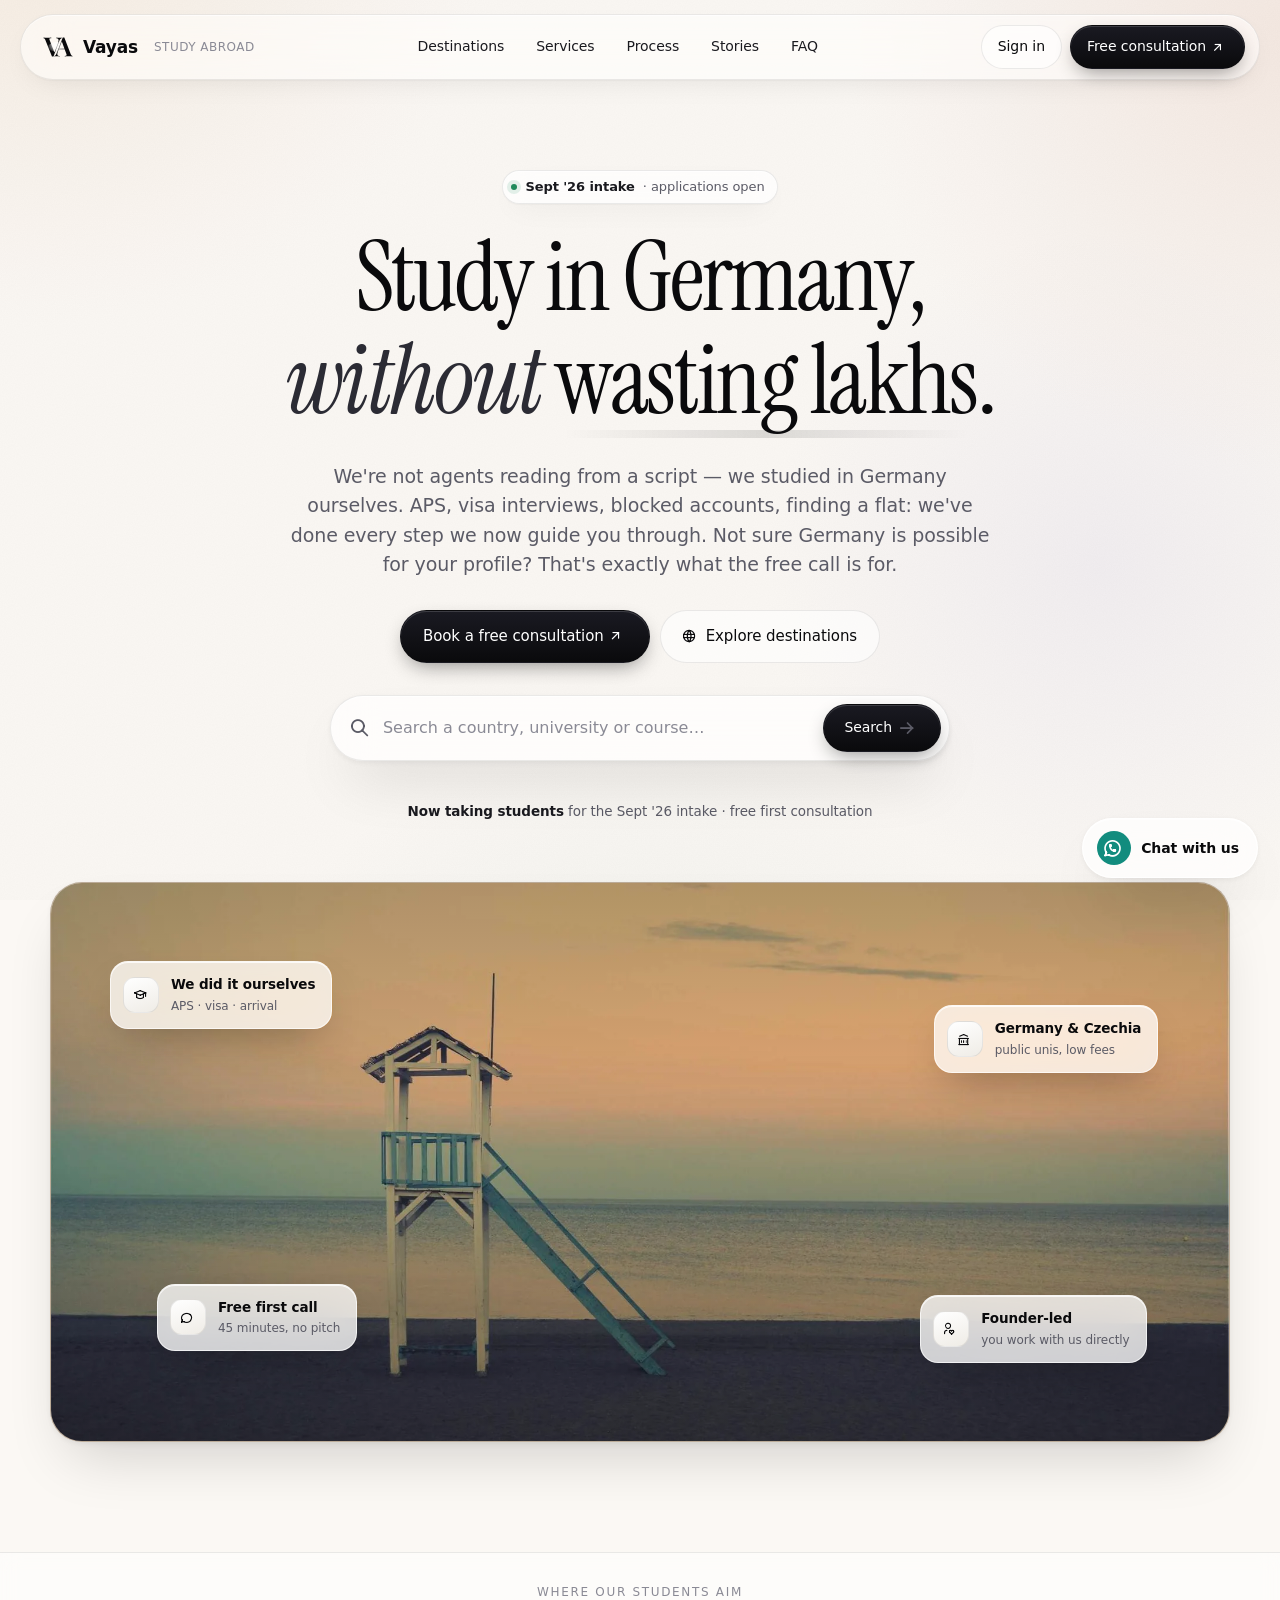
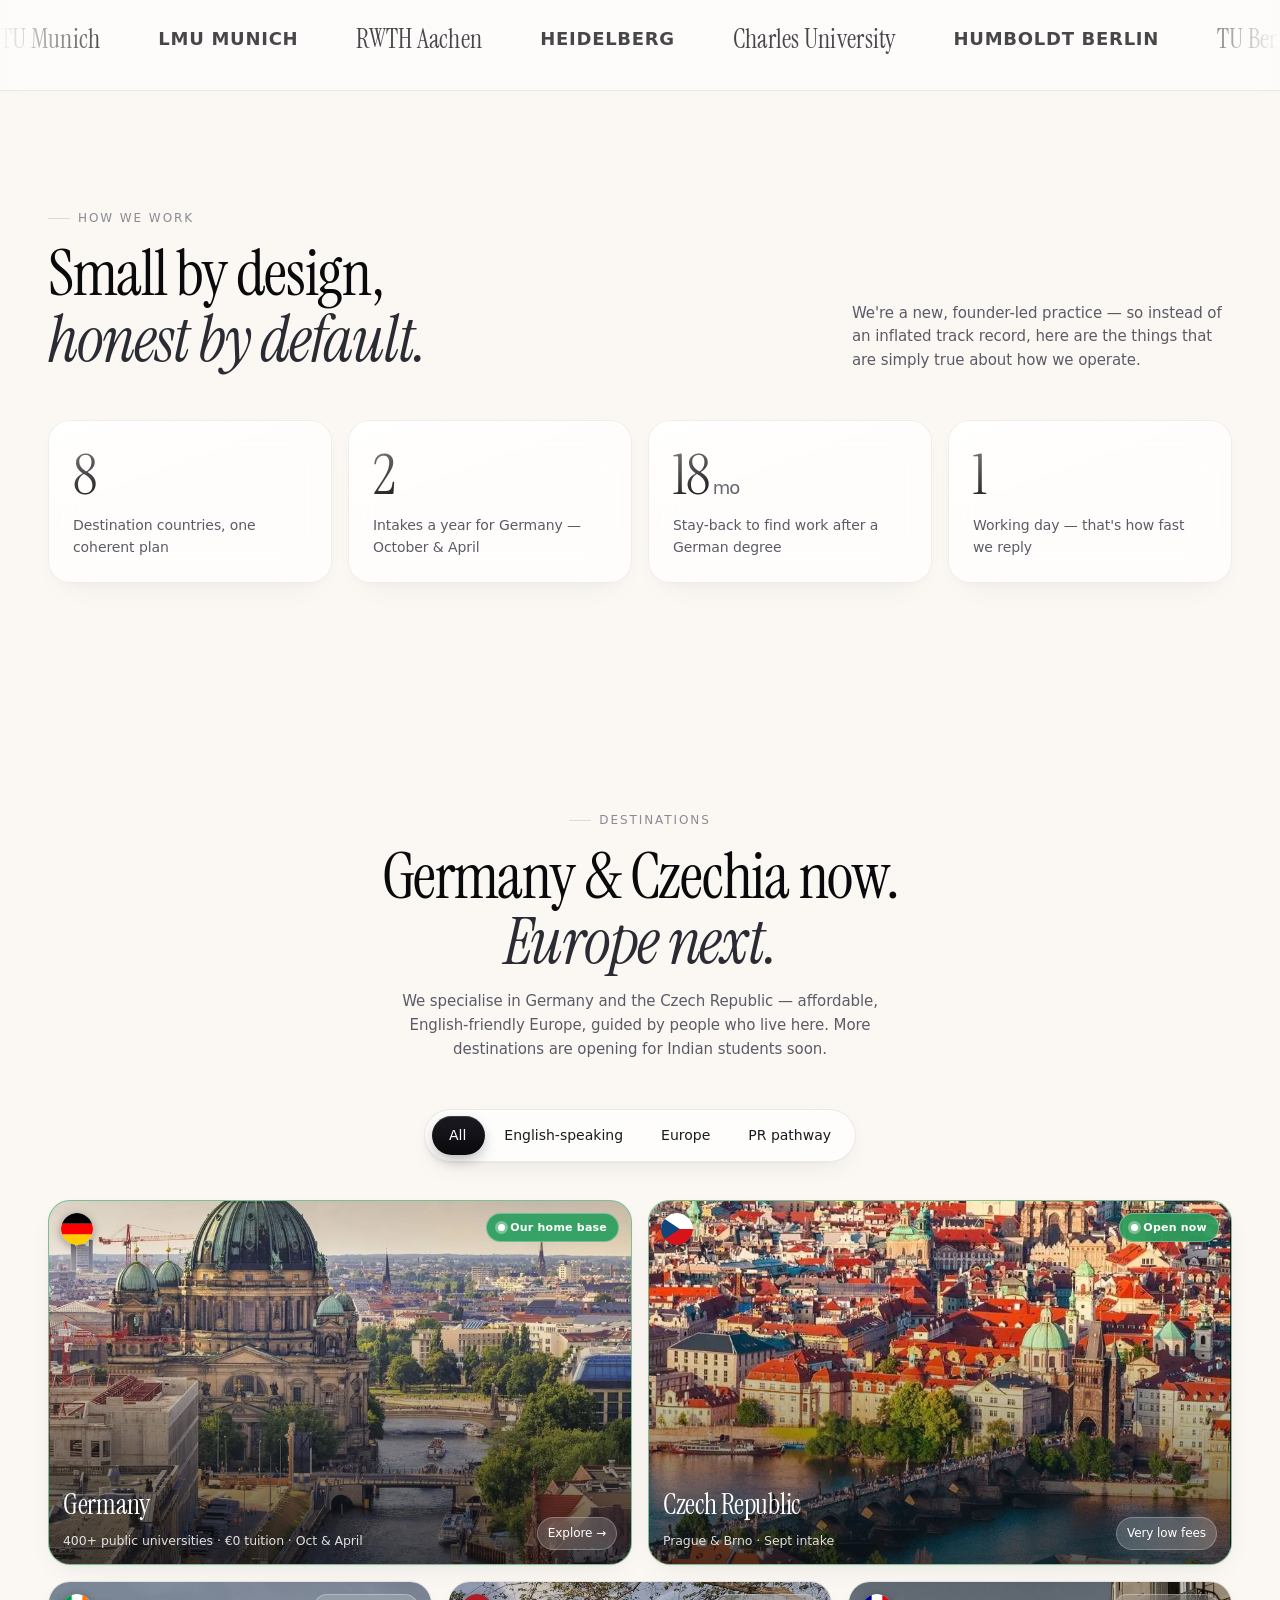
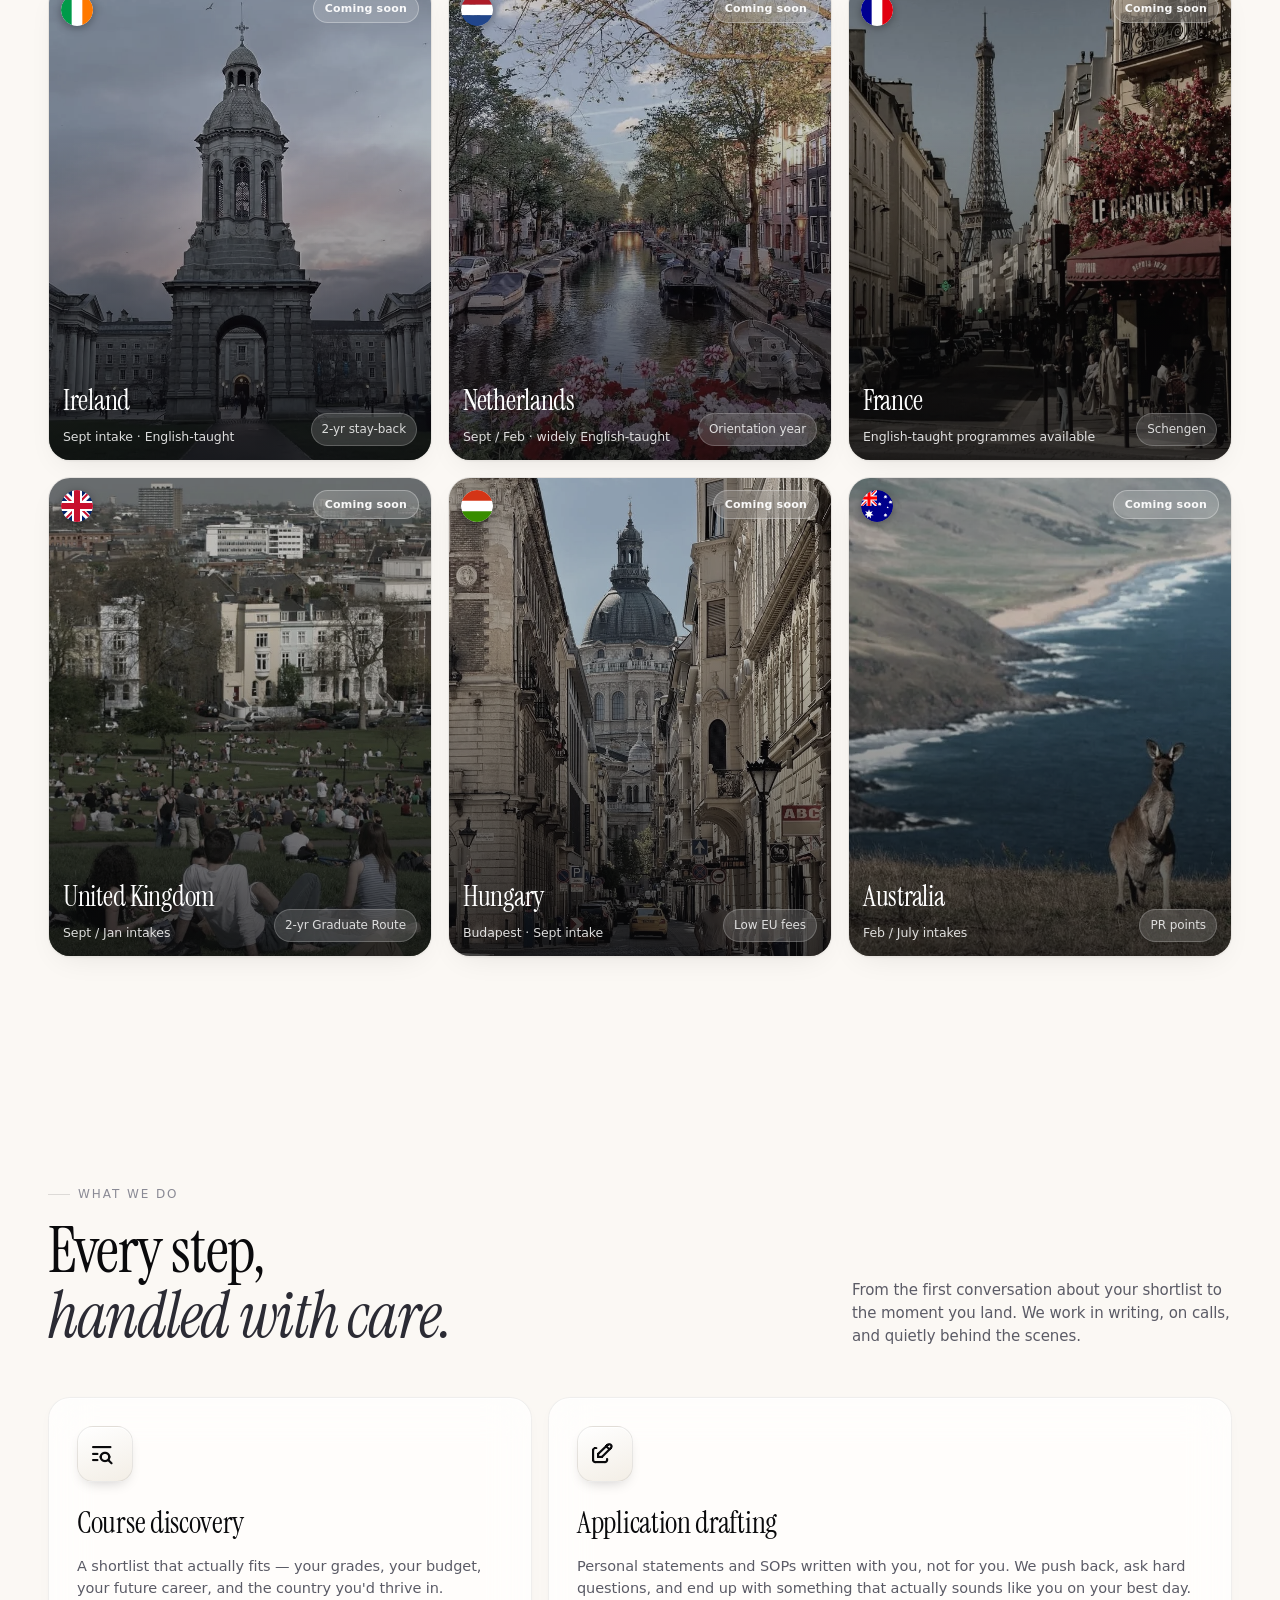
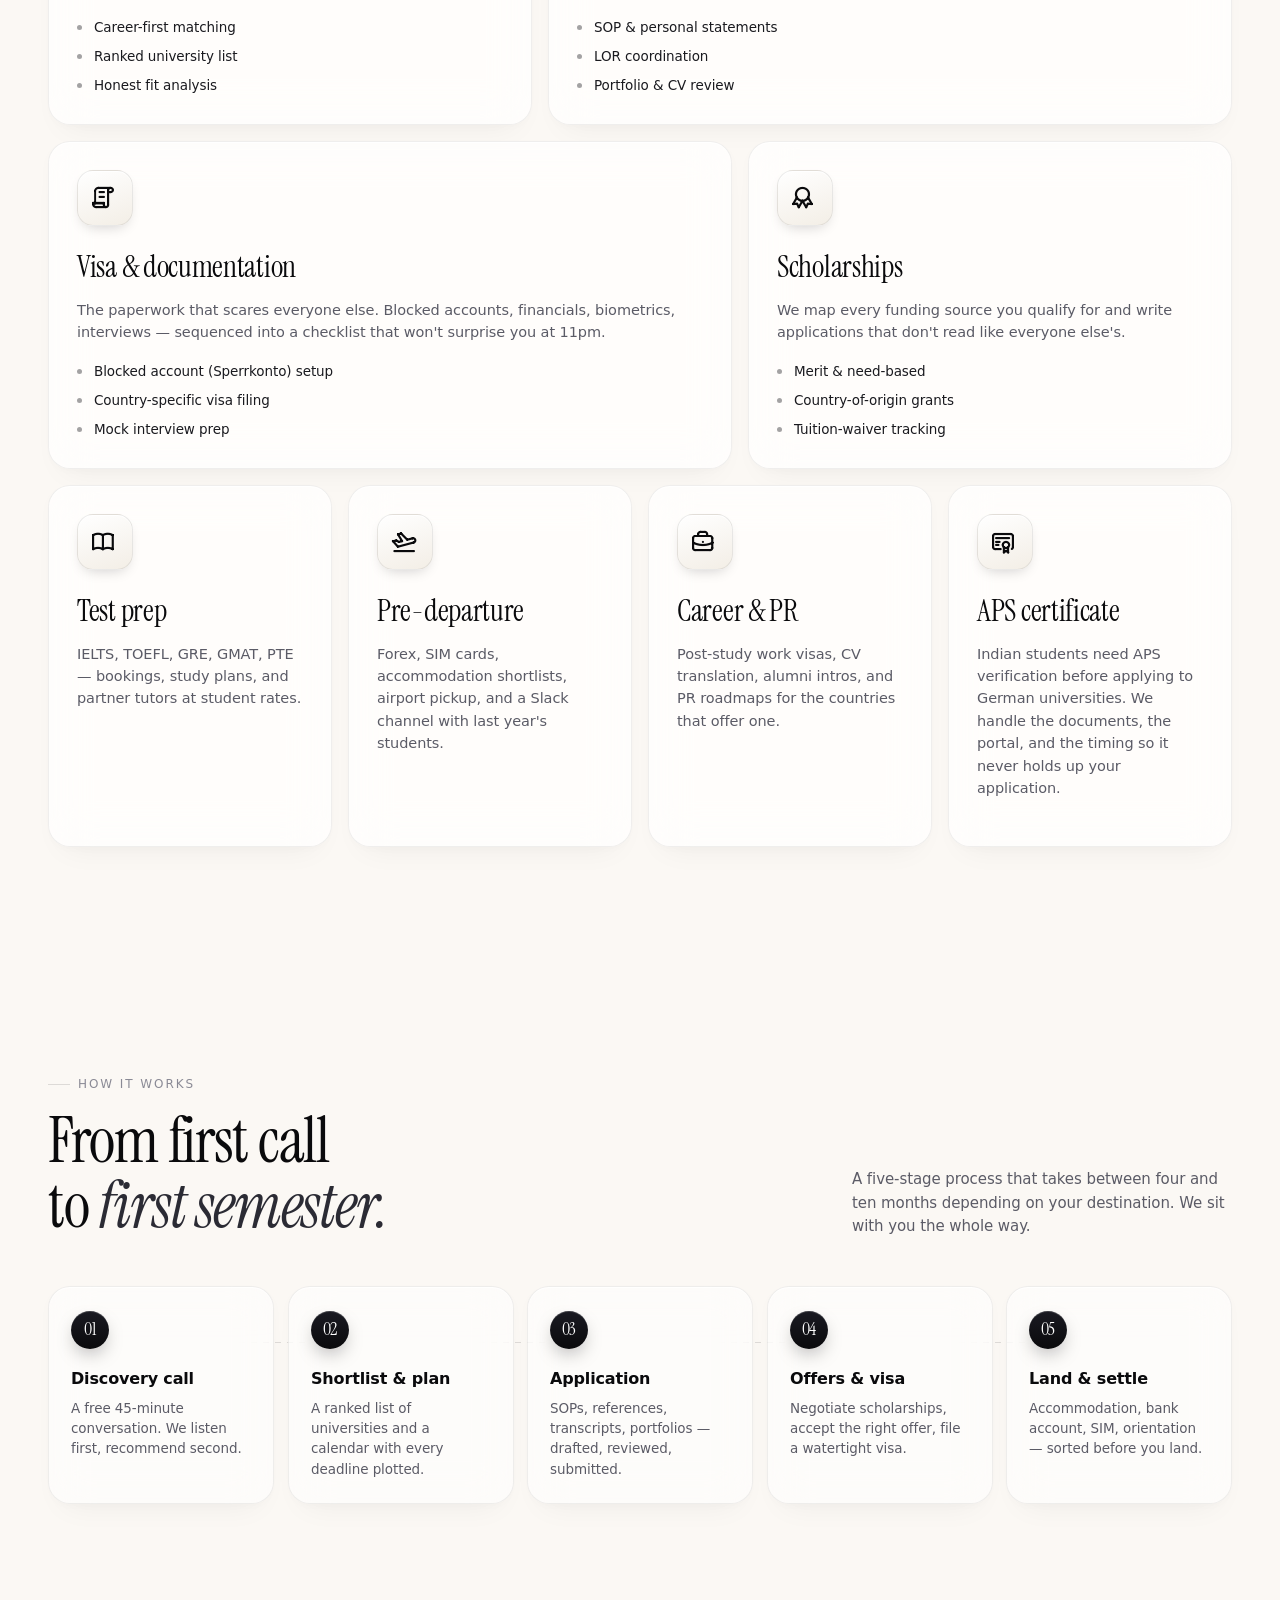
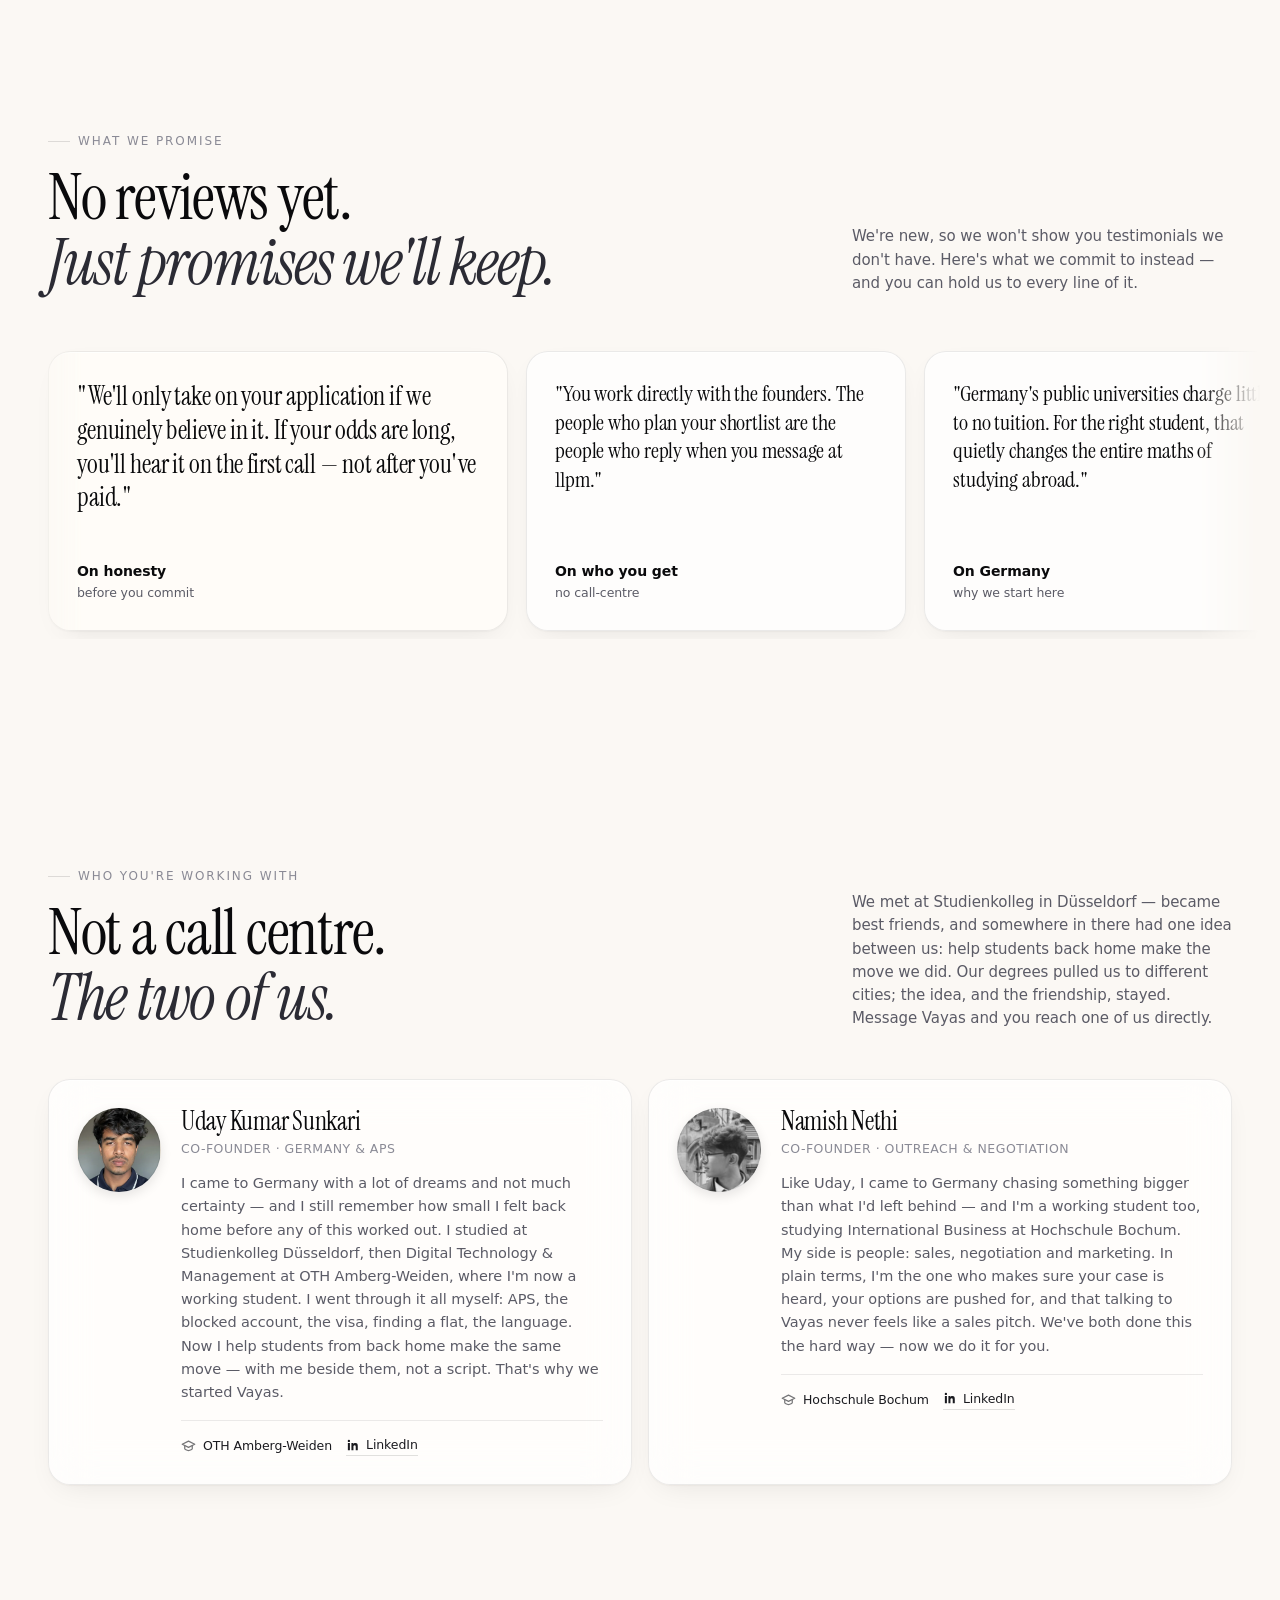
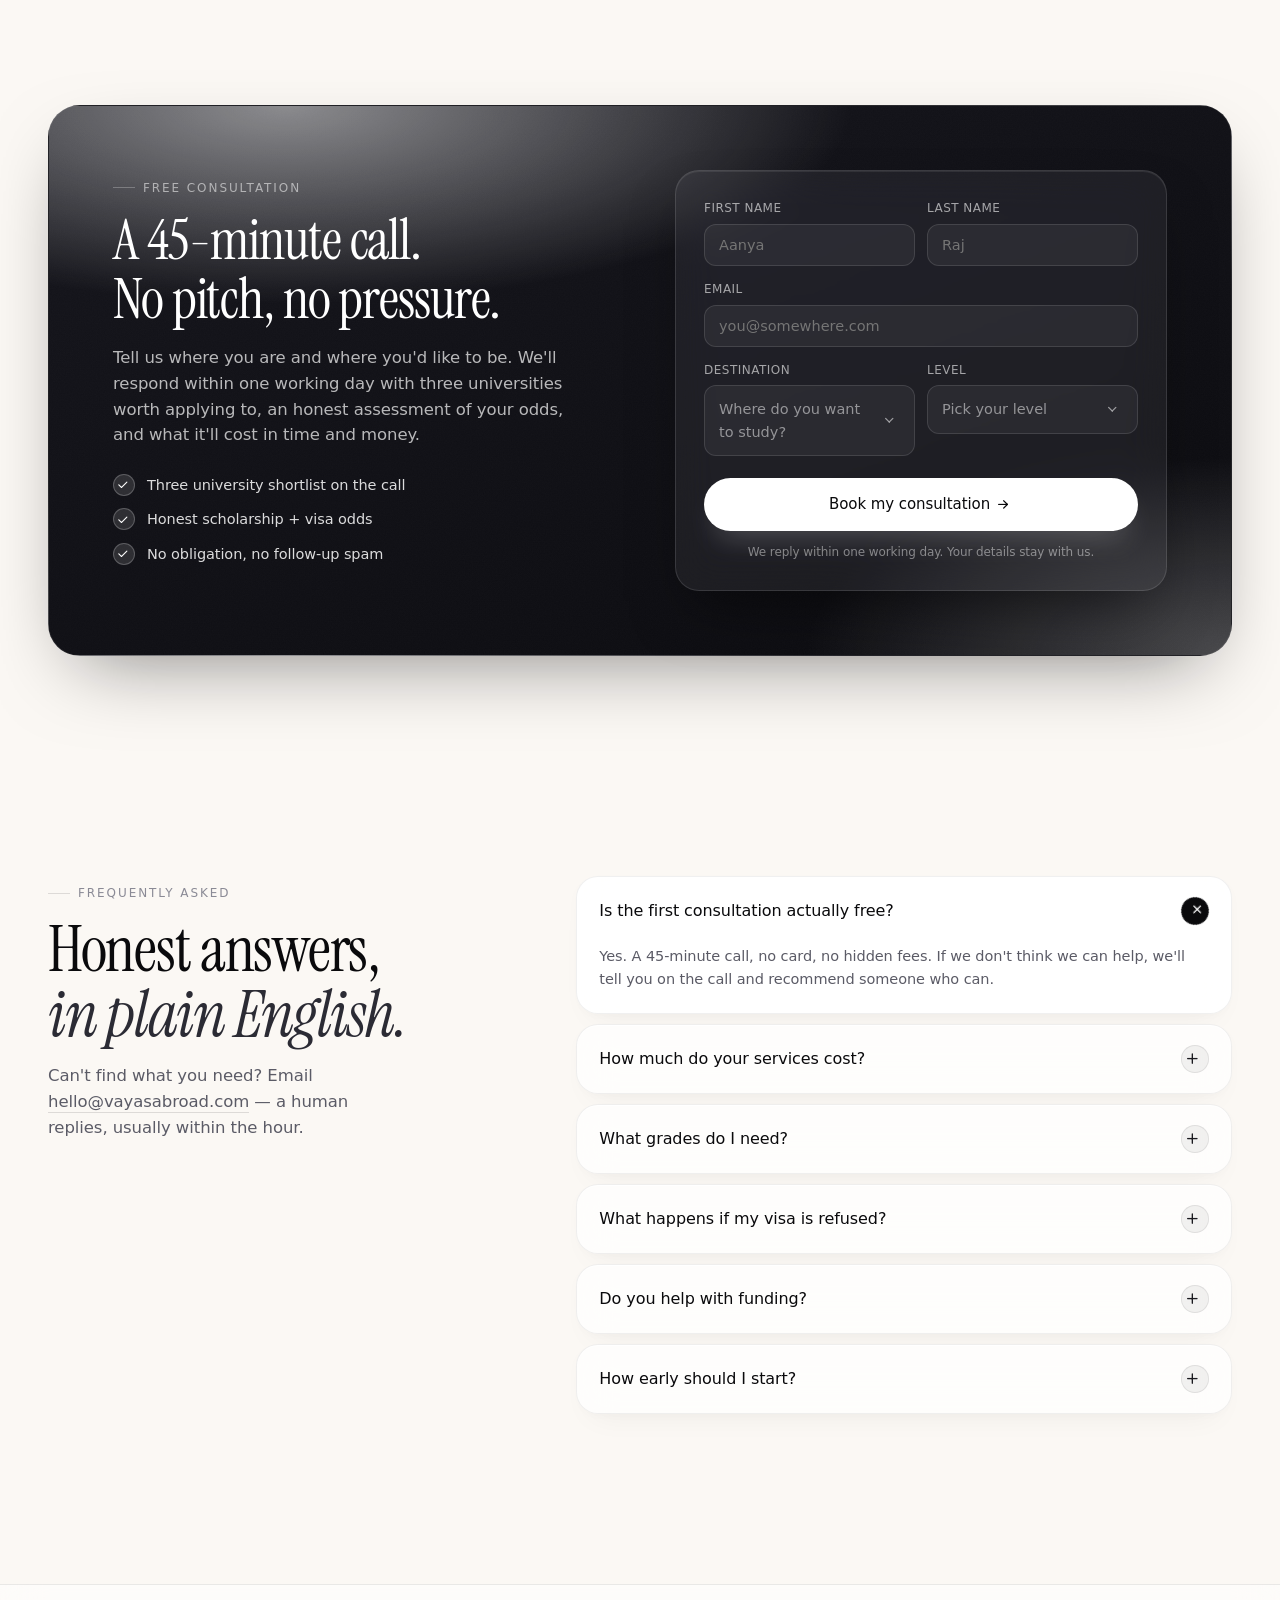
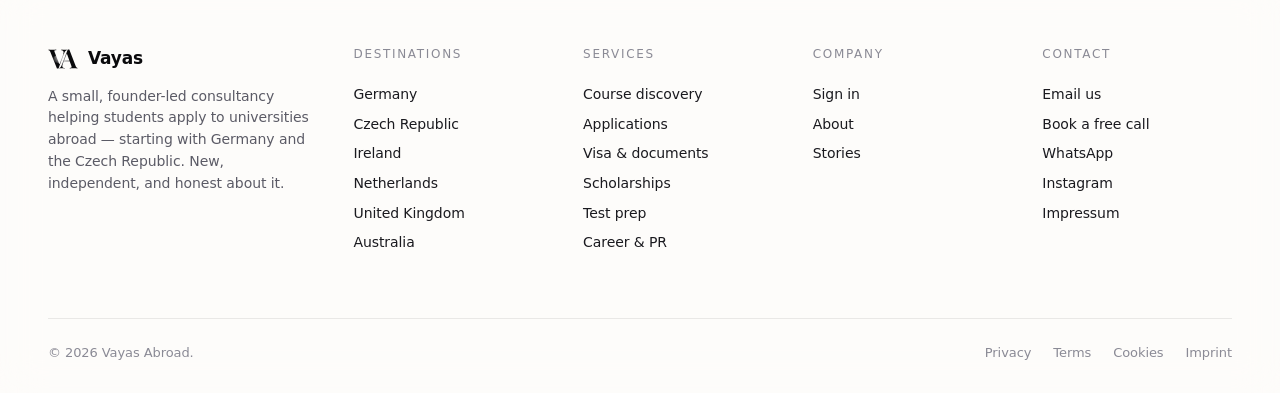
<file: public/index.html>
<!doctype html>
<html lang="en">
<head>
<meta charset="utf-8" />
<meta name="viewport" content="width=device-width, initial-scale=1" />
<title>Vayas — Study in Germany, guided by students who did it</title>
<meta name="description" content="A founder-led consultancy helping Indian students study in Germany — university shortlisting, applications, APS, blocked account and visa guidance. Free first consultation." />
<meta name="robots" content="index, follow" />
<link rel="canonical" href="https://vayasabroad.com/" />
<!-- Social share preview -->
<meta property="og:type" content="website" />
<meta property="og:title" content="Vayas — Study in Germany, guided by students who did it" />
<meta property="og:description" content="Founder-led help for Indian students applying to German universities. Free first consultation, honest advice." />
<meta property="og:url" content="https://vayasabroad.com/" />
<meta name="twitter:card" content="summary_large_image" />
<meta name="twitter:title" content="Vayas — Study in Germany" />
<meta name="twitter:description" content="Founder-led help for Indian students applying to German universities." />
<!-- Favicon (inline SVG, no extra file needed) -->
<link rel="icon" href="data:image/svg+xml,%3Csvg%20xmlns%3D%22http%3A//www.w3.org/2000/svg%22%20viewBox%3D%220%200%20100%20100%22%3E%3Crect%20width%3D%22100%22%20height%3D%22100%22%20rx%3D%2222%22%20fill%3D%22%230a0a0c%22/%3E%3Csvg%20x%3D%2218%22%20y%3D%2230%22%20width%3D%2264%22%20height%3D%2240%22%20viewBox%3D%220%200%201128%20753%22%20fill%3D%22%23f4efe3%22%20preserveAspectRatio%3D%22xMidYMid%20meet%22%3E%3Cg%20transform%3D%22translate%2830.8%2C730.6%29%20scale%281%2C-1%29%22%3E%3Cpath%20d%3D%22M669.638671875%20708V688Q648.71875%20680.64013671875%20624.578857421875%20655.160400390625Q600.43896484375%20629.6806640625%20580.55908203125%20575.56103515625L364.75830078125%20-2.60009765625Q357.95849609375%20-2.1201171875%20350.438720703125%20-1.880126953125Q342.9189453125%20-1.64013671875%20335.1591796875%20-1.64013671875Q327.87939453125%20-1.64013671875%20320.359619140625%20-1.880126953125Q312.83984375%20-2.1201171875%20306.0400390625%20-2.60009765625L53.400390625%20624Q38.88037109375%20660.56005859375%2021.560302734375%20673.780029296875Q4.240234375%20687%20-10.7998046875%20688V708Q16.8798828125%20707%2055.49951171875%20706.0Q94.119140625%20705%20132.19873046875%20705Q176.95849609375%20705%20216.23828125%20706.0Q255.51806640625%20707%20279.39794921875%20708V688Q246.837890625%20687%20229.097900390625%20680.47998046875Q211.35791015625%20673.9599609375%20209.3779296875%20656.4599609375Q207.39794921875%20638.9599609375%20220.8779296875%20604L403.998046875%20134.9990234375L384.158203125%20111.279296875L529.359375%20499.921875Q555.1591796875%20570.2412109375%20555.59912109375%20610.82080078125Q556.0390625%20651.400390625%20534.0390625%20669.2001953125Q512.0390625%20687%20470.9990234375%20688V708Q504.31884765625%20707%20534.078857421875%20706.0Q563.8388671875%20705%20593.6787109375%20705Q616.798828125%20705%20635.71875%20706.0Q654.638671875%20707%20669.638671875%20708Z%22/%3E%3Cg%20transform%3D%22translate%28411.4%2C0%29%22%3E%3Cpath%20d%3D%22M358.99853515625%20710.60009765625%20602.03857421875%2084Q616.55859375%2047.919921875%20634.11865234375%2034.4599609375Q651.6787109375%2021%20666.23876953125%2020V0Q638.55908203125%202%20600.439453125%202.5Q562.31982421875%203%20523.240234375%203Q478.48046875%203%20439.20068359375%202.5Q399.9208984375%202%20376.041015625%200V20Q427.041015625%2022%20440.801025390625%2037.5Q454.56103515625%2053%20434.56103515625%20104L261.04052734375%20575.0810546875L278.96044921875%20598.640625L122.23974609375%20191.27880859375Q101.919921875%20139.279296875%2097.719970703125%20106.01953125Q93.52001953125%2072.759765625%20102.739990234375%2054.35986328125Q111.9599609375%2035.9599609375%20133.179931640625%2028.47998046875Q154.39990234375%2021%20184.919921875%2020V0Q152.60009765625%202%20122.580078125%202.5Q92.56005859375%203%2062.240234375%203Q40.1201171875%203%2020.7001953125%202.5Q1.2802734375%202%20-13.7197265625%200V20Q7.72021484375%2024.52001953125%2029.440185546875%2046.3798828125Q51.16015625%2068.23974609375%2071.52001953125%20121.3994140625L300.2802734375%20710.60009765625Q313.8798828125%20709.64013671875%20329.639404296875%20709.64013671875Q345.39892578125%20709.64013671875%20358.99853515625%20710.60009765625ZM439.240234375%20288V268H141.240234375L151.240234375%20288Z%22/%3E%3C/g%3E%3C/g%3E%3C/svg%3E%3C/svg%3E" />
<link rel="preconnect" href="https://fonts.googleapis.com" />
<link rel="preconnect" href="https://fonts.gstatic.com" crossorigin />
<link href="https://fonts.googleapis.com/css2?family=Instrument+Serif:ital@0;1&display=swap" rel="stylesheet" />
<link rel="stylesheet" href="assets/vayas-icons.css" />
<style>
  :root{
    --ink: #0a0a0c;
    --ink-2: #1a1a1f;
    --muted: #5b5b66;
    --muted-2: #8a8a95;
    --line: rgba(10,10,12,0.08);
    --line-2: rgba(10,10,12,0.12);
    --paper: #ffffff;
    --paper-2: #fafafa;
    --paper-3: #f4f4f6;
    --glass: rgba(255,255,255,0.55);
    --glass-strong: rgba(255,255,255,0.72);
    --glass-edge: rgba(255,255,255,0.9);
    --serif: "Instrument Serif", "New York", "Times New Roman", serif;
    --sans: -apple-system, BlinkMacSystemFont, "SF Pro Display", "SF Pro Text", system-ui, "Segoe UI", Helvetica, Arial, sans-serif;
    --radius-sm: 14px;
    --radius: 22px;
    --radius-lg: 32px;
    --shadow-soft: 0 1px 0 rgba(255,255,255,0.6) inset, 0 1px 2px rgba(10,10,12,0.04), 0 10px 30px -12px rgba(10,10,12,0.10);
    --shadow-lift: 0 1px 0 rgba(255,255,255,0.7) inset, 0 2px 6px rgba(10,10,12,0.06), 0 30px 60px -20px rgba(10,10,12,0.18);
  }
  *{ box-sizing: border-box; }
  html, body{ margin:0; padding:0; }
  html{ scroll-behavior: smooth; }
  body{
    font-family: var(--sans);
    color: var(--ink);
    background: #fbf8f4;
    -webkit-font-smoothing: antialiased;
    -moz-osx-font-smoothing: grayscale;
    line-height: 1.55;
    font-size: 16.5px;
    letter-spacing: -0.005em;
    overflow-x: hidden;
  }
  /* Warm ambient mesh — cream, soft peach, distant sage; no committed brand hue */
  body::before{
    content: "";
    position: fixed; inset: -10vmax;
    z-index: -2;
    background:
      radial-gradient(60vmax 50vmax at 10% 6%,   rgba(245,228,210,0.55), transparent 60%),
      radial-gradient(55vmax 55vmax at 92% 14%,  rgba(238,212,198,0.42), transparent 62%),
      radial-gradient(60vmax 60vmax at 50% 115%, rgba(210,222,210,0.32), transparent 60%),
      radial-gradient(40vmax 40vmax at 80% 60%,  rgba(220,215,232,0.30), transparent 65%),
      #fbf8f4;
    filter: saturate(0.9);
  }
  /* fine grain to kill banding */
  body::after{
    content:"";
    position: fixed; inset:0;
    z-index: -1; pointer-events:none;
    background-image: url("data:image/svg+xml;utf8,<svg xmlns='http://www.w3.org/2000/svg' width='160' height='160'><filter id='n'><feTurbulence type='fractalNoise' baseFrequency='0.9' numOctaves='2' stitchTiles='stitch'/><feColorMatrix values='0 0 0 0 0  0 0 0 0 0  0 0 0 0 0  0 0 0 0.035 0'/></filter><rect width='100%' height='100%' filter='url(%23n)'/></svg>");
    mix-blend-mode: multiply;
    opacity: .55;
  }

  a{ color: inherit; text-decoration: none; }
  button{ font: inherit; color: inherit; background: none; border: 0; cursor: pointer; }

  .wrap{ max-width: 1240px; margin: 0 auto; padding: 0 28px; }

  /* ---------- NAV ---------- */
  .nav{
    position: sticky; top: 14px; z-index: 50;
    margin: 14px auto 0; width: min(1240px, calc(100% - 28px));
    display: flex; align-items: center; justify-content: space-between;
    padding: 10px 14px 10px 22px;
    background: var(--glass);
    backdrop-filter: blur(22px) saturate(160%);
    -webkit-backdrop-filter: blur(22px) saturate(160%);
    border: 1px solid var(--line);
    border-radius: 999px;
    box-shadow: var(--shadow-soft);
  }
  .brand{
    display:flex; align-items:center; gap:10px;
    font-weight: 600; letter-spacing: -0.01em; font-size: 17px;
  }
  .brand-mark{
    width: 26px; height: 26px; border-radius: 50%;
    background: conic-gradient(from 210deg, #0a0a0c, #2a2a35, #0a0a0c);
    position: relative;
    box-shadow: inset 0 0 0 1px rgba(255,255,255,0.18), 0 4px 10px rgba(10,10,12,0.18);
  }
  .brand-mark::after{
    content:""; position:absolute; inset: 5px;
    border-radius: 50%;
    background: radial-gradient(circle at 35% 30%, #fff 0%, rgba(255,255,255,0.0) 55%);
    opacity: .85;
  }
  .brand small{ font-weight: 400; color: var(--muted-2); margin-left:6px; font-size: 12px; letter-spacing: .04em; text-transform: uppercase; }
  .nav-links{ display:flex; gap: 4px; }
  .nav-links a{
    padding: 8px 14px; border-radius: 999px; font-size: 14px; color: var(--ink-2);
    transition: background .2s ease, color .2s ease;
  }
  .nav-links a:hover{ background: rgba(10,10,12,0.05); }
  .nav-cta{ display:flex; gap: 8px; align-items:center; }
  .btn{
    display: inline-flex; align-items:center; gap:8px;
    padding: 10px 16px; border-radius: 999px;
    font-size: 14px; font-weight: 500; letter-spacing: -0.005em;
    transition: transform .15s ease, background .2s ease, box-shadow .2s ease, color .2s ease;
    border: 1px solid transparent; white-space: nowrap;
  }
  .btn-ghost{ color: var(--ink); border-color: var(--line); background: rgba(255,255,255,0.6); }
  .btn-ghost:hover{ background: rgba(255,255,255,0.9); }
  .btn-dark{
    background: linear-gradient(180deg, #1a1a22 0%, #0a0a0c 100%);
    color: #fff;
    box-shadow: 0 1px 0 rgba(255,255,255,0.15) inset, 0 8px 20px -6px rgba(10,10,12,0.45);
  }
  .btn-dark:hover{ transform: translateY(-1px); box-shadow: 0 1px 0 rgba(255,255,255,0.18) inset, 0 14px 28px -10px rgba(10,10,12,0.55); }
  .btn-lg{ padding: 14px 22px; font-size: 15px; }

  /* ---------- HERO ---------- */
  .hero{
    position: relative;
    padding: 90px 0 30px;
    text-align: center;
  }

  .hero-stage{
    position: relative;
    margin: 60px auto 0;
    max-width: 1180px;
    height: clamp(360px, 52vw, 560px);
    border-radius: var(--radius-lg);
    overflow: hidden;
    border: 1px solid var(--line);
    box-shadow: var(--shadow-lift);
    background: #cbb9a5;
  }
  .hero-stage .photo{
    position:absolute; inset:0;
    background-image: url("assets/Hero.webp");
    background-size: cover; background-position: center 38%;
    animation: kenburns 26s ease-in-out infinite alternate;
  }
  @keyframes kenburns{
    from{ transform: scale(1.04) translate(0,0); }
    to  { transform: scale(1.12) translate(-1.5%, -1%); }
  }
  .hero-stage .photo::after{
    content:""; position:absolute; inset:0;
    background:
      linear-gradient(180deg, rgba(255,250,242,0.0) 50%, rgba(20,16,12,0.35) 100%),
      linear-gradient(0deg, rgba(20,16,12,0.0) 60%, rgba(20,16,12,0.18) 100%);
  }
  .hero-stage .stage-chip{
    position:absolute;
    padding: 12px 16px 12px 12px;
    border-radius: 18px;
    background: rgba(255,255,255,0.78);
    backdrop-filter: blur(22px) saturate(160%);
    -webkit-backdrop-filter: blur(22px) saturate(160%);
    border: 1px solid rgba(255,255,255,0.7);
    box-shadow: 0 1px 0 rgba(255,255,255,0.8) inset, 0 18px 40px -16px rgba(10,10,12,0.35);
    display:flex; align-items:center; gap:12px;
    font-size: 13.5px; color: var(--ink);
    text-align: left;
  }
  .hero-stage .stage-chip .ico{
    width: 36px; height: 36px; border-radius: 12px;
    background: linear-gradient(160deg, #fff, #efece6);
    border: 1px solid var(--line);
    display:grid; place-items:center;
  }
  .hero-stage .stage-chip b{ font-weight: 600; display:block; }
  .hero-stage .stage-chip small{ color: var(--muted); font-size: 12px; }
  .hero-stage .chip-1{ left: 5%;  top: 14%;  animation: float 7s ease-in-out infinite; }
  .hero-stage .chip-2{ right: 6%; top: 22%;  animation: float 9s ease-in-out infinite 1s; }
  .hero-stage .chip-3{ left: 9%;  bottom: 16%; animation: float 8s ease-in-out infinite .5s; }
  .hero-stage .chip-4{ right: 7%; bottom: 14%; animation: float 10s ease-in-out infinite 1.5s; }

  .hero-passport{
    position: absolute; right: 7%; bottom: -28px;
    width: 220px; padding: 14px;
    background: rgba(255,255,255,0.78);
    backdrop-filter: blur(22px) saturate(160%);
    -webkit-backdrop-filter: blur(22px) saturate(160%);
    border: 1px solid rgba(255,255,255,0.7);
    border-radius: 18px;
    box-shadow: var(--shadow-lift);
    transform: rotate(-3deg);
    display:none;
  }
  @media(min-width: 900px){ .hero-passport{ display:block; } }
  .eyebrow{
    display: inline-flex; align-items:center; gap:8px;
    padding: 6px 12px 6px 8px;
    border-radius: 999px;
    background: var(--glass-strong);
    border: 1px solid var(--line);
    backdrop-filter: blur(14px);
    -webkit-backdrop-filter: blur(14px);
    font-size: 13px; color: var(--ink-2);
    box-shadow: var(--shadow-soft);
  }
  .eyebrow .dot{ width: 6px; height: 6px; border-radius: 50%; background: #1f8a5b; box-shadow: 0 0 0 4px rgba(31,138,91,0.12); }
  .eyebrow b{ font-weight: 600; }
  .eyebrow span{ color: var(--muted); }

  .hero h1{
    font-family: var(--serif);
    font-weight: 400;
    font-size: clamp(46px, 7.6vw, 104px);
    line-height: 1.06;
    letter-spacing: -0.025em;
    margin: 22px auto 30px;
    max-width: 16ch;
  }
  .hero h1 em{ font-style: italic; color: #2b2b34; }
  .hero h1 .underline{
    position: relative; white-space: nowrap;
  }
  .hero h1 .underline::after{
    content:""; position:absolute; left: 2%; right: 2%; bottom: 4%;
    height: 8px; border-radius: 8px;
    background: linear-gradient(90deg, rgba(10,10,12,0.0), rgba(10,10,12,0.12), rgba(10,10,12,0.0));
  }
  .hero p.lede{
    max-width: 58ch; margin: 0 auto;
    font-size: clamp(16px, 1.5vw, 19px);
    color: var(--muted);
    text-wrap: pretty;
  }
  .hero-cta{
    display: inline-flex; gap: 10px; margin-top: 30px; align-items: center;
  }

  /* ---------- HERO SEARCH ---------- */
  .hero-search{
    position: relative;
    margin: 32px auto 0;
    max-width: 620px;
    z-index: 30;
  }
  .hero-search .search-box{
    display:flex; align-items:center; gap: 12px;
    padding: 8px 8px 8px 20px;
    background: var(--glass-strong);
    border: 1px solid var(--line);
    backdrop-filter: blur(22px) saturate(160%);
    -webkit-backdrop-filter: blur(22px) saturate(160%);
    border-radius: 999px;
    box-shadow: var(--shadow-lift);
    transition: box-shadow .25s ease, transform .25s ease, border-color .25s ease;
  }
  .hero-search:focus-within .search-box{
    border-color: rgba(10,10,12,0.18);
    box-shadow: 0 0 0 6px rgba(10,10,12,0.04), var(--shadow-lift);
  }
  .hero-search .search-box i.ti{
    color: var(--muted); font-size: 20px;
  }
  .hero-search input{
    flex: 1; border: 0; outline: 0; background: transparent;
    font: 500 16px var(--sans); color: var(--ink);
    padding: 12px 0;
  }
  .hero-search input::placeholder{ color: var(--muted-2); font-weight: 400; }
  .hero-search .btn-dark{ padding: 12px 20px; font-size: 14px; }
  .hero-search .search-results{
    position: absolute; top: calc(100% + 10px); left: 0; right: 0;
    background: rgba(255,255,255,0.92);
    border: 1px solid var(--line);
    backdrop-filter: blur(26px) saturate(160%);
    -webkit-backdrop-filter: blur(26px) saturate(160%);
    border-radius: 22px;
    box-shadow: var(--shadow-lift);
    padding: 8px;
    max-height: 0; overflow: hidden;
    opacity: 0; transform: translateY(-6px) scale(0.98);
    transform-origin: top center;
    transition: opacity .25s ease, transform .3s cubic-bezier(.2,.7,.2,1), max-height .35s ease;
    pointer-events: none;
    text-align: left;
  }
  .hero-search.open .search-results{
    opacity: 1; transform: translateY(0) scale(1);
    max-height: 420px; pointer-events: auto;
  }
  .search-cat{
    font-size: 11px; letter-spacing: .14em; text-transform: uppercase;
    color: var(--muted-2); padding: 12px 14px 6px;
  }
  .search-row{
    display:flex; align-items:center; gap: 12px;
    padding: 10px 14px;
    border-radius: 14px; cursor: pointer;
    transition: background .15s ease;
  }
  .search-row:hover, .search-row.active{ background: rgba(10,10,12,0.05); }
  .search-row .row-ico{
    width: 34px; height: 34px; border-radius: 10px;
    background: linear-gradient(160deg, #fff, #efeae0);
    border: 1px solid var(--line);
    display:grid; place-items:center;
    font-size: 16px; color: var(--ink);
  }
  .search-row .row-main{ flex: 1; min-width:0; }
  .search-row .row-name{ font-size: 14.5px; font-weight: 500; color: var(--ink); }
  .search-row .row-meta{ font-size: 12.5px; color: var(--muted); }
  .search-row .row-tag{
    font-size: 11.5px; color: var(--muted);
    padding: 4px 10px; border-radius: 999px;
    background: rgba(10,10,12,0.04);
    border: 1px solid var(--line);
    white-space: nowrap;
  }
  .search-empty{
    padding: 28px 14px; text-align: center;
    color: var(--muted); font-size: 14px;
  }
  .hero-meta{
    margin-top: 40px;
    display: flex; align-items: center; justify-content: center; gap: 26px;
    color: var(--muted);
    font-size: 13.5px;
  }
  .avatars{ display:flex; }
  .avatars span{
    width: 32px; height: 32px; border-radius: 50%;
    margin-left: -8px; border: 2px solid #fff;
    background-size: cover; background-position: center;
    display: inline-block;
    box-shadow: 0 4px 10px rgba(10,10,12,0.1);
  }
  .avatars span:nth-child(1){ background-image: url('assets/avatar.svg'); margin-left:0; }
  .avatars span:nth-child(2){ background-image: url('assets/avatar.svg'); }
  .avatars span:nth-child(3){ background-image: url('assets/avatar.svg'); }
  .avatars span:nth-child(4){ background-image: url('assets/avatar.svg'); }
  .avatars span:nth-child(5){ background-image: url('assets/avatar.svg'); }

  @keyframes float{
    0%, 100% { transform: translateY(0); }
    50%      { transform: translateY(-8px); }
  }

  /* ---------- LOGO STRIP (marquee) ---------- */
  .partners{
    margin-top: 80px;
    padding: 26px 0;
    border-top: 1px solid var(--line);
    border-bottom: 1px solid var(--line);
    background: rgba(255,255,255,0.5);
    backdrop-filter: blur(10px);
    -webkit-backdrop-filter: blur(10px);
    overflow: hidden;
    position: relative;
  }
  .partners-label{
    text-align:center;
    font-size: 12px; letter-spacing: .14em; text-transform: uppercase;
    color: var(--muted-2);
    margin: 0 0 18px;
  }
  .marquee{ overflow: hidden; mask-image: linear-gradient(90deg, transparent 0, #000 8%, #000 92%, transparent 100%); -webkit-mask-image: linear-gradient(90deg, transparent 0, #000 8%, #000 92%, transparent 100%); }
  .marquee-track{
    display: flex; gap: 58px; align-items: center;
    width: max-content;
    animation: marquee 38s linear infinite;
  }
  .marquee:hover .marquee-track{ animation-play-state: paused; }
  @keyframes marquee{
    from{ transform: translateX(0); }
    to  { transform: translateX(-50%); }
  }
  .marquee-track span{
    font-family: var(--serif); font-size: 26px; letter-spacing: .01em; color: var(--ink-2);
    white-space: nowrap; opacity: .8;
  }
  .marquee-track span.sans{ font-family: var(--sans); font-weight: 600; font-size: 18px; letter-spacing: .04em; text-transform: uppercase; }

  /* ---------- SECTIONS ---------- */
  section{ padding: 110px 0; position: relative; }
  .section-head{
    display:flex; align-items: flex-end; justify-content: space-between; gap: 40px;
    margin-bottom: 48px;
  }
  .section-head .left{ max-width: 640px; }
  .kicker{
    font-size: 12px; letter-spacing: .16em; text-transform: uppercase;
    color: var(--muted-2); font-weight: 500;
    display:inline-flex; align-items:center; gap:8px;
  }
  .kicker::before{ content:""; width: 22px; height: 1px; background: var(--line-2); display:inline-block; }
  h2.display{
    font-family: var(--serif); font-weight: 400;
    font-size: clamp(36px, 5vw, 64px);
    line-height: 1.02; letter-spacing: -0.02em;
    margin: 14px 0 0;
  }
  h2.display em{ font-style: italic; color: #2b2b34; }
  .section-head .right{ max-width: 380px; color: var(--muted); font-size: 15px; }

  /* ---------- STATS ---------- */
  .stats{
    display:grid; grid-template-columns: repeat(4, 1fr); gap: 16px;
  }
  .stat{
    padding: 26px 24px 24px;
    border-radius: var(--radius);
    background: var(--glass-strong);
    border: 1px solid var(--line);
    backdrop-filter: blur(20px) saturate(160%);
    -webkit-backdrop-filter: blur(20px) saturate(160%);
    box-shadow: var(--shadow-soft);
    position: relative; overflow: hidden;
  }
  .stat::before{
    content:""; position:absolute; inset: 0;
    background: linear-gradient(160deg, rgba(255,255,255,0.7), rgba(255,255,255,0) 40%);
    pointer-events: none;
  }
  .stat .num{
    font-family: var(--serif); font-size: 56px; line-height: 1; letter-spacing: -0.02em;
    display:flex; align-items: baseline; gap: 4px;
  }
  .stat .num sup{ font-family: var(--sans); font-size: 18px; color: var(--muted); top: -0.7em; font-weight: 500; }
  .stat .label{ margin-top: 12px; color: var(--muted); font-size: 14px; }

  /* ---------- DESTINATIONS ---------- */
  .dest-tabs{
    position: relative;
    display:inline-flex; gap: 2px; padding: 6px;
    background: var(--glass-strong);
    border:1px solid var(--line);
    border-radius: 999px;
    backdrop-filter: blur(20px);
    -webkit-backdrop-filter: blur(20px);
    box-shadow: var(--shadow-soft);
    width: max-content;
    margin: 0 auto 38px;
  }
  .dest-tabs-wrap{ display:flex; justify-content:center; }
  .dest-tab{
    position: relative; z-index: 2;
    padding: 9px 18px; border-radius: 999px; font-size: 14px; color: var(--ink-2);
    transition: color .35s ease;
  }
  .dest-tab[aria-selected="true"]{ color: #fff; }
  .dest-tab:not([aria-selected="true"]):hover{ color: var(--ink); }
  .tab-indicator{
    position: absolute; top: 6px; left: 6px;
    height: calc(100% - 12px);
    background: linear-gradient(180deg, #1a1a22 0%, #0a0a0c 100%);
    border-radius: 999px;
    box-shadow: 0 1px 0 rgba(255,255,255,0.15) inset, 0 6px 16px -4px rgba(10,10,12,0.4);
    transition: transform .45s cubic-bezier(.6,.05,.05,1), width .45s cubic-bezier(.6,.05,.05,1);
    z-index: 1;
    pointer-events: none;
  }

  .destinations{
    display:grid; grid-template-columns: repeat(6, 1fr); gap: 16px;
  }
  /* smooth tab switching */
  .destinations{ transition: opacity .22s ease, height .34s cubic-bezier(.2,.7,.2,1); }
  .destinations.switching{ opacity: 0; }
  .dest-card.pre{ opacity: 0; transform: translateY(12px) scale(.985); }
  @media (prefers-reduced-motion: reduce){
    .destinations{ transition: none !important; height: auto !important; }
    .dest-card.pre{ opacity: 1 !important; transform: none !important; }
  }
  .dest-card{
    position: relative;
    aspect-ratio: 4/5;
    grid-column: span 2;
    border-radius: var(--radius);
    overflow: hidden;
    border: 1px solid var(--line);
    box-shadow: var(--shadow-soft);
    cursor: pointer;
    display: block;
    color: inherit;
    text-decoration: none;
    transition: transform .3s ease, box-shadow .3s ease;
  }
  .dest-card:hover{ transform: translateY(-4px); box-shadow: var(--shadow-lift); }
  .dest-card.front{ grid-column: span 3; aspect-ratio: 16/10; }
  .dest-card.front h3{ font-size: 32px; }
  .dest-card.front .sub{ max-width: 48ch; }
  .feat-row{ display:flex; flex-wrap:wrap; gap:6px; margin-top:10px; }
  .feat-row .glass-pill{ font-size: 11.5px; }
  .dest-bg{
    position:absolute; inset:0;
    background-size: cover; background-position: center;
    transition: transform .6s cubic-bezier(.2,.7,.2,1);
  }
  .dest-card:hover .dest-bg{ transform: scale(1.06); }
  .dest-card .scrim{
    position:absolute; inset:0;
    background: linear-gradient(180deg, rgba(10,10,12,0.0) 30%, rgba(10,10,12,0.5) 80%, rgba(10,10,12,0.7) 100%);
  }
  .dest-card .meta{
    position:absolute; left: 14px; right: 14px; bottom: 14px;
    color: #fff;
    display:flex; justify-content: space-between; align-items: flex-end;
  }
  .dest-card .meta h3{ margin: 0; font-family: var(--serif); font-weight: 400; font-size: 28px; letter-spacing: -0.01em; }
  .dest-card .meta .sub{ display:flex; gap: 10px; align-items:center; font-size: 12.5px; opacity: .85; margin-top: 4px; }
  .dest-card .glass-pill{
    background: rgba(255,255,255,0.18);
    backdrop-filter: blur(14px); -webkit-backdrop-filter: blur(14px);
    border: 1px solid rgba(255,255,255,0.25);
    color: #fff; padding: 6px 10px; border-radius: 999px;
    font-size: 12px; white-space: nowrap;
  }
  .flag-img{ width: 21px; height: 16px; border-radius: 3px; object-fit: cover; display: block; box-shadow: 0 0 0 1px rgba(10,10,12,0.08); }
  .dest-card .flag .flag-fill{
    width: 100%; height: 100%; border-radius: 50%; object-fit: cover; display: block;
  }
  .dest-card .flag{
    position:absolute; top: 12px; left: 12px;
    width: 32px; height: 32px; border-radius: 50%;
    overflow: hidden;
    box-shadow: 0 2px 8px rgba(10,10,12,0.35);
  }
  /* live vs coming-soon treatment */
  .dest-card .corner-badge{
    position:absolute; top: 12px; right: 12px; z-index: 2;
    font-size: 11px; font-weight: 600; letter-spacing: .02em;
    padding: 5px 11px; border-radius: 999px;
    backdrop-filter: blur(14px); -webkit-backdrop-filter: blur(14px);
    border: 1px solid rgba(255,255,255,0.3);
    display: inline-flex; align-items: center; gap: 5px;
  }
  .dest-card.live{ outline: 2px solid rgba(38,158,92,0.55); outline-offset: -2px; }
  .dest-card.live .corner-badge{ background: rgba(38,158,92,0.9); color: #fff; }
  .dest-card.live .corner-badge::before{
    content:""; width:7px; height:7px; border-radius:50%; background:#fff;
    box-shadow: 0 0 0 3px rgba(255,255,255,0.35);
  }
  .dest-card.soon .corner-badge{ background: rgba(255,255,255,0.16); color: rgba(255,255,255,0.95); }
  .dest-card.soon .dest-bg{ filter: grayscale(0.5) brightness(0.82); }
  .dest-card.soon .glass-pill{ opacity: .85; }

  /* destination card photos via background-image inline */
  .dest-bg{ background-color: #cbb9a5; }
  .dest-bg.has-pattern::before{
    content:""; position:absolute; inset:0;
    background:
      radial-gradient(circle at 20% 30%, rgba(255,255,255,0.12), transparent 35%),
      radial-gradient(circle at 75% 70%, rgba(255,255,255,0.08), transparent 40%);
    mix-blend-mode: screen;
  }

  /* ---------- SERVICES ---------- */
  .services-grid{
    display:grid; grid-template-columns: repeat(12, 1fr); gap: 16px;
  }
  .svc{
    padding: 28px;
    border-radius: var(--radius);
    background: var(--glass-strong);
    border: 1px solid var(--line);
    backdrop-filter: blur(22px) saturate(160%);
    -webkit-backdrop-filter: blur(22px) saturate(160%);
    box-shadow: var(--shadow-soft);
    position: relative;
    transition: transform .25s ease, box-shadow .25s ease;
  }
  .svc:hover{ transform: translateY(-3px); box-shadow: var(--shadow-lift); }
  .svc .ico-lg{
    width: 56px; height: 56px; border-radius: 16px;
    background: linear-gradient(160deg, #fff, #f3eee6);
    border: 1px solid var(--line);
    display:grid; place-items: center;
    color: var(--ink);
    font-size: 26px;
    box-shadow: 0 1px 0 rgba(255,255,255,0.9) inset, 0 6px 14px -6px rgba(10,10,12,0.2);
    margin-bottom: 18px;
    transition: transform .4s cubic-bezier(.2,.7,.2,1);
  }
  .svc:hover .ico-lg{ transform: scale(1.08) rotate(-3deg); }
  .svc h3{ font-family: var(--serif); font-weight: 400; font-size: 30px; letter-spacing: -0.01em; margin: 0 0 8px; }
  .svc p{ color: var(--muted); font-size: 14.5px; margin: 0 0 18px; }
  .svc ul{ list-style: none; padding:0; margin:0; display:flex; flex-direction: column; gap: 8px; }
  .svc li{ font-size: 13.5px; color: var(--ink-2); display:flex; align-items:center; gap:8px; }
  .svc li::before{
    content:""; width:14px; height:14px; border-radius: 50%;
    background: radial-gradient(circle at 35% 35%, #fff, #d8d8df);
    border: 1px solid var(--line-2);
    flex: 0 0 14px;
  }

  .svc.s1{ grid-column: span 5; }
  .svc.s2{ grid-column: span 7; }
  .svc.s3{ grid-column: span 7; }
  .svc.s4{ grid-column: span 5; }
  .svc.s5{ grid-column: span 3; }
  .svc.s6{ grid-column: span 3; }
  .svc.s7{ grid-column: span 3; }
  .svc.s8{ grid-column: span 3; }

  /* ---------- PROCESS ---------- */
  .process{
    display:grid; grid-template-columns: repeat(5, 1fr); gap: 14px;
    counter-reset: step;
    position: relative;
  }
  .process::before{
    content:""; position: absolute; left: 4%; right: 4%; top: 56px;
    height: 1px;
    background-image: linear-gradient(90deg, var(--line-2) 50%, transparent 50%);
    background-size: 12px 1px;
    z-index: 0;
  }
  .step{ position: relative; z-index: 1; }
  .step:hover .num-pill{ transform: scale(1.08); }
  .step{
    padding: 24px 22px;
    background: var(--glass);
    border: 1px solid var(--line);
    border-radius: var(--radius);
    backdrop-filter: blur(20px); -webkit-backdrop-filter: blur(20px);
    box-shadow: var(--shadow-soft);
    position: relative;
  }
  .step .num-pill{
    display:inline-flex; align-items: center; justify-content:center;
    width: 38px; height: 38px; border-radius: 50%;
    background: linear-gradient(180deg, #1a1a22, #0a0a0c);
    color: #fff;
    font-family: var(--serif); font-size: 18px;
    margin-bottom: 18px;
    box-shadow: 0 1px 0 rgba(255,255,255,0.15) inset, 0 8px 20px -6px rgba(10,10,12,0.4);
    transition: transform .35s cubic-bezier(.2,.7,.2,1);
  }
  .step h4{ margin: 0 0 6px; font-size: 16px; font-weight: 600; letter-spacing: -0.01em; }
  .step p{ margin: 0; color: var(--muted); font-size: 13.5px; line-height: 1.5; }

  /* ---------- TESTIMONIALS ---------- */
  .testimonials{
    display:grid; grid-template-columns: 1.2fr 1fr 1fr; gap: 16px;
  }
  .testimonials.hidden{ display:none; }
  /* ---------- TESTIMONIALS (auto-scroll carousel) ---------- */
  .t-marquee{
    position: relative;
    overflow: hidden;
    margin: 0 -28px;
    padding: 8px 0;
    mask-image: linear-gradient(90deg, transparent 0, #000 5%, #000 95%, transparent 100%);
    -webkit-mask-image: linear-gradient(90deg, transparent 0, #000 5%, #000 95%, transparent 100%);
  }
  .t-track{
    display:flex; gap: 18px; width: max-content;
    padding: 0 28px;
    animation: t-scroll 60s linear infinite;
  }
  .t-marquee:hover .t-track{ animation-play-state: paused; }
  @keyframes t-scroll{
    from{ transform: translateX(0); }
    to  { transform: translateX(-50%); }
  }
  .tcard{
    flex: 0 0 380px;
    padding: 28px;
    border-radius: var(--radius);
    background: var(--glass-strong);
    border: 1px solid var(--line);
    backdrop-filter: blur(22px) saturate(160%);
    -webkit-backdrop-filter: blur(22px) saturate(160%);
    box-shadow: var(--shadow-soft);
    display: flex; flex-direction: column; justify-content: space-between;
    min-height: 280px;
    transition: transform .3s ease, box-shadow .3s ease;
  }
  .tcard:hover{ transform: translateY(-4px); box-shadow: var(--shadow-lift); }
  .tcard.feature{ flex-basis: 460px; background: rgba(255,253,248,0.85); }
  .quote{ font-family: var(--serif); font-size: 22px; line-height: 1.3; letter-spacing: -0.005em; color: var(--ink); }
  .tcard.feature .quote{ font-size: 26px; }
  .who{ display:flex; align-items:center; gap: 12px; margin-top: 24px; }
  .who .av{
    width: 44px; height: 44px; border-radius: 50%;
    background-size: cover; background-position: center;
    border: 2px solid #fff;
    box-shadow: 0 4px 10px rgba(10,10,12,0.12);
    flex: 0 0 44px;
  }
  .who .who-name{ font-weight: 600; font-size: 14px; }
  .who .who-meta{ font-size: 12.5px; color: var(--muted); }
  .tcard .stars{ display:flex; gap: 2px; color: #d8a23a; font-size: 14px; margin-bottom: 14px; }

  /* ---------- CONSULT FORM ---------- */
  .consult{
    position: relative;
    border-radius: var(--radius-lg);
    background:
      radial-gradient(80% 60% at 20% 0%, rgba(255,255,255,0.5), transparent 60%),
      radial-gradient(60% 60% at 100% 100%, rgba(255,255,255,0.25), transparent 60%),
      linear-gradient(160deg, #14141b 0%, #0a0a0e 100%);
    color: #fff;
    padding: 64px;
    display:grid; grid-template-columns: 1.05fr 1fr; gap: 60px;
    border: 1px solid rgba(255,255,255,0.08);
    box-shadow: 0 30px 80px -30px rgba(10,10,12,0.5);
  }
  .consult::before{
    content:""; position:absolute; inset: 0; pointer-events:none;
    border-radius: var(--radius-lg);
    overflow: hidden;
    background-image: url("data:image/svg+xml;utf8,<svg xmlns='http://www.w3.org/2000/svg' width='160' height='160'><filter id='n'><feTurbulence type='fractalNoise' baseFrequency='0.85' numOctaves='2' stitchTiles='stitch'/><feColorMatrix values='0 0 0 0 1  0 0 0 0 1  0 0 0 0 1  0 0 0 0.06 0'/></filter><rect width='100%' height='100%' filter='url(%23n)'/></svg>");
    mix-blend-mode: screen;
    opacity: .35;
  }
  .consult .kicker{ color: rgba(255,255,255,0.55); }
  .consult .kicker::before{ background: rgba(255,255,255,0.25); }
  .consult h2{
    font-family: var(--serif); font-weight: 400; font-size: clamp(36px, 4.5vw, 56px);
    line-height: 1.05; letter-spacing: -0.02em; margin: 14px 0 16px;
  }
  .consult p{ color: rgba(255,255,255,0.7); max-width: 44ch; }
  .consult .bullets{ margin-top: 26px; display:flex; flex-direction: column; gap: 12px; color: rgba(255,255,255,0.85); font-size: 14.5px; }
  .consult .bullets div{ display:flex; align-items:center; gap: 12px; }
  .consult .bullets div i.ti{
    width: 22px; height: 22px; border-radius: 50%;
    background: rgba(255,255,255,0.12);
    border: 1px solid rgba(255,255,255,0.22);
    display: grid; place-items: center;
    color: #fff; font-size: 13px;
    flex: 0 0 22px;
  }
  .form-card{
    position: relative;
    background: rgba(255,255,255,0.06);
    border: 1px solid rgba(255,255,255,0.12);
    backdrop-filter: blur(20px) saturate(140%);
    -webkit-backdrop-filter: blur(20px) saturate(140%);
    border-radius: 24px;
    padding: 28px;
    box-shadow: 0 1px 0 rgba(255,255,255,0.08) inset, 0 30px 60px -20px rgba(0,0,0,0.5);
  }
  /* ---------- CUSTOM SELECT ---------- */
  .cselect{ position: relative; }
  .cselect-trigger{
    width: 100%;
    display:flex; align-items:center; justify-content: space-between; gap: 10px;
    background: rgba(255,255,255,0.05);
    border: 1px solid rgba(255,255,255,0.12);
    color: #fff; border-radius: 12px;
    padding: 12px 14px; font-size: 14.5px;
    font-family: var(--sans); text-align: left;
    cursor: pointer;
    transition: border-color .2s ease, background .2s ease;
  }
  .cselect-trigger:hover{ background: rgba(255,255,255,0.08); }
  .cselect.open .cselect-trigger{
    border-color: rgba(255,255,255,0.45);
    background: rgba(255,255,255,0.1);
  }
  .cselect-trigger .chev{ transition: transform .3s cubic-bezier(.2,.7,.2,1); color: rgba(255,255,255,0.55); }
  .cselect.open .cselect-trigger .chev{ transform: rotate(180deg); }
  .cselect-trigger .label-text{ display:flex; align-items:center; gap: 8px; min-width:0; }
  .cselect-trigger .label-text .emoji{ font-size: 18px; line-height: 1; }
  .cselect-trigger .placeholder{ color: rgba(255,255,255,0.5); }
  .cselect-panel{
    position: absolute; top: calc(100% + 6px); left: 0; right: 0;
    background: rgba(28,28,36,0.92);
    border: 1px solid rgba(255,255,255,0.14);
    backdrop-filter: blur(26px) saturate(160%);
    -webkit-backdrop-filter: blur(26px) saturate(160%);
    border-radius: 16px;
    box-shadow: 0 30px 60px -20px rgba(0,0,0,0.6);
    padding: 8px;
    z-index: 20;
    max-height: 0; overflow: hidden;
    opacity: 0; transform: translateY(-6px) scale(0.98);
    transform-origin: top center;
    transition: opacity .22s ease, transform .28s cubic-bezier(.2,.7,.2,1), max-height .3s ease;
    pointer-events: none;
  }
  .cselect.open .cselect-panel{
    opacity: 1; transform: translateY(0) scale(1);
    max-height: 320px; pointer-events: auto;
    overflow-y: auto;
  }
  .cselect-search{
    display:flex; align-items:center; gap: 8px;
    padding: 8px 12px;
    background: rgba(255,255,255,0.05);
    border: 1px solid rgba(255,255,255,0.1);
    border-radius: 10px;
    margin-bottom: 6px;
  }
  .cselect-search i.ti{ color: rgba(255,255,255,0.5); font-size: 16px; }
  .cselect-search input{
    flex: 1; background: transparent; border: 0; outline: 0;
    color: #fff; font: 14px var(--sans);
  }
  .cselect-search input::placeholder{ color: rgba(255,255,255,0.4); }
  .cselect-list{ max-height: 230px; overflow-y: auto; padding-right: 2px; }
  .cselect-list::-webkit-scrollbar{ width: 6px; }
  .cselect-list::-webkit-scrollbar-thumb{ background: rgba(255,255,255,0.15); border-radius: 999px; }
  .copt{
    display:flex; align-items:center; gap: 10px;
    padding: 10px 12px;
    border-radius: 10px; cursor: pointer;
    color: rgba(255,255,255,0.85); font-size: 14px;
    transition: background .15s ease, color .15s ease;
  }
  .copt:hover, .copt.active{ background: rgba(255,255,255,0.08); color: #fff; }
  .copt[aria-selected="true"]{ background: rgba(255,255,255,0.1); color: #fff; font-weight: 500; }
  .copt .emoji{ font-size: 18px; line-height: 1; }
  .copt .check{
    margin-left: auto; opacity: 0; color: #fff;
    transition: opacity .15s ease;
  }
  .copt[aria-selected="true"] .check{ opacity: 1; }
  .copt.no-results{
    color: rgba(255,255,255,0.4); justify-content: center;
    padding: 18px; cursor: default;
  }
  .copt.no-results:hover{ background: transparent; }

  .form-row{ display:flex; flex-direction:column; gap: 6px; margin-bottom: 14px; }
  .form-row label{ font-size: 12px; letter-spacing: .04em; color: rgba(255,255,255,0.6); text-transform: uppercase; }
  .form-row input, .form-row select{
    background: rgba(255,255,255,0.05);
    border: 1px solid rgba(255,255,255,0.12);
    color: #fff; border-radius: 12px;
    padding: 12px 14px; font-size: 14.5px;
    font-family: var(--sans);
    outline: none;
    transition: border-color .2s ease, background .2s ease;
  }
  .form-row input:focus, .form-row select:focus{
    border-color: rgba(255,255,255,0.4);
    background: rgba(255,255,255,0.08);
  }
  .form-row select{ appearance: none; -webkit-appearance: none; background-image: url("data:image/svg+xml;utf8,<svg xmlns='http://www.w3.org/2000/svg' width='12' height='8' viewBox='0 0 12 8'><path d='M1 1l5 5 5-5' stroke='rgba(255,255,255,0.6)' stroke-width='1.5' fill='none' stroke-linecap='round' stroke-linejoin='round'/></svg>"); background-repeat: no-repeat; background-position: right 14px center; padding-right: 38px; }
  .form-grid{ display:grid; grid-template-columns: 1fr 1fr; gap: 12px; }
  .btn-light{
    width: 100%; justify-content: center;
    background: #fff; color: #0a0a0c;
    box-shadow: 0 1px 0 rgba(255,255,255,0.6) inset, 0 16px 30px -12px rgba(255,255,255,0.25);
    margin-top: 8px;
  }
  .btn-light:hover{ transform: translateY(-1px); }
  .small-print{
    margin-top: 12px;
    font-size: 12px; color: rgba(255,255,255,0.45);
    text-align: center;
  }

  /* ---------- FAQ ---------- */
  .faq{
    display:grid; grid-template-columns: 1fr 1.4fr; gap: 60px;
  }
  .faq-list{ display:flex; flex-direction:column; gap: 10px; }
  .q{
    background: var(--glass-strong);
    border: 1px solid var(--line);
    border-radius: var(--radius);
    backdrop-filter: blur(18px); -webkit-backdrop-filter: blur(18px);
    box-shadow: var(--shadow-soft);
    overflow: hidden;
    transition: background .35s ease, border-color .35s ease, box-shadow .35s ease;
  }
  .q[data-open="true"]{
    background: rgba(255,255,255,0.92);
    border-color: rgba(10,10,12,0.14);
    box-shadow: var(--shadow-lift);
  }
  .q-head{
    width: 100%; text-align: left;
    padding: 20px 22px;
    display:flex; align-items:center; justify-content: space-between; gap: 16px;
    font-size: 16px; font-weight: 500; letter-spacing: -0.005em;
    color: var(--ink);
    cursor: pointer; background: transparent; border: 0;
  }
  .q-icon{
    flex: 0 0 28px;
    width: 28px; height: 28px; border-radius: 50%;
    background: rgba(10,10,12,0.05);
    border: 1px solid var(--line);
    display:grid; place-items:center;
    color: var(--ink-2);
    transition: transform .45s cubic-bezier(.6,.05,.05,1), background .3s ease, color .3s ease;
  }
  .q[data-open="true"] .q-icon{
    transform: rotate(135deg);
    background: #0a0a0c; color: #fff;
    border-color: #0a0a0c;
  }
  .q-body{
    display: grid;
    grid-template-rows: 0fr;
    transition: grid-template-rows .45s cubic-bezier(.4,.0,.2,1);
  }
  .q[data-open="true"] .q-body{ grid-template-rows: 1fr; }
  .q-body > .q-body-inner{ overflow: hidden; min-height: 0; }
  .q .ans{
    padding: 0 22px 22px;
    color: var(--muted); font-size: 14.5px; line-height: 1.6;
    opacity: 0; transform: translateY(-4px);
    transition: opacity .35s ease .05s, transform .45s cubic-bezier(.2,.7,.2,1) .05s;
  }
  .q[data-open="true"] .ans{ opacity: 1; transform: translateY(0); }

  /* ---------- FOOTER ---------- */
  footer{
    margin-top: 60px;
    padding: 60px 0 30px;
    border-top: 1px solid var(--line);
    background: rgba(255,255,255,0.5);
    backdrop-filter: blur(20px); -webkit-backdrop-filter: blur(20px);
  }
  .foot-top{
    display:grid; grid-template-columns: 1.4fr 1fr 1fr 1fr 1fr; gap: 40px;
  }
  .foot-top h5{ font-size: 12px; text-transform: uppercase; letter-spacing: .14em; color: var(--muted-2); margin: 0 0 16px; font-weight: 500; }
  .foot-top a{ display:block; padding: 4px 0; color: var(--ink-2); font-size: 14px; }
  .foot-top a:hover{ color: var(--ink); }
  .foot-brand{ max-width: 320px; color: var(--muted); font-size: 14px; line-height: 1.55; }
  .foot-bottom{
    margin-top: 60px;
    padding-top: 24px;
    border-top: 1px solid var(--line);
    display:flex; align-items:center; justify-content: space-between;
    color: var(--muted-2); font-size: 13px;
  }
  .foot-bottom .links{ display:flex; gap: 22px; }

  /* ---------- ICONS (inline svg sizing) ---------- */
  svg.i{ display:block; }

  /* ---------- RESPONSIVE ---------- */
  @media (max-width: 1100px){
    .stats{ grid-template-columns: repeat(2, 1fr); }
    .destinations{ grid-template-columns: repeat(2, 1fr); }
    .dest-card{ grid-column: span 1; }
    .dest-card.front{ grid-column: span 1; aspect-ratio: 4/5; }
    .dest-card.front h3{ font-size: 28px; }
    .services-grid > *{ grid-column: span 12 !important; }
    .process{ grid-template-columns: repeat(2, 1fr); }
    .testimonials{ grid-template-columns: 1fr; }
    .consult{ grid-template-columns: 1fr; padding: 40px; gap: 32px; }
    .faq{ grid-template-columns: 1fr; gap: 24px; }
    .foot-top{ grid-template-columns: 1fr 1fr; }
    .nav-links{ display: none; }
    .chip{ display: none; }
  }
  @media (max-width: 640px){
    .stats{ grid-template-columns: 1fr; }
    .destinations{ grid-template-columns: 1fr; }
    .dest-card{ grid-column: span 1; }
    .dest-card.front{ grid-column: span 1; aspect-ratio: 4/5; }
    .process{ grid-template-columns: 1fr; }
    .foot-top{ grid-template-columns: 1fr; }
    .foot-bottom{ flex-direction: column; gap: 12px; }
    section{ padding: 70px 0; }
    .hero{ padding: 60px 0 50px; }
    .consult{ padding: 28px; }
  }

  /* universal clickable feedback */
  a, button, .dest-card, .tcard, .stat, .step, .svc, .q-head{ -webkit-tap-highlight-color: transparent; }
  a, button{ transition: transform .15s ease, background .2s ease, color .2s ease, box-shadow .2s ease; }
  a:active, button:active{ transform: translateY(1px) scale(0.985); }
  .stat, .step{ cursor: default; transition: transform .3s ease, box-shadow .3s ease; }
  .stat:hover, .step:hover{ transform: translateY(-3px); box-shadow: var(--shadow-lift); }

  /* subtle entrance */
  .fade-up{
    opacity: 0; transform: translateY(14px);
    transition: opacity .8s ease, transform .8s cubic-bezier(.2,.7,.2,1);
  }
  .fade-up.in{ opacity: 1; transform: translateY(0); }

  /* ===== Design polish (Gemini suggestions, additive) ===== */
  .fade-up{ opacity:0; transform:translateY(20px) scale(0.98); transition:opacity .9s cubic-bezier(0.16,1,0.3,1), transform .9s cubic-bezier(0.16,1,0.3,1); }
  .fade-up.in{ opacity:1; transform:translateY(0) scale(1); }

  .stat, .svc, .step, .q{
    border:1px solid rgba(10,10,12,0.06) !important;
    box-shadow:0 1px 0 rgba(255,255,255,0.8) inset, 0 4px 12px rgba(10,10,12,0.02), 0 16px 32px -16px rgba(10,10,12,0.06) !important;
  }
  .svc:hover, .stat:hover, .step:hover{
    border-color:rgba(10,10,12,0.12) !important;
    box-shadow:0 1px 0 rgba(255,255,255,0.9) inset, 0 12px 24px -10px rgba(10,10,12,0.04), 0 32px 64px -20px rgba(10,10,12,0.14) !important;
  }

  .svc li::before{ content:""; width:5px; height:5px; border-radius:50%; background:var(--ink-2); opacity:.4; border:none; flex:0 0 5px; margin-right:4px; }

  .form-row input, .form-row select, .cselect-trigger{ transition:background .25s ease, border-color .25s ease, box-shadow .25s ease !important; }
  .form-row input:focus, .form-row select:focus{ border-color:rgba(255,255,255,0.5) !important; background:rgba(255,255,255,0.1) !important; box-shadow:0 0 0 4px rgba(255,255,255,0.05); }

  .q-body{ display:grid; grid-template-rows:0fr; transition:grid-template-rows .4s cubic-bezier(0.25,1,0.5,1) !important; }
  .q .ans{ padding:0 22px 22px; color:var(--muted); font-size:14.5px; line-height:1.6; opacity:0; transform:translateY(-8px); transition:opacity .25s ease, transform .35s cubic-bezier(0.25,1,0.5,1) !important; }
  .q[data-open="true"] .ans{ opacity:1; transform:translateY(0); transition-delay:.05s; }

  /* professional WhatsApp button — refined, on-brand */
  .btn-wa{
    background:#128C7E; color:#fff; border-color:transparent;
    box-shadow: 0 1px 0 rgba(255,255,255,0.18) inset, 0 10px 24px -12px rgba(18,140,126,0.7);
  }
  .btn-wa:hover{ transform: translateY(-1px); background:#0f7d70; box-shadow: 0 1px 0 rgba(255,255,255,0.2) inset, 0 16px 30px -12px rgba(18,140,126,0.75); }
  .btn-wa i{ font-size:18px; }
  /* refined floating WhatsApp — glass pill, not a loud blob */
  .wa-fab{
    position:fixed; right:22px; bottom:22px; z-index:80; display:flex; align-items:center; gap:10px;
    padding:12px 18px 12px 14px; border-radius:999px; text-decoration:none;
    background: var(--glass-strong); -webkit-backdrop-filter: blur(20px) saturate(160%); backdrop-filter: blur(20px) saturate(160%);
    border:1px solid var(--glass-edge); box-shadow: var(--shadow-lift); color: var(--ink);
    font: 600 14px var(--sans); transition: transform .18s, box-shadow .2s;
  }
  .wa-fab:hover{ transform: translateY(-2px); }
  .wa-fab .dot{ width:34px; height:34px; border-radius:50%; background:#128C7E; display:grid; place-items:center; flex:none; }
  .wa-fab .dot i{ color:#fff; font-size:20px; }
  @media(max-width:560px){ .wa-fab span{ display:none; } .wa-fab{ padding:12px; } }


  /* ============ UNIFIED HOVER FEEL ============
     Same soft curve as the destination cards, everywhere. */
  .dest-card, .stat, .step, .svc, .tcard{
    transition: transform .45s cubic-bezier(.2,.7,.2,1), box-shadow .45s cubic-bezier(.2,.7,.2,1);
    will-change: transform;
  }
  .stat:hover, .step:hover, .svc:hover, .tcard:hover, .dest-card:hover{
    transform: translateY(-4px);
    box-shadow: var(--shadow-lift);
  }

  /* ============ MOBILE FIXES (phones) ============ */
  @media (max-width: 640px){
    img, svg, video{ max-width: 100%; height: auto; }
    .wrap{ padding: 0 18px; }

    /* nav: fit in one row */
    .nav{ padding: 8px 8px 8px 14px; }
    .brand{ font-size: 16px; gap: 8px; }
    .brand small{ display: none; }
    .nav-cta{ gap: 6px; }
    .nav-cta .btn{ padding: 8px 12px; font-size: 13px; }

    /* hero CTAs: stack full-width instead of overflowing */
    .hero-cta{ display: flex; flex-direction: column; align-items: stretch; width: 100%; gap: 10px; }
    .hero-cta .btn{ justify-content: center; }

    /* hero search: let the input shrink instead of pushing the button out */
    .hero-search .search-box{ padding: 6px 6px 6px 14px; gap: 8px; }
    .hero-search input{ min-width: 0; flex: 1; }

    /* section headings: stack title + intro text */
    .section-head{ flex-direction: column; align-items: flex-start; gap: 14px; }

    /* consult form: single column, inputs allowed to shrink (was the main page-width blowout) */
    .form-grid{ grid-template-columns: 1fr; }
    .form-row input, .form-row select{ width: 100%; min-width: 0; }
    .form-card{ padding: 22px 18px; }

    /* marquees never widen the page */
    .marquee, .t-marquee{ max-width: 100%; }

    /* destination filter pills: scroll sideways instead of overflowing */
    .dest-tabs{ max-width: 100%; overflow-x: auto; -webkit-overflow-scrolling: touch; scrollbar-width: none; }
    .dest-tabs::-webkit-scrollbar{ display: none; }
  }
  @media (max-width: 420px){
    /* keep Sign in visible but compact so the nav still fits */
    .nav{ padding-left: 10px; }
    .brand{ font-size: 15px; gap: 6px; }
    .nav-cta .btn{ padding: 8px 10px; font-size: 12.5px; }
    .nav-cta .btn-dark i{ display: none; } /* drop the arrow icon to save space */
  }

  /* ---------- FOUNDERS ---------- */
  .founder-grid{ display:grid; grid-template-columns:1fr 1fr; gap:16px; }
  .founder-card{ display:flex; gap:20px; padding:28px; background:var(--glass-strong); border:1px solid var(--line); border-radius:var(--radius); backdrop-filter:blur(22px) saturate(160%); -webkit-backdrop-filter:blur(22px) saturate(160%); box-shadow:var(--shadow-soft); transition:transform .45s cubic-bezier(.2,.7,.2,1), box-shadow .45s cubic-bezier(.2,.7,.2,1); }
  .founder-card:hover{ transform:translateY(-4px); box-shadow:var(--shadow-lift); }
  .founder-av{ width:84px; height:84px; flex:0 0 84px; border-radius:50%; background-color:#efe7da; background-repeat:no-repeat; background-position:center; border:1px solid var(--line); box-shadow:0 4px 12px rgba(10,10,12,0.10); overflow:hidden; }
  .founder-av img{ width:100%; height:100%; object-fit:cover; }
  .founder-body{ flex:1; min-width:0; }
  .founder-name{ font-family:var(--serif); font-size:26px; line-height:1.05; letter-spacing:-0.01em; }
  .founder-role{ font-size:12.5px; letter-spacing:.04em; text-transform:uppercase; color:var(--muted-2); margin-top:4px; }
  .founder-story{ color:var(--muted); font-size:14.5px; line-height:1.6; margin:14px 0 0; }
  .founder-foot{ display:flex; align-items:center; gap:14px; flex-wrap:wrap; margin-top:16px; padding-top:14px; border-top:1px solid var(--line); }
  .founder-tag{ display:inline-flex; align-items:center; gap:7px; font-size:12.5px; color:var(--ink-2); }
  .founder-tag svg{ width:15px; height:15px; opacity:.6; }
  .founder-link{ display:inline-flex; align-items:center; gap:6px; font-size:12.5px; color:var(--ink-2); border-bottom:1px solid var(--line-2); padding-bottom:1px; }
  .founder-link:hover{ color:var(--ink); }
  .founder-link svg{ width:14px; height:14px; }
  @media (max-width:900px){ .founder-grid{ grid-template-columns:1fr; } }
  @media (max-width:480px){ .founder-card{ flex-direction:column; } }
</style>
</head>
<body>

<!-- ============== NAV ============== -->
<nav class="nav" aria-label="Primary">
  <div class="brand">
    <span class="brand-mark" aria-hidden="true" style="width:30px;height:auto;background:none;border-radius:0;box-shadow:none;display:inline-block;"><svg viewBox="0 0 1128 753" fill="currentColor" style="width:100%;height:auto;display:block"><g transform="translate(30.8,730.6) scale(1,-1)"><path d="M669.638671875 708V688Q648.71875 680.64013671875 624.578857421875 655.160400390625Q600.43896484375 629.6806640625 580.55908203125 575.56103515625L364.75830078125 -2.60009765625Q357.95849609375 -2.1201171875 350.438720703125 -1.880126953125Q342.9189453125 -1.64013671875 335.1591796875 -1.64013671875Q327.87939453125 -1.64013671875 320.359619140625 -1.880126953125Q312.83984375 -2.1201171875 306.0400390625 -2.60009765625L53.400390625 624Q38.88037109375 660.56005859375 21.560302734375 673.780029296875Q4.240234375 687 -10.7998046875 688V708Q16.8798828125 707 55.49951171875 706.0Q94.119140625 705 132.19873046875 705Q176.95849609375 705 216.23828125 706.0Q255.51806640625 707 279.39794921875 708V688Q246.837890625 687 229.097900390625 680.47998046875Q211.35791015625 673.9599609375 209.3779296875 656.4599609375Q207.39794921875 638.9599609375 220.8779296875 604L403.998046875 134.9990234375L384.158203125 111.279296875L529.359375 499.921875Q555.1591796875 570.2412109375 555.59912109375 610.82080078125Q556.0390625 651.400390625 534.0390625 669.2001953125Q512.0390625 687 470.9990234375 688V708Q504.31884765625 707 534.078857421875 706.0Q563.8388671875 705 593.6787109375 705Q616.798828125 705 635.71875 706.0Q654.638671875 707 669.638671875 708Z"/><g transform="translate(411.4,0)"><path d="M358.99853515625 710.60009765625 602.03857421875 84Q616.55859375 47.919921875 634.11865234375 34.4599609375Q651.6787109375 21 666.23876953125 20V0Q638.55908203125 2 600.439453125 2.5Q562.31982421875 3 523.240234375 3Q478.48046875 3 439.20068359375 2.5Q399.9208984375 2 376.041015625 0V20Q427.041015625 22 440.801025390625 37.5Q454.56103515625 53 434.56103515625 104L261.04052734375 575.0810546875L278.96044921875 598.640625L122.23974609375 191.27880859375Q101.919921875 139.279296875 97.719970703125 106.01953125Q93.52001953125 72.759765625 102.739990234375 54.35986328125Q111.9599609375 35.9599609375 133.179931640625 28.47998046875Q154.39990234375 21 184.919921875 20V0Q152.60009765625 2 122.580078125 2.5Q92.56005859375 3 62.240234375 3Q40.1201171875 3 20.7001953125 2.5Q1.2802734375 2 -13.7197265625 0V20Q7.72021484375 24.52001953125 29.440185546875 46.3798828125Q51.16015625 68.23974609375 71.52001953125 121.3994140625L300.2802734375 710.60009765625Q313.8798828125 709.64013671875 329.639404296875 709.64013671875Q345.39892578125 709.64013671875 358.99853515625 710.60009765625ZM439.240234375 288V268H141.240234375L151.240234375 288Z"/></g></g></svg></span>
    Vayas <small>study abroad</small>
  </div>
  <div class="nav-links">
    <a href="#destinations">Destinations</a>
    <a href="#services">Services</a>
    <a href="#process">Process</a>
    <a href="#stories">Stories</a>
    <a href="#faq">FAQ</a>
  </div>
  <div class="nav-cta">
    <a class="btn btn-ghost" href="Login.html">Sign in</a>
    <a class="btn btn-dark" href="#consult">Free consultation
      <i class="ti ti-arrow-up-right"></i>
    </a>
  </div>
</nav>

<!-- ============== HERO ============== -->
<header class="hero">
  <div class="wrap">
    <div class="eyebrow"><span class="dot"></span> <b>Sept '26 intake</b> <span>· applications open</span></div>
    <h1>
      Study in Germany,<br />
      <em>without</em> <span class="underline">wasting lakhs</span>.
    </h1>
    <p class="lede">We're not agents reading from a script — we studied in Germany ourselves. APS, visa interviews, blocked accounts, finding a flat: we've done every step we now guide you through. Not sure Germany is possible for your profile? That's exactly what the free call is for.</p>
    <div class="hero-cta">
      <a class="btn btn-dark btn-lg" href="#consult">Book a free consultation
        <i class="ti ti-arrow-up-right"></i>
      </a>
      <a class="btn btn-ghost btn-lg" href="#destinations">
        <i class="ti ti-world"></i>
        Explore destinations
      </a>
    </div>

    <div class="hero-search" id="heroSearch">
      <div class="search-box">
        <i class="ti ti-search"></i>
        <input id="heroSearchInput" type="text" placeholder="Search a country, university or course…" autocomplete="off" />
        <button type="button" class="btn btn-dark" id="heroSearchBtn">Search<i class="ti ti-arrow-right"></i></button>
      </div>
      <div class="search-results" id="heroSearchResults" role="listbox"></div>
    </div>
    <div class="hero-meta">
      <div><b style="color:var(--ink-2)">Now taking students</b> for the Sept '26 intake · free first consultation</div>
    </div>
  </div>

  <div class="wrap">
    <div class="hero-stage">
      <div class="photo"></div>

      <div class="stage-chip chip-1">
        <div class="ico"><i class="ti ti-school"></i></div>
        <div><b>We did it ourselves</b><small>APS · visa · arrival</small></div>
      </div>
      <div class="stage-chip chip-2">
        <div class="ico"><i class="ti ti-building-bank"></i></div>
        <div><b>Germany &amp; Czechia</b><small>public unis, low fees</small></div>
      </div>
      <div class="stage-chip chip-3">
        <div class="ico"><i class="ti ti-message-circle"></i></div>
        <div><b>Free first call</b><small>45 minutes, no pitch</small></div>
      </div>
      <div class="stage-chip chip-4">
        <div class="ico"><i class="ti ti-user-heart"></i></div>
        <div><b>Founder-led</b><small>you work with us directly</small></div>
      </div>
    </div>
  </div>
</header>

<!-- ============== PARTNERS ============== -->
<section class="partners" style="padding: 30px 0;">
  <p class="partners-label">Where our students aim</p>
  <div class="marquee">
    <div class="marquee-track">
      <span>TU Munich</span>
      <span class="sans">LMU Munich</span>
      <span>RWTH Aachen</span>
      <span class="sans">Heidelberg</span>
      <span>Charles University</span>
      <span class="sans">Humboldt Berlin</span>
      <span>TU Berlin</span>
      <span class="sans">Masaryk</span>
      <span>Freiburg</span>
      <span class="sans">Czech Technical</span>
      <span>Cologne</span>
      <span class="sans">Stuttgart</span>
      <span>Brno Tech</span>
      <span class="sans">TU Darmstadt</span>
      <span>VSE Prague</span>
      <span class="sans">Studienkolleg Düsseldorf</span>
      <span>OTH Amberg-Weiden</span>
      <span class="sans">FAU Erlangen-Nürnberg</span>
      <span>Czech Univ. of Life Sciences</span>
      <!-- duplicate for seamless loop -->
      <span>TU Munich</span>
      <span class="sans">LMU Munich</span>
      <span>RWTH Aachen</span>
      <span class="sans">Heidelberg</span>
      <span>Charles University</span>
      <span class="sans">Humboldt Berlin</span>
      <span>TU Berlin</span>
      <span class="sans">Masaryk</span>
      <span>Freiburg</span>
      <span class="sans">Czech Technical</span>
      <span>Cologne</span>
      <span class="sans">Stuttgart</span>
      <span>Brno Tech</span>
      <span class="sans">TU Darmstadt</span>
      <span>VSE Prague</span>
      <span class="sans">Studienkolleg Düsseldorf</span>
      <span>OTH Amberg-Weiden</span>
      <span class="sans">FAU Erlangen-Nürnberg</span>
      <span>Czech Univ. of Life Sciences</span>
    </div>
  </div>
</section>

<!-- ============== STATS ============== -->
<section id="stats">
  <div class="wrap">
    <div class="section-head">
      <div class="left">
        <span class="kicker">How we work</span>
        <h2 class="display">Small by design,<br /><em>honest by default.</em></h2>
      </div>
      <div class="right">We're a new, founder-led practice — so instead of an inflated track record, here are the things that are simply true about how we operate.</div>
    </div>

    <div class="stats">
      <div class="stat fade-up">
        <div class="num"><span class="count" data-target="8" data-suffix=""></span></div>
        <div class="label">Destination countries, one coherent plan</div>
      </div>
      <div class="stat fade-up">
        <div class="num"><span class="count" data-target="2" data-suffix=""></span></div>
        <div class="label">Intakes a year for Germany — October &amp; April</div>
      </div>
      <div class="stat fade-up">
        <div class="num"><span class="count" data-target="18" data-suffix=""></span><sup>mo</sup></div>
        <div class="label">Stay-back to find work after a German degree</div>
      </div>
      <div class="stat fade-up">
        <div class="num"><span class="count" data-target="1" data-suffix=""></span></div>
        <div class="label">Working day — that's how fast we reply</div>
      </div>
    </div>
  </div>
</section>

<!-- ============== DESTINATIONS ============== -->
<section id="destinations">
  <div class="wrap">
    <div class="section-head" style="justify-content:center; text-align:center; flex-direction:column; align-items:center;">
      <div class="left" style="text-align:center;">
        <span class="kicker">Destinations</span>
        <h2 class="display">Germany &amp; Czechia now.<br /><em>Europe next.</em></h2>
        <p style="max-width:54ch; margin:14px auto 0; color:var(--muted); font-size:15px; line-height:1.6;">We specialise in Germany and the Czech Republic — affordable, English-friendly Europe, guided by people who live here. More destinations are opening for Indian students soon.</p>
      </div>
    </div>

    <div class="dest-tabs-wrap">
      <div class="dest-tabs" role="tablist" aria-label="Filter destinations">
        <span class="tab-indicator" aria-hidden="true"></span>
        <button class="dest-tab" role="tab" aria-selected="true" data-filter="all">All</button>
        <button class="dest-tab" role="tab" aria-selected="false" data-filter="english">English-speaking</button>
        <button class="dest-tab" role="tab" aria-selected="false" data-filter="europe">Europe</button>
        <button class="dest-tab" role="tab" aria-selected="false" data-filter="pr">PR pathway</button>
      </div>
    </div>

    <div class="destinations">
      <a href="germany.html" class="dest-card live front" data-region="europe english pr">
        <div class="dest-bg" style="background-image:url('assets/berlin-aerial.webp')"></div>
        <div class="scrim"></div>
        <div class="flag" aria-hidden="true"><img class="flag-fill" src="assets/flags/1x1/de.svg" alt="" /></div>
        <div class="corner-badge">Our home base</div>
        <div class="meta">
          <div>
            <h3>Germany</h3>
            <div class="sub">400+ public universities · €0 tuition · Oct &amp; April</div>
          </div>
          <div class="glass-pill" style="white-space:nowrap;">Explore →</div>
        </div>
      </a>

      <a href="czech.html" class="dest-card live front" data-region="europe">
        <div class="dest-bg" style="background-image:url('assets/prague-aerial.webp')"></div>
        <div class="scrim"></div>
        <div class="flag" aria-hidden="true"><img class="flag-fill" src="assets/flags/1x1/cz.svg" alt="" /></div>
        <div class="corner-badge">Open now</div>
        <div class="meta">
          <div>
            <h3>Czech Republic</h3>
            <div class="sub">Prague &amp; Brno · Sept intake</div>
          </div>
          <div class="glass-pill">Very low fees</div>
        </div>
      </a>

      <a href="https://wa.me/4915292621905?text=Hi%21%20I%27m%20an%20Indian%20student%20interested%20in%20studying%20in%20Ireland.%20Please%20add%20me%20to%20the%20waitlist." class="dest-card soon" data-region="europe english pr" target="_blank" rel="noopener">
        <div class="dest-bg" style="background-image:url('assets/dublin-trinity.webp')"></div>
        <div class="scrim"></div>
        <div class="flag" aria-hidden="true"><img class="flag-fill" src="assets/flags/1x1/ie.svg" alt="" /></div>
        <div class="corner-badge">Coming soon</div>
        <div class="meta">
          <div>
            <h3>Ireland</h3>
            <div class="sub">Sept intake · English-taught</div>
          </div>
          <div class="glass-pill">2-yr stay-back</div>
        </div>
      </a>

      <a href="https://wa.me/4915292621905?text=Hi%21%20I%27m%20an%20Indian%20student%20interested%20in%20studying%20in%20Netherlands.%20Please%20add%20me%20to%20the%20waitlist." class="dest-card soon" data-region="europe english" target="_blank" rel="noopener">
        <div class="dest-bg" style="background-image:url('assets/amsterdam-canal.webp')"></div>
        <div class="scrim"></div>
        <div class="flag" aria-hidden="true"><img class="flag-fill" src="assets/flags/1x1/nl.svg" alt="" /></div>
        <div class="corner-badge">Coming soon</div>
        <div class="meta">
          <div>
            <h3>Netherlands</h3>
            <div class="sub">Sept / Feb · widely English-taught</div>
          </div>
          <div class="glass-pill">Orientation year</div>
        </div>
      </a>

      <a href="https://wa.me/4915292621905?text=Hi%21%20I%27m%20an%20Indian%20student%20interested%20in%20studying%20in%20France.%20Please%20add%20me%20to%20the%20waitlist." class="dest-card soon" data-region="europe" target="_blank" rel="noopener">
        <div class="dest-bg" style="background-image:url('assets/paris-street.webp')"></div>
        <div class="scrim"></div>
        <div class="flag" aria-hidden="true"><img class="flag-fill" src="assets/flags/1x1/fr.svg" alt="" /></div>
        <div class="corner-badge">Coming soon</div>
        <div class="meta">
          <div>
            <h3>France</h3>
            <div class="sub">English-taught programmes available</div>
          </div>
          <div class="glass-pill">Schengen</div>
        </div>
      </a>

      <a href="https://wa.me/4915292621905?text=Hi%21%20I%27m%20an%20Indian%20student%20interested%20in%20studying%20in%20United%20Kingdom.%20Please%20add%20me%20to%20the%20waitlist." class="dest-card soon" data-region="english pr" target="_blank" rel="noopener">
        <div class="dest-bg" style="background-image:url('assets/london-park.webp')"></div>
        <div class="scrim"></div>
        <div class="flag" aria-hidden="true"><img class="flag-fill" src="assets/flags/1x1/gb.svg" alt="" /></div>
        <div class="corner-badge">Coming soon</div>
        <div class="meta">
          <div>
            <h3>United Kingdom</h3>
            <div class="sub">Sept / Jan intakes</div>
          </div>
          <div class="glass-pill">2-yr Graduate Route</div>
        </div>
      </a>

      <a href="https://wa.me/4915292621905?text=Hi%21%20I%27m%20an%20Indian%20student%20interested%20in%20studying%20in%20Hungary.%20Please%20add%20me%20to%20the%20waitlist." class="dest-card soon" data-region="europe english" target="_blank" rel="noopener">
        <div class="dest-bg" style="background-image:url('assets/budapest.webp')"></div>
        <div class="scrim"></div>
        <div class="flag" aria-hidden="true"><img class="flag-fill" src="assets/flags/1x1/hu.svg" alt="" /></div>
        <div class="corner-badge">Coming soon</div>
        <div class="meta">
          <div>
            <h3>Hungary</h3>
            <div class="sub">Budapest · Sept intake</div>
          </div>
          <div class="glass-pill">Low EU fees</div>
        </div>
      </a>

      <a href="https://wa.me/4915292621905?text=Hi%21%20I%27m%20an%20Indian%20student%20interested%20in%20studying%20in%20Australia.%20Please%20add%20me%20to%20the%20waitlist." class="dest-card soon" data-region="english pr" target="_blank" rel="noopener">
        <div class="dest-bg" style="background-image:url('assets/australia-coast.webp')"></div>
        <div class="scrim"></div>
        <div class="flag" aria-hidden="true"><img class="flag-fill" src="assets/flags/1x1/au.svg" alt="" /></div>
        <div class="corner-badge">Coming soon</div>
        <div class="meta">
          <div>
            <h3>Australia</h3>
            <div class="sub">Feb / July intakes</div>
          </div>
          <div class="glass-pill">PR points</div>
        </div>
      </a>
    </div>
  </div>
</section>

<!-- ============== SERVICES ============== -->
<section id="services">
  <div class="wrap">
    <div class="section-head">
      <div class="left">
        <span class="kicker">What we do</span>
        <h2 class="display">Every step,<br /><em>handled with care.</em></h2>
      </div>
      <div class="right">From the first conversation about your shortlist to the moment you land. We work in writing, on calls, and quietly behind the scenes.</div>
    </div>

    <div class="services-grid">
      <div class="svc s1">
        <div class="ico-lg"><i class="ti ti-list-search"></i></div>
        <h3>Course discovery</h3>
        <p>A shortlist that actually fits — your grades, your budget, your future career, and the country you'd thrive in.</p>
        <ul>
          <li>Career-first matching</li>
          <li>Ranked university list</li>
          <li>Honest fit analysis</li>
        </ul>
      </div>

      <div class="svc s2">
        <div class="ico-lg"><i class="ti ti-edit"></i></div>
        <h3>Application drafting</h3>
        <p>Personal statements and SOPs written with you, not for you. We push back, ask hard questions, and end up with something that actually sounds like you on your best day.</p>
        <ul>
          <li>SOP &amp; personal statements</li>
          <li>LOR coordination</li>
          <li>Portfolio &amp; CV review</li>
        </ul>
      </div>

      <div class="svc s3">
        <div class="ico-lg"><i class="ti ti-license"></i></div>
        <h3>Visa &amp; documentation</h3>
        <p>The paperwork that scares everyone else. Blocked accounts, financials, biometrics, interviews — sequenced into a checklist that won't surprise you at 11pm.</p>
        <ul>
          <li>Blocked account (Sperrkonto) setup</li>
          <li>Country-specific visa filing</li>
          <li>Mock interview prep</li>
        </ul>
      </div>

      <div class="svc s4">
        <div class="ico-lg"><i class="ti ti-award"></i></div>
        <h3>Scholarships</h3>
        <p>We map every funding source you qualify for and write applications that don't read like everyone else's.</p>
        <ul>
          <li>Merit &amp; need-based</li>
          <li>Country-of-origin grants</li>
          <li>Tuition-waiver tracking</li>
        </ul>
      </div>

      <div class="svc s5">
        <div class="ico-lg"><i class="ti ti-book"></i></div>
        <h3>Test prep</h3>
        <p>IELTS, TOEFL, GRE, GMAT, PTE — bookings, study plans, and partner tutors at student rates.</p>
      </div>

      <div class="svc s6">
        <div class="ico-lg"><i class="ti ti-plane-departure"></i></div>
        <h3>Pre-departure</h3>
        <p>Forex, SIM cards, accommodation shortlists, airport pickup, and a Slack channel with last year's students.</p>
      </div>

      <div class="svc s7">
        <div class="ico-lg"><i class="ti ti-briefcase"></i></div>
        <h3>Career &amp; PR</h3>
        <p>Post-study work visas, CV translation, alumni intros, and PR roadmaps for the countries that offer one.</p>
      </div>

      <div class="svc s8">
        <div class="ico-lg"><i class="ti ti-certificate"></i></div>
        <h3>APS certificate</h3>
        <p>Indian students need APS verification before applying to German universities. We handle the documents, the portal, and the timing so it never holds up your application.</p>
      </div>
    </div>
  </div>
</section>

<!-- ============== PROCESS ============== -->
<section id="process">
  <div class="wrap">
    <div class="section-head">
      <div class="left">
        <span class="kicker">How it works</span>
        <h2 class="display">From first call<br />to <em>first semester.</em></h2>
      </div>
      <div class="right">A five-stage process that takes between four and ten months depending on your destination. We sit with you the whole way.</div>
    </div>

    <div class="process">
      <div class="step fade-up">
        <div class="num-pill">01</div>
        <h4>Discovery call</h4>
        <p>A free 45-minute conversation. We listen first, recommend second.</p>
      </div>
      <div class="step fade-up">
        <div class="num-pill">02</div>
        <h4>Shortlist &amp; plan</h4>
        <p>A ranked list of universities and a calendar with every deadline plotted.</p>
      </div>
      <div class="step fade-up">
        <div class="num-pill">03</div>
        <h4>Application</h4>
        <p>SOPs, references, transcripts, portfolios — drafted, reviewed, submitted.</p>
      </div>
      <div class="step fade-up">
        <div class="num-pill">04</div>
        <h4>Offers &amp; visa</h4>
        <p>Negotiate scholarships, accept the right offer, file a watertight visa.</p>
      </div>
      <div class="step fade-up">
        <div class="num-pill">05</div>
        <h4>Land &amp; settle</h4>
        <p>Accommodation, bank account, SIM, orientation — sorted before you land.</p>
      </div>
    </div>
  </div>
</section>

<!-- ============== STORIES ============== -->
<section id="stories">
  <div class="wrap">
    <div class="section-head">
      <div class="left">
        <span class="kicker">What we promise</span>
        <h2 class="display">No reviews yet.<br /><em>Just promises we'll keep.</em></h2>
      </div>
      <div class="right">We're new, so we won't show you testimonials we don't have. Here's what we commit to instead — and you can hold us to every line of it.</div>
    </div>

    <div class="t-marquee">
      <div class="t-track">
        <!-- set 1 -->
        <div class="tcard feature">
          <div>
            <div class="quote">"We'll only take on your application if we genuinely believe in it. If your odds are long, you'll hear it on the first call — not after you've paid."</div>
          </div>
          <div class="who">
            <div><div class="who-name">On honesty</div><div class="who-meta">before you commit</div></div>
          </div>
        </div>

        <div class="tcard">
          <div>
            <div class="quote">"You work directly with the founders. The people who plan your shortlist are the people who reply when you message at 11pm."</div>
          </div>
          <div class="who">
            <div><div class="who-name">On who you get</div><div class="who-meta">no call-centre</div></div>
          </div>
        </div>

        <div class="tcard">
          <div>
            <div class="quote">"Germany's public universities charge little to no tuition. For the right student, that quietly changes the entire maths of studying abroad."</div>
          </div>
          <div class="who">
            <div><div class="who-name">On Germany</div><div class="who-meta">why we start here</div></div>
          </div>
        </div>

        <div class="tcard feature">
          <div>
            <div class="quote">"We write your statement of purpose with you, not for you — pushing back and asking hard questions until it reads like you on your best day."</div>
          </div>
          <div class="who">
            <div><div class="who-name">On your application</div><div class="who-meta">honest drafts</div></div>
          </div>
        </div>

        <div class="tcard">
          <div>
            <div class="quote">"One free 45-minute call, a reply within one working day, and no follow-up spam if it turns out we're not the right fit."</div>
          </div>
          <div class="who">
            <div><div class="who-name">On your first call</div><div class="who-meta">no pressure</div></div>
          </div>
        </div>

        <div class="tcard">
          <div>
            <div class="quote">"We map every scholarship and grant you actually qualify for — and tell you straight which ones are worth the effort."</div>
          </div>
          <div class="who">
            <div><div class="who-name">On funding</div><div class="who-meta">realistic, not wishful</div></div>
          </div>
        </div>

        <!-- set 2 (duplicate for seamless loop) -->
        <div class="tcard feature" aria-hidden="true">
          <div>
            <div class="quote">"We'll only take on your application if we genuinely believe in it. If your odds are long, you'll hear it on the first call — not after you've paid."</div>
          </div>
          <div class="who">
            <div><div class="who-name">On honesty</div><div class="who-meta">before you commit</div></div>
          </div>
        </div>
        <div class="tcard" aria-hidden="true">
          <div>
            <div class="quote">"You work directly with the founders. The people who plan your shortlist are the people who reply when you message at 11pm."</div>
          </div>
          <div class="who">
            <div><div class="who-name">On who you get</div><div class="who-meta">no call-centre</div></div>
          </div>
        </div>
        <div class="tcard" aria-hidden="true">
          <div>
            <div class="quote">"Germany's public universities charge little to no tuition. For the right student, that quietly changes the entire maths of studying abroad."</div>
          </div>
          <div class="who">
            <div><div class="who-name">On Germany</div><div class="who-meta">why we start here</div></div>
          </div>
        </div>
        <div class="tcard feature" aria-hidden="true">
          <div>
            <div class="quote">"We write your statement of purpose with you, not for you — pushing back and asking hard questions until it reads like you on your best day."</div>
          </div>
          <div class="who">
            <div><div class="who-name">On your application</div><div class="who-meta">honest drafts</div></div>
          </div>
        </div>
        <div class="tcard" aria-hidden="true">
          <div>
            <div class="quote">"One free 45-minute call, a reply within one working day, and no follow-up spam if it turns out we're not the right fit."</div>
          </div>
          <div class="who">
            <div><div class="who-name">On your first call</div><div class="who-meta">no pressure</div></div>
          </div>
        </div>
        <div class="tcard" aria-hidden="true">
          <div>
            <div class="quote">"We map every scholarship and grant you actually qualify for — and tell you straight which ones are worth the effort."</div>
          </div>
          <div class="who">
            <div><div class="who-name">On funding</div><div class="who-meta">realistic, not wishful</div></div>
          </div>
        </div>

      </div>
    </div>
  </div>
</section>

<!-- ============== FOUNDERS ============== -->
<section id="founders">
  <div class="wrap">
    <div class="section-head">
      <div class="left">
        <span class="kicker">Who you're working with</span>
        <h2 class="display">Not a call centre.<br /><em>The two of us.</em></h2>
      </div>
      <div class="right">We met at Studienkolleg in Düsseldorf — became best friends, and somewhere in there had one idea between us: help students back home make the move we did. Our degrees pulled us to different cities; the idea, and the friendship, stayed. Message Vayas and you reach one of us directly.</div>
    </div>

    <div class="founder-grid">

      <article class="founder-card">
        <div class="founder-av" role="img" aria-label="Uday Kumar Sunkari" style="background-image:url('assets/uday.webp'); background-size:cover; background-position:center 40%;"></div>
        <div class="founder-body">
          <div class="founder-name">Uday Kumar Sunkari</div>
          <div class="founder-role">Co-founder · Germany &amp; APS</div>
          <p class="founder-story">I came to Germany with a lot of dreams and not much certainty — and I still remember how small I felt back home before any of this worked out. I studied at Studienkolleg Düsseldorf, then Digital Technology &amp; Management at OTH Amberg-Weiden, where I'm now a working student. I went through it all myself: APS, the blocked account, the visa, finding a flat, the language. Now I help students from back home make the same move — with me beside them, not a script. That's why we started Vayas.</p>
          <div class="founder-foot">
            <span class="founder-tag"><svg viewBox="0 0 24 24" fill="none" stroke="currentColor" stroke-width="2" stroke-linecap="round" stroke-linejoin="round"><path d="m22 10-10-5L2 10l10 5 10-5Z"/><path d="M6 12v5c0 1 3 3 6 3s6-2 6-3v-5"/></svg> OTH Amberg-Weiden</span>
            <a class="founder-link" href="https://www.linkedin.com/in/uday-kumar-sunkari" target="_blank" rel="noopener"><svg viewBox="0 0 24 24" fill="currentColor"><path d="M6.94 5a2 2 0 1 1-4 0 2 2 0 0 1 4 0ZM3.2 8.5h3.5V21H3.2V8.5Zm6.1 0h3.36v1.7h.05c.47-.84 1.6-1.72 3.3-1.72 3.53 0 4.18 2.2 4.18 5.05V21h-3.5v-5.5c0-1.3-.02-2.98-1.82-2.98-1.82 0-2.1 1.42-2.1 2.88V21H9.3V8.5Z"/></svg> LinkedIn</a>
          </div>
        </div>
      </article>

      <article class="founder-card">
        <div class="founder-av" role="img" aria-label="Namish Nethi" style="background-image:url('assets/namish.webp'); background-size:408%; background-position:60% 29%;"></div>
        <div class="founder-body">
          <div class="founder-name">Namish Nethi</div>
          <div class="founder-role">Co-founder · Outreach &amp; negotiation</div>
          <p class="founder-story">Like Uday, I came to Germany chasing something bigger than what I'd left behind — and I'm a working student too, studying International Business at Hochschule Bochum. My side is people: sales, negotiation and marketing. In plain terms, I'm the one who makes sure your case is heard, your options are pushed for, and that talking to Vayas never feels like a sales pitch. We've both done this the hard way — now we do it for you.</p>
          <div class="founder-foot">
            <span class="founder-tag"><svg viewBox="0 0 24 24" fill="none" stroke="currentColor" stroke-width="2" stroke-linecap="round" stroke-linejoin="round"><path d="m22 10-10-5L2 10l10 5 10-5Z"/><path d="M6 12v5c0 1 3 3 6 3s6-2 6-3v-5"/></svg> Hochschule Bochum</span>
            <a class="founder-link" href="https://www.linkedin.com/in/namish-nethi/" target="_blank" rel="noopener"><svg viewBox="0 0 24 24" fill="currentColor"><path d="M6.94 5a2 2 0 1 1-4 0 2 2 0 0 1 4 0ZM3.2 8.5h3.5V21H3.2V8.5Zm6.1 0h3.36v1.7h.05c.47-.84 1.6-1.72 3.3-1.72 3.53 0 4.18 2.2 4.18 5.05V21h-3.5v-5.5c0-1.3-.02-2.98-1.82-2.98-1.82 0-2.1 1.42-2.1 2.88V21H9.3V8.5Z"/></svg> LinkedIn</a>
          </div>
        </div>
      </article>

    </div>
  </div>
</section>

<!-- ============== CONSULT ============== -->
<section id="consult">
  <div class="wrap">
    <div class="consult">
      <div>
        <span class="kicker">Free consultation</span>
        <h2>A 45-minute call.<br />No pitch, no pressure.</h2>
        <p>Tell us where you are and where you'd like to be. We'll respond within one working day with three universities worth applying to, an honest assessment of your odds, and what it'll cost in time and money.</p>
        <div class="bullets">
          <div><i class="ti ti-check"></i>Three university shortlist on the call</div>
          <div><i class="ti ti-check"></i>Honest scholarship + visa odds</div>
          <div><i class="ti ti-check"></i>No obligation, no follow-up spam</div>
        </div>
      </div>

      <form class="form-card" onsubmit="return submitLead(event)">
        <div class="form-grid">
          <div class="form-row">
            <label for="fn">First name</label>
            <input id="fn" type="text" placeholder="Aanya" required />
          </div>
          <div class="form-row">
            <label for="ln">Last name</label>
            <input id="ln" type="text" placeholder="Raj" required />
          </div>
        </div>
        <div class="form-row">
          <label for="em">Email</label>
          <input id="em" type="email" placeholder="you@somewhere.com" required />
        </div>
        <div class="form-grid">
          <div class="form-row">
            <label>Destination</label>
            <div class="cselect" id="csDest" data-name="destination" data-placeholder="Where do you want to study?">
              <button type="button" class="cselect-trigger">
                <span class="label-text"><span class="placeholder">Where do you want to study?</span></span>
                <i class="ti ti-chevron-down chev"></i>
              </button>
              <div class="cselect-panel">
                <div class="cselect-list">
                  <div class="copt" data-value="any" data-emoji="🌍">🌍<span>Not sure yet — surprise me</span><i class="ti ti-check check"></i></div>
                  <div class="copt" data-value="de" data-flag="assets/flags/de.svg"><img class="flag-img" src="assets/flags/de.svg" alt="" /><span>Germany</span><i class="ti ti-check check"></i></div>
                  <div class="copt" data-value="cz" data-flag="assets/flags/cz.svg"><img class="flag-img" src="assets/flags/cz.svg" alt="" /><span>Czech Republic</span><i class="ti ti-check check"></i></div>
                  <div class="copt" data-value="ie" data-flag="assets/flags/ie.svg"><img class="flag-img" src="assets/flags/ie.svg" alt="" /><span>Ireland</span><i class="ti ti-check check"></i></div>
                  <div class="copt" data-value="nl" data-flag="assets/flags/nl.svg"><img class="flag-img" src="assets/flags/nl.svg" alt="" /><span>Netherlands</span><i class="ti ti-check check"></i></div>
                  <div class="copt" data-value="fr" data-flag="assets/flags/fr.svg"><img class="flag-img" src="assets/flags/fr.svg" alt="" /><span>France</span><i class="ti ti-check check"></i></div>
                  <div class="copt" data-value="uk" data-flag="assets/flags/gb.svg"><img class="flag-img" src="assets/flags/gb.svg" alt="" /><span>United Kingdom</span><i class="ti ti-check check"></i></div>
                  <div class="copt" data-value="hu" data-flag="assets/flags/hu.svg"><img class="flag-img" src="assets/flags/hu.svg" alt="" /><span>Hungary</span><i class="ti ti-check check"></i></div>
                  <div class="copt" data-value="au" data-flag="assets/flags/au.svg"><img class="flag-img" src="assets/flags/au.svg" alt="" /><span>Australia</span><i class="ti ti-check check"></i></div>
                </div>
              </div>
            </div>
          </div>
          <div class="form-row">
            <label>Level</label>
            <div class="cselect" id="csLevel" data-name="level" data-placeholder="Pick your level">
              <button type="button" class="cselect-trigger">
                <span class="label-text"><span class="placeholder">Pick your level</span></span>
                <i class="ti ti-chevron-down chev"></i>
              </button>
              <div class="cselect-panel">
                <div class="cselect-list">
                  <div class="copt" data-value="ug"   data-emoji="🎓">🎓<span>Undergraduate</span><i class="ti ti-check check"></i></div>
                  <div class="copt" data-value="pg"   data-emoji="📚">📚<span>Postgraduate</span><i class="ti ti-check check"></i></div>
                  <div class="copt" data-value="phd"  data-emoji="🔬">🔬<span>PhD / research</span><i class="ti ti-check check"></i></div>
                  <div class="copt" data-value="path" data-emoji="🌱">🌱<span>Foundation / pathway</span><i class="ti ti-check check"></i></div>
                  <div class="copt" data-value="mba"  data-emoji="💼">💼<span>MBA</span><i class="ti ti-check check"></i></div>
                </div>
              </div>
            </div>
          </div>
        </div>
        <button class="btn btn-light btn-lg" type="submit">
          Book my consultation
          <i class="ti ti-arrow-right"></i>
        </button>
        <div class="small-print">We reply within one working day. Your details stay with us.</div>
      </form>
    </div>
  </div>
</section>

<!-- ============== FAQ ============== -->
<section id="faq">
  <div class="wrap">
    <div class="faq">
      <div>
        <span class="kicker">Frequently asked</span>
        <h2 class="display">Honest answers,<br /><em>in plain English.</em></h2>
        <p style="color:var(--muted); max-width:34ch; margin-top: 16px;">Can't find what you need? Email <a href="mailto:hello@vayasabroad.com" style="border-bottom:1px solid var(--line-2); padding-bottom:1px;">hello@vayasabroad.com</a> — a human replies, usually within the hour.</p>
      </div>

      <div class="faq-list">
        <div class="q" data-open="true">
          <button type="button" class="q-head">
            <span>Is the first consultation actually free?</span>
            <span class="q-icon"><i class="ti ti-plus"></i></span>
          </button>
          <div class="q-body"><div class="q-body-inner"><div class="ans">Yes. A 45-minute call, no card, no hidden fees. If we don't think we can help, we'll tell you on the call and recommend someone who can.</div></div></div>
        </div>
        <div class="q" data-open="false">
          <button type="button" class="q-head">
            <span>How much do your services cost?</span>
            <span class="q-icon"><i class="ti ti-plus"></i></span>
          </button>
          <div class="q-body"><div class="q-body-inner"><div class="ans">A flat package fee that depends on the destination and level — quoted upfront on the free first call, before you commit to anything. No hidden add-ons, no commissions steering our advice. If we don't think we can genuinely help, we'll say so on that call instead of taking your money.</div></div></div>
        </div>
        <div class="q" data-open="false">
          <button type="button" class="q-head">
            <span>What grades do I need?</span>
            <span class="q-icon"><i class="ti ti-plus"></i></span>
          </button>
          <div class="q-body"><div class="q-body-inner"><div class="ans">Often less than you fear. A lot rides on portfolio, work experience, and choosing the right country — Germany and others weigh more than a single GPA number. Tell us where you are on the call and we'll be straight about your options.</div></div></div>
        </div>
        <div class="q" data-open="false">
          <button type="button" class="q-head">
            <span>What happens if my visa is refused?</span>
            <span class="q-icon"><i class="ti ti-plus"></i></span>
          </button>
          <div class="q-body"><div class="q-body-inner"><div class="ans">We rebuild and refile, or shift you to a country where you'd succeed. Our approach is to only file applications we're genuinely confident about — so a refusal is something we plan against from the first call, not something we hope to avoid.</div></div></div>
        </div>
        <div class="q" data-open="false">
          <button type="button" class="q-head">
            <span>Do you help with funding?</span>
            <span class="q-icon"><i class="ti ti-plus"></i></span>
          </button>
          <div class="q-body"><div class="q-body-inner"><div class="ans">Scholarships, education loans, and country-specific grants — yes, all of it. Mapping the funding you actually qualify for is a core part of every application we take on, and we'll tell you honestly which ones are worth the effort.</div></div></div>
        </div>
        <div class="q" data-open="false">
          <button type="button" class="q-head">
            <span>How early should I start?</span>
            <span class="q-icon"><i class="ti ti-plus"></i></span>
          </button>
          <div class="q-body"><div class="q-body-inner"><div class="ans">12–18 months out is ideal. 6 months is doable. Less than 3 months — call us anyway, we'll be honest about what's possible.</div></div></div>
        </div>
      </div>
    </div>
  </div>
</section>

<!-- ============== FOOTER ============== -->
<footer>
  <div class="wrap">
    <div class="foot-top">
      <div>
        <div class="brand" style="margin-bottom: 14px;">
          <span class="brand-mark" aria-hidden="true" style="width:30px;height:auto;background:none;border-radius:0;box-shadow:none;display:inline-block;"><svg viewBox="0 0 1128 753" fill="currentColor" style="width:100%;height:auto;display:block"><g transform="translate(30.8,730.6) scale(1,-1)"><path d="M669.638671875 708V688Q648.71875 680.64013671875 624.578857421875 655.160400390625Q600.43896484375 629.6806640625 580.55908203125 575.56103515625L364.75830078125 -2.60009765625Q357.95849609375 -2.1201171875 350.438720703125 -1.880126953125Q342.9189453125 -1.64013671875 335.1591796875 -1.64013671875Q327.87939453125 -1.64013671875 320.359619140625 -1.880126953125Q312.83984375 -2.1201171875 306.0400390625 -2.60009765625L53.400390625 624Q38.88037109375 660.56005859375 21.560302734375 673.780029296875Q4.240234375 687 -10.7998046875 688V708Q16.8798828125 707 55.49951171875 706.0Q94.119140625 705 132.19873046875 705Q176.95849609375 705 216.23828125 706.0Q255.51806640625 707 279.39794921875 708V688Q246.837890625 687 229.097900390625 680.47998046875Q211.35791015625 673.9599609375 209.3779296875 656.4599609375Q207.39794921875 638.9599609375 220.8779296875 604L403.998046875 134.9990234375L384.158203125 111.279296875L529.359375 499.921875Q555.1591796875 570.2412109375 555.59912109375 610.82080078125Q556.0390625 651.400390625 534.0390625 669.2001953125Q512.0390625 687 470.9990234375 688V708Q504.31884765625 707 534.078857421875 706.0Q563.8388671875 705 593.6787109375 705Q616.798828125 705 635.71875 706.0Q654.638671875 707 669.638671875 708Z"/><g transform="translate(411.4,0)"><path d="M358.99853515625 710.60009765625 602.03857421875 84Q616.55859375 47.919921875 634.11865234375 34.4599609375Q651.6787109375 21 666.23876953125 20V0Q638.55908203125 2 600.439453125 2.5Q562.31982421875 3 523.240234375 3Q478.48046875 3 439.20068359375 2.5Q399.9208984375 2 376.041015625 0V20Q427.041015625 22 440.801025390625 37.5Q454.56103515625 53 434.56103515625 104L261.04052734375 575.0810546875L278.96044921875 598.640625L122.23974609375 191.27880859375Q101.919921875 139.279296875 97.719970703125 106.01953125Q93.52001953125 72.759765625 102.739990234375 54.35986328125Q111.9599609375 35.9599609375 133.179931640625 28.47998046875Q154.39990234375 21 184.919921875 20V0Q152.60009765625 2 122.580078125 2.5Q92.56005859375 3 62.240234375 3Q40.1201171875 3 20.7001953125 2.5Q1.2802734375 2 -13.7197265625 0V20Q7.72021484375 24.52001953125 29.440185546875 46.3798828125Q51.16015625 68.23974609375 71.52001953125 121.3994140625L300.2802734375 710.60009765625Q313.8798828125 709.64013671875 329.639404296875 709.64013671875Q345.39892578125 709.64013671875 358.99853515625 710.60009765625ZM439.240234375 288V268H141.240234375L151.240234375 288Z"/></g></g></svg></span>
          Vayas
        </div>
        <p class="foot-brand">A small, founder-led consultancy helping students apply to universities abroad — starting with Germany and the Czech Republic. New, independent, and honest about it.</p>
      </div>
      <div>
        <h5>Destinations</h5>
        <a href="germany.html">Germany</a>
        <a href="czech.html">Czech Republic</a>
        <a href="#destinations">Ireland</a>
        <a href="#destinations">Netherlands</a>
        <a href="#destinations">United Kingdom</a>
        <a href="#destinations">Australia</a>
      </div>
      <div>
        <h5>Services</h5>
        <a href="#services">Course discovery</a>
        <a href="#services">Applications</a>
        <a href="#services">Visa &amp; documents</a>
        <a href="#services">Scholarships</a>
        <a href="#services">Test prep</a>
        <a href="#services">Career &amp; PR</a>
      </div>
      <div>
        <h5>Company</h5>
        <a href="Login.html">Sign in</a>
        <a href="#stats">About</a>
        <a href="#stories">Stories</a>
      </div>
      <div>
        <h5>Contact</h5>
        <a href="mailto:hello@vayasabroad.com">Email us</a>
        <a href="#consult">Book a free call</a>
        <a href="https://wa.me/4915292621905" target="_blank" rel="noopener">WhatsApp</a>
        <a href="https://instagram.com/vayas.abroad" target="_blank" rel="noopener">Instagram</a>
        <a href="impressum.html">Impressum</a>
      </div>
    </div>
    <div class="foot-bottom">
      <div>© 2026 Vayas Abroad.</div>
      <div class="links">
        <a href="privacy.html">Privacy</a>
        <a href="terms.html">Terms</a>
        <a href="cookies.html">Cookies</a>
        <a href="impressum.html">Imprint</a>
      </div>
    </div>
  </div>
</footer>

<script>
  /* ============ Sliding tab indicator + filter ============ */
  (function(){
    const wrap = document.querySelector('.dest-tabs');
    if(!wrap) return;
    const indicator = wrap.querySelector('.tab-indicator');
    const tabs = wrap.querySelectorAll('.dest-tab');
    const cards = document.querySelectorAll('.destinations .dest-card');

    function moveIndicatorTo(tab){
      const wr = wrap.getBoundingClientRect();
      const tr = tab.getBoundingClientRect();
      indicator.style.width = tr.width + 'px';
      indicator.style.transform = `translateX(${tr.left - wr.left - 6}px)`;
    }

    // Pick how many cards are "featured" (wide) so the grid always tiles cleanly:
    // rows are either 2 featured (span 3) or 3 regular (span 2) — never a stranded card.
    function balanceFeatured(visible){
      const n = visible.length;
      let F = 0;
      if(n % 3 === 2) F = 2;            // e.g. 8 -> 2 featured + rows of 3
      else if(n % 3 === 1) F = (n >= 4 ? 4 : 0);  // e.g. 4 -> all featured (2+2)
      else F = 0;                       // e.g. 6 -> clean rows of 3
      visible.forEach((c, i) => c.classList.toggle('front', i < F));
    }

    const grid = document.querySelector('.destinations');
    const reduceMotion = () => window.matchMedia('(prefers-reduced-motion: reduce)').matches;
    let seq = 0;

    function visibleFor(f){
      const v = [];
      cards.forEach(c => {
        if(f === 'all' || (c.dataset.region || '').split(/\s+/).includes(f)) v.push(c);
      });
      return v;
    }

    function applyFilter(f){
      // Reduced motion (or no grid): swap instantly, no animation.
      if(!grid || reduceMotion()){
        cards.forEach(c => {
          const ok = f === 'all' || (c.dataset.region || '').split(/\s+/).includes(f);
          c.style.display = ok ? '' : 'none';
          c.classList.remove('pre');
        });
        balanceFeatured(visibleFor(f));
        return;
      }

      const my = ++seq;                 // lets a newer click supersede this one
      const oldH = grid.offsetHeight;
      grid.style.height = oldH + 'px';  // lock height so the section below can glide
      grid.classList.add('switching');  // fade the grid out

      setTimeout(() => {
        if(my !== seq) return;
        // --- while invisible: show/hide, rebalance, set the cards' pre-reveal state ---
        const visible = [];
        cards.forEach(c => {
          const ok = f === 'all' || (c.dataset.region || '').split(/\s+/).includes(f);
          if(ok){ c.style.display = ''; c.style.transition = 'none'; c.classList.add('pre'); visible.push(c); }
          else  { c.style.display = 'none'; }
        });
        balanceFeatured(visible);

        // measure the new height, then start from the old one
        grid.style.height = 'auto';
        const newH = grid.offsetHeight;
        grid.style.height = oldH + 'px';
        void grid.offsetHeight;          // force reflow so 'pre' + 'none' apply

        // --- ease everything back in ---
        grid.classList.remove('switching');
        grid.style.height = newH + 'px';
        visible.forEach((c, i) => {
          c.style.transition = 'opacity .45s ease, transform .5s cubic-bezier(.2,.7,.2,1)';
          c.style.transitionDelay = (i * 28) + 'ms';
          c.classList.remove('pre');
        });

        setTimeout(() => { if(my === seq) grid.style.height = ''; }, 600);
      }, 210);
    }

    tabs.forEach(t => {
      t.addEventListener('click', () => {
        tabs.forEach(x => x.setAttribute('aria-selected', x === t ? 'true' : 'false'));
        moveIndicatorTo(t);
        applyFilter(t.dataset.filter);
      });
    });

    // init
    const initial = wrap.querySelector('.dest-tab[aria-selected="true"]') || tabs[0];
    balanceFeatured([...cards].filter(c => { const f = initial.dataset.filter; return f === 'all' || (c.dataset.region || '').split(/\s+/).includes(f); }));
    requestAnimationFrame(() => moveIndicatorTo(initial));
    window.addEventListener('resize', () => {
      const cur = wrap.querySelector('.dest-tab[aria-selected="true"]');
      if(cur) moveIndicatorTo(cur);
    });
  })();

  /* ============ Hero search with live results ============ */
  (function(){
    const root = document.getElementById('heroSearch');
    if(!root) return;
    const input = document.getElementById('heroSearchInput');
    const out = document.getElementById('heroSearchResults');
    const btn = document.getElementById('heroSearchBtn');

    const corpus = [
      { type: 'country', name: 'Germany',        flag: 'assets/flags/de.svg', emoji: '\U0001F1E9\U0001F1EA', meta: '400+ public universities \u00b7 Oct & April', tag: 'Low fees',         ico: 'world' },
      { type: 'page',    name: 'Studienkolleg (after Class 12)', flag: 'assets/flags/de.svg', meta: '1-year foundation \u00b7 FSP \u00b7 partner colleges', tag: 'Bachelor route', ico: 'school', url: 'germany.html#studienkolleg' },
      { type: 'country', name: 'Czech Republic', flag: 'assets/flags/cz.svg', emoji: '\U0001F1E8\U0001F1FF', meta: 'Prague & Brno \u00b7 Sept intake',         tag: 'Very low fees',    ico: 'world' },
      { type: 'country', name: 'Ireland',        flag: 'assets/flags/ie.svg', emoji: '\U0001F1EE\U0001F1EA', meta: 'Sept intake \u00b7 English-taught',        tag: '2-yr stay-back',   ico: 'world' },
      { type: 'country', name: 'Netherlands',    flag: 'assets/flags/nl.svg', emoji: '\U0001F1F3\U0001F1F1', meta: 'Sept / Feb \u00b7 widely English-taught',  tag: 'Orientation year', ico: 'world' },
      { type: 'country', name: 'France',         flag: 'assets/flags/fr.svg', emoji: '\U0001F1EB\U0001F1F7', meta: 'English-taught programmes available',  tag: 'Schengen',         ico: 'world' },
      { type: 'country', name: 'United Kingdom', flag: 'assets/flags/gb.svg', emoji: '\U0001F1EC\U0001F1E7', meta: 'Sept / Jan intakes',                  tag: 'Graduate Route',   ico: 'world' },
      { type: 'country', name: 'Hungary',        flag: 'assets/flags/hu.svg', emoji: '\U0001F1ED\U0001F1FA', meta: 'Budapest \u00b7 Sept intake',              tag: 'Low EU fees',      ico: 'world' },
      { type: 'country', name: 'Australia',      flag: 'assets/flags/au.svg', emoji: '\U0001F1E6\U0001F1FA', meta: 'Feb / July intakes',                  tag: 'PR points',        ico: 'world' },
      { type: 'uni', name: 'TU Munich',               emoji: '\U0001F393', meta: 'Germany \u00b7 English programs',     tag: 'Top 30',    ico: 'school' },
      { type: 'uni', name: 'Charles University',      emoji: '\U0001F393', meta: 'Czech Republic \u00b7 Prague',        tag: 'Est. 1348', ico: 'school' },
      { type: 'uni', name: 'Trinity College Dublin',  emoji: '\U0001F393', meta: 'Ireland \u00b7 Sept intake',          tag: 'Top 90',    ico: 'school' },
      { type: 'uni', name: 'University of Oxford',     emoji: '\U0001F393', meta: 'United Kingdom \u00b7 Russell Group', tag: 'Top 5',     ico: 'school' },
      { type: 'uni', name: 'Imperial College London', emoji: '\U0001F393', meta: 'United Kingdom \u00b7 STEM-focused',  tag: 'Top 10',    ico: 'school' },
      { type: 'uni', name: 'University of Edinburgh',  emoji: '\U0001F393', meta: 'United Kingdom \u00b7 Scotland',      tag: 'Top 25',    ico: 'school' },
      { type: 'uni', name: 'Monash University',        emoji: '\U0001F393', meta: 'Australia \u00b7 Group of Eight',     tag: 'Top 50',    ico: 'school' },
      { type: 'course', name: 'MSc Data Science',         emoji: '\U0001F4CA', meta: '12 months \u00b7 DE, IE, NL', tag: 'Course', ico: 'chart-dots' },
      { type: 'course', name: 'MBA',                      emoji: '\U0001F4BC', meta: '1\u20132 years \u00b7 Europe',     tag: 'Course', ico: 'briefcase' },
      { type: 'course', name: 'MS Computer Science',      emoji: '\U0001F4BB', meta: '18\u201324 months \u00b7 Europe',  tag: 'Course', ico: 'code' },
      { type: 'course', name: 'BSc Engineering',          emoji: '\u2699\uFE0F', meta: '3\u20134 years \u00b7 DE, CZ',     tag: 'Course', ico: 'tools' },
      { type: 'course', name: 'LLM in International Law', emoji: '\u2696\uFE0F', meta: '12 months \u00b7 IE, NL',     tag: 'Course', ico: 'scale' },
      { type: 'course', name: 'MA Architecture',          emoji: '\U0001F3DB\uFE0F', meta: '2 years \u00b7 NL, FR',       tag: 'Course', ico: 'building' },
      { type: 'course', name: 'MSc Public Health',        emoji: '\U0001FA7A', meta: '12 months \u00b7 DE, IE',     tag: 'Course', ico: 'heartbeat' },
    ];

    const trending = ['MSc Data Science', 'Germany', 'United Kingdom', 'MBA'];

    function iconFor(item){
      if(item.type === 'country') return item.flag ? `<img class="flag-img" src="${item.flag}" alt="" />` : `<span class="emoji">${item.emoji}</span>`;
      if(item.type === 'uni')     return `<i class="ti ti-school"></i>`;
      return `<i class="ti ti-${item.ico || 'sparkles'}"></i>`;
    }

    function render(q){
      const query = q.trim().toLowerCase();
      let groups;
      if(!query){
        groups = [
          { label: 'Trending searches', items: corpus.filter(c => trending.includes(c.name)) },
          { label: 'Popular destinations', items: corpus.filter(c => c.type === 'country').slice(0, 5) }
        ];
      } else {
        const match = corpus.filter(c =>
          c.name.toLowerCase().includes(query) ||
          (c.meta || '').toLowerCase().includes(query)
        );
        if(!match.length){
          out.innerHTML = `<div class="search-empty">No results for "<b>${escapeHtml(q)}</b>" — try a country, university or course.</div>`;
          return;
        }
        groups = [
          { label: 'Countries',    items: match.filter(c => c.type === 'country') },
          { label: 'Pathways',     items: match.filter(c => c.type === 'page') },
          { label: 'Universities', items: match.filter(c => c.type === 'uni') },
          { label: 'Courses',      items: match.filter(c => c.type === 'course') },
        ].filter(g => g.items.length);
      }

      out.innerHTML = groups.map(g => `
        <div class="search-cat">${g.label}</div>
        ${g.items.map(it => `
          <div class="search-row" role="option" data-name="${escapeHtml(it.name)}"${it.url ? ` data-url="${it.url}"` : ''}>
            <div class="row-ico">${iconFor(it)}</div>
            <div class="row-main">
              <div class="row-name">${highlight(it.name, query)}</div>
              <div class="row-meta">${escapeHtml(it.meta)}</div>
            </div>
            <div class="row-tag">${escapeHtml(it.tag)}</div>
          </div>
        `).join('')}
      `).join('');
    }

    function escapeHtml(s){ return String(s).replace(/[&<>"']/g, c => ({'&':'&amp;','<':'&lt;','>':'&gt;','"':'&quot;',"'":'&#39;'}[c])); }
    function highlight(name, q){
      if(!q) return escapeHtml(name);
      const i = name.toLowerCase().indexOf(q);
      if(i < 0) return escapeHtml(name);
      return escapeHtml(name.slice(0, i)) + '<b>' + escapeHtml(name.slice(i, i+q.length)) + '</b>' + escapeHtml(name.slice(i+q.length));
    }

    function open(){ root.classList.add('open'); render(input.value); }
    function close(){ root.classList.remove('open'); }

    input.addEventListener('focus', open);
    input.addEventListener('input', () => render(input.value));
    document.addEventListener('click', e => { if(!root.contains(e.target)) close(); });
    out.addEventListener('click', e => {
      const row = e.target.closest('.search-row');
      if(!row) return;
      input.value = row.dataset.name;
      close();
      // direct deep links (e.g. Studienkolleg)
      if(row.dataset.url){ window.location.href = row.dataset.url; return; }
      // Germany has a dedicated detail page
      if(row.dataset.name && row.dataset.name.toLowerCase().indexOf('germany') !== -1){ window.location.href = 'germany.html'; return; }
      if(row.dataset.name && (row.dataset.name.toLowerCase().indexOf('czech') !== -1 || row.dataset.name.toLowerCase().indexOf('charles') !== -1)){ window.location.href = 'czech.html'; return; }
      // smooth scroll to destinations
      document.getElementById('destinations').scrollIntoView({ behavior: 'smooth', block: 'start' });
    });
    btn.addEventListener('click', () => {
      if(!root.classList.contains('open')){ input.focus(); return; }
      const first = out.querySelector('.search-row');
      if(first) first.click();
      else document.getElementById('destinations').scrollIntoView({ behavior: 'smooth', block: 'start' });
    });
    input.addEventListener('keydown', e => {
      const rows = [...out.querySelectorAll('.search-row')];
      const active = out.querySelector('.search-row.active');
      let idx = rows.indexOf(active);
      if(e.key === 'ArrowDown'){ e.preventDefault(); idx = Math.min(rows.length-1, idx+1); }
      else if(e.key === 'ArrowUp'){ e.preventDefault(); idx = Math.max(0, idx-1); }
      else if(e.key === 'Enter' && active){ e.preventDefault(); active.click(); return; }
      else if(e.key === 'Escape'){ close(); input.blur(); return; }
      else return;
      rows.forEach(r => r.classList.remove('active'));
      if(rows[idx]){ rows[idx].classList.add('active'); rows[idx].scrollIntoView({ block: 'nearest' }); }
    });
  })();

  /* ============ Custom select (with search) ============ */
  (function(){
    const all = document.querySelectorAll('.cselect');
    all.forEach(setupSelect);

    function setupSelect(el){
      const trigger = el.querySelector('.cselect-trigger');
      const labelText = trigger.querySelector('.label-text');
      const panel = el.querySelector('.cselect-panel');
      const opts = [...el.querySelectorAll('.copt')];
      const search = el.querySelector('.cselect-search input');
      const list = el.querySelector('.cselect-list');
      const placeholder = el.dataset.placeholder || 'Select…';

      trigger.addEventListener('click', e => {
        e.stopPropagation();
        all.forEach(o => { if(o !== el) o.classList.remove('open'); });
        el.classList.toggle('open');
        if(el.classList.contains('open') && search){ setTimeout(() => search.focus(), 80); }
      });

      opts.forEach(o => {
        o.addEventListener('click', e => {
          e.stopPropagation();
          opts.forEach(x => x.setAttribute('aria-selected', x === o ? 'true' : 'false'));
          const flag = o.dataset.flag || '';
          const emoji = o.dataset.emoji || '';
          const text = o.querySelector('span').textContent;
          const icon = flag ? `<img class="flag-img" src="${flag}" alt="" />` : `<span class="emoji">${emoji}</span>`;
          labelText.innerHTML = `${icon}<span>${escape(text)}</span>`;
          el.classList.remove('open');
          el.dataset.value = o.dataset.value;
        });
      });

      if(search){
        search.addEventListener('input', () => {
          const q = search.value.trim().toLowerCase();
          let hits = 0;
          opts.forEach(o => {
            const text = o.textContent.toLowerCase();
            const match = !q || text.includes(q);
            o.style.display = match ? '' : 'none';
            if(match) hits++;
          });
          const empty = list.querySelector('.copt.no-results');
          if(!hits){
            if(!empty){
              const e = document.createElement('div');
              e.className = 'copt no-results';
              e.textContent = 'No matches';
              list.appendChild(e);
            }
          } else if(empty){ empty.remove(); }
        });
      }

      document.addEventListener('click', e => {
        if(!el.contains(e.target)) el.classList.remove('open');
      });
    }
    function escape(s){ return String(s).replace(/[&<>"']/g, c => ({'&':'&amp;','<':'&lt;','>':'&gt;','"':'&quot;',"'":'&#39;'}[c])); }
  })();

  /* ============ FAQ accordion ============ */
  (function(){
    const items = document.querySelectorAll('.q');
    items.forEach(q => {
      const head = q.querySelector('.q-head');
      head.addEventListener('click', () => {
        const isOpen = q.dataset.open === 'true';
        // close all (single-open behavior)
        items.forEach(o => { if(o !== q) o.dataset.open = 'false'; });
        q.dataset.open = isOpen ? 'false' : 'true';
      });
    });
  })();

  /* ============ Animated counters + reveal ============ */
  const easeOut = t => 1 - Math.pow(1 - t, 3);
  function animateCount(el){
    const target = parseFloat(el.dataset.target);
    const decimals = parseInt(el.dataset.decimals || '0', 10);
    const prefix = el.dataset.prefix || '';
    const suffix = el.dataset.suffix || '';
    const dur = 1600;
    const start = performance.now();
    function tick(now){
      const t = Math.min(1, (now - start) / dur);
      const v = target * easeOut(t);
      let formatted;
      if(decimals > 0){ formatted = v.toFixed(decimals); }
      else if(target >= 1000){ formatted = Math.round(v).toLocaleString(); }
      else { formatted = Math.round(v).toString(); }
      el.textContent = prefix + formatted + suffix;
      if(t < 1) requestAnimationFrame(tick);
    }
    requestAnimationFrame(tick);
  }
  const io = new IntersectionObserver((entries) => {
    entries.forEach(e => {
      if(e.isIntersecting){
        e.target.classList.add('in');
        e.target.querySelectorAll('.count').forEach(c => { if(!c.dataset.done){ c.dataset.done='1'; animateCount(c); } });
        io.unobserve(e.target);
      }
    });
  }, { threshold: 0.18 });
  document.querySelectorAll('.fade-up').forEach(el => io.observe(el));

  /* stagger reveal for process steps */
  document.querySelectorAll('.process .step').forEach((s, i) => {
    s.style.transitionDelay = (i * 80) + 'ms';
  });

  /* smooth-scroll for in-page anchors */
  document.querySelectorAll('a[href^="#"]').forEach(a => {
    a.addEventListener('click', e => {
      const id = a.getAttribute('href').slice(1);
      if(!id) return;
      const t = document.getElementById(id);
      if(t){ e.preventDefault(); t.scrollIntoView({ behavior: 'smooth', block: 'start' }); }
    });
  });
</script>

<script>
  // ── Lead capture ──────────────────────────────────────────────────────────
  //  Saves every submission to Supabase the moment someone clicks, so the lead
  //  is kept even if they never finish the WhatsApp step. The publishable key is
  //  safe to ship (it's public by design) and the table's RLS only allows
  //  inserts from the public — reading the leads list requires an admin login.
  const SB_URL  = 'https://imuazoxpywjpccltyadt.supabase.co';
  const SB_KEY  = 'sb_publishable_4uNLxDkCUmHcx8yrzo_vnw_5LcqCqZL';
  function saveLead(payload){
    try {
      fetch(SB_URL + '/rest/v1/leads', {
        method: 'POST',
        headers: {
          'apikey': SB_KEY,
          'Authorization': 'Bearer ' + SB_KEY,
          'Content-Type': 'application/json',
          'Prefer': 'return=minimal'
        },
        body: JSON.stringify(payload),
        keepalive: true          // completes even if the tab navigates away
      }).catch(() => {});         // never let a failed save block the user
    } catch (_) {}
  }

  // Homepage consultation form → save the lead, then open WhatsApp prefilled.
  function submitLead(e){
    e.preventDefault();
    const NUMBER = '4915292621905';
    const val = id => ((document.getElementById(id) || {}).value || '').trim();
    const sel = id => {
      const el = document.querySelector('#' + id + ' .label-text');
      if (!el || el.querySelector('.placeholder')) return '';
      return el.textContent.trim();
    };
    const fn = val('fn'), ln = val('ln'), em = val('em');
    const dest = sel('csDest'), level = sel('csLevel');
    const name = [fn, ln].filter(Boolean).join(' ');

    // 1) Save first — this is the part that stops leads from leaking.
    saveLead({
      type: 'consultation',
      first_name: fn || null,
      last_name:  ln || null,
      email:      em || null,
      destination: dest || null,
      level:      level || null
    });

    // 2) Then open WhatsApp (kept in the click gesture so it isn't blocked).
    let msg = "Hi Vayas! I'd like to book a free consultation.";
    if (name)  msg += '\nName: ' + name;
    if (em)    msg += '\nEmail: ' + em;
    if (dest)  msg += '\nDestination: ' + dest;
    if (level) msg += '\nLevel: ' + level;
    window.open('https://wa.me/' + NUMBER + '?text=' + encodeURIComponent(msg), '_blank');

    const btn = e.target.querySelector('button[type="submit"]');
    if (btn) { btn.innerHTML = 'Opening WhatsApp\u2026'; btn.disabled = true;
      setTimeout(() => { btn.innerHTML = 'Sent \u2014 check WhatsApp \u2713'; }, 1200); }
    return false;
  }

  // "Coming soon" country cards → record which country was wanted before WhatsApp.
  document.addEventListener('DOMContentLoaded', function(){
    document.querySelectorAll('a.dest-card.soon').forEach(function(card){
      card.addEventListener('click', function(){
        const h = card.querySelector('h3');
        saveLead({ type: 'waitlist', destination: h ? h.textContent.trim() : null });
      });
    });
  });
</script>
<!-- Cloudflare Web Analytics — free, cookieless, privacy-friendly traffic stats.
     SETUP (~5 min): 1) Sign in at https://dash.cloudflare.com  2) Analytics & Logs → Web Analytics → "Add a site"
     3) Enter your domain, copy the token it shows  4) Replace YOUR_CLOUDFLARE_TOKEN below on every page.
     Until you do, this line is harmless and changes nothing on the site. -->
<script defer src="https://static.cloudflareinsights.com/beacon.min.js" data-cf-beacon='{"token": "ba549a6d57e447aa9968f4c737efa015"}'></script>
<a class="wa-fab" href="https://wa.me/4915292621905?text=Hi!%20I%27d%20like%20help%20applying%20to%20study%20abroad." target="_blank" rel="noopener" aria-label="Chat on WhatsApp">
  <span class="dot"><i class="ti ti-brand-whatsapp"></i></span>
  <span>Chat with us</span>
</a>
</body>
</html>
</file>
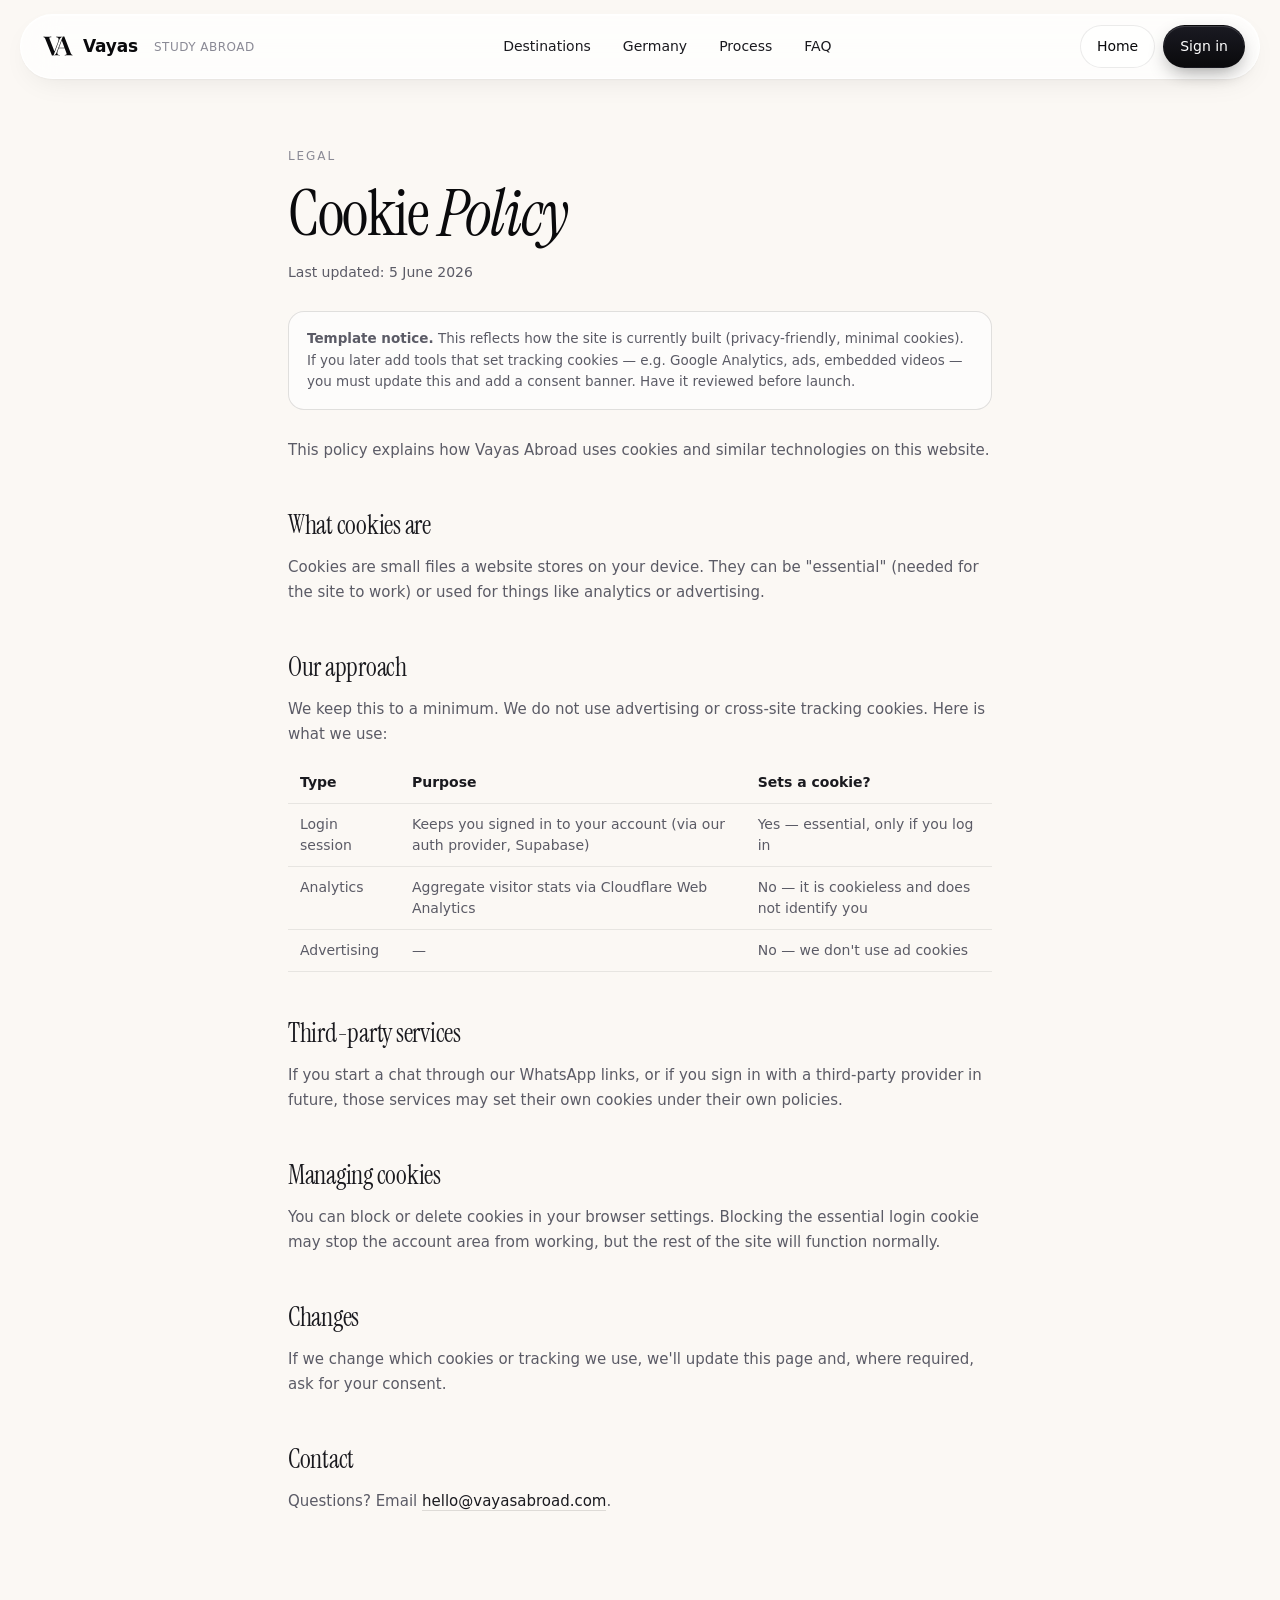
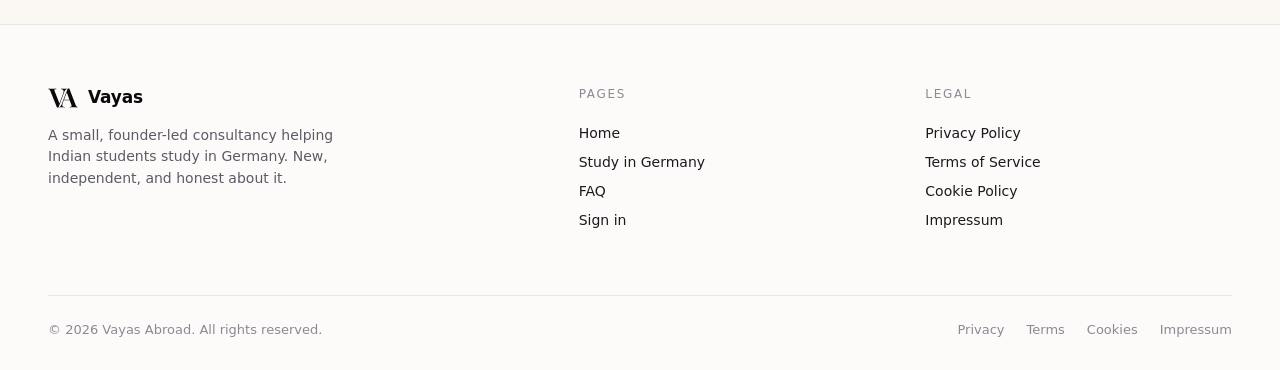
<file: public/cookies.html>
<!doctype html>
<html lang="en">
<head>
<meta charset="utf-8" />
<meta name="viewport" content="width=device-width, initial-scale=1" />
<title>Cookie Policy — Vayas</title>
<meta name="description" content="How Vayas uses cookies and similar technologies." />
<link rel="preconnect" href="https://fonts.googleapis.com" />
<link rel="preconnect" href="https://fonts.gstatic.com" crossorigin />
<link href="https://fonts.googleapis.com/css2?family=Instrument+Serif:ital@0;1&display=swap" rel="stylesheet" />
<link rel="stylesheet" href="assets/vayas-icons.css" />
<link rel="stylesheet" href="legal.css" />
<link rel="icon" href="data:image/svg+xml,%3Csvg%20xmlns%3D%22http%3A//www.w3.org/2000/svg%22%20viewBox%3D%220%200%20100%20100%22%3E%3Crect%20width%3D%22100%22%20height%3D%22100%22%20rx%3D%2222%22%20fill%3D%22%230a0a0c%22/%3E%3Csvg%20x%3D%2218%22%20y%3D%2230%22%20width%3D%2264%22%20height%3D%2240%22%20viewBox%3D%220%200%201128%20753%22%20fill%3D%22%23f4efe3%22%20preserveAspectRatio%3D%22xMidYMid%20meet%22%3E%3Cg%20transform%3D%22translate%2830.8%2C730.6%29%20scale%281%2C-1%29%22%3E%3Cpath%20d%3D%22M669.638671875%20708V688Q648.71875%20680.64013671875%20624.578857421875%20655.160400390625Q600.43896484375%20629.6806640625%20580.55908203125%20575.56103515625L364.75830078125%20-2.60009765625Q357.95849609375%20-2.1201171875%20350.438720703125%20-1.880126953125Q342.9189453125%20-1.64013671875%20335.1591796875%20-1.64013671875Q327.87939453125%20-1.64013671875%20320.359619140625%20-1.880126953125Q312.83984375%20-2.1201171875%20306.0400390625%20-2.60009765625L53.400390625%20624Q38.88037109375%20660.56005859375%2021.560302734375%20673.780029296875Q4.240234375%20687%20-10.7998046875%20688V708Q16.8798828125%20707%2055.49951171875%20706.0Q94.119140625%20705%20132.19873046875%20705Q176.95849609375%20705%20216.23828125%20706.0Q255.51806640625%20707%20279.39794921875%20708V688Q246.837890625%20687%20229.097900390625%20680.47998046875Q211.35791015625%20673.9599609375%20209.3779296875%20656.4599609375Q207.39794921875%20638.9599609375%20220.8779296875%20604L403.998046875%20134.9990234375L384.158203125%20111.279296875L529.359375%20499.921875Q555.1591796875%20570.2412109375%20555.59912109375%20610.82080078125Q556.0390625%20651.400390625%20534.0390625%20669.2001953125Q512.0390625%20687%20470.9990234375%20688V708Q504.31884765625%20707%20534.078857421875%20706.0Q563.8388671875%20705%20593.6787109375%20705Q616.798828125%20705%20635.71875%20706.0Q654.638671875%20707%20669.638671875%20708Z%22/%3E%3Cg%20transform%3D%22translate%28411.4%2C0%29%22%3E%3Cpath%20d%3D%22M358.99853515625%20710.60009765625%20602.03857421875%2084Q616.55859375%2047.919921875%20634.11865234375%2034.4599609375Q651.6787109375%2021%20666.23876953125%2020V0Q638.55908203125%202%20600.439453125%202.5Q562.31982421875%203%20523.240234375%203Q478.48046875%203%20439.20068359375%202.5Q399.9208984375%202%20376.041015625%200V20Q427.041015625%2022%20440.801025390625%2037.5Q454.56103515625%2053%20434.56103515625%20104L261.04052734375%20575.0810546875L278.96044921875%20598.640625L122.23974609375%20191.27880859375Q101.919921875%20139.279296875%2097.719970703125%20106.01953125Q93.52001953125%2072.759765625%20102.739990234375%2054.35986328125Q111.9599609375%2035.9599609375%20133.179931640625%2028.47998046875Q154.39990234375%2021%20184.919921875%2020V0Q152.60009765625%202%20122.580078125%202.5Q92.56005859375%203%2062.240234375%203Q40.1201171875%203%2020.7001953125%202.5Q1.2802734375%202%20-13.7197265625%200V20Q7.72021484375%2024.52001953125%2029.440185546875%2046.3798828125Q51.16015625%2068.23974609375%2071.52001953125%20121.3994140625L300.2802734375%20710.60009765625Q313.8798828125%20709.64013671875%20329.639404296875%20709.64013671875Q345.39892578125%20709.64013671875%20358.99853515625%20710.60009765625ZM439.240234375%20288V268H141.240234375L151.240234375%20288Z%22/%3E%3C/g%3E%3C/g%3E%3C/svg%3E%3C/svg%3E" />
</head>
<body>

<nav class="nav" aria-label="Primary">
  <a class="brand" href="index.html"><span class="brand-mark" aria-hidden="true" style="width:30px;height:auto;background:none;border-radius:0;box-shadow:none;display:inline-block;"><svg viewBox="0 0 1128 753" fill="currentColor" style="width:100%;height:auto;display:block"><g transform="translate(30.8,730.6) scale(1,-1)"><path d="M669.638671875 708V688Q648.71875 680.64013671875 624.578857421875 655.160400390625Q600.43896484375 629.6806640625 580.55908203125 575.56103515625L364.75830078125 -2.60009765625Q357.95849609375 -2.1201171875 350.438720703125 -1.880126953125Q342.9189453125 -1.64013671875 335.1591796875 -1.64013671875Q327.87939453125 -1.64013671875 320.359619140625 -1.880126953125Q312.83984375 -2.1201171875 306.0400390625 -2.60009765625L53.400390625 624Q38.88037109375 660.56005859375 21.560302734375 673.780029296875Q4.240234375 687 -10.7998046875 688V708Q16.8798828125 707 55.49951171875 706.0Q94.119140625 705 132.19873046875 705Q176.95849609375 705 216.23828125 706.0Q255.51806640625 707 279.39794921875 708V688Q246.837890625 687 229.097900390625 680.47998046875Q211.35791015625 673.9599609375 209.3779296875 656.4599609375Q207.39794921875 638.9599609375 220.8779296875 604L403.998046875 134.9990234375L384.158203125 111.279296875L529.359375 499.921875Q555.1591796875 570.2412109375 555.59912109375 610.82080078125Q556.0390625 651.400390625 534.0390625 669.2001953125Q512.0390625 687 470.9990234375 688V708Q504.31884765625 707 534.078857421875 706.0Q563.8388671875 705 593.6787109375 705Q616.798828125 705 635.71875 706.0Q654.638671875 707 669.638671875 708Z"/><g transform="translate(411.4,0)"><path d="M358.99853515625 710.60009765625 602.03857421875 84Q616.55859375 47.919921875 634.11865234375 34.4599609375Q651.6787109375 21 666.23876953125 20V0Q638.55908203125 2 600.439453125 2.5Q562.31982421875 3 523.240234375 3Q478.48046875 3 439.20068359375 2.5Q399.9208984375 2 376.041015625 0V20Q427.041015625 22 440.801025390625 37.5Q454.56103515625 53 434.56103515625 104L261.04052734375 575.0810546875L278.96044921875 598.640625L122.23974609375 191.27880859375Q101.919921875 139.279296875 97.719970703125 106.01953125Q93.52001953125 72.759765625 102.739990234375 54.35986328125Q111.9599609375 35.9599609375 133.179931640625 28.47998046875Q154.39990234375 21 184.919921875 20V0Q152.60009765625 2 122.580078125 2.5Q92.56005859375 3 62.240234375 3Q40.1201171875 3 20.7001953125 2.5Q1.2802734375 2 -13.7197265625 0V20Q7.72021484375 24.52001953125 29.440185546875 46.3798828125Q51.16015625 68.23974609375 71.52001953125 121.3994140625L300.2802734375 710.60009765625Q313.8798828125 709.64013671875 329.639404296875 709.64013671875Q345.39892578125 709.64013671875 358.99853515625 710.60009765625ZM439.240234375 288V268H141.240234375L151.240234375 288Z"/></g></g></svg></span> Vayas <small>study abroad</small></a>
  <div class="nav-links">
    <a href="index.html#destinations">Destinations</a>
    <a href="germany.html">Germany</a>
    <a href="index.html#process">Process</a>
    <a href="index.html#faq">FAQ</a>
  </div>
  <div class="nav-cta">
    <a class="btn btn-ghost" href="index.html">Home</a>
    <a class="btn btn-dark" href="Login.html">Sign in</a>
  </div>
</nav>

<header class="legal-head">
  <span class="kicker">Legal</span>
  <h1>Cookie <em>Policy</em></h1>
  <div class="updated">Last updated: 5 June 2026</div>
</header>

<main class="legal">
  <div class="notice"><b>Template notice.</b> This reflects how the site is currently built (privacy-friendly, minimal cookies). If you later add tools that set tracking cookies — e.g. Google Analytics, ads, embedded videos — you must update this and add a consent banner. Have it reviewed before launch.</div>

  <p>This policy explains how Vayas Abroad uses cookies and similar technologies on this website.</p>

  <h2>What cookies are</h2>
  <p>Cookies are small files a website stores on your device. They can be "essential" (needed for the site to work) or used for things like analytics or advertising.</p>

  <h2>Our approach</h2>
  <p>We keep this to a minimum. We do not use advertising or cross-site tracking cookies. Here is what we use:</p>

  <table>
    <tr><th>Type</th><th>Purpose</th><th>Sets a cookie?</th></tr>
    <tr><td>Login session</td><td>Keeps you signed in to your account (via our auth provider, Supabase)</td><td>Yes — essential, only if you log in</td></tr>
    <tr><td>Analytics</td><td>Aggregate visitor stats via Cloudflare Web Analytics</td><td>No — it is cookieless and does not identify you</td></tr>
    <tr><td>Advertising</td><td>—</td><td>No — we don't use ad cookies</td></tr>
  </table>

  <h2>Third-party services</h2>
  <p>If you start a chat through our WhatsApp links, or if you sign in with a third-party provider in future, those services may set their own cookies under their own policies.</p>

  <h2>Managing cookies</h2>
  <p>You can block or delete cookies in your browser settings. Blocking the essential login cookie may stop the account area from working, but the rest of the site will function normally.</p>

  <h2>Changes</h2>
  <p>If we change which cookies or tracking we use, we'll update this page and, where required, ask for your consent.</p>

  <h2>Contact</h2>
  <p>Questions? Email <a class="inline" href="mailto:hello@vayasabroad.com">hello@vayasabroad.com</a>.</p>
</main>

<footer>
  <div class="wrap">
    <div class="foot-top">
      <div>
        <div class="brand" style="margin-bottom:14px;"><span class="brand-mark" aria-hidden="true" style="width:30px;height:auto;background:none;border-radius:0;box-shadow:none;display:inline-block;"><svg viewBox="0 0 1128 753" fill="currentColor" style="width:100%;height:auto;display:block"><g transform="translate(30.8,730.6) scale(1,-1)"><path d="M669.638671875 708V688Q648.71875 680.64013671875 624.578857421875 655.160400390625Q600.43896484375 629.6806640625 580.55908203125 575.56103515625L364.75830078125 -2.60009765625Q357.95849609375 -2.1201171875 350.438720703125 -1.880126953125Q342.9189453125 -1.64013671875 335.1591796875 -1.64013671875Q327.87939453125 -1.64013671875 320.359619140625 -1.880126953125Q312.83984375 -2.1201171875 306.0400390625 -2.60009765625L53.400390625 624Q38.88037109375 660.56005859375 21.560302734375 673.780029296875Q4.240234375 687 -10.7998046875 688V708Q16.8798828125 707 55.49951171875 706.0Q94.119140625 705 132.19873046875 705Q176.95849609375 705 216.23828125 706.0Q255.51806640625 707 279.39794921875 708V688Q246.837890625 687 229.097900390625 680.47998046875Q211.35791015625 673.9599609375 209.3779296875 656.4599609375Q207.39794921875 638.9599609375 220.8779296875 604L403.998046875 134.9990234375L384.158203125 111.279296875L529.359375 499.921875Q555.1591796875 570.2412109375 555.59912109375 610.82080078125Q556.0390625 651.400390625 534.0390625 669.2001953125Q512.0390625 687 470.9990234375 688V708Q504.31884765625 707 534.078857421875 706.0Q563.8388671875 705 593.6787109375 705Q616.798828125 705 635.71875 706.0Q654.638671875 707 669.638671875 708Z"/><g transform="translate(411.4,0)"><path d="M358.99853515625 710.60009765625 602.03857421875 84Q616.55859375 47.919921875 634.11865234375 34.4599609375Q651.6787109375 21 666.23876953125 20V0Q638.55908203125 2 600.439453125 2.5Q562.31982421875 3 523.240234375 3Q478.48046875 3 439.20068359375 2.5Q399.9208984375 2 376.041015625 0V20Q427.041015625 22 440.801025390625 37.5Q454.56103515625 53 434.56103515625 104L261.04052734375 575.0810546875L278.96044921875 598.640625L122.23974609375 191.27880859375Q101.919921875 139.279296875 97.719970703125 106.01953125Q93.52001953125 72.759765625 102.739990234375 54.35986328125Q111.9599609375 35.9599609375 133.179931640625 28.47998046875Q154.39990234375 21 184.919921875 20V0Q152.60009765625 2 122.580078125 2.5Q92.56005859375 3 62.240234375 3Q40.1201171875 3 20.7001953125 2.5Q1.2802734375 2 -13.7197265625 0V20Q7.72021484375 24.52001953125 29.440185546875 46.3798828125Q51.16015625 68.23974609375 71.52001953125 121.3994140625L300.2802734375 710.60009765625Q313.8798828125 709.64013671875 329.639404296875 709.64013671875Q345.39892578125 709.64013671875 358.99853515625 710.60009765625ZM439.240234375 288V268H141.240234375L151.240234375 288Z"/></g></g></svg></span> Vayas</div>
        <p class="foot-brand">A small, founder-led consultancy helping Indian students study in Germany. New, independent, and honest about it.</p>
      </div>
      <div>
        <h5>Pages</h5>
        <a href="index.html">Home</a>
        <a href="germany.html">Study in Germany</a>
        <a href="index.html#faq">FAQ</a>
        <a href="Login.html">Sign in</a>
      </div>
      <div>
        <h5>Legal</h5>
        <a href="privacy.html">Privacy Policy</a>
        <a href="terms.html">Terms of Service</a>
        <a href="cookies.html">Cookie Policy</a>
        <a href="impressum.html">Impressum</a>
      </div>
    </div>
    <div class="foot-bottom">
      <div>© 2026 Vayas Abroad. All rights reserved.</div>
      <div class="links">
        <a href="privacy.html">Privacy</a>
        <a href="terms.html">Terms</a>
        <a href="cookies.html">Cookies</a>
        <a href="impressum.html">Impressum</a>
      </div>
    </div>
  </div>
</footer>

</body>
</html>
</file>
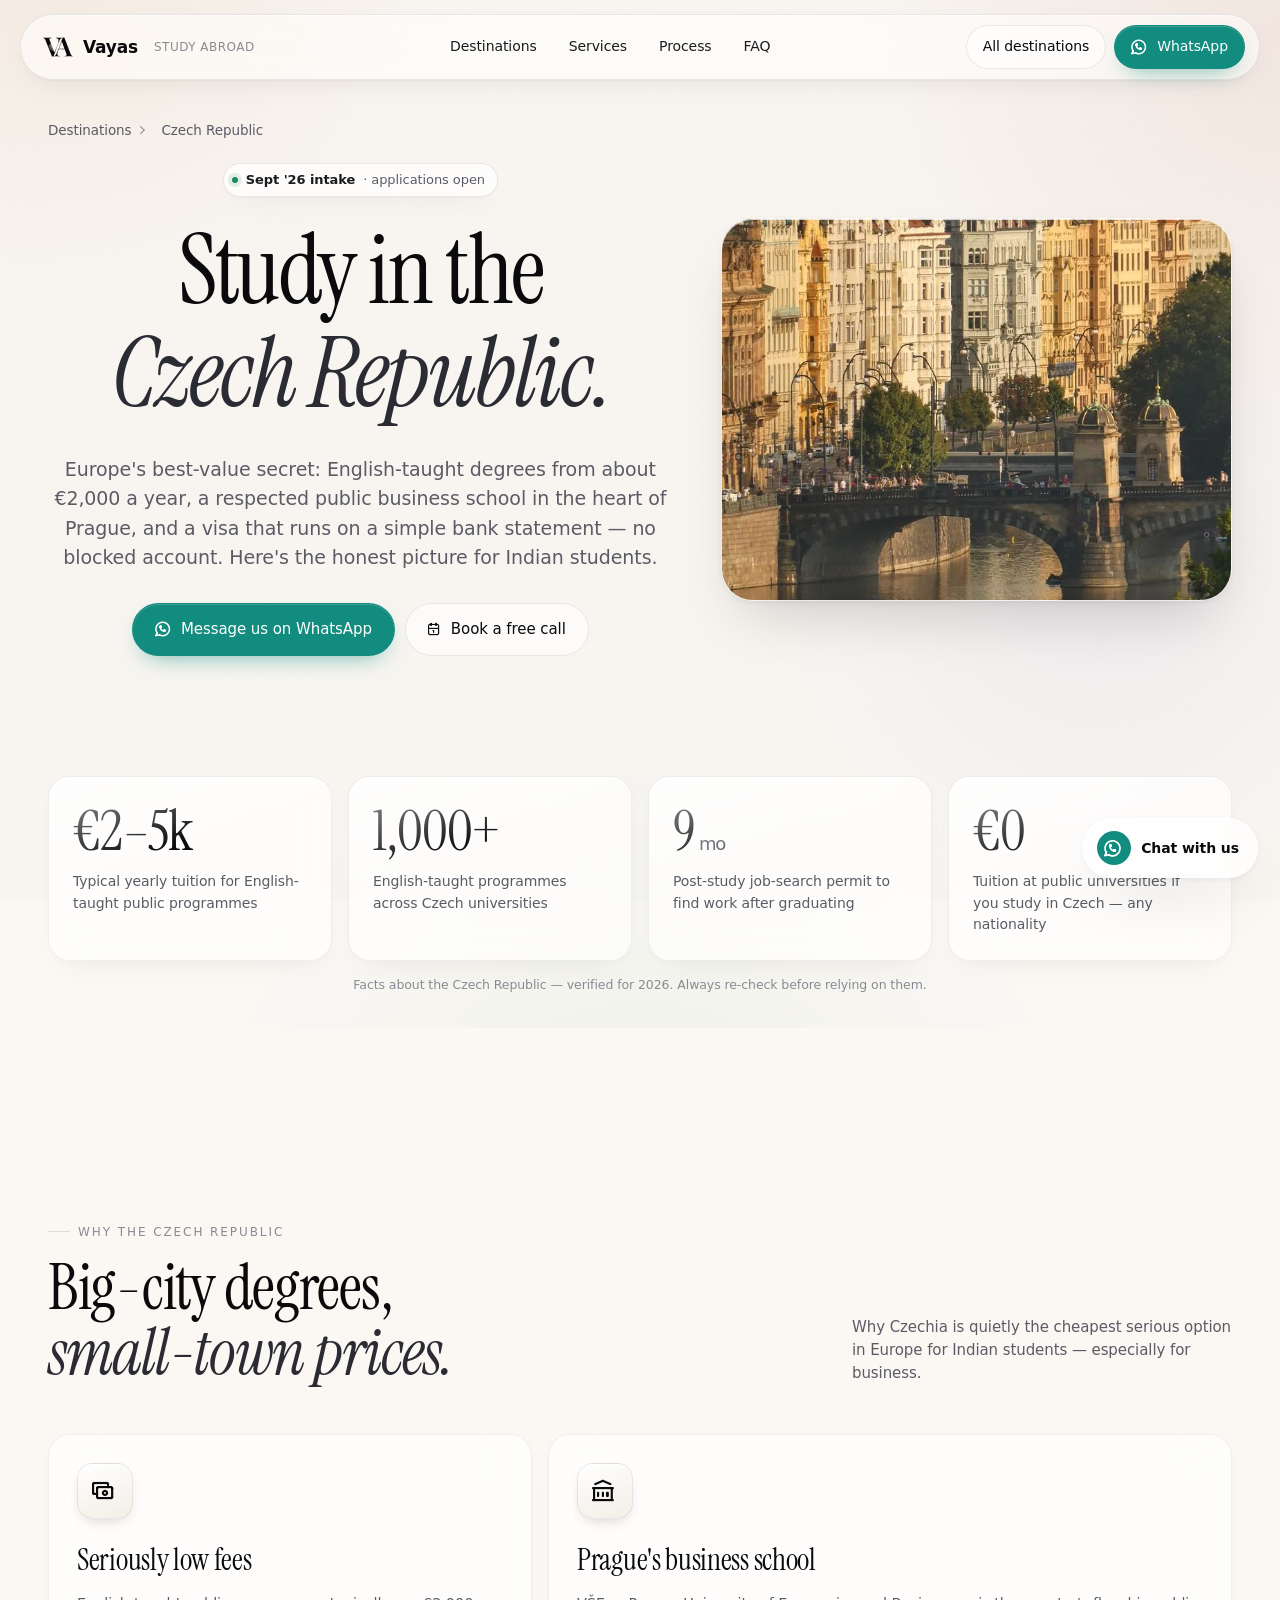
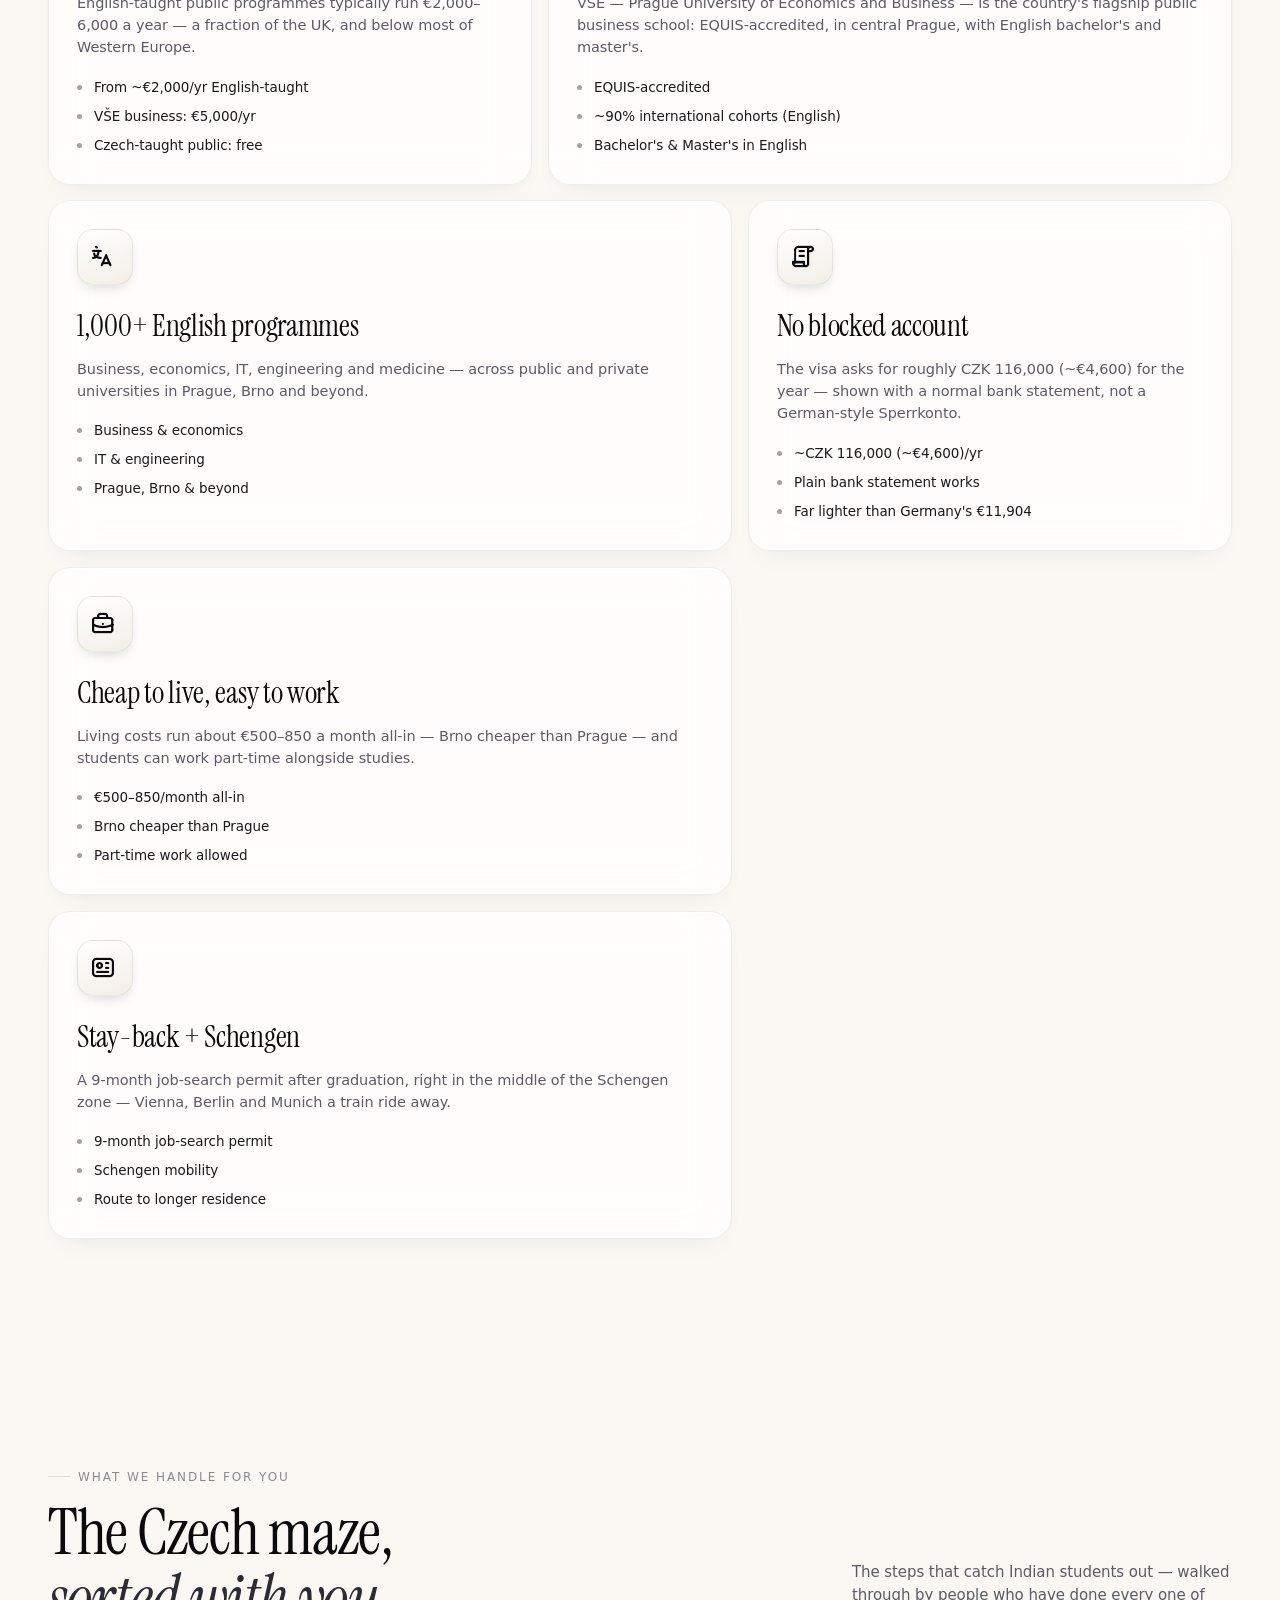
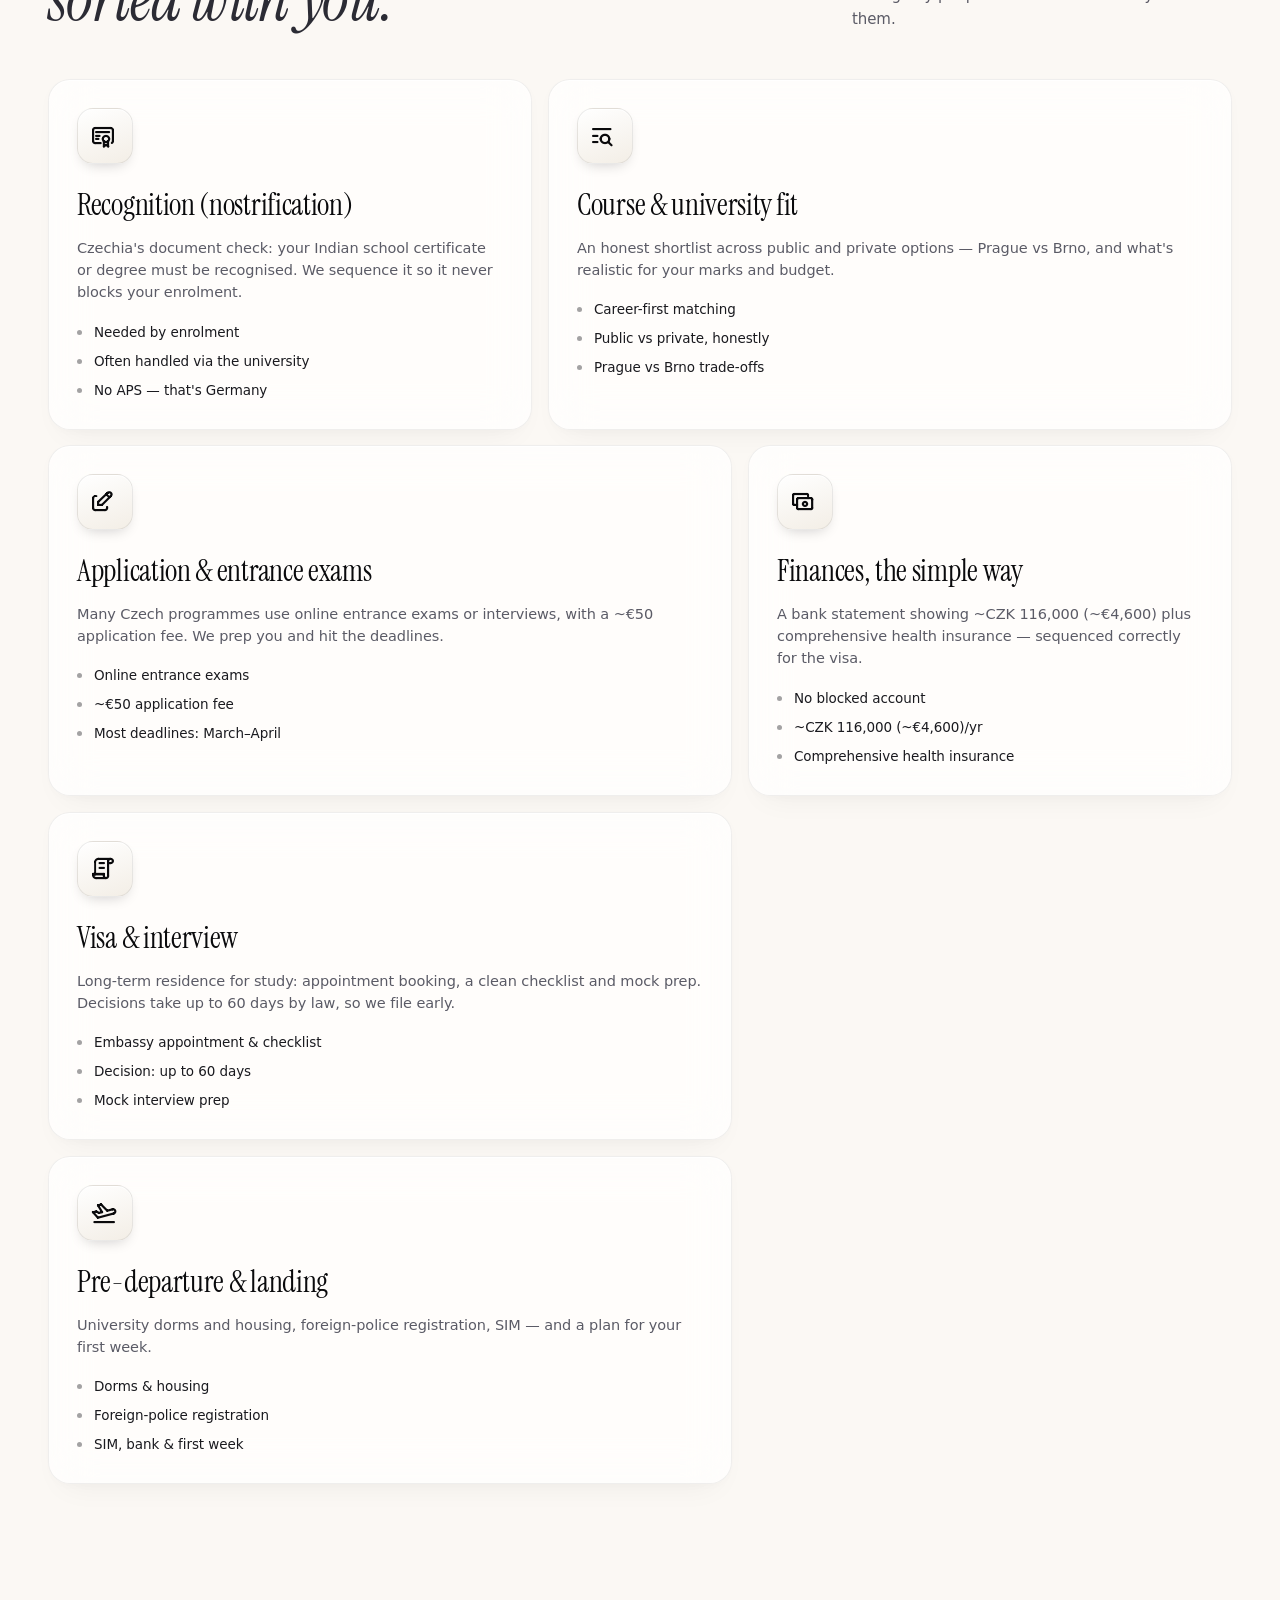
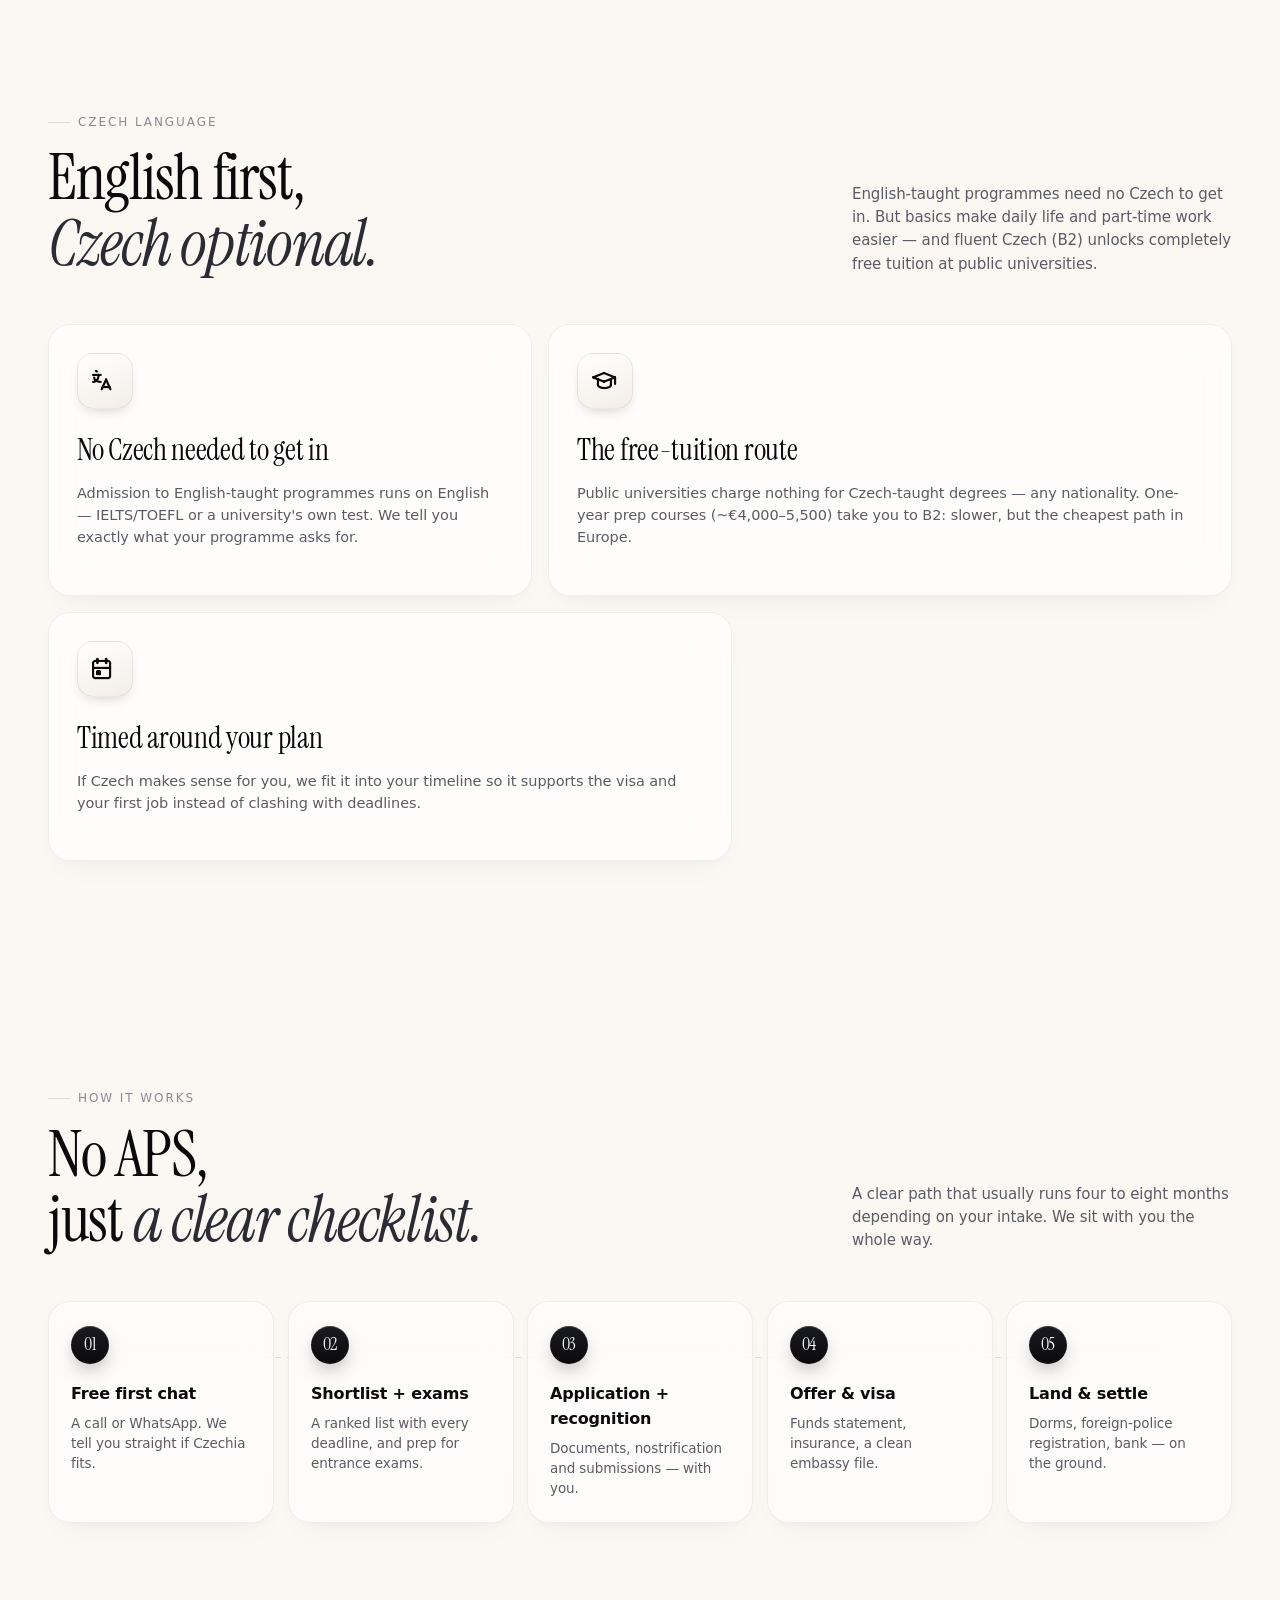
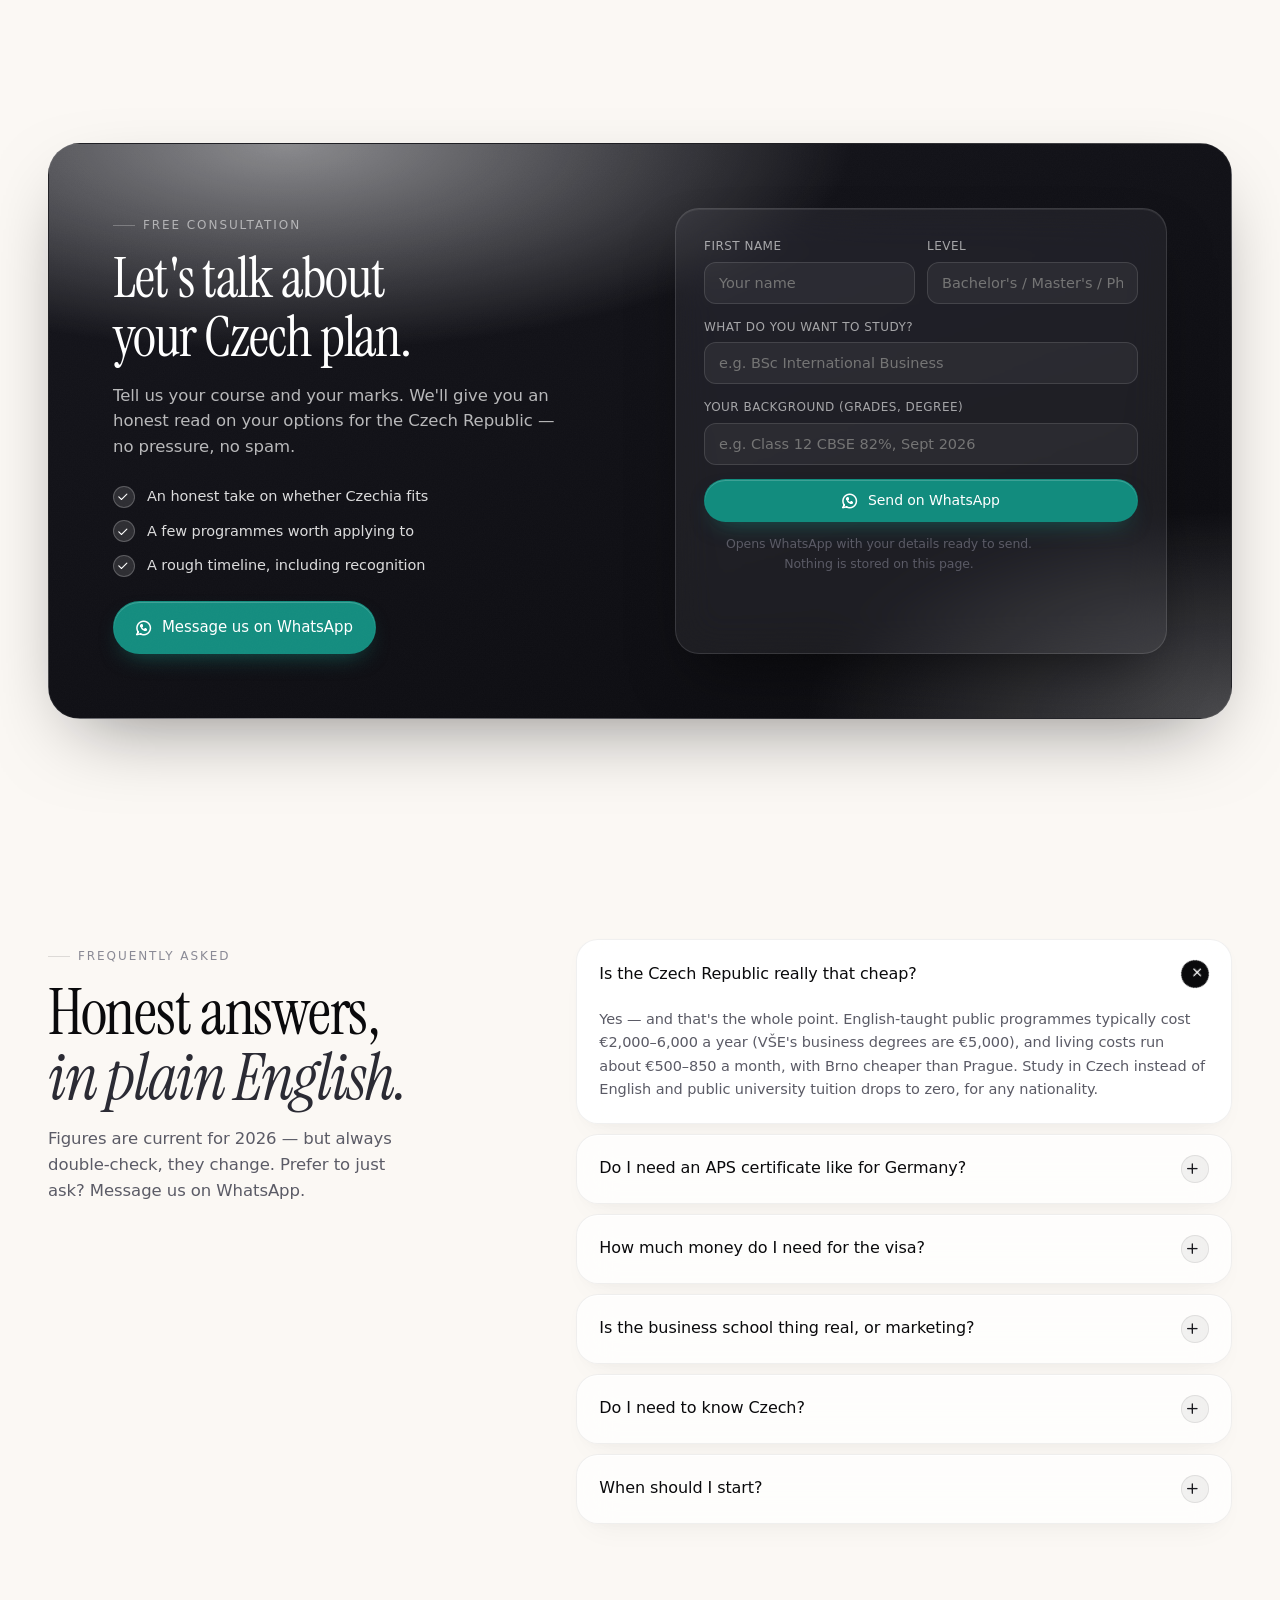
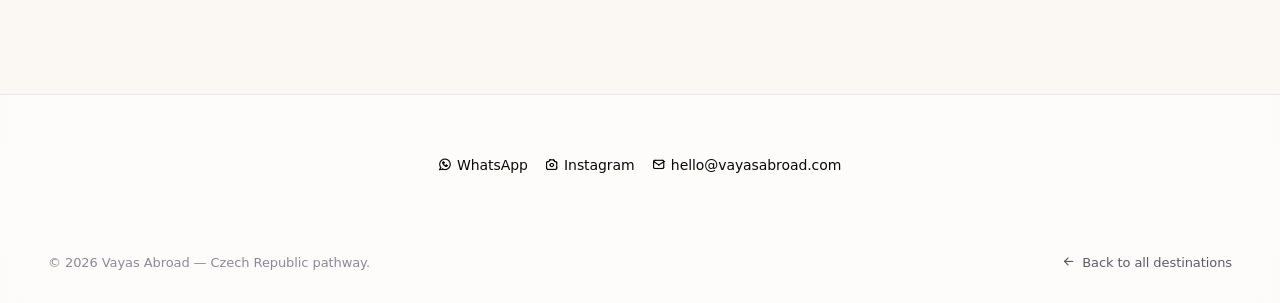
<file: public/czech.html>
<!DOCTYPE html>
<html lang="en">
<head>
<meta charset="UTF-8" />
<meta name="viewport" content="width=device-width, initial-scale=1" />
<meta name="theme-color" content="#0a0a0c" />
<title>Czech Republic — Study Abroad with Vayas</title>
<meta property="og:type" content="website" />
<meta property="og:title" content="Study in the Czech Republic — guided by students who did it | Vayas" />
<meta property="og:description" content="Founder-led help for Indian students applying to Czech universities. Low or no tuition options, honest advice, free first consultation." />
<meta property="og:url" content="https://vayasabroad.com/czech.html" />
<meta property="og:image" content="https://vayasabroad.com/assets/prague-aerial.webp" />
<meta name="twitter:card" content="summary_large_image" />
<meta name="twitter:title" content="Study in the Czech Republic — with Vayas" />
<meta name="twitter:description" content="Founder-led help for Indian students applying to Czech universities." />
<meta name="twitter:image" content="https://vayasabroad.com/assets/prague-aerial.webp" />
<link rel="icon" href="data:image/svg+xml,%3Csvg%20xmlns%3D%22http%3A//www.w3.org/2000/svg%22%20viewBox%3D%220%200%20100%20100%22%3E%3Crect%20width%3D%22100%22%20height%3D%22100%22%20rx%3D%2222%22%20fill%3D%22%230a0a0c%22/%3E%3Csvg%20x%3D%2218%22%20y%3D%2230%22%20width%3D%2264%22%20height%3D%2240%22%20viewBox%3D%220%200%201128%20753%22%20fill%3D%22%23f4efe3%22%20preserveAspectRatio%3D%22xMidYMid%20meet%22%3E%3Cg%20transform%3D%22translate%2830.8%2C730.6%29%20scale%281%2C-1%29%22%3E%3Cpath%20d%3D%22M669.638671875%20708V688Q648.71875%20680.64013671875%20624.578857421875%20655.160400390625Q600.43896484375%20629.6806640625%20580.55908203125%20575.56103515625L364.75830078125%20-2.60009765625Q357.95849609375%20-2.1201171875%20350.438720703125%20-1.880126953125Q342.9189453125%20-1.64013671875%20335.1591796875%20-1.64013671875Q327.87939453125%20-1.64013671875%20320.359619140625%20-1.880126953125Q312.83984375%20-2.1201171875%20306.0400390625%20-2.60009765625L53.400390625%20624Q38.88037109375%20660.56005859375%2021.560302734375%20673.780029296875Q4.240234375%20687%20-10.7998046875%20688V708Q16.8798828125%20707%2055.49951171875%20706.0Q94.119140625%20705%20132.19873046875%20705Q176.95849609375%20705%20216.23828125%20706.0Q255.51806640625%20707%20279.39794921875%20708V688Q246.837890625%20687%20229.097900390625%20680.47998046875Q211.35791015625%20673.9599609375%20209.3779296875%20656.4599609375Q207.39794921875%20638.9599609375%20220.8779296875%20604L403.998046875%20134.9990234375L384.158203125%20111.279296875L529.359375%20499.921875Q555.1591796875%20570.2412109375%20555.59912109375%20610.82080078125Q556.0390625%20651.400390625%20534.0390625%20669.2001953125Q512.0390625%20687%20470.9990234375%20688V708Q504.31884765625%20707%20534.078857421875%20706.0Q563.8388671875%20705%20593.6787109375%20705Q616.798828125%20705%20635.71875%20706.0Q654.638671875%20707%20669.638671875%20708Z%22/%3E%3Cg%20transform%3D%22translate%28411.4%2C0%29%22%3E%3Cpath%20d%3D%22M358.99853515625%20710.60009765625%20602.03857421875%2084Q616.55859375%2047.919921875%20634.11865234375%2034.4599609375Q651.6787109375%2021%20666.23876953125%2020V0Q638.55908203125%202%20600.439453125%202.5Q562.31982421875%203%20523.240234375%203Q478.48046875%203%20439.20068359375%202.5Q399.9208984375%202%20376.041015625%200V20Q427.041015625%2022%20440.801025390625%2037.5Q454.56103515625%2053%20434.56103515625%20104L261.04052734375%20575.0810546875L278.96044921875%20598.640625L122.23974609375%20191.27880859375Q101.919921875%20139.279296875%2097.719970703125%20106.01953125Q93.52001953125%2072.759765625%20102.739990234375%2054.35986328125Q111.9599609375%2035.9599609375%20133.179931640625%2028.47998046875Q154.39990234375%2021%20184.919921875%2020V0Q152.60009765625%202%20122.580078125%202.5Q92.56005859375%203%2062.240234375%203Q40.1201171875%203%2020.7001953125%202.5Q1.2802734375%202%20-13.7197265625%200V20Q7.72021484375%2024.52001953125%2029.440185546875%2046.3798828125Q51.16015625%2068.23974609375%2071.52001953125%20121.3994140625L300.2802734375%20710.60009765625Q313.8798828125%20709.64013671875%20329.639404296875%20709.64013671875Q345.39892578125%20709.64013671875%20358.99853515625%20710.60009765625ZM439.240234375%20288V268H141.240234375L151.240234375%20288Z%22/%3E%3C/g%3E%3C/g%3E%3C/svg%3E%3C/svg%3E" />
<meta name="description" content="Study in the Czech Republic as an Indian student: English-taught degrees from ~€2,000 a year, Prague's EQUIS-accredited business school, no blocked account, and a 9-month stay-back — explained honestly." />
<link rel="preconnect" href="https://fonts.googleapis.com" />
<link rel="preconnect" href="https://fonts.gstatic.com" crossorigin />
<link href="https://fonts.googleapis.com/css2?family=Instrument+Serif:ital@0;1&display=swap" rel="stylesheet" />
<link rel="stylesheet" href="assets/vayas-icons.css" />
<style>
  :root{
    --ink: #0a0a0c;
    --ink-2: #1a1a1f;
    --muted: #5b5b66;
    --muted-2: #8a8a95;
    --line: rgba(10,10,12,0.08);
    --line-2: rgba(10,10,12,0.12);
    --paper: #ffffff;
    --paper-2: #fafafa;
    --paper-3: #f4f4f6;
    --glass: rgba(255,255,255,0.55);
    --glass-strong: rgba(255,255,255,0.72);
    --glass-edge: rgba(255,255,255,0.9);
    --serif: "Instrument Serif", "New York", "Times New Roman", serif;
    --sans: -apple-system, BlinkMacSystemFont, "SF Pro Display", "SF Pro Text", system-ui, "Segoe UI", Helvetica, Arial, sans-serif;
    --radius-sm: 14px;
    --radius: 22px;
    --radius-lg: 32px;
    --shadow-soft: 0 1px 0 rgba(255,255,255,0.6) inset, 0 1px 2px rgba(10,10,12,0.04), 0 10px 30px -12px rgba(10,10,12,0.10);
    --shadow-lift: 0 1px 0 rgba(255,255,255,0.7) inset, 0 2px 6px rgba(10,10,12,0.06), 0 30px 60px -20px rgba(10,10,12,0.18);
  }
  *{ box-sizing: border-box; }
  html, body{ margin:0; padding:0; }
  html{ scroll-behavior: smooth; }
  body{
    font-family: var(--sans);
    color: var(--ink);
    background: #fbf8f4;
    -webkit-font-smoothing: antialiased;
    -moz-osx-font-smoothing: grayscale;
    line-height: 1.55;
    font-size: 16.5px;
    letter-spacing: -0.005em;
    overflow-x: hidden;
  }
  /* Warm ambient mesh — cream, soft peach, distant sage; no committed brand hue */
  body::before{
    content: "";
    position: fixed; inset: -10vmax;
    z-index: -2;
    background:
      radial-gradient(60vmax 50vmax at 10% 6%,   rgba(245,228,210,0.55), transparent 60%),
      radial-gradient(55vmax 55vmax at 92% 14%,  rgba(238,212,198,0.42), transparent 62%),
      radial-gradient(60vmax 60vmax at 50% 115%, rgba(210,222,210,0.32), transparent 60%),
      radial-gradient(40vmax 40vmax at 80% 60%,  rgba(220,215,232,0.30), transparent 65%),
      #fbf8f4;
    filter: saturate(0.9);
  }
  /* fine grain to kill banding */
  body::after{
    content:"";
    position: fixed; inset:0;
    z-index: -1; pointer-events:none;
    background-image: url("data:image/svg+xml;utf8,<svg xmlns='http://www.w3.org/2000/svg' width='160' height='160'><filter id='n'><feTurbulence type='fractalNoise' baseFrequency='0.9' numOctaves='2' stitchTiles='stitch'/><feColorMatrix values='0 0 0 0 0  0 0 0 0 0  0 0 0 0 0  0 0 0 0.035 0'/></filter><rect width='100%' height='100%' filter='url(%23n)'/></svg>");
    mix-blend-mode: multiply;
    opacity: .55;
  }

  a{ color: inherit; text-decoration: none; }
  button{ font: inherit; color: inherit; background: none; border: 0; cursor: pointer; }

  .wrap{ max-width: 1240px; margin: 0 auto; padding: 0 28px; }

  /* ---------- NAV ---------- */
  .nav{
    position: sticky; top: 14px; z-index: 50;
    margin: 14px auto 0; width: min(1240px, calc(100% - 28px));
    display: flex; align-items: center; justify-content: space-between;
    padding: 10px 14px 10px 22px;
    background: var(--glass);
    backdrop-filter: blur(22px) saturate(160%);
    -webkit-backdrop-filter: blur(22px) saturate(160%);
    border: 1px solid var(--line);
    border-radius: 999px;
    box-shadow: var(--shadow-soft);
  }
  .brand{
    display:flex; align-items:center; gap:10px;
    font-weight: 600; letter-spacing: -0.01em; font-size: 17px;
  }
  .brand-mark{
    width: 26px; height: 26px; border-radius: 50%;
    background: conic-gradient(from 210deg, #0a0a0c, #2a2a35, #0a0a0c);
    position: relative;
    box-shadow: inset 0 0 0 1px rgba(255,255,255,0.18), 0 4px 10px rgba(10,10,12,0.18);
  }
  .brand-mark::after{
    content:""; position:absolute; inset: 5px;
    border-radius: 50%;
    background: radial-gradient(circle at 35% 30%, #fff 0%, rgba(255,255,255,0.0) 55%);
    opacity: .85;
  }
  .brand small{ font-weight: 400; color: var(--muted-2); margin-left:6px; font-size: 12px; letter-spacing: .04em; text-transform: uppercase; }
  .nav-links{ display:flex; gap: 4px; }
  .nav-links a{
    padding: 8px 14px; border-radius: 999px; font-size: 14px; color: var(--ink-2);
    transition: background .2s ease, color .2s ease;
  }
  .nav-links a:hover{ background: rgba(10,10,12,0.05); }
  .nav-cta{ display:flex; gap: 8px; align-items:center; }
  .btn{
    display: inline-flex; align-items:center; gap:8px;
    padding: 10px 16px; border-radius: 999px;
    font-size: 14px; font-weight: 500; letter-spacing: -0.005em;
    transition: transform .15s ease, background .2s ease, box-shadow .2s ease, color .2s ease;
    border: 1px solid transparent; white-space: nowrap;
  }
  .btn-ghost{ color: var(--ink); border-color: var(--line); background: rgba(255,255,255,0.6); }
  .btn-ghost:hover{ background: rgba(255,255,255,0.9); }
  .btn-dark{
    background: linear-gradient(180deg, #1a1a22 0%, #0a0a0c 100%);
    color: #fff;
    box-shadow: 0 1px 0 rgba(255,255,255,0.15) inset, 0 8px 20px -6px rgba(10,10,12,0.45);
  }
  .btn-dark:hover{ transform: translateY(-1px); box-shadow: 0 1px 0 rgba(255,255,255,0.18) inset, 0 14px 28px -10px rgba(10,10,12,0.55); }
  .btn-lg{ padding: 14px 22px; font-size: 15px; }

  /* ---------- HERO ---------- */
  .hero{
    position: relative;
    padding: 90px 0 30px;
    text-align: center;
  }

  .hero-stage{
    position: relative;
    margin: 60px auto 0;
    max-width: 1180px;
    height: clamp(360px, 52vw, 560px);
    border-radius: var(--radius-lg);
    overflow: hidden;
    border: 1px solid var(--line);
    box-shadow: var(--shadow-lift);
    background: #cbb9a5;
  }
  .hero-stage .photo{
    position:absolute; inset:0;
    background: var(--paper-2);
  }
  @keyframes kenburns{
    from{ transform: scale(1.04) translate(0,0); }
    to  { transform: scale(1.12) translate(-1.5%, -1%); }
  }
  .hero-stage .photo::after{
    content:""; position:absolute; inset:0;
    background:
      linear-gradient(180deg, rgba(255,250,242,0.0) 50%, rgba(20,16,12,0.35) 100%),
      linear-gradient(0deg, rgba(20,16,12,0.0) 60%, rgba(20,16,12,0.18) 100%);
  }
  .hero-stage .stage-chip{
    position:absolute;
    padding: 12px 16px 12px 12px;
    border-radius: 18px;
    background: rgba(255,255,255,0.78);
    backdrop-filter: blur(22px) saturate(160%);
    -webkit-backdrop-filter: blur(22px) saturate(160%);
    border: 1px solid rgba(255,255,255,0.7);
    box-shadow: 0 1px 0 rgba(255,255,255,0.8) inset, 0 18px 40px -16px rgba(10,10,12,0.35);
    display:flex; align-items:center; gap:12px;
    font-size: 13.5px; color: var(--ink);
    text-align: left;
  }
  .hero-stage .stage-chip .ico{
    width: 36px; height: 36px; border-radius: 12px;
    background: linear-gradient(160deg, #fff, #efece6);
    border: 1px solid var(--line);
    display:grid; place-items:center;
  }
  .hero-stage .stage-chip b{ font-weight: 600; display:block; }
  .hero-stage .stage-chip small{ color: var(--muted); font-size: 12px; }
  .hero-stage .chip-1{ left: 5%;  top: 14%;  animation: float 7s ease-in-out infinite; }
  .hero-stage .chip-2{ right: 6%; top: 22%;  animation: float 9s ease-in-out infinite 1s; }
  .hero-stage .chip-3{ left: 9%;  bottom: 16%; animation: float 8s ease-in-out infinite .5s; }
  .hero-stage .chip-4{ right: 7%; bottom: 14%; animation: float 10s ease-in-out infinite 1.5s; }

  .hero-passport{
    position: absolute; right: 7%; bottom: -28px;
    width: 220px; padding: 14px;
    background: rgba(255,255,255,0.78);
    backdrop-filter: blur(22px) saturate(160%);
    -webkit-backdrop-filter: blur(22px) saturate(160%);
    border: 1px solid rgba(255,255,255,0.7);
    border-radius: 18px;
    box-shadow: var(--shadow-lift);
    transform: rotate(-3deg);
    display:none;
  }
  @media(min-width: 900px){ .hero-passport{ display:block; } }
  .eyebrow{
    display: inline-flex; align-items:center; gap:8px;
    padding: 6px 12px 6px 8px;
    border-radius: 999px;
    background: var(--glass-strong);
    border: 1px solid var(--line);
    backdrop-filter: blur(14px);
    -webkit-backdrop-filter: blur(14px);
    font-size: 13px; color: var(--ink-2);
    box-shadow: var(--shadow-soft);
  }
  .eyebrow .dot{ width: 6px; height: 6px; border-radius: 50%; background: #1f8a5b; box-shadow: 0 0 0 4px rgba(31,138,91,0.12); }
  .eyebrow b{ font-weight: 600; }
  .eyebrow span{ color: var(--muted); }

  .hero h1{
    font-family: var(--serif);
    font-weight: 400;
    font-size: clamp(46px, 7.6vw, 104px);
    line-height: 1.06;
    letter-spacing: -0.025em;
    margin: 22px auto 30px;
    max-width: 16ch;
  }
  .hero h1 em{ font-style: italic; color: #2b2b34; }
  .hero h1 .underline{
    position: relative; white-space: nowrap;
  }
  .hero h1 .underline::after{
    content:""; position:absolute; left: 2%; right: 2%; bottom: 4%;
    height: 8px; border-radius: 8px;
    background: linear-gradient(90deg, rgba(10,10,12,0.0), rgba(10,10,12,0.12), rgba(10,10,12,0.0));
  }
  .hero p.lede{
    max-width: 58ch; margin: 0 auto;
    font-size: clamp(16px, 1.5vw, 19px);
    color: var(--muted);
    text-wrap: pretty;
  }
  .hero-cta{
    display: inline-flex; gap: 10px; margin-top: 30px; align-items: center;
  }

  /* ---------- HERO SEARCH ---------- */
  .hero-search{
    position: relative;
    margin: 32px auto 0;
    max-width: 620px;
    z-index: 30;
  }
  .hero-search .search-box{
    display:flex; align-items:center; gap: 12px;
    padding: 8px 8px 8px 20px;
    background: var(--glass-strong);
    border: 1px solid var(--line);
    backdrop-filter: blur(22px) saturate(160%);
    -webkit-backdrop-filter: blur(22px) saturate(160%);
    border-radius: 999px;
    box-shadow: var(--shadow-lift);
    transition: box-shadow .25s ease, transform .25s ease, border-color .25s ease;
  }
  .hero-search:focus-within .search-box{
    border-color: rgba(10,10,12,0.18);
    box-shadow: 0 0 0 6px rgba(10,10,12,0.04), var(--shadow-lift);
  }
  .hero-search .search-box i.ti{
    color: var(--muted); font-size: 20px;
  }
  .hero-search input{
    flex: 1; border: 0; outline: 0; background: transparent;
    font: 500 16px var(--sans); color: var(--ink);
    padding: 12px 0;
  }
  .hero-search input::placeholder{ color: var(--muted-2); font-weight: 400; }
  .hero-search .btn-dark{ padding: 12px 20px; font-size: 14px; }
  .hero-search .search-results{
    position: absolute; top: calc(100% + 10px); left: 0; right: 0;
    background: rgba(255,255,255,0.92);
    border: 1px solid var(--line);
    backdrop-filter: blur(26px) saturate(160%);
    -webkit-backdrop-filter: blur(26px) saturate(160%);
    border-radius: 22px;
    box-shadow: var(--shadow-lift);
    padding: 8px;
    max-height: 0; overflow: hidden;
    opacity: 0; transform: translateY(-6px) scale(0.98);
    transform-origin: top center;
    transition: opacity .25s ease, transform .3s cubic-bezier(.2,.7,.2,1), max-height .35s ease;
    pointer-events: none;
    text-align: left;
  }
  .hero-search.open .search-results{
    opacity: 1; transform: translateY(0) scale(1);
    max-height: 420px; pointer-events: auto;
  }
  .search-cat{
    font-size: 11px; letter-spacing: .14em; text-transform: uppercase;
    color: var(--muted-2); padding: 12px 14px 6px;
  }
  .search-row{
    display:flex; align-items:center; gap: 12px;
    padding: 10px 14px;
    border-radius: 14px; cursor: pointer;
    transition: background .15s ease;
  }
  .search-row:hover, .search-row.active{ background: rgba(10,10,12,0.05); }
  .search-row .row-ico{
    width: 34px; height: 34px; border-radius: 10px;
    background: linear-gradient(160deg, #fff, #efeae0);
    border: 1px solid var(--line);
    display:grid; place-items:center;
    font-size: 16px; color: var(--ink);
  }
  .search-row .row-main{ flex: 1; min-width:0; }
  .search-row .row-name{ font-size: 14.5px; font-weight: 500; color: var(--ink); }
  .search-row .row-meta{ font-size: 12.5px; color: var(--muted); }
  .search-row .row-tag{
    font-size: 11.5px; color: var(--muted);
    padding: 4px 10px; border-radius: 999px;
    background: rgba(10,10,12,0.04);
    border: 1px solid var(--line);
    white-space: nowrap;
  }
  .search-empty{
    padding: 28px 14px; text-align: center;
    color: var(--muted); font-size: 14px;
  }
  .hero-meta{
    margin-top: 40px;
    display: flex; align-items: center; justify-content: center; gap: 26px;
    color: var(--muted);
    font-size: 13.5px;
  }
  .avatars{ display:flex; }
  .avatars span{
    width: 32px; height: 32px; border-radius: 50%;
    margin-left: -8px; border: 2px solid #fff;
    background-size: cover; background-position: center;
    display: inline-block;
    box-shadow: 0 4px 10px rgba(10,10,12,0.1);
  }
  .avatars span:nth-child(1){ background: var(--paper-2); margin-left:0; }
  .avatars span:nth-child(2){ background: var(--paper-2); }
  .avatars span:nth-child(3){ background: var(--paper-2); }
  .avatars span:nth-child(4){ background: var(--paper-2); }
  .avatars span:nth-child(5){ background: var(--paper-2); }

  @keyframes float{
    0%, 100% { transform: translateY(0); }
    50%      { transform: translateY(-8px); }
  }

  /* ---------- LOGO STRIP (marquee) ---------- */
  .partners{
    margin-top: 80px;
    padding: 26px 0;
    border-top: 1px solid var(--line);
    border-bottom: 1px solid var(--line);
    background: rgba(255,255,255,0.5);
    backdrop-filter: blur(10px);
    -webkit-backdrop-filter: blur(10px);
    overflow: hidden;
    position: relative;
  }
  .partners-label{
    text-align:center;
    font-size: 12px; letter-spacing: .14em; text-transform: uppercase;
    color: var(--muted-2);
    margin: 0 0 18px;
  }
  .marquee{ overflow: hidden; mask-image: linear-gradient(90deg, transparent 0, #000 8%, #000 92%, transparent 100%); -webkit-mask-image: linear-gradient(90deg, transparent 0, #000 8%, #000 92%, transparent 100%); }
  .marquee-track{
    display: flex; gap: 58px; align-items: center;
    width: max-content;
    animation: marquee 38s linear infinite;
  }
  .marquee:hover .marquee-track{ animation-play-state: paused; }
  @keyframes marquee{
    from{ transform: translateX(0); }
    to  { transform: translateX(-50%); }
  }
  .marquee-track span{
    font-family: var(--serif); font-size: 26px; letter-spacing: .01em; color: var(--ink-2);
    white-space: nowrap; opacity: .8;
  }
  .marquee-track span.sans{ font-family: var(--sans); font-weight: 600; font-size: 18px; letter-spacing: .04em; text-transform: uppercase; }

  /* ---------- SECTIONS ---------- */
  section{ padding: 110px 0; position: relative; }
  .section-head{
    display:flex; align-items: flex-end; justify-content: space-between; gap: 40px;
    margin-bottom: 48px;
  }
  .section-head .left{ max-width: 640px; }
  .kicker{
    font-size: 12px; letter-spacing: .16em; text-transform: uppercase;
    color: var(--muted-2); font-weight: 500;
    display:inline-flex; align-items:center; gap:8px;
  }
  .kicker::before{ content:""; width: 22px; height: 1px; background: var(--line-2); display:inline-block; }
  h2.display{
    font-family: var(--serif); font-weight: 400;
    font-size: clamp(36px, 5vw, 64px);
    line-height: 1.02; letter-spacing: -0.02em;
    margin: 14px 0 0;
  }
  h2.display em{ font-style: italic; color: #2b2b34; }
  .section-head .right{ max-width: 380px; color: var(--muted); font-size: 15px; }

  /* ---------- STATS ---------- */
  .stats{
    display:grid; grid-template-columns: repeat(4, 1fr); gap: 16px;
  }
  .stat{
    padding: 26px 24px 24px;
    border-radius: var(--radius);
    background: var(--glass-strong);
    border: 1px solid var(--line);
    backdrop-filter: blur(20px) saturate(160%);
    -webkit-backdrop-filter: blur(20px) saturate(160%);
    box-shadow: var(--shadow-soft);
    position: relative; overflow: hidden;
  }
  .stat::before{
    content:""; position:absolute; inset: 0;
    background: linear-gradient(160deg, rgba(255,255,255,0.7), rgba(255,255,255,0) 40%);
    pointer-events: none;
  }
  .stat .num{
    font-family: var(--serif); font-size: 56px; line-height: 1; letter-spacing: -0.02em;
    display:flex; align-items: baseline; gap: 4px;
  }
  .stat .num sup{ font-family: var(--sans); font-size: 18px; color: var(--muted); top: -0.7em; font-weight: 500; }
  .stat .label{ margin-top: 12px; color: var(--muted); font-size: 14px; }

  /* ---------- DESTINATIONS ---------- */
  .dest-tabs{
    position: relative;
    display:inline-flex; gap: 2px; padding: 6px;
    background: var(--glass-strong);
    border:1px solid var(--line);
    border-radius: 999px;
    backdrop-filter: blur(20px);
    -webkit-backdrop-filter: blur(20px);
    box-shadow: var(--shadow-soft);
    width: max-content;
    margin: 0 auto 38px;
  }
  .dest-tabs-wrap{ display:flex; justify-content:center; }
  .dest-tab{
    position: relative; z-index: 2;
    padding: 9px 18px; border-radius: 999px; font-size: 14px; color: var(--ink-2);
    transition: color .35s ease;
  }
  .dest-tab[aria-selected="true"]{ color: #fff; }
  .dest-tab:not([aria-selected="true"]):hover{ color: var(--ink); }
  .tab-indicator{
    position: absolute; top: 6px; left: 6px;
    height: calc(100% - 12px);
    background: linear-gradient(180deg, #1a1a22 0%, #0a0a0c 100%);
    border-radius: 999px;
    box-shadow: 0 1px 0 rgba(255,255,255,0.15) inset, 0 6px 16px -4px rgba(10,10,12,0.4);
    transition: transform .45s cubic-bezier(.6,.05,.05,1), width .45s cubic-bezier(.6,.05,.05,1);
    z-index: 1;
    pointer-events: none;
  }

  .destinations{
    display:grid; grid-template-columns: repeat(4, 1fr); gap: 16px;
  }
  .dest-card{
    position: relative;
    aspect-ratio: 4/5;
    border-radius: var(--radius);
    overflow: hidden;
    border: 1px solid var(--line);
    box-shadow: var(--shadow-soft);
    cursor: pointer;
    display: block;
    color: inherit;
    text-decoration: none;
    transition: transform .3s ease, box-shadow .3s ease;
  }
  .dest-card:hover{ transform: translateY(-4px); box-shadow: var(--shadow-lift); }
  .dest-bg{
    position:absolute; inset:0;
    background-size: cover; background-position: center;
    transition: transform .6s cubic-bezier(.2,.7,.2,1);
  }
  .dest-card:hover .dest-bg{ transform: scale(1.06); }
  .dest-card .scrim{
    position:absolute; inset:0;
    background: linear-gradient(180deg, rgba(10,10,12,0.0) 30%, rgba(10,10,12,0.5) 80%, rgba(10,10,12,0.7) 100%);
  }
  .dest-card .meta{
    position:absolute; left: 14px; right: 14px; bottom: 14px;
    color: #fff;
    display:flex; justify-content: space-between; align-items: flex-end;
  }
  .dest-card .meta h3{ margin: 0; font-family: var(--serif); font-weight: 400; font-size: 28px; letter-spacing: -0.01em; }
  .dest-card .meta .sub{ display:flex; gap: 10px; align-items:center; font-size: 12.5px; opacity: .85; margin-top: 4px; }
  .dest-card .glass-pill{
    background: rgba(255,255,255,0.18);
    backdrop-filter: blur(14px); -webkit-backdrop-filter: blur(14px);
    border: 1px solid rgba(255,255,255,0.25);
    color: #fff; padding: 6px 10px; border-radius: 999px;
    font-size: 12px; white-space: nowrap;
  }
  .dest-card .flag{
    position:absolute; top: 12px; left: 12px;
    width: 36px; height: 36px; border-radius: 50%;
    background: rgba(255,255,255,0.18);
    backdrop-filter: blur(14px); -webkit-backdrop-filter: blur(14px);
    border: 1px solid rgba(255,255,255,0.3);
    display:grid; place-items:center;
    font-size: 18px;
  }

  /* destination card photos via background-image inline */
  .dest-bg{ background-color: #cbb9a5; }
  .dest-bg.has-pattern::before{
    content:""; position:absolute; inset:0;
    background:
      radial-gradient(circle at 20% 30%, rgba(255,255,255,0.12), transparent 35%),
      radial-gradient(circle at 75% 70%, rgba(255,255,255,0.08), transparent 40%);
    mix-blend-mode: screen;
  }

  /* ---------- SERVICES ---------- */
  .services-grid{
    display:grid; grid-template-columns: repeat(12, 1fr); gap: 16px;
  }
  .svc{
    padding: 28px;
    border-radius: var(--radius);
    background: var(--glass-strong);
    border: 1px solid var(--line);
    backdrop-filter: blur(22px) saturate(160%);
    -webkit-backdrop-filter: blur(22px) saturate(160%);
    box-shadow: var(--shadow-soft);
    position: relative;
    transition: transform .25s ease, box-shadow .25s ease;
  }
  .svc:hover{ transform: translateY(-3px); box-shadow: var(--shadow-lift); }
  .svc .ico-lg{
    width: 56px; height: 56px; border-radius: 16px;
    background: linear-gradient(160deg, #fff, #f3eee6);
    border: 1px solid var(--line);
    display:grid; place-items: center;
    color: var(--ink);
    font-size: 26px;
    box-shadow: 0 1px 0 rgba(255,255,255,0.9) inset, 0 6px 14px -6px rgba(10,10,12,0.2);
    margin-bottom: 18px;
    transition: transform .4s cubic-bezier(.2,.7,.2,1);
  }
  .svc:hover .ico-lg{ transform: scale(1.08) rotate(-3deg); }
  .svc h3{ font-family: var(--serif); font-weight: 400; font-size: 30px; letter-spacing: -0.01em; margin: 0 0 8px; }
  .svc p{ color: var(--muted); font-size: 14.5px; margin: 0 0 18px; }
  .svc ul{ list-style: none; padding:0; margin:0; display:flex; flex-direction: column; gap: 8px; }
  .svc li{ font-size: 13.5px; color: var(--ink-2); display:flex; align-items:center; gap:8px; }
  .svc li::before{
    content:""; width:14px; height:14px; border-radius: 50%;
    background: radial-gradient(circle at 35% 35%, #fff, #d8d8df);
    border: 1px solid var(--line-2);
    flex: 0 0 14px;
  }

  .svc.s1{ grid-column: span 5; }
  .svc.s2{ grid-column: span 7; }
  .svc.s3{ grid-column: span 7; }
  .svc.s4{ grid-column: span 5; }
  .svc.s5{ grid-column: span 4; }
  .svc.s6{ grid-column: span 4; }
  .svc.s7{ grid-column: span 4; }

  /* ---------- PROCESS ---------- */
  .process{
    display:grid; grid-template-columns: repeat(5, 1fr); gap: 14px;
    counter-reset: step;
    position: relative;
  }
  .process::before{
    content:""; position: absolute; left: 4%; right: 4%; top: 56px;
    height: 1px;
    background-image: linear-gradient(90deg, var(--line-2) 50%, transparent 50%);
    background-size: 12px 1px;
    z-index: 0;
  }
  .step{ position: relative; z-index: 1; }
  .step:hover .num-pill{ transform: scale(1.08); }
  .step{
    padding: 24px 22px;
    background: var(--glass);
    border: 1px solid var(--line);
    border-radius: var(--radius);
    backdrop-filter: blur(20px); -webkit-backdrop-filter: blur(20px);
    box-shadow: var(--shadow-soft);
    position: relative;
  }
  .step .num-pill{
    display:inline-flex; align-items: center; justify-content:center;
    width: 38px; height: 38px; border-radius: 50%;
    background: linear-gradient(180deg, #1a1a22, #0a0a0c);
    color: #fff;
    font-family: var(--serif); font-size: 18px;
    margin-bottom: 18px;
    box-shadow: 0 1px 0 rgba(255,255,255,0.15) inset, 0 8px 20px -6px rgba(10,10,12,0.4);
    transition: transform .35s cubic-bezier(.2,.7,.2,1);
  }
  .step h4{ margin: 0 0 6px; font-size: 16px; font-weight: 600; letter-spacing: -0.01em; }
  .step p{ margin: 0; color: var(--muted); font-size: 13.5px; line-height: 1.5; }

  /* ---------- TESTIMONIALS ---------- */
  .testimonials{
    display:grid; grid-template-columns: 1.2fr 1fr 1fr; gap: 16px;
  }
  .testimonials.hidden{ display:none; }
  /* ---------- TESTIMONIALS (auto-scroll carousel) ---------- */
  .t-marquee{
    position: relative;
    overflow: hidden;
    margin: 0 -28px;
    padding: 8px 0;
    mask-image: linear-gradient(90deg, transparent 0, #000 5%, #000 95%, transparent 100%);
    -webkit-mask-image: linear-gradient(90deg, transparent 0, #000 5%, #000 95%, transparent 100%);
  }
  .t-track{
    display:flex; gap: 18px; width: max-content;
    padding: 0 28px;
    animation: t-scroll 60s linear infinite;
  }
  .t-marquee:hover .t-track{ animation-play-state: paused; }
  @keyframes t-scroll{
    from{ transform: translateX(0); }
    to  { transform: translateX(-50%); }
  }
  .tcard{
    flex: 0 0 380px;
    padding: 28px;
    border-radius: var(--radius);
    background: var(--glass-strong);
    border: 1px solid var(--line);
    backdrop-filter: blur(22px) saturate(160%);
    -webkit-backdrop-filter: blur(22px) saturate(160%);
    box-shadow: var(--shadow-soft);
    display: flex; flex-direction: column; justify-content: space-between;
    min-height: 280px;
    transition: transform .3s ease, box-shadow .3s ease;
  }
  .tcard:hover{ transform: translateY(-4px); box-shadow: var(--shadow-lift); }
  .tcard.feature{ flex-basis: 460px; background: rgba(255,253,248,0.85); }
  .quote{ font-family: var(--serif); font-size: 22px; line-height: 1.3; letter-spacing: -0.005em; color: var(--ink); }
  .tcard.feature .quote{ font-size: 26px; }
  .who{ display:flex; align-items:center; gap: 12px; margin-top: 24px; }
  .who .av{
    width: 44px; height: 44px; border-radius: 50%;
    background-size: cover; background-position: center;
    border: 2px solid #fff;
    box-shadow: 0 4px 10px rgba(10,10,12,0.12);
    flex: 0 0 44px;
  }
  .who .who-name{ font-weight: 600; font-size: 14px; }
  .who .who-meta{ font-size: 12.5px; color: var(--muted); }
  .tcard .stars{ display:flex; gap: 2px; color: #d8a23a; font-size: 14px; margin-bottom: 14px; }

  /* ---------- CONSULT FORM ---------- */
  .consult{
    position: relative;
    border-radius: var(--radius-lg);
    overflow: hidden;
    background:
      radial-gradient(80% 60% at 20% 0%, rgba(255,255,255,0.5), transparent 60%),
      radial-gradient(60% 60% at 100% 100%, rgba(255,255,255,0.25), transparent 60%),
      linear-gradient(160deg, #14141b 0%, #0a0a0e 100%);
    color: #fff;
    padding: 64px;
    display:grid; grid-template-columns: 1.05fr 1fr; gap: 60px;
    border: 1px solid rgba(255,255,255,0.08);
    box-shadow: 0 30px 80px -30px rgba(10,10,12,0.5);
  }
  .consult::before{
    content:""; position:absolute; inset: 0; pointer-events:none;
    background-image: url("data:image/svg+xml;utf8,<svg xmlns='http://www.w3.org/2000/svg' width='160' height='160'><filter id='n'><feTurbulence type='fractalNoise' baseFrequency='0.85' numOctaves='2' stitchTiles='stitch'/><feColorMatrix values='0 0 0 0 1  0 0 0 0 1  0 0 0 0 1  0 0 0 0.06 0'/></filter><rect width='100%' height='100%' filter='url(%23n)'/></svg>");
    mix-blend-mode: screen;
    opacity: .35;
  }
  .consult .kicker{ color: rgba(255,255,255,0.55); }
  .consult .kicker::before{ background: rgba(255,255,255,0.25); }
  .consult h2{
    font-family: var(--serif); font-weight: 400; font-size: clamp(36px, 4.5vw, 56px);
    line-height: 1.05; letter-spacing: -0.02em; margin: 14px 0 16px;
  }
  .consult p{ color: rgba(255,255,255,0.7); max-width: 44ch; }
  .consult .bullets{ margin-top: 26px; display:flex; flex-direction: column; gap: 12px; color: rgba(255,255,255,0.85); font-size: 14.5px; }
  .consult .bullets div{ display:flex; align-items:center; gap: 12px; }
  .consult .bullets div i.ti{
    width: 22px; height: 22px; border-radius: 50%;
    background: rgba(255,255,255,0.12);
    border: 1px solid rgba(255,255,255,0.22);
    display: grid; place-items: center;
    color: #fff; font-size: 13px;
    flex: 0 0 22px;
  }
  .form-card{
    position: relative;
    background: rgba(255,255,255,0.06);
    border: 1px solid rgba(255,255,255,0.12);
    backdrop-filter: blur(20px) saturate(140%);
    -webkit-backdrop-filter: blur(20px) saturate(140%);
    border-radius: 24px;
    padding: 28px;
    box-shadow: 0 1px 0 rgba(255,255,255,0.08) inset, 0 30px 60px -20px rgba(0,0,0,0.5);
  }
  /* ---------- CUSTOM SELECT ---------- */
  .cselect{ position: relative; }
  .cselect-trigger{
    width: 100%;
    display:flex; align-items:center; justify-content: space-between; gap: 10px;
    background: rgba(255,255,255,0.05);
    border: 1px solid rgba(255,255,255,0.12);
    color: #fff; border-radius: 12px;
    padding: 12px 14px; font-size: 14.5px;
    font-family: var(--sans); text-align: left;
    cursor: pointer;
    transition: border-color .2s ease, background .2s ease;
  }
  .cselect-trigger:hover{ background: rgba(255,255,255,0.08); }
  .cselect.open .cselect-trigger{
    border-color: rgba(255,255,255,0.45);
    background: rgba(255,255,255,0.1);
  }
  .cselect-trigger .chev{ transition: transform .3s cubic-bezier(.2,.7,.2,1); color: rgba(255,255,255,0.55); }
  .cselect.open .cselect-trigger .chev{ transform: rotate(180deg); }
  .cselect-trigger .label-text{ display:flex; align-items:center; gap: 8px; min-width:0; }
  .cselect-trigger .label-text .emoji{ font-size: 18px; line-height: 1; }
  .cselect-trigger .placeholder{ color: rgba(255,255,255,0.5); }
  .cselect-panel{
    position: absolute; top: calc(100% + 6px); left: 0; right: 0;
    background: rgba(28,28,36,0.92);
    border: 1px solid rgba(255,255,255,0.14);
    backdrop-filter: blur(26px) saturate(160%);
    -webkit-backdrop-filter: blur(26px) saturate(160%);
    border-radius: 16px;
    box-shadow: 0 30px 60px -20px rgba(0,0,0,0.6);
    padding: 8px;
    z-index: 20;
    max-height: 0; overflow: hidden;
    opacity: 0; transform: translateY(-6px) scale(0.98);
    transform-origin: top center;
    transition: opacity .22s ease, transform .28s cubic-bezier(.2,.7,.2,1), max-height .3s ease;
    pointer-events: none;
  }
  .cselect.open .cselect-panel{
    opacity: 1; transform: translateY(0) scale(1);
    max-height: 320px; pointer-events: auto;
  }
  .cselect-search{
    display:flex; align-items:center; gap: 8px;
    padding: 8px 12px;
    background: rgba(255,255,255,0.05);
    border: 1px solid rgba(255,255,255,0.1);
    border-radius: 10px;
    margin-bottom: 6px;
  }
  .cselect-search i.ti{ color: rgba(255,255,255,0.5); font-size: 16px; }
  .cselect-search input{
    flex: 1; background: transparent; border: 0; outline: 0;
    color: #fff; font: 14px var(--sans);
  }
  .cselect-search input::placeholder{ color: rgba(255,255,255,0.4); }
  .cselect-list{ max-height: 230px; overflow-y: auto; padding-right: 2px; }
  .cselect-list::-webkit-scrollbar{ width: 6px; }
  .cselect-list::-webkit-scrollbar-thumb{ background: rgba(255,255,255,0.15); border-radius: 999px; }
  .copt{
    display:flex; align-items:center; gap: 10px;
    padding: 10px 12px;
    border-radius: 10px; cursor: pointer;
    color: rgba(255,255,255,0.85); font-size: 14px;
    transition: background .15s ease, color .15s ease;
  }
  .copt:hover, .copt.active{ background: rgba(255,255,255,0.08); color: #fff; }
  .copt[aria-selected="true"]{ background: rgba(255,255,255,0.1); color: #fff; font-weight: 500; }
  .copt .emoji{ font-size: 18px; line-height: 1; }
  .copt .check{
    margin-left: auto; opacity: 0; color: #fff;
    transition: opacity .15s ease;
  }
  .copt[aria-selected="true"] .check{ opacity: 1; }
  .copt.no-results{
    color: rgba(255,255,255,0.4); justify-content: center;
    padding: 18px; cursor: default;
  }
  .copt.no-results:hover{ background: transparent; }

  .form-row{ display:flex; flex-direction:column; gap: 6px; margin-bottom: 14px; }
  .form-row label{ font-size: 12px; letter-spacing: .04em; color: rgba(255,255,255,0.6); text-transform: uppercase; }
  .form-row input, .form-row select{
    background: rgba(255,255,255,0.05);
    border: 1px solid rgba(255,255,255,0.12);
    color: #fff; border-radius: 12px;
    padding: 12px 14px; font-size: 14.5px;
    font-family: var(--sans);
    outline: none;
    transition: border-color .2s ease, background .2s ease;
  }
  .form-row input:focus, .form-row select:focus{
    border-color: rgba(255,255,255,0.4);
    background: rgba(255,255,255,0.08);
  }
  .form-row select{ appearance: none; -webkit-appearance: none; background-image: url("data:image/svg+xml;utf8,<svg xmlns='http://www.w3.org/2000/svg' width='12' height='8' viewBox='0 0 12 8'><path d='M1 1l5 5 5-5' stroke='rgba(255,255,255,0.6)' stroke-width='1.5' fill='none' stroke-linecap='round' stroke-linejoin='round'/></svg>"); background-repeat: no-repeat; background-position: right 14px center; padding-right: 38px; }
  .form-grid{ display:grid; grid-template-columns: 1fr 1fr; gap: 12px; }
  .btn-light{
    width: 100%; justify-content: center;
    background: #fff; color: #0a0a0c;
    box-shadow: 0 1px 0 rgba(255,255,255,0.6) inset, 0 16px 30px -12px rgba(255,255,255,0.25);
    margin-top: 8px;
  }
  .btn-light:hover{ transform: translateY(-1px); }
  .small-print{
    margin-top: 12px;
    font-size: 12px; color: rgba(255,255,255,0.45);
    text-align: center;
  }

  /* ---------- FAQ ---------- */
  .faq{
    display:grid; grid-template-columns: 1fr 1.4fr; gap: 60px;
  }
  .faq-list{ display:flex; flex-direction:column; gap: 10px; }
  .q{
    background: var(--glass-strong);
    border: 1px solid var(--line);
    border-radius: var(--radius);
    backdrop-filter: blur(18px); -webkit-backdrop-filter: blur(18px);
    box-shadow: var(--shadow-soft);
    overflow: hidden;
    transition: background .35s ease, border-color .35s ease, box-shadow .35s ease;
  }
  .q[data-open="true"]{
    background: rgba(255,255,255,0.92);
    border-color: rgba(10,10,12,0.14);
    box-shadow: var(--shadow-lift);
  }
  .q-head{
    width: 100%; text-align: left;
    padding: 20px 22px;
    display:flex; align-items:center; justify-content: space-between; gap: 16px;
    font-size: 16px; font-weight: 500; letter-spacing: -0.005em;
    color: var(--ink);
    cursor: pointer; background: transparent; border: 0;
  }
  .q-icon{
    flex: 0 0 28px;
    width: 28px; height: 28px; border-radius: 50%;
    background: rgba(10,10,12,0.05);
    border: 1px solid var(--line);
    display:grid; place-items:center;
    color: var(--ink-2);
    transition: transform .45s cubic-bezier(.6,.05,.05,1), background .3s ease, color .3s ease;
  }
  .q[data-open="true"] .q-icon{
    transform: rotate(135deg);
    background: #0a0a0c; color: #fff;
    border-color: #0a0a0c;
  }
  .q-body{
    display: grid;
    grid-template-rows: 0fr;
    transition: grid-template-rows .45s cubic-bezier(.4,.0,.2,1);
  }
  .q[data-open="true"] .q-body{ grid-template-rows: 1fr; }
  .q-body > .q-body-inner{ overflow: hidden; min-height: 0; }
  .q .ans{
    padding: 0 22px 22px;
    color: var(--muted); font-size: 14.5px; line-height: 1.6;
    opacity: 0; transform: translateY(-4px);
    transition: opacity .35s ease .05s, transform .45s cubic-bezier(.2,.7,.2,1) .05s;
  }
  .q[data-open="true"] .ans{ opacity: 1; transform: translateY(0); }

  /* ---------- FOOTER ---------- */
  footer{
    margin-top: 60px;
    padding: 60px 0 30px;
    border-top: 1px solid var(--line);
    background: rgba(255,255,255,0.5);
    backdrop-filter: blur(20px); -webkit-backdrop-filter: blur(20px);
  }
  .foot-top{
    display:grid; grid-template-columns: 1.4fr 1fr 1fr 1fr 1fr; gap: 40px;
  }
  .foot-top h5{ font-size: 12px; text-transform: uppercase; letter-spacing: .14em; color: var(--muted-2); margin: 0 0 16px; font-weight: 500; }
  .foot-top a{ display:block; padding: 4px 0; color: var(--ink-2); font-size: 14px; }
  .foot-top a:hover{ color: var(--ink); }
  .foot-brand{ max-width: 320px; color: var(--muted); font-size: 14px; line-height: 1.55; }
  .foot-bottom{
    margin-top: 60px;
    padding-top: 24px;
    border-top: 1px solid var(--line);
    display:flex; align-items:center; justify-content: space-between;
    color: var(--muted-2); font-size: 13px;
  }
  .foot-bottom .links{ display:flex; gap: 22px; }

  /* ---------- ICONS (inline svg sizing) ---------- */
  svg.i{ display:block; }

  /* ---------- RESPONSIVE ---------- */
  @media (max-width: 1100px){
    .stats{ grid-template-columns: repeat(2, 1fr); }
    .destinations{ grid-template-columns: repeat(2, 1fr); }
    .services-grid > *{ grid-column: span 12 !important; }
    .process{ grid-template-columns: repeat(2, 1fr); }
    .testimonials{ grid-template-columns: 1fr; }
    .consult{ grid-template-columns: 1fr; padding: 40px; gap: 32px; }
    .faq{ grid-template-columns: 1fr; gap: 24px; }
    .foot-top{ grid-template-columns: 1fr 1fr; }
    .nav-links{ display: none; }
    .chip{ display: none; }
  }
  @media (max-width: 640px){
    .stats{ grid-template-columns: 1fr; }
    .destinations{ grid-template-columns: 1fr; }
    .process{ grid-template-columns: 1fr; }
    .foot-top{ grid-template-columns: 1fr; }
    .foot-bottom{ flex-direction: column; gap: 12px; }
    section{ padding: 70px 0; }
    .hero{ padding: 60px 0 50px; }
    .consult{ padding: 28px; }
  }

  /* universal clickable feedback */
  a, button, .dest-card, .tcard, .stat, .step, .svc, .q-head{ -webkit-tap-highlight-color: transparent; }
  a, button{ transition: transform .15s ease, background .2s ease, color .2s ease, box-shadow .2s ease; }
  a:active, button:active{ transform: translateY(1px) scale(0.985); }
  .stat, .step{ cursor: default; transition: transform .3s ease, box-shadow .3s ease; }
  .stat:hover, .step:hover{ transform: translateY(-3px); box-shadow: var(--shadow-lift); }

  /* subtle entrance */
  .fade-up{
    opacity: 0; transform: translateY(14px);
    transition: opacity .8s ease, transform .8s cubic-bezier(.2,.7,.2,1);
  }
  .fade-up.in{ opacity: 1; transform: translateY(0); }


  /* ===== Country-page additions (uses the same tokens) ===== */
  .crumb{ display:flex; align-items:center; gap:8px; font-size:13.5px; color:var(--muted); margin-bottom:22px; }
  .crumb a{ color:var(--muted); } .crumb a:hover{ color:var(--ink); }
  .crumb i{ font-size:14px; opacity:.6; }

  .country-hero{ padding: 40px 0 10px; }
  .country-hero .grid{ display:grid; grid-template-columns: 1.1fr .9fr; gap:48px; align-items:center; }
  .country-hero .photo-card{
    border-radius: var(--radius-lg); overflow:hidden; border:1px solid var(--glass-edge);
    box-shadow: var(--shadow-lift); background: var(--paper-2); aspect-ratio: 4/3;
    background-image:url('assets/prague-river.webp'); background-size:cover; background-position:center;
  }
  @media(max-width: 880px){ .country-hero .grid{ grid-template-columns:1fr; gap:28px; } }

  /* professional WhatsApp button — refined, on-brand */
  .btn-wa{
    background:#128C7E; color:#fff; border-color:transparent;
    box-shadow: 0 1px 0 rgba(255,255,255,0.18) inset, 0 10px 24px -12px rgba(18,140,126,0.7);
  }
  .btn-wa:hover{ transform: translateY(-1px); background:#0f7d70; box-shadow: 0 1px 0 rgba(255,255,255,0.2) inset, 0 16px 30px -12px rgba(18,140,126,0.75); }
  .btn-wa i{ font-size:18px; }

  /* refined floating WhatsApp — glass pill, not a loud blob */
  .wa-fab{
    position:fixed; right:22px; bottom:22px; z-index:80; display:flex; align-items:center; gap:10px;
    padding:12px 18px 12px 14px; border-radius:999px; text-decoration:none;
    background: var(--glass-strong); -webkit-backdrop-filter: blur(20px) saturate(160%); backdrop-filter: blur(20px) saturate(160%);
    border:1px solid var(--glass-edge); box-shadow: var(--shadow-lift); color: var(--ink);
    font: 600 14px var(--sans); transition: transform .18s, box-shadow .2s;
  }
  .wa-fab:hover{ transform: translateY(-2px); }
  .wa-fab .dot{ width:34px; height:34px; border-radius:50%; background:#128C7E; display:grid; place-items:center; flex:none; }
  .wa-fab .dot i{ color:#fff; font-size:20px; }
  @media(max-width:560px){ .wa-fab span{ display:none; } .wa-fab{ padding:12px; } }

  /* facts row reusing the .stats look */
  .facts-note{ text-align:center; color:var(--muted-2); font-size:12.5px; margin-top:14px; }

  /* ===== Design polish (Gemini suggestions, additive) ===== */
  .fade-up{ opacity:0; transform:translateY(20px) scale(0.98); transition:opacity .9s cubic-bezier(0.16,1,0.3,1), transform .9s cubic-bezier(0.16,1,0.3,1); }
  .fade-up.in{ opacity:1; transform:translateY(0) scale(1); }

  .stat, .svc, .step, .q{
    border:1px solid rgba(10,10,12,0.06) !important;
    box-shadow:0 1px 0 rgba(255,255,255,0.8) inset, 0 4px 12px rgba(10,10,12,0.02), 0 16px 32px -16px rgba(10,10,12,0.06) !important;
  }
  .svc:hover, .stat:hover, .step:hover{
    border-color:rgba(10,10,12,0.12) !important;
    box-shadow:0 1px 0 rgba(255,255,255,0.9) inset, 0 12px 24px -10px rgba(10,10,12,0.04), 0 32px 64px -20px rgba(10,10,12,0.14) !important;
  }

  .svc li::before{ content:""; width:5px; height:5px; border-radius:50%; background:var(--ink-2); opacity:.4; border:none; flex:0 0 5px; margin-right:4px; }

  .form-row input, .form-row select, .cselect-trigger{ transition:background .25s ease, border-color .25s ease, box-shadow .25s ease !important; }
  .form-row input:focus, .form-row select:focus{ border-color:rgba(255,255,255,0.5) !important; background:rgba(255,255,255,0.1) !important; box-shadow:0 0 0 4px rgba(255,255,255,0.05); }

  .q-body{ display:grid; grid-template-rows:0fr; transition:grid-template-rows .4s cubic-bezier(0.25,1,0.5,1) !important; }
  .q .ans{ padding:0 22px 22px; color:var(--muted); font-size:14.5px; line-height:1.6; opacity:0; transform:translateY(-8px); transition:opacity .25s ease, transform .35s cubic-bezier(0.25,1,0.5,1) !important; }
  .q[data-open="true"] .ans{ opacity:1; transform:translateY(0); transition-delay:.05s; }



  /* ============ UNIFIED HOVER FEEL ============
     Same soft curve as the destination cards, everywhere. */
  .dest-card, .stat, .step, .svc, .tcard{
    transition: transform .45s cubic-bezier(.2,.7,.2,1), box-shadow .45s cubic-bezier(.2,.7,.2,1);
    will-change: transform;
  }
  .stat:hover, .step:hover, .svc:hover, .tcard:hover, .dest-card:hover{
    transform: translateY(-4px);
    box-shadow: var(--shadow-lift);
  }

  /* ============ MOBILE FIXES (phones) ============ */
  @media (max-width: 640px){
    img, svg, video{ max-width: 100%; height: auto; }
    .wrap{ padding: 0 18px; }

    /* nav: fit in one row */
    .nav{ padding: 8px 8px 8px 14px; }
    .brand{ font-size: 16px; gap: 8px; }
    .brand small{ display: none; }
    .nav-cta{ gap: 6px; }
    .nav-cta .btn{ padding: 8px 12px; font-size: 13px; }

    /* hero CTAs: stack full-width instead of overflowing */
    .hero-cta{ display: flex; flex-direction: column; align-items: stretch; width: 100%; gap: 10px; }
    .hero-cta .btn{ justify-content: center; }

    /* section headings: stack title + intro text */
    .section-head{ flex-direction: column; align-items: flex-start; gap: 14px; }

    /* consult form: single column, inputs allowed to shrink (was the main page-width blowout) */
    .form-grid{ grid-template-columns: 1fr; }
    .form-row input, .form-row select{ width: 100%; min-width: 0; }
    .form-card{ padding: 22px 18px; }
  }
  @media (max-width: 480px){
    .nav-cta .btn-ghost{ display: none; } /* "All destinations" duplicated by breadcrumb */
  }
</style>
</head>
<body>

<nav class="nav" aria-label="Primary">
  <a href="index.html" class="brand" style="text-decoration:none;">
    <span class="brand-mark" aria-hidden="true" style="width:30px;height:auto;background:none;border-radius:0;box-shadow:none;display:inline-block;"><svg viewBox="0 0 1128 753" fill="currentColor" style="width:100%;height:auto;display:block"><g transform="translate(30.8,730.6) scale(1,-1)"><path d="M669.638671875 708V688Q648.71875 680.64013671875 624.578857421875 655.160400390625Q600.43896484375 629.6806640625 580.55908203125 575.56103515625L364.75830078125 -2.60009765625Q357.95849609375 -2.1201171875 350.438720703125 -1.880126953125Q342.9189453125 -1.64013671875 335.1591796875 -1.64013671875Q327.87939453125 -1.64013671875 320.359619140625 -1.880126953125Q312.83984375 -2.1201171875 306.0400390625 -2.60009765625L53.400390625 624Q38.88037109375 660.56005859375 21.560302734375 673.780029296875Q4.240234375 687 -10.7998046875 688V708Q16.8798828125 707 55.49951171875 706.0Q94.119140625 705 132.19873046875 705Q176.95849609375 705 216.23828125 706.0Q255.51806640625 707 279.39794921875 708V688Q246.837890625 687 229.097900390625 680.47998046875Q211.35791015625 673.9599609375 209.3779296875 656.4599609375Q207.39794921875 638.9599609375 220.8779296875 604L403.998046875 134.9990234375L384.158203125 111.279296875L529.359375 499.921875Q555.1591796875 570.2412109375 555.59912109375 610.82080078125Q556.0390625 651.400390625 534.0390625 669.2001953125Q512.0390625 687 470.9990234375 688V708Q504.31884765625 707 534.078857421875 706.0Q563.8388671875 705 593.6787109375 705Q616.798828125 705 635.71875 706.0Q654.638671875 707 669.638671875 708Z"/><g transform="translate(411.4,0)"><path d="M358.99853515625 710.60009765625 602.03857421875 84Q616.55859375 47.919921875 634.11865234375 34.4599609375Q651.6787109375 21 666.23876953125 20V0Q638.55908203125 2 600.439453125 2.5Q562.31982421875 3 523.240234375 3Q478.48046875 3 439.20068359375 2.5Q399.9208984375 2 376.041015625 0V20Q427.041015625 22 440.801025390625 37.5Q454.56103515625 53 434.56103515625 104L261.04052734375 575.0810546875L278.96044921875 598.640625L122.23974609375 191.27880859375Q101.919921875 139.279296875 97.719970703125 106.01953125Q93.52001953125 72.759765625 102.739990234375 54.35986328125Q111.9599609375 35.9599609375 133.179931640625 28.47998046875Q154.39990234375 21 184.919921875 20V0Q152.60009765625 2 122.580078125 2.5Q92.56005859375 3 62.240234375 3Q40.1201171875 3 20.7001953125 2.5Q1.2802734375 2 -13.7197265625 0V20Q7.72021484375 24.52001953125 29.440185546875 46.3798828125Q51.16015625 68.23974609375 71.52001953125 121.3994140625L300.2802734375 710.60009765625Q313.8798828125 709.64013671875 329.639404296875 709.64013671875Q345.39892578125 709.64013671875 358.99853515625 710.60009765625ZM439.240234375 288V268H141.240234375L151.240234375 288Z"/></g></g></svg></span>
    Vayas <small>study abroad</small>
  </a>
  <div class="nav-links">
    <a href="index.html#destinations">Destinations</a>
    <a href="index.html#services">Services</a>
    <a href="index.html#process">Process</a>
    <a href="#faq">FAQ</a>
  </div>
  <div class="nav-cta">
    <a class="btn btn-ghost" href="index.html">All destinations</a>
    <a class="btn btn-wa" href="https://wa.me/4915292621905?text=Hi!%20I%20want%20to%20study%20in%20the%20Czech%20Republic." target="_blank" rel="noopener"><i class="ti ti-brand-whatsapp"></i>WhatsApp</a>
  </div>
</nav>

<!-- HERO -->
<header class="hero country-hero">
  <div class="wrap">
    <div class="crumb"><a href="index.html">Destinations</a><i class="ti ti-chevron-right"></i><span>Czech Republic</span></div>
    <div class="grid">
      <div>
        <div class="eyebrow"><span class="dot"></span> <b>Sept '26 intake</b> <span>· applications open</span></div>
        <h1>Study in the <em>Czech&nbsp;Republic.</em></h1>
        <p class="lede">Europe's best-value secret: English-taught degrees from about €2,000 a year, a respected public business school in the heart of Prague, and a visa that runs on a simple bank statement — no blocked account. Here's the honest picture for Indian students.</p>
        <div class="hero-cta">
          <a class="btn btn-wa btn-lg" href="https://wa.me/4915292621905?text=Hi!%20I%20want%20to%20study%20in%20the%20Czech%20Republic%20%E2%80%94%20can%20you%20help%3F" target="_blank" rel="noopener"><i class="ti ti-brand-whatsapp"></i>Message us on WhatsApp</a>
          <a class="btn btn-ghost btn-lg" href="#consult"><i class="ti ti-calendar"></i>Book a free call</a>
        </div>
      </div>
      <div class="photo-card" aria-hidden="true"></div>
    </div>
  </div>
</header>

<!-- FACTS (true Germany facts, using the stats component) -->
<section id="facts">
  <div class="wrap">
    <div class="stats">
      <div class="stat fade-up"><div class="num">€2–5k</div><div class="label">Typical yearly tuition for English-taught public programmes</div></div>
      <div class="stat fade-up"><div class="num"><span class="count" data-target="1000" data-suffix="+"></span></div><div class="label">English-taught programmes across Czech universities</div></div>
      <div class="stat fade-up"><div class="num">9<sup>mo</sup></div><div class="label">Post-study job-search permit to find work after graduating</div></div>
      <div class="stat fade-up"><div class="num">€0</div><div class="label">Tuition at public universities if you study in Czech — any nationality</div></div>
    </div>
    <div class="facts-note">Facts about the Czech Republic — verified for 2026. Always re-check before relying on them.</div>
  </div>
</section>

<!-- WHY GERMANY (services-grid component) -->
<section id="why">
  <div class="wrap">
    <div class="section-head">
      <div class="left">
        <span class="kicker">Why the Czech Republic</span>
        <h2 class="display">Big-city degrees,<br /><em>small-town prices.</em></h2>
      </div>
      <div class="right">Why Czechia is quietly the cheapest serious option in Europe for Indian students — especially for business.</div>
    </div>
    <div class="services-grid">
      <div class="svc s1"><div class="ico-lg"><i class="ti ti-cash"></i></div><h3>Seriously low fees</h3><p>English-taught public programmes typically run €2,000–6,000 a year — a fraction of the UK, and below most of Western Europe.</p><ul><li>From ~€2,000/yr English-taught</li><li>VŠE business: €5,000/yr</li><li>Czech-taught public: free</li></ul></div>
      <div class="svc s2"><div class="ico-lg"><i class="ti ti-building-bank"></i></div><h3>Prague's business school</h3><p>VŠE — Prague University of Economics and Business — is the country's flagship public business school: EQUIS-accredited, in central Prague, with English bachelor's and master's.</p><ul><li>EQUIS-accredited</li><li>~90% international cohorts (English)</li><li>Bachelor's &amp; Master's in English</li></ul></div>
      <div class="svc s3"><div class="ico-lg"><i class="ti ti-language"></i></div><h3>1,000+ English programmes</h3><p>Business, economics, IT, engineering and medicine — across public and private universities in Prague, Brno and beyond.</p><ul><li>Business &amp; economics</li><li>IT &amp; engineering</li><li>Prague, Brno &amp; beyond</li></ul></div>
      <div class="svc s1"><div class="ico-lg"><i class="ti ti-license"></i></div><h3>No blocked account</h3><p>The visa asks for roughly CZK 116,000 (~€4,600) for the year — shown with a normal bank statement, not a German-style Sperrkonto.</p><ul><li>~CZK 116,000 (~€4,600)/yr</li><li>Plain bank statement works</li><li>Far lighter than Germany's €11,904</li></ul></div>
      <div class="svc s2"><div class="ico-lg"><i class="ti ti-briefcase"></i></div><h3>Cheap to live, easy to work</h3><p>Living costs run about €500–850 a month all-in — Brno cheaper than Prague — and students can work part-time alongside studies.</p><ul><li>€500–850/month all-in</li><li>Brno cheaper than Prague</li><li>Part-time work allowed</li></ul></div>
      <div class="svc s3"><div class="ico-lg"><i class="ti ti-id"></i></div><h3>Stay-back + Schengen</h3><p>A 9-month job-search permit after graduation, right in the middle of the Schengen zone — Vienna, Berlin and Munich a train ride away.</p><ul><li>9-month job-search permit</li><li>Schengen mobility</li><li>Route to longer residence</li></ul></div>
    </div>
  </div>
</section>

<!-- WHAT WE HANDLE (services-grid component) -->
<section id="services">
  <div class="wrap">
    <div class="section-head">
      <div class="left">
        <span class="kicker">What we handle for you</span>
        <h2 class="display">The Czech maze,<br /><em>sorted with you.</em></h2>
      </div>
      <div class="right">The steps that catch Indian students out — walked through by people who have done every one of them.</div>
    </div>
    <div class="services-grid">
      <div class="svc s1"><div class="ico-lg"><i class="ti ti-certificate"></i></div><h3>Recognition (nostrification)</h3><p>Czechia's document check: your Indian school certificate or degree must be recognised. We sequence it so it never blocks your enrolment.</p><ul><li>Needed by enrolment</li><li>Often handled via the university</li><li>No APS — that's Germany</li></ul></div>
      <div class="svc s2"><div class="ico-lg"><i class="ti ti-list-search"></i></div><h3>Course &amp; university fit</h3><p>An honest shortlist across public and private options — Prague vs Brno, and what's realistic for your marks and budget.</p><ul><li>Career-first matching</li><li>Public vs private, honestly</li><li>Prague vs Brno trade-offs</li></ul></div>
      <div class="svc s3"><div class="ico-lg"><i class="ti ti-edit"></i></div><h3>Application &amp; entrance exams</h3><p>Many Czech programmes use online entrance exams or interviews, with a ~€50 application fee. We prep you and hit the deadlines.</p><ul><li>Online entrance exams</li><li>~€50 application fee</li><li>Most deadlines: March–April</li></ul></div>
      <div class="svc s1"><div class="ico-lg"><i class="ti ti-cash"></i></div><h3>Finances, the simple way</h3><p>A bank statement showing ~CZK 116,000 (~€4,600) plus comprehensive health insurance — sequenced correctly for the visa.</p><ul><li>No blocked account</li><li>~CZK 116,000 (~€4,600)/yr</li><li>Comprehensive health insurance</li></ul></div>
      <div class="svc s2"><div class="ico-lg"><i class="ti ti-license"></i></div><h3>Visa &amp; interview</h3><p>Long-term residence for study: appointment booking, a clean checklist and mock prep. Decisions take up to 60 days by law, so we file early.</p><ul><li>Embassy appointment &amp; checklist</li><li>Decision: up to 60 days</li><li>Mock interview prep</li></ul></div>
      <div class="svc s3"><div class="ico-lg"><i class="ti ti-plane-departure"></i></div><h3>Pre-departure &amp; landing</h3><p>University dorms and housing, foreign-police registration, SIM — and a plan for your first week.</p><ul><li>Dorms &amp; housing</li><li>Foreign-police registration</li><li>SIM, bank &amp; first week</li></ul></div>
    </div>
  </div>
</section>

<!-- GERMAN LANGUAGE (partner classes) -->
<section id="german">
  <div class="wrap">
    <div class="section-head">
      <div class="left">
        <span class="kicker">Czech language</span>
        <h2 class="display">English first,<br /><em>Czech optional.</em></h2>
      </div>
      <div class="right">English-taught programmes need no Czech to get in. But basics make daily life and part-time work easier — and fluent Czech (B2) unlocks completely free tuition at public universities.</div>
    </div>
    <div class="services-grid">
      <div class="svc s1"><div class="ico-lg"><i class="ti ti-language"></i></div><h3>No Czech needed to get in</h3><p>Admission to English-taught programmes runs on English — IELTS/TOEFL or a university's own test. We tell you exactly what your programme asks for.</p></div>
      <div class="svc s2"><div class="ico-lg"><i class="ti ti-school"></i></div><h3>The free-tuition route</h3><p>Public universities charge nothing for Czech-taught degrees — any nationality. One-year prep courses (~€4,000–5,500) take you to B2: slower, but the cheapest path in Europe.</p></div>
      <div class="svc s3"><div class="ico-lg"><i class="ti ti-calendar-event"></i></div><h3>Timed around your plan</h3><p>If Czech makes sense for you, we fit it into your timeline so it supports the visa and your first job instead of clashing with deadlines.</p></div>
    </div>
  </div>
</section>

<!-- PROCESS (process component) -->
<section id="process">
  <div class="wrap">
    <div class="section-head">
      <div class="left">
        <span class="kicker">How it works</span>
        <h2 class="display">No APS,<br />just <em>a clear checklist.</em></h2>
      </div>
      <div class="right">A clear path that usually runs four to eight months depending on your intake. We sit with you the whole way.</div>
    </div>
    <div class="process">
      <div class="step fade-up"><div class="num-pill">01</div><h4>Free first chat</h4><p>A call or WhatsApp. We tell you straight if Czechia fits.</p></div>
      <div class="step fade-up"><div class="num-pill">02</div><h4>Shortlist + exams</h4><p>A ranked list with every deadline, and prep for entrance exams.</p></div>
      <div class="step fade-up"><div class="num-pill">03</div><h4>Application + recognition</h4><p>Documents, nostrification and submissions — with you.</p></div>
      <div class="step fade-up"><div class="num-pill">04</div><h4>Offer &amp; visa</h4><p>Funds statement, insurance, a clean embassy file.</p></div>
      <div class="step fade-up"><div class="num-pill">05</div><h4>Land &amp; settle</h4><p>Dorms, foreign-police registration, bank — on the ground.</p></div>
    </div>
  </div>
</section>

<!-- CONSULT (consult component, WhatsApp-first) -->
<section id="consult">
  <div class="wrap">
    <div class="consult">
      <div>
        <span class="kicker">Free consultation</span>
        <h2>Let's talk about<br />your Czech plan.</h2>
        <p>Tell us your course and your marks. We'll give you an honest read on your options for the Czech Republic — no pressure, no spam.</p>
        <div class="bullets">
          <div><i class="ti ti-check"></i>An honest take on whether Czechia fits</div>
          <div><i class="ti ti-check"></i>A few programmes worth applying to</div>
          <div><i class="ti ti-check"></i>A rough timeline, including recognition</div>
        </div>
        <div class="hero-cta" style="margin-top:24px;">
          <a class="btn btn-wa btn-lg" href="https://wa.me/4915292621905?text=Hi!%20I%20want%20to%20study%20in%20the%20Czech%20Republic.%20My%20course%3A%20___%2C%20my%20background%3A%20___" target="_blank" rel="noopener"><i class="ti ti-brand-whatsapp"></i>Message us on WhatsApp</a>
        </div>
      </div>
      <form class="form-card" onsubmit="event.preventDefault(); sendWA();">
        <div class="form-grid">
          <div class="form-row"><label for="fn">First name</label><input id="fn" type="text" placeholder="Your name" required /></div>
          <div class="form-row"><label for="lvl">Level</label><input id="lvl" type="text" placeholder="Bachelor's / Master's / PhD" /></div>
        </div>
        <div class="form-row"><label for="course">What do you want to study?</label><input id="course" type="text" placeholder="e.g. BSc International Business" /></div>
        <div class="form-row"><label for="bg">Your background (grades, degree)</label><input id="bg" type="text" placeholder="e.g. Class 12 CBSE 82%, Sept 2026" /></div>
        <button type="submit" class="btn btn-wa" style="width:100%; justify-content:center;"><i class="ti ti-brand-whatsapp"></i>Send on WhatsApp</button>
        <p style="font-size:12.5px; color:var(--muted); text-align:center; margin-top:12px;">Opens WhatsApp with your details ready to send. Nothing is stored on this page.</p>
      </form>
    </div>
  </div>
</section>

<!-- FAQ (faq component) -->
<section id="faq">
  <div class="wrap">
    <div class="faq">
      <div>
        <span class="kicker">Frequently asked</span>
        <h2 class="display">Honest answers,<br /><em>in plain English.</em></h2>
        <p style="color:var(--muted); max-width:34ch; margin-top:16px;">Figures are current for 2026 — but always double-check, they change. Prefer to just ask? Message us on WhatsApp.</p>
      </div>
      <div class="faq-list">
        <div class="q" data-open="true"><button type="button" class="q-head"><span>Is the Czech Republic really that cheap?</span><span class="q-icon"><i class="ti ti-plus"></i></span></button><div class="q-body"><div class="q-body-inner"><div class="ans">Yes — and that's the whole point. English-taught public programmes typically cost €2,000–6,000 a year (VŠE's business degrees are €5,000), and living costs run about €500–850 a month, with Brno cheaper than Prague. Study in Czech instead of English and public university tuition drops to zero, for any nationality.</div></div></div></div>
        <div class="q" data-open="false"><button type="button" class="q-head"><span>Do I need an APS certificate like for Germany?</span><span class="q-icon"><i class="ti ti-plus"></i></span></button><div class="q-body"><div class="q-body-inner"><div class="ans">No. APS is a Germany requirement. The Czech equivalent hurdle is "nostrification" — getting your Indian school certificate or degree formally recognised. Many universities can handle the recognition as part of admission, and we sequence it so it never blocks your enrolment.</div></div></div></div>
        <div class="q" data-open="false"><button type="button" class="q-head"><span>How much money do I need for the visa?</span><span class="q-icon"><i class="ti ti-plus"></i></span></button><div class="q-body"><div class="q-body-inner"><div class="ans">The Ministry of Interior formula works out to roughly CZK 116,000 (~€4,600) for a year — far less than Germany's €11,904 — and you show it with a normal bank statement or sponsor commitment, not a blocked account. You'll also need comprehensive health insurance. Always re-check the current amounts before applying; we keep an eye on them for you.</div></div></div></div>
        <div class="q" data-open="false"><button type="button" class="q-head"><span>Is the business school thing real, or marketing?</span><span class="q-icon"><i class="ti ti-plus"></i></span></button><div class="q-body"><div class="q-body-inner"><div class="ans">Real. VŠE — Prague University of Economics and Business — is the country's flagship public business school: EQUIS-accredited, in central Prague, with English-taught bachelor's and master's around €5,000/year and cohorts that are ~90% international. There are private business schools too; we'll tell you honestly which are worth the money and which aren't.</div></div></div></div>
        <div class="q" data-open="false"><button type="button" class="q-head"><span>Do I need to know Czech?</span><span class="q-icon"><i class="ti ti-plus"></i></span></button><div class="q-body"><div class="q-body-inner"><div class="ans">Not for English-taught programmes — admission runs on English (IELTS/TOEFL or the university's own test). Basics help with daily life and part-time jobs. And if you reach B2 Czech (one-year prep courses exist, ~€4,000–5,500), public university tuition becomes completely free.</div></div></div></div>
        <div class="q" data-open="false"><button type="button" class="q-head"><span>When should I start?</span><span class="q-icon"><i class="ti ti-plus"></i></span></button><div class="q-body"><div class="q-body-inner"><div class="ans">The main intake is September, and many application deadlines fall in March–April. The visa decision alone can take up to 60 days by law, so start 6–10 months before your intake. Tight on time? Message us and we'll be honest about what's still possible.</div></div></div></div>
      </div>
    </div>
  </div>
</section>

<footer>
  <div class="wrap">
    <div style="display:flex; gap:18px; flex-wrap:wrap; justify-content:center; padding-bottom:16px; font-size:14px;">
      <a href="https://wa.me/4915292621905" target="_blank" rel="noopener"><i class="ti ti-brand-whatsapp"></i> WhatsApp</a>
      <a href="https://instagram.com/vayas.abroad" target="_blank" rel="noopener"><i class="ti ti-camera"></i> Instagram</a>
      <a href="mailto:hello@vayasabroad.com"><i class="ti ti-mail"></i> hello@vayasabroad.com</a>
    </div>
    <div class="foot-bottom" style="border-top:none; padding-top:0;">
      <div>© 2026 Vayas Abroad — Czech Republic pathway.</div>
      <a href="index.html" style="color:var(--muted);"><i class="ti ti-arrow-left" style="font-size:14px;"></i> Back to all destinations</a>
    </div>
  </div>
</footer>

<a class="wa-fab" href="https://wa.me/4915292621905?text=Hi!%20I%20want%20to%20study%20in%20the%20Czech%20Republic." target="_blank" rel="noopener" aria-label="Chat on WhatsApp">
  <span class="dot"><i class="ti ti-brand-whatsapp"></i></span>
  <span>Chat with us</span>
</a>

<script>
  /* FAQ accordion (same behaviour as homepage) */
  (function(){
    const items = document.querySelectorAll('.q');
    items.forEach(q => {
      const head = q.querySelector('.q-head');
      head.addEventListener('click', () => {
        const isOpen = q.dataset.open === 'true';
        items.forEach(o => { if(o !== q) o.dataset.open = 'false'; });
        q.dataset.open = isOpen ? 'false' : 'true';
      });
    });
  })();

  /* animated counters + reveal (same as homepage) */
  const easeOut = t => 1 - Math.pow(1 - t, 3);
  function animateCount(el){
    const target = parseFloat(el.dataset.target);
    const decimals = parseInt(el.dataset.decimals || '0', 10);
    const prefix = el.dataset.prefix || '';
    const suffix = el.dataset.suffix || '';
    const dur = 1600; const start = performance.now();
    function tick(now){
      const t = Math.min(1, (now - start) / dur);
      const v = target * easeOut(t);
      let formatted;
      if(decimals > 0){ formatted = v.toFixed(decimals); }
      else if(target >= 1000){ formatted = Math.round(v).toLocaleString(); }
      else { formatted = Math.round(v).toString(); }
      el.textContent = prefix + formatted + suffix;
      if(t < 1) requestAnimationFrame(tick);
    }
    requestAnimationFrame(tick);
  }
  const io = new IntersectionObserver((entries) => {
    entries.forEach(e => {
      if(e.isIntersecting){
        e.target.classList.add('in');
        e.target.querySelectorAll('.count').forEach(c => { if(!c.dataset.done){ c.dataset.done='1'; animateCount(c); } });
        io.unobserve(e.target);
      }
    });
  }, { threshold: 0.18 });
  document.querySelectorAll('.fade-up').forEach(el => io.observe(el));
  document.querySelectorAll('.process .step').forEach((s, i) => { s.style.transitionDelay = (i * 80) + 'ms'; });

  /* smooth scroll for in-page anchors */
  document.querySelectorAll('a[href^="#"]').forEach(a => {
    a.addEventListener('click', e => {
      const id = a.getAttribute('href').slice(1);
      if(!id) return; const t = document.getElementById(id);
      if(t){ e.preventDefault(); t.scrollIntoView({ behavior:'smooth', block:'start' }); }
    });
  });

  /* consult form -> prefilled WhatsApp */
  function sendWA(){
    const NUMBER='4915292621905';
    const fn=(document.getElementById('fn')||{}).value||'';
    const lvl=(document.getElementById('lvl')||{}).value||'';
    const course=(document.getElementById('course')||{}).value||'';
    const bg=(document.getElementById('bg')||{}).value||'';
    let msg='Hi Vayas! I want to study in the Czech Republic.';
    if(fn) msg+='\nName: '+fn;
    if(lvl) msg+='\nLevel: '+lvl;
    if(course) msg+='\nCourse: '+course;
    if(bg) msg+='\nBackground: '+bg;
    window.open('https://wa.me/'+NUMBER+'?text='+encodeURIComponent(msg),'_blank');
  }
</script>
<!-- Cloudflare Web Analytics — free, cookieless, privacy-friendly traffic stats.
     SETUP (~5 min): 1) Sign in at https://dash.cloudflare.com  2) Analytics & Logs → Web Analytics → "Add a site"
     3) Enter your domain, copy the token it shows  4) Replace YOUR_CLOUDFLARE_TOKEN below on every page.
     Until you do, this line is harmless and changes nothing on the site. -->
<script defer src="https://static.cloudflareinsights.com/beacon.min.js" data-cf-beacon='{"token": "ba549a6d57e447aa9968f4c737efa015"}'></script>
</body>
</html>
</file>
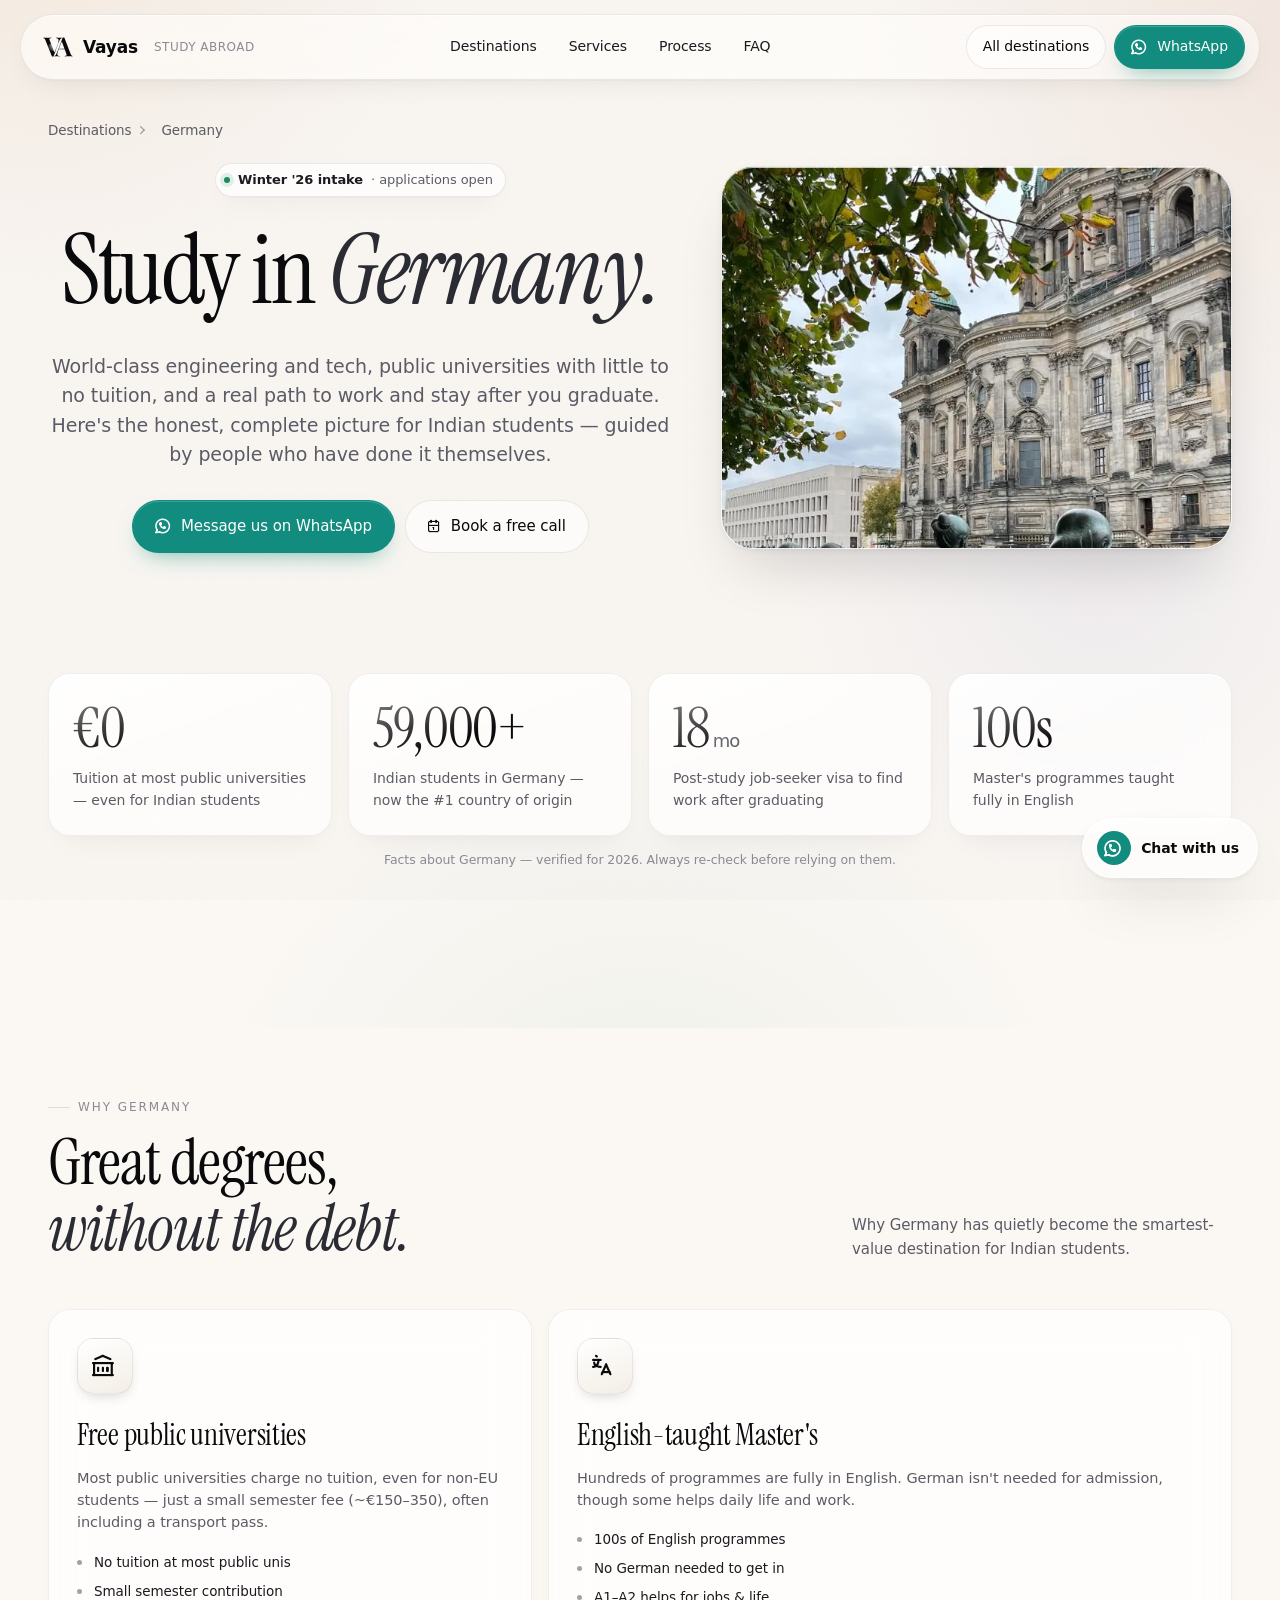
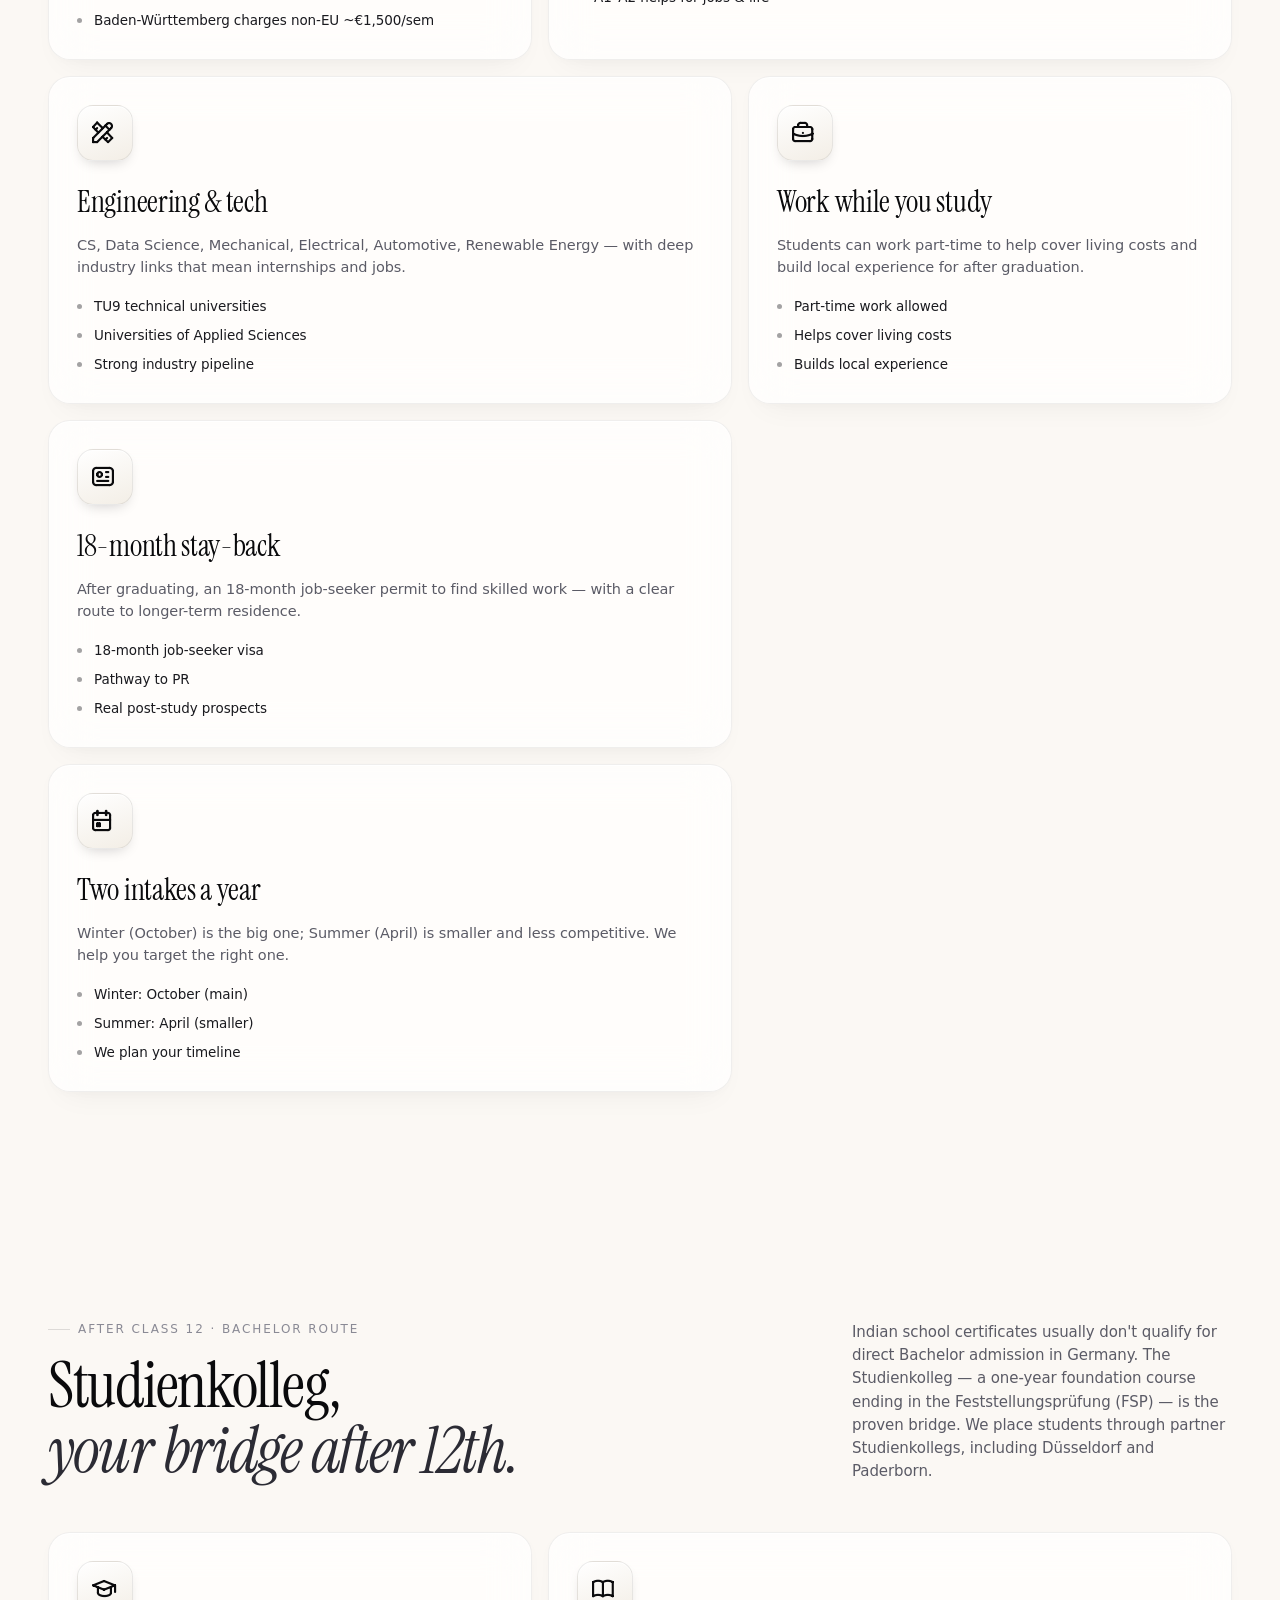
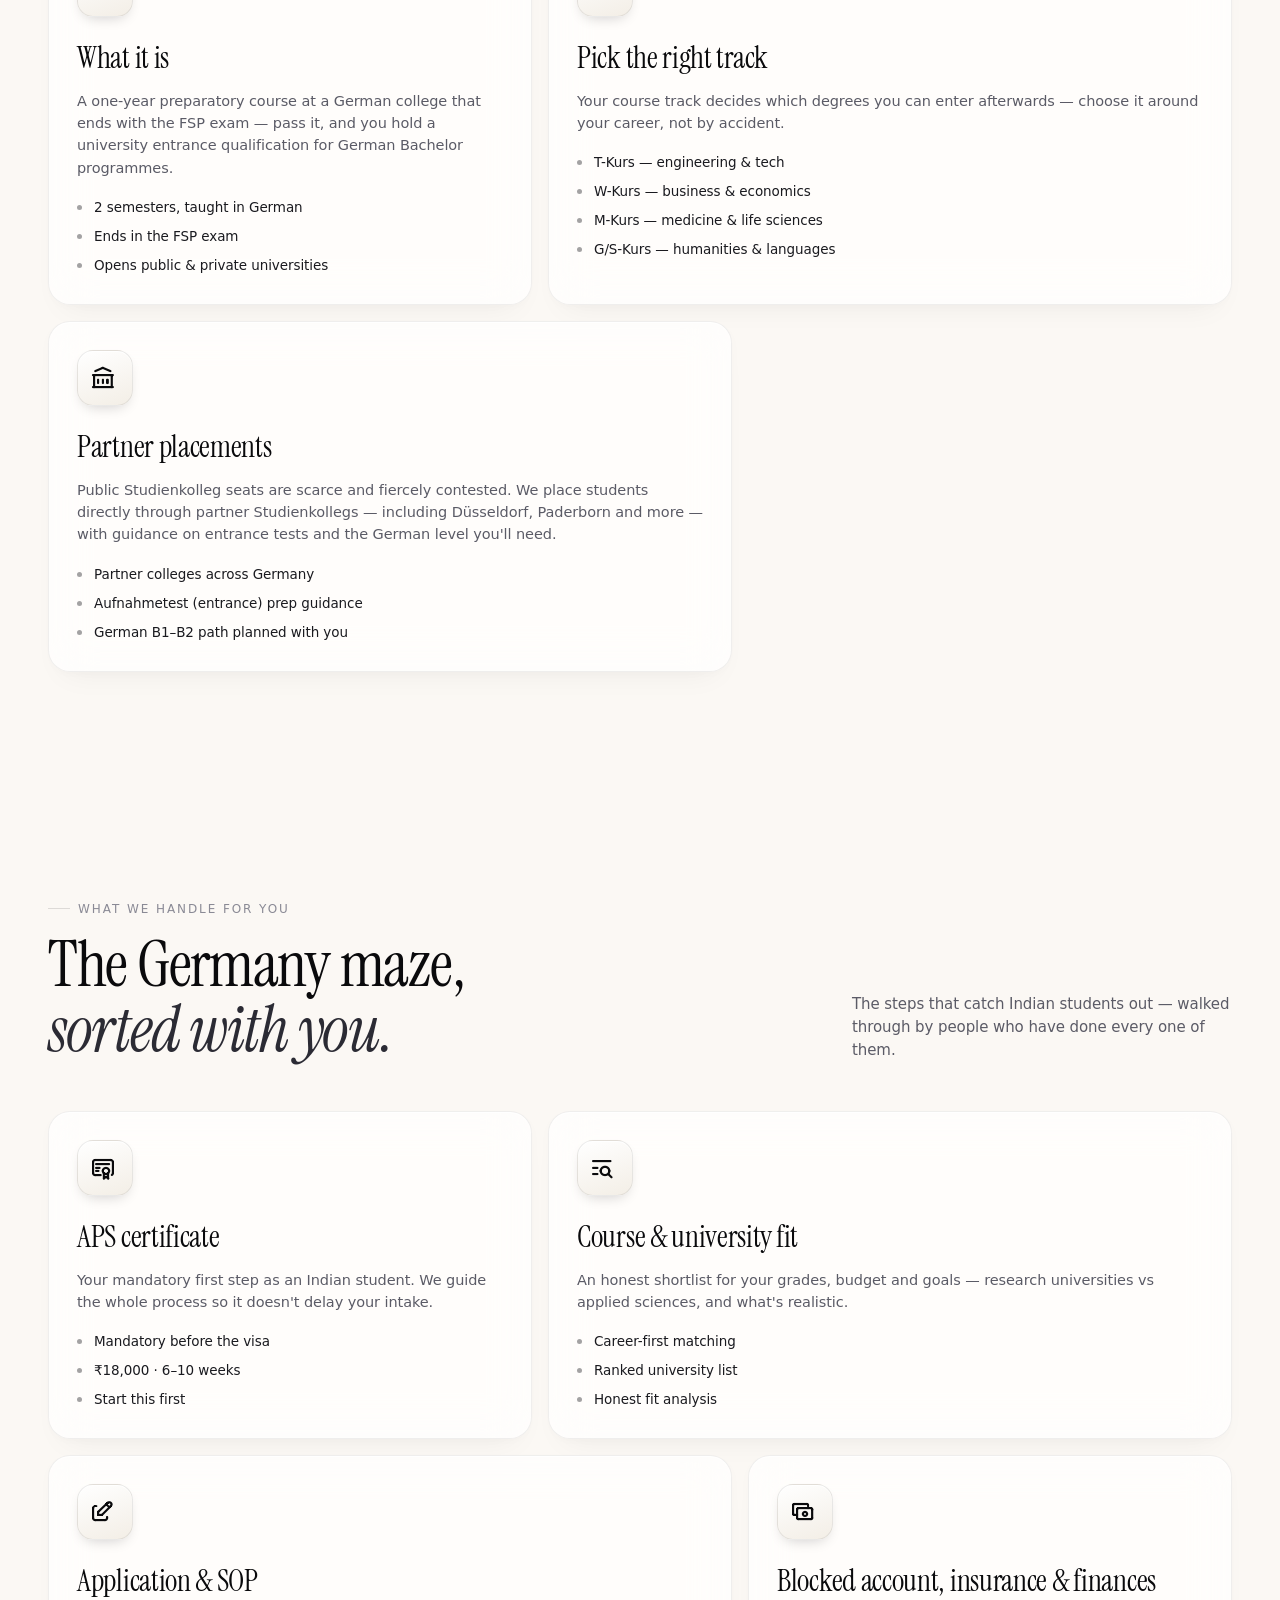
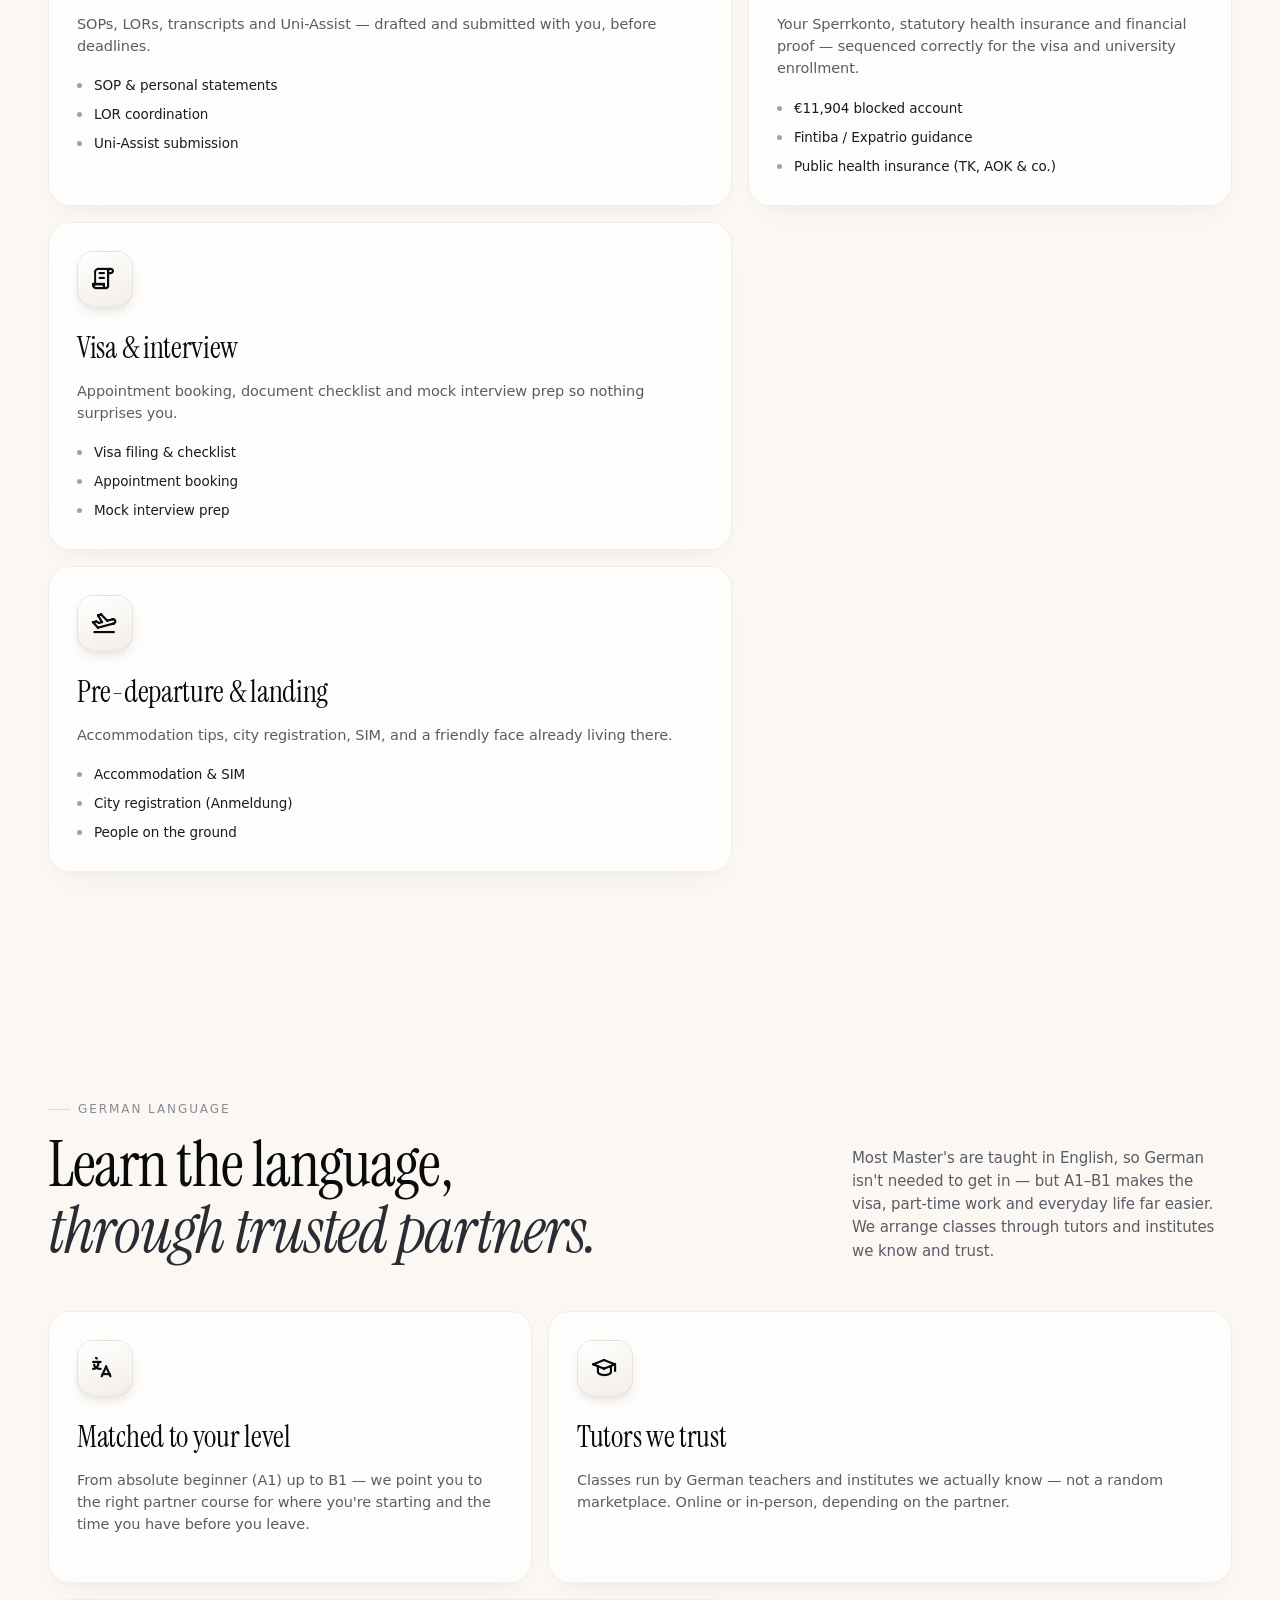
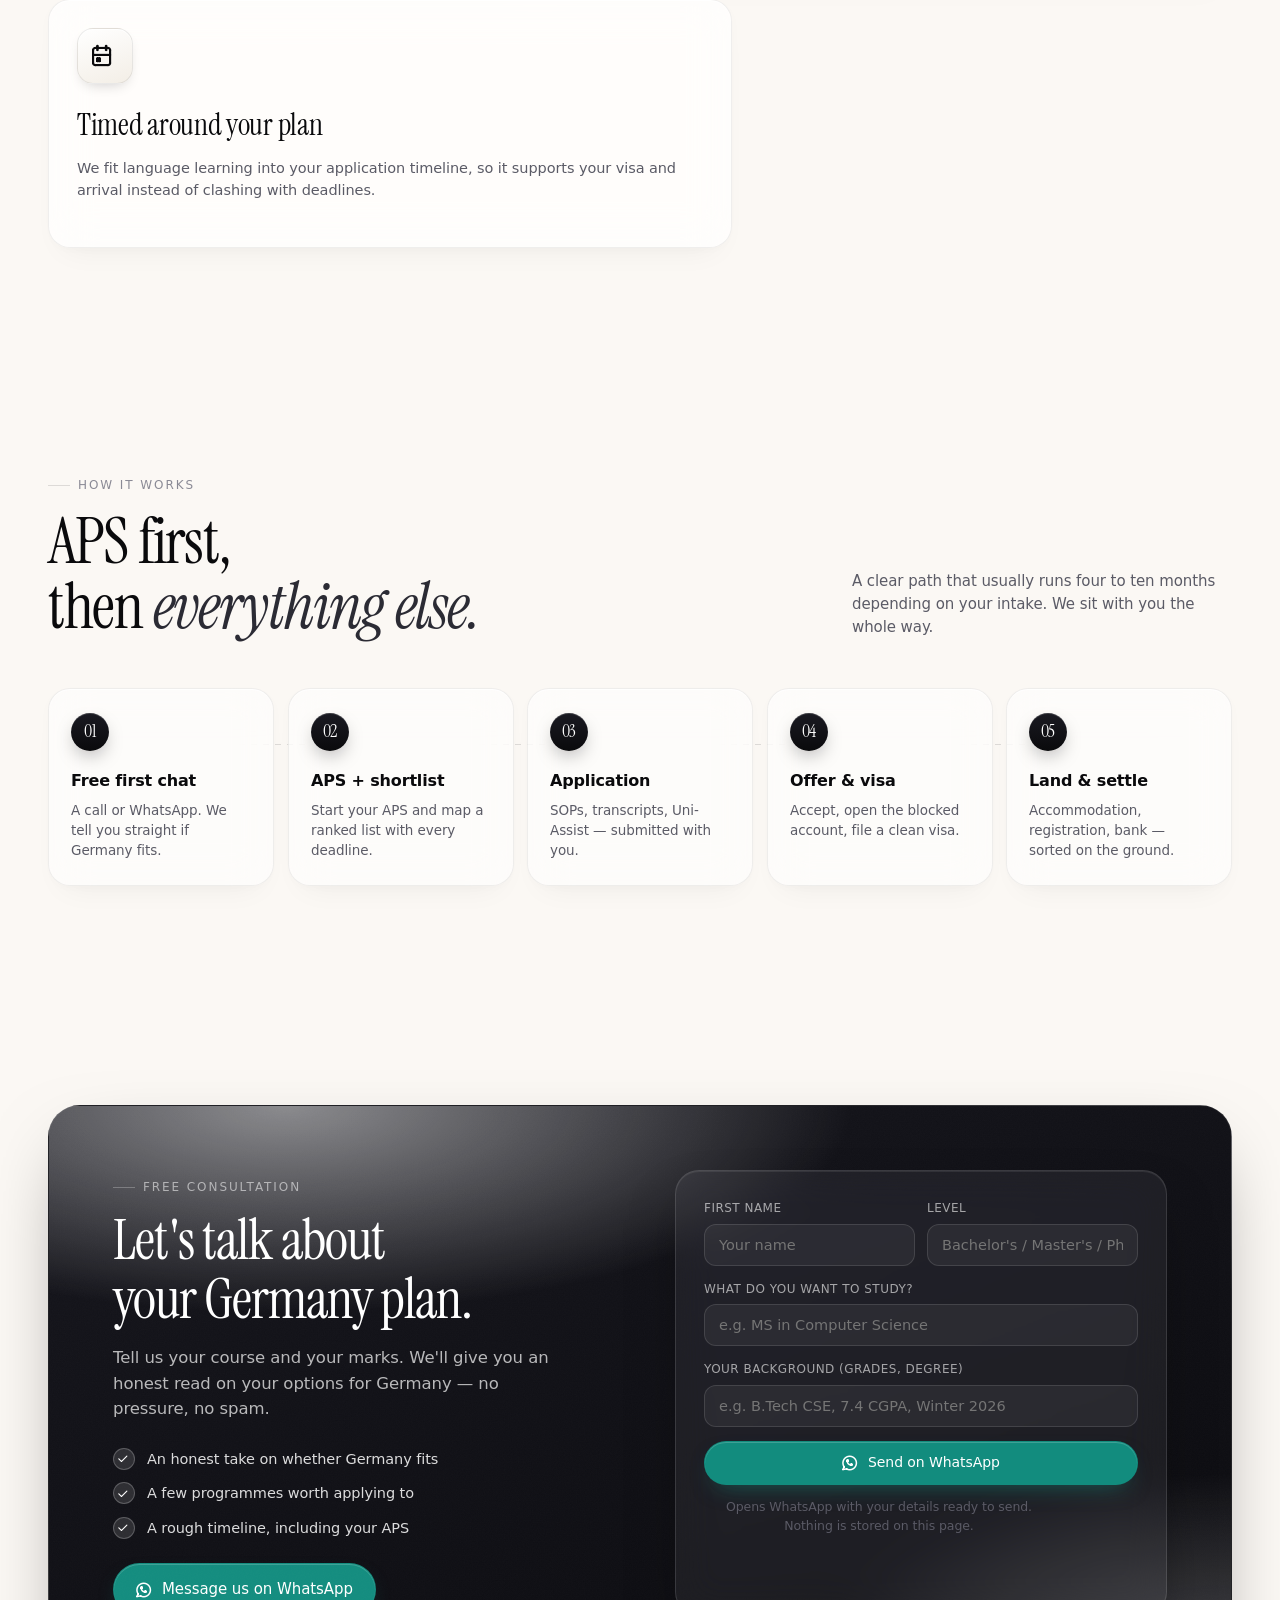
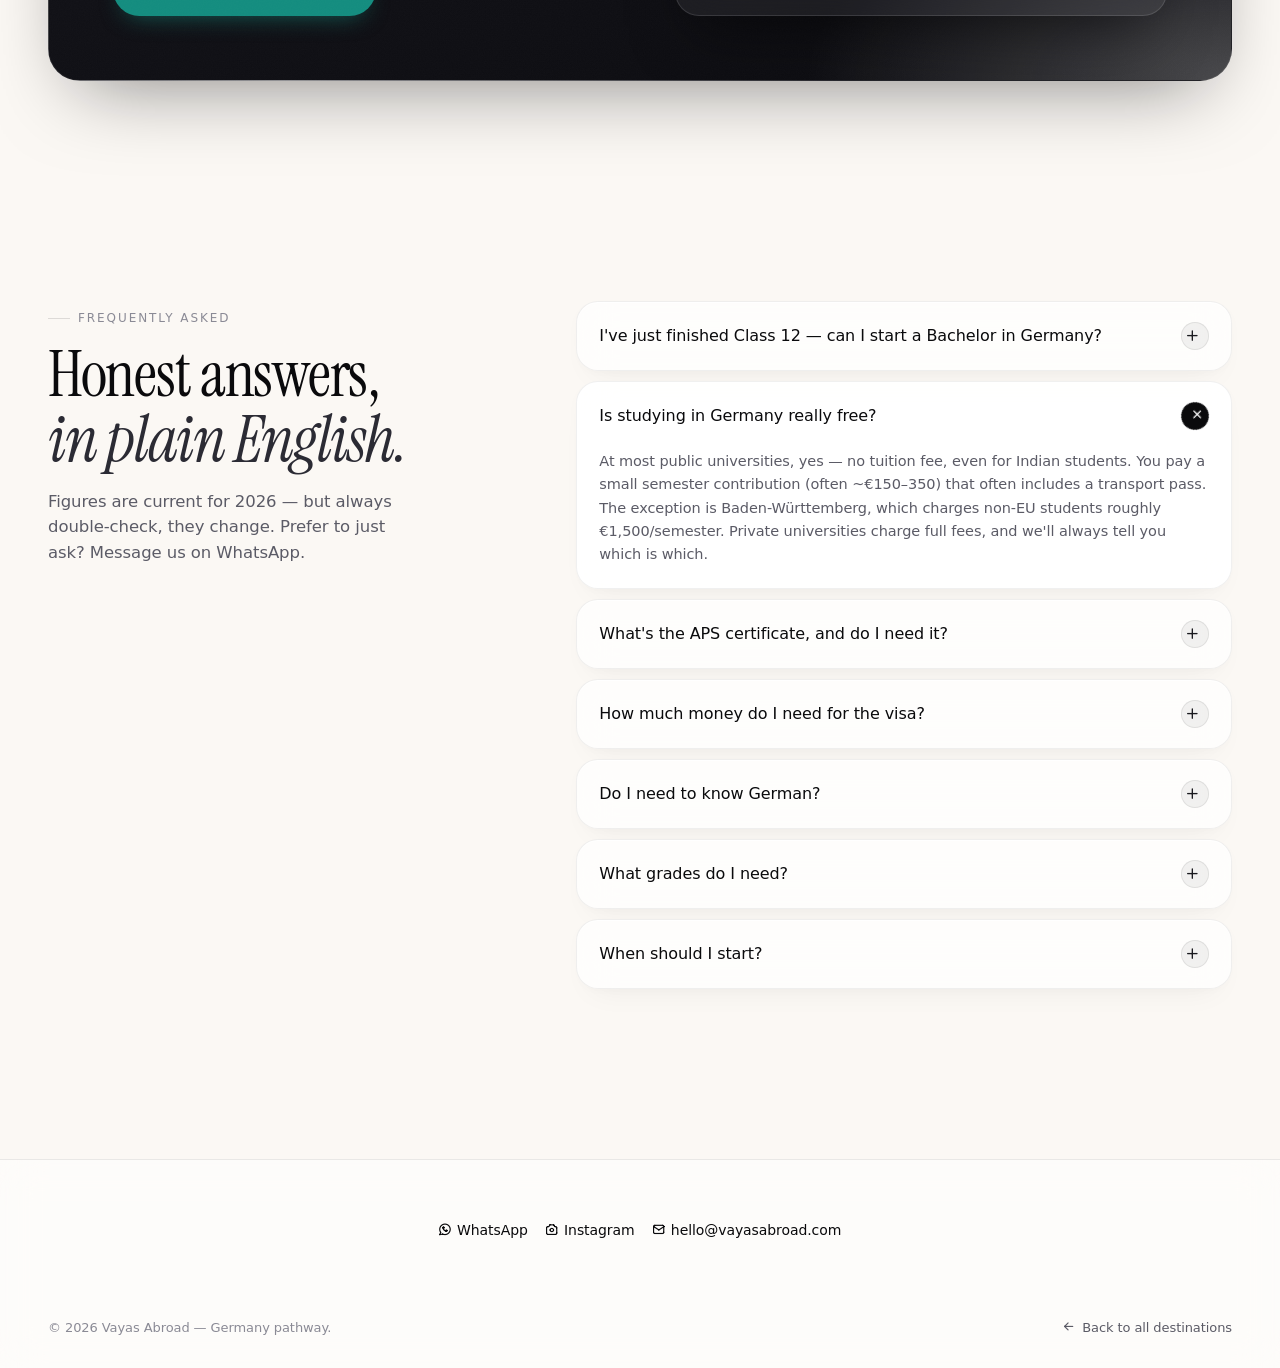
<file: public/germany.html>
<!DOCTYPE html>
<html lang="en">
<head>
<meta charset="UTF-8" />
<meta name="viewport" content="width=device-width, initial-scale=1" />
<meta name="theme-color" content="#0a0a0c" />
<title>Germany — Study Abroad with Vayas</title>
<meta property="og:type" content="website" />
<meta property="og:title" content="Study in Germany — guided by students who did it | Vayas" />
<meta property="og:description" content="Founder-led help for Indian students applying to German universities: APS, blocked account, visa and flat-hunting. Free first consultation." />
<meta property="og:url" content="https://vayasabroad.com/germany.html" />
<meta property="og:image" content="https://vayasabroad.com/assets/berlin-aerial.webp" />
<meta name="twitter:card" content="summary_large_image" />
<meta name="twitter:title" content="Study in Germany — with Vayas" />
<meta name="twitter:description" content="Founder-led help for Indian students applying to German universities." />
<meta name="twitter:image" content="https://vayasabroad.com/assets/berlin-aerial.webp" />
<link rel="icon" href="data:image/svg+xml,%3Csvg%20xmlns%3D%22http%3A//www.w3.org/2000/svg%22%20viewBox%3D%220%200%20100%20100%22%3E%3Crect%20width%3D%22100%22%20height%3D%22100%22%20rx%3D%2222%22%20fill%3D%22%230a0a0c%22/%3E%3Csvg%20x%3D%2218%22%20y%3D%2230%22%20width%3D%2264%22%20height%3D%2240%22%20viewBox%3D%220%200%201128%20753%22%20fill%3D%22%23f4efe3%22%20preserveAspectRatio%3D%22xMidYMid%20meet%22%3E%3Cg%20transform%3D%22translate%2830.8%2C730.6%29%20scale%281%2C-1%29%22%3E%3Cpath%20d%3D%22M669.638671875%20708V688Q648.71875%20680.64013671875%20624.578857421875%20655.160400390625Q600.43896484375%20629.6806640625%20580.55908203125%20575.56103515625L364.75830078125%20-2.60009765625Q357.95849609375%20-2.1201171875%20350.438720703125%20-1.880126953125Q342.9189453125%20-1.64013671875%20335.1591796875%20-1.64013671875Q327.87939453125%20-1.64013671875%20320.359619140625%20-1.880126953125Q312.83984375%20-2.1201171875%20306.0400390625%20-2.60009765625L53.400390625%20624Q38.88037109375%20660.56005859375%2021.560302734375%20673.780029296875Q4.240234375%20687%20-10.7998046875%20688V708Q16.8798828125%20707%2055.49951171875%20706.0Q94.119140625%20705%20132.19873046875%20705Q176.95849609375%20705%20216.23828125%20706.0Q255.51806640625%20707%20279.39794921875%20708V688Q246.837890625%20687%20229.097900390625%20680.47998046875Q211.35791015625%20673.9599609375%20209.3779296875%20656.4599609375Q207.39794921875%20638.9599609375%20220.8779296875%20604L403.998046875%20134.9990234375L384.158203125%20111.279296875L529.359375%20499.921875Q555.1591796875%20570.2412109375%20555.59912109375%20610.82080078125Q556.0390625%20651.400390625%20534.0390625%20669.2001953125Q512.0390625%20687%20470.9990234375%20688V708Q504.31884765625%20707%20534.078857421875%20706.0Q563.8388671875%20705%20593.6787109375%20705Q616.798828125%20705%20635.71875%20706.0Q654.638671875%20707%20669.638671875%20708Z%22/%3E%3Cg%20transform%3D%22translate%28411.4%2C0%29%22%3E%3Cpath%20d%3D%22M358.99853515625%20710.60009765625%20602.03857421875%2084Q616.55859375%2047.919921875%20634.11865234375%2034.4599609375Q651.6787109375%2021%20666.23876953125%2020V0Q638.55908203125%202%20600.439453125%202.5Q562.31982421875%203%20523.240234375%203Q478.48046875%203%20439.20068359375%202.5Q399.9208984375%202%20376.041015625%200V20Q427.041015625%2022%20440.801025390625%2037.5Q454.56103515625%2053%20434.56103515625%20104L261.04052734375%20575.0810546875L278.96044921875%20598.640625L122.23974609375%20191.27880859375Q101.919921875%20139.279296875%2097.719970703125%20106.01953125Q93.52001953125%2072.759765625%20102.739990234375%2054.35986328125Q111.9599609375%2035.9599609375%20133.179931640625%2028.47998046875Q154.39990234375%2021%20184.919921875%2020V0Q152.60009765625%202%20122.580078125%202.5Q92.56005859375%203%2062.240234375%203Q40.1201171875%203%2020.7001953125%202.5Q1.2802734375%202%20-13.7197265625%200V20Q7.72021484375%2024.52001953125%2029.440185546875%2046.3798828125Q51.16015625%2068.23974609375%2071.52001953125%20121.3994140625L300.2802734375%20710.60009765625Q313.8798828125%20709.64013671875%20329.639404296875%20709.64013671875Q345.39892578125%20709.64013671875%20358.99853515625%20710.60009765625ZM439.240234375%20288V268H141.240234375L151.240234375%20288Z%22/%3E%3C/g%3E%3C/g%3E%3C/svg%3E%3C/svg%3E" />
<meta name="description" content="Study in Germany as an Indian student: free public universities, English-taught Master's, APS, blocked account, visa and the 18-month stay-back — guided by people who did it." />
<link rel="preconnect" href="https://fonts.googleapis.com" />
<link rel="preconnect" href="https://fonts.gstatic.com" crossorigin />
<link href="https://fonts.googleapis.com/css2?family=Instrument+Serif:ital@0;1&display=swap" rel="stylesheet" />
<link rel="stylesheet" href="assets/vayas-icons.css" />
<style>
  :root{
    --ink: #0a0a0c;
    --ink-2: #1a1a1f;
    --muted: #5b5b66;
    --muted-2: #8a8a95;
    --line: rgba(10,10,12,0.08);
    --line-2: rgba(10,10,12,0.12);
    --paper: #ffffff;
    --paper-2: #fafafa;
    --paper-3: #f4f4f6;
    --glass: rgba(255,255,255,0.55);
    --glass-strong: rgba(255,255,255,0.72);
    --glass-edge: rgba(255,255,255,0.9);
    --serif: "Instrument Serif", "New York", "Times New Roman", serif;
    --sans: -apple-system, BlinkMacSystemFont, "SF Pro Display", "SF Pro Text", system-ui, "Segoe UI", Helvetica, Arial, sans-serif;
    --radius-sm: 14px;
    --radius: 22px;
    --radius-lg: 32px;
    --shadow-soft: 0 1px 0 rgba(255,255,255,0.6) inset, 0 1px 2px rgba(10,10,12,0.04), 0 10px 30px -12px rgba(10,10,12,0.10);
    --shadow-lift: 0 1px 0 rgba(255,255,255,0.7) inset, 0 2px 6px rgba(10,10,12,0.06), 0 30px 60px -20px rgba(10,10,12,0.18);
  }
  *{ box-sizing: border-box; }
  html, body{ margin:0; padding:0; }
  html{ scroll-behavior: smooth; }
  body{
    font-family: var(--sans);
    color: var(--ink);
    background: #fbf8f4;
    -webkit-font-smoothing: antialiased;
    -moz-osx-font-smoothing: grayscale;
    line-height: 1.55;
    font-size: 16.5px;
    letter-spacing: -0.005em;
    overflow-x: hidden;
  }
  /* Warm ambient mesh — cream, soft peach, distant sage; no committed brand hue */
  body::before{
    content: "";
    position: fixed; inset: -10vmax;
    z-index: -2;
    background:
      radial-gradient(60vmax 50vmax at 10% 6%,   rgba(245,228,210,0.55), transparent 60%),
      radial-gradient(55vmax 55vmax at 92% 14%,  rgba(238,212,198,0.42), transparent 62%),
      radial-gradient(60vmax 60vmax at 50% 115%, rgba(210,222,210,0.32), transparent 60%),
      radial-gradient(40vmax 40vmax at 80% 60%,  rgba(220,215,232,0.30), transparent 65%),
      #fbf8f4;
    filter: saturate(0.9);
  }
  /* fine grain to kill banding */
  body::after{
    content:"";
    position: fixed; inset:0;
    z-index: -1; pointer-events:none;
    background-image: url("data:image/svg+xml;utf8,<svg xmlns='http://www.w3.org/2000/svg' width='160' height='160'><filter id='n'><feTurbulence type='fractalNoise' baseFrequency='0.9' numOctaves='2' stitchTiles='stitch'/><feColorMatrix values='0 0 0 0 0  0 0 0 0 0  0 0 0 0 0  0 0 0 0.035 0'/></filter><rect width='100%' height='100%' filter='url(%23n)'/></svg>");
    mix-blend-mode: multiply;
    opacity: .55;
  }

  a{ color: inherit; text-decoration: none; }
  button{ font: inherit; color: inherit; background: none; border: 0; cursor: pointer; }

  .wrap{ max-width: 1240px; margin: 0 auto; padding: 0 28px; }

  /* ---------- NAV ---------- */
  .nav{
    position: sticky; top: 14px; z-index: 50;
    margin: 14px auto 0; width: min(1240px, calc(100% - 28px));
    display: flex; align-items: center; justify-content: space-between;
    padding: 10px 14px 10px 22px;
    background: var(--glass);
    backdrop-filter: blur(22px) saturate(160%);
    -webkit-backdrop-filter: blur(22px) saturate(160%);
    border: 1px solid var(--line);
    border-radius: 999px;
    box-shadow: var(--shadow-soft);
  }
  .brand{
    display:flex; align-items:center; gap:10px;
    font-weight: 600; letter-spacing: -0.01em; font-size: 17px;
  }
  .brand-mark{
    width: 26px; height: 26px; border-radius: 50%;
    background: conic-gradient(from 210deg, #0a0a0c, #2a2a35, #0a0a0c);
    position: relative;
    box-shadow: inset 0 0 0 1px rgba(255,255,255,0.18), 0 4px 10px rgba(10,10,12,0.18);
  }
  .brand-mark::after{
    content:""; position:absolute; inset: 5px;
    border-radius: 50%;
    background: radial-gradient(circle at 35% 30%, #fff 0%, rgba(255,255,255,0.0) 55%);
    opacity: .85;
  }
  .brand small{ font-weight: 400; color: var(--muted-2); margin-left:6px; font-size: 12px; letter-spacing: .04em; text-transform: uppercase; }
  .nav-links{ display:flex; gap: 4px; }
  .nav-links a{
    padding: 8px 14px; border-radius: 999px; font-size: 14px; color: var(--ink-2);
    transition: background .2s ease, color .2s ease;
  }
  .nav-links a:hover{ background: rgba(10,10,12,0.05); }
  .nav-cta{ display:flex; gap: 8px; align-items:center; }
  .btn{
    display: inline-flex; align-items:center; gap:8px;
    padding: 10px 16px; border-radius: 999px;
    font-size: 14px; font-weight: 500; letter-spacing: -0.005em;
    transition: transform .15s ease, background .2s ease, box-shadow .2s ease, color .2s ease;
    border: 1px solid transparent; white-space: nowrap;
  }
  .btn-ghost{ color: var(--ink); border-color: var(--line); background: rgba(255,255,255,0.6); }
  .btn-ghost:hover{ background: rgba(255,255,255,0.9); }
  .btn-dark{
    background: linear-gradient(180deg, #1a1a22 0%, #0a0a0c 100%);
    color: #fff;
    box-shadow: 0 1px 0 rgba(255,255,255,0.15) inset, 0 8px 20px -6px rgba(10,10,12,0.45);
  }
  .btn-dark:hover{ transform: translateY(-1px); box-shadow: 0 1px 0 rgba(255,255,255,0.18) inset, 0 14px 28px -10px rgba(10,10,12,0.55); }
  .btn-lg{ padding: 14px 22px; font-size: 15px; }

  /* ---------- HERO ---------- */
  .hero{
    position: relative;
    padding: 90px 0 30px;
    text-align: center;
  }

  .hero-stage{
    position: relative;
    margin: 60px auto 0;
    max-width: 1180px;
    height: clamp(360px, 52vw, 560px);
    border-radius: var(--radius-lg);
    overflow: hidden;
    border: 1px solid var(--line);
    box-shadow: var(--shadow-lift);
    background: #cbb9a5;
  }
  .hero-stage .photo{
    position:absolute; inset:0;
    background: var(--paper-2);
  }
  @keyframes kenburns{
    from{ transform: scale(1.04) translate(0,0); }
    to  { transform: scale(1.12) translate(-1.5%, -1%); }
  }
  .hero-stage .photo::after{
    content:""; position:absolute; inset:0;
    background:
      linear-gradient(180deg, rgba(255,250,242,0.0) 50%, rgba(20,16,12,0.35) 100%),
      linear-gradient(0deg, rgba(20,16,12,0.0) 60%, rgba(20,16,12,0.18) 100%);
  }
  .hero-stage .stage-chip{
    position:absolute;
    padding: 12px 16px 12px 12px;
    border-radius: 18px;
    background: rgba(255,255,255,0.78);
    backdrop-filter: blur(22px) saturate(160%);
    -webkit-backdrop-filter: blur(22px) saturate(160%);
    border: 1px solid rgba(255,255,255,0.7);
    box-shadow: 0 1px 0 rgba(255,255,255,0.8) inset, 0 18px 40px -16px rgba(10,10,12,0.35);
    display:flex; align-items:center; gap:12px;
    font-size: 13.5px; color: var(--ink);
    text-align: left;
  }
  .hero-stage .stage-chip .ico{
    width: 36px; height: 36px; border-radius: 12px;
    background: linear-gradient(160deg, #fff, #efece6);
    border: 1px solid var(--line);
    display:grid; place-items:center;
  }
  .hero-stage .stage-chip b{ font-weight: 600; display:block; }
  .hero-stage .stage-chip small{ color: var(--muted); font-size: 12px; }
  .hero-stage .chip-1{ left: 5%;  top: 14%;  animation: float 7s ease-in-out infinite; }
  .hero-stage .chip-2{ right: 6%; top: 22%;  animation: float 9s ease-in-out infinite 1s; }
  .hero-stage .chip-3{ left: 9%;  bottom: 16%; animation: float 8s ease-in-out infinite .5s; }
  .hero-stage .chip-4{ right: 7%; bottom: 14%; animation: float 10s ease-in-out infinite 1.5s; }

  .hero-passport{
    position: absolute; right: 7%; bottom: -28px;
    width: 220px; padding: 14px;
    background: rgba(255,255,255,0.78);
    backdrop-filter: blur(22px) saturate(160%);
    -webkit-backdrop-filter: blur(22px) saturate(160%);
    border: 1px solid rgba(255,255,255,0.7);
    border-radius: 18px;
    box-shadow: var(--shadow-lift);
    transform: rotate(-3deg);
    display:none;
  }
  @media(min-width: 900px){ .hero-passport{ display:block; } }
  .eyebrow{
    display: inline-flex; align-items:center; gap:8px;
    padding: 6px 12px 6px 8px;
    border-radius: 999px;
    background: var(--glass-strong);
    border: 1px solid var(--line);
    backdrop-filter: blur(14px);
    -webkit-backdrop-filter: blur(14px);
    font-size: 13px; color: var(--ink-2);
    box-shadow: var(--shadow-soft);
  }
  .eyebrow .dot{ width: 6px; height: 6px; border-radius: 50%; background: #1f8a5b; box-shadow: 0 0 0 4px rgba(31,138,91,0.12); }
  .eyebrow b{ font-weight: 600; }
  .eyebrow span{ color: var(--muted); }

  .hero h1{
    font-family: var(--serif);
    font-weight: 400;
    font-size: clamp(46px, 7.6vw, 104px);
    line-height: 1.06;
    letter-spacing: -0.025em;
    margin: 22px auto 30px;
    max-width: 16ch;
  }
  .hero h1 em{ font-style: italic; color: #2b2b34; }
  .hero h1 .underline{
    position: relative; white-space: nowrap;
  }
  .hero h1 .underline::after{
    content:""; position:absolute; left: 2%; right: 2%; bottom: 4%;
    height: 8px; border-radius: 8px;
    background: linear-gradient(90deg, rgba(10,10,12,0.0), rgba(10,10,12,0.12), rgba(10,10,12,0.0));
  }
  .hero p.lede{
    max-width: 58ch; margin: 0 auto;
    font-size: clamp(16px, 1.5vw, 19px);
    color: var(--muted);
    text-wrap: pretty;
  }
  .hero-cta{
    display: inline-flex; gap: 10px; margin-top: 30px; align-items: center;
  }

  /* ---------- HERO SEARCH ---------- */
  .hero-search{
    position: relative;
    margin: 32px auto 0;
    max-width: 620px;
    z-index: 30;
  }
  .hero-search .search-box{
    display:flex; align-items:center; gap: 12px;
    padding: 8px 8px 8px 20px;
    background: var(--glass-strong);
    border: 1px solid var(--line);
    backdrop-filter: blur(22px) saturate(160%);
    -webkit-backdrop-filter: blur(22px) saturate(160%);
    border-radius: 999px;
    box-shadow: var(--shadow-lift);
    transition: box-shadow .25s ease, transform .25s ease, border-color .25s ease;
  }
  .hero-search:focus-within .search-box{
    border-color: rgba(10,10,12,0.18);
    box-shadow: 0 0 0 6px rgba(10,10,12,0.04), var(--shadow-lift);
  }
  .hero-search .search-box i.ti{
    color: var(--muted); font-size: 20px;
  }
  .hero-search input{
    flex: 1; border: 0; outline: 0; background: transparent;
    font: 500 16px var(--sans); color: var(--ink);
    padding: 12px 0;
  }
  .hero-search input::placeholder{ color: var(--muted-2); font-weight: 400; }
  .hero-search .btn-dark{ padding: 12px 20px; font-size: 14px; }
  .hero-search .search-results{
    position: absolute; top: calc(100% + 10px); left: 0; right: 0;
    background: rgba(255,255,255,0.92);
    border: 1px solid var(--line);
    backdrop-filter: blur(26px) saturate(160%);
    -webkit-backdrop-filter: blur(26px) saturate(160%);
    border-radius: 22px;
    box-shadow: var(--shadow-lift);
    padding: 8px;
    max-height: 0; overflow: hidden;
    opacity: 0; transform: translateY(-6px) scale(0.98);
    transform-origin: top center;
    transition: opacity .25s ease, transform .3s cubic-bezier(.2,.7,.2,1), max-height .35s ease;
    pointer-events: none;
    text-align: left;
  }
  .hero-search.open .search-results{
    opacity: 1; transform: translateY(0) scale(1);
    max-height: 420px; pointer-events: auto;
  }
  .search-cat{
    font-size: 11px; letter-spacing: .14em; text-transform: uppercase;
    color: var(--muted-2); padding: 12px 14px 6px;
  }
  .search-row{
    display:flex; align-items:center; gap: 12px;
    padding: 10px 14px;
    border-radius: 14px; cursor: pointer;
    transition: background .15s ease;
  }
  .search-row:hover, .search-row.active{ background: rgba(10,10,12,0.05); }
  .search-row .row-ico{
    width: 34px; height: 34px; border-radius: 10px;
    background: linear-gradient(160deg, #fff, #efeae0);
    border: 1px solid var(--line);
    display:grid; place-items:center;
    font-size: 16px; color: var(--ink);
  }
  .search-row .row-main{ flex: 1; min-width:0; }
  .search-row .row-name{ font-size: 14.5px; font-weight: 500; color: var(--ink); }
  .search-row .row-meta{ font-size: 12.5px; color: var(--muted); }
  .search-row .row-tag{
    font-size: 11.5px; color: var(--muted);
    padding: 4px 10px; border-radius: 999px;
    background: rgba(10,10,12,0.04);
    border: 1px solid var(--line);
    white-space: nowrap;
  }
  .search-empty{
    padding: 28px 14px; text-align: center;
    color: var(--muted); font-size: 14px;
  }
  .hero-meta{
    margin-top: 40px;
    display: flex; align-items: center; justify-content: center; gap: 26px;
    color: var(--muted);
    font-size: 13.5px;
  }
  .avatars{ display:flex; }
  .avatars span{
    width: 32px; height: 32px; border-radius: 50%;
    margin-left: -8px; border: 2px solid #fff;
    background-size: cover; background-position: center;
    display: inline-block;
    box-shadow: 0 4px 10px rgba(10,10,12,0.1);
  }
  .avatars span:nth-child(1){ background: var(--paper-2); margin-left:0; }
  .avatars span:nth-child(2){ background: var(--paper-2); }
  .avatars span:nth-child(3){ background: var(--paper-2); }
  .avatars span:nth-child(4){ background: var(--paper-2); }
  .avatars span:nth-child(5){ background: var(--paper-2); }

  @keyframes float{
    0%, 100% { transform: translateY(0); }
    50%      { transform: translateY(-8px); }
  }

  /* ---------- LOGO STRIP (marquee) ---------- */
  .partners{
    margin-top: 80px;
    padding: 26px 0;
    border-top: 1px solid var(--line);
    border-bottom: 1px solid var(--line);
    background: rgba(255,255,255,0.5);
    backdrop-filter: blur(10px);
    -webkit-backdrop-filter: blur(10px);
    overflow: hidden;
    position: relative;
  }
  .partners-label{
    text-align:center;
    font-size: 12px; letter-spacing: .14em; text-transform: uppercase;
    color: var(--muted-2);
    margin: 0 0 18px;
  }
  .marquee{ overflow: hidden; mask-image: linear-gradient(90deg, transparent 0, #000 8%, #000 92%, transparent 100%); -webkit-mask-image: linear-gradient(90deg, transparent 0, #000 8%, #000 92%, transparent 100%); }
  .marquee-track{
    display: flex; gap: 58px; align-items: center;
    width: max-content;
    animation: marquee 38s linear infinite;
  }
  .marquee:hover .marquee-track{ animation-play-state: paused; }
  @keyframes marquee{
    from{ transform: translateX(0); }
    to  { transform: translateX(-50%); }
  }
  .marquee-track span{
    font-family: var(--serif); font-size: 26px; letter-spacing: .01em; color: var(--ink-2);
    white-space: nowrap; opacity: .8;
  }
  .marquee-track span.sans{ font-family: var(--sans); font-weight: 600; font-size: 18px; letter-spacing: .04em; text-transform: uppercase; }

  /* ---------- SECTIONS ---------- */
  section{ padding: 110px 0; position: relative; }
  .section-head{
    display:flex; align-items: flex-end; justify-content: space-between; gap: 40px;
    margin-bottom: 48px;
  }
  .section-head .left{ max-width: 640px; }
  .kicker{
    font-size: 12px; letter-spacing: .16em; text-transform: uppercase;
    color: var(--muted-2); font-weight: 500;
    display:inline-flex; align-items:center; gap:8px;
  }
  .kicker::before{ content:""; width: 22px; height: 1px; background: var(--line-2); display:inline-block; }
  h2.display{
    font-family: var(--serif); font-weight: 400;
    font-size: clamp(36px, 5vw, 64px);
    line-height: 1.02; letter-spacing: -0.02em;
    margin: 14px 0 0;
  }
  h2.display em{ font-style: italic; color: #2b2b34; }
  .section-head .right{ max-width: 380px; color: var(--muted); font-size: 15px; }

  /* ---------- STATS ---------- */
  .stats{
    display:grid; grid-template-columns: repeat(4, 1fr); gap: 16px;
  }
  .stat{
    padding: 26px 24px 24px;
    border-radius: var(--radius);
    background: var(--glass-strong);
    border: 1px solid var(--line);
    backdrop-filter: blur(20px) saturate(160%);
    -webkit-backdrop-filter: blur(20px) saturate(160%);
    box-shadow: var(--shadow-soft);
    position: relative; overflow: hidden;
  }
  .stat::before{
    content:""; position:absolute; inset: 0;
    background: linear-gradient(160deg, rgba(255,255,255,0.7), rgba(255,255,255,0) 40%);
    pointer-events: none;
  }
  .stat .num{
    font-family: var(--serif); font-size: 56px; line-height: 1; letter-spacing: -0.02em;
    display:flex; align-items: baseline; gap: 4px;
  }
  .stat .num sup{ font-family: var(--sans); font-size: 18px; color: var(--muted); top: -0.7em; font-weight: 500; }
  .stat .label{ margin-top: 12px; color: var(--muted); font-size: 14px; }

  /* ---------- DESTINATIONS ---------- */
  .dest-tabs{
    position: relative;
    display:inline-flex; gap: 2px; padding: 6px;
    background: var(--glass-strong);
    border:1px solid var(--line);
    border-radius: 999px;
    backdrop-filter: blur(20px);
    -webkit-backdrop-filter: blur(20px);
    box-shadow: var(--shadow-soft);
    width: max-content;
    margin: 0 auto 38px;
  }
  .dest-tabs-wrap{ display:flex; justify-content:center; }
  .dest-tab{
    position: relative; z-index: 2;
    padding: 9px 18px; border-radius: 999px; font-size: 14px; color: var(--ink-2);
    transition: color .35s ease;
  }
  .dest-tab[aria-selected="true"]{ color: #fff; }
  .dest-tab:not([aria-selected="true"]):hover{ color: var(--ink); }
  .tab-indicator{
    position: absolute; top: 6px; left: 6px;
    height: calc(100% - 12px);
    background: linear-gradient(180deg, #1a1a22 0%, #0a0a0c 100%);
    border-radius: 999px;
    box-shadow: 0 1px 0 rgba(255,255,255,0.15) inset, 0 6px 16px -4px rgba(10,10,12,0.4);
    transition: transform .45s cubic-bezier(.6,.05,.05,1), width .45s cubic-bezier(.6,.05,.05,1);
    z-index: 1;
    pointer-events: none;
  }

  .destinations{
    display:grid; grid-template-columns: repeat(4, 1fr); gap: 16px;
  }
  .dest-card{
    position: relative;
    aspect-ratio: 4/5;
    border-radius: var(--radius);
    overflow: hidden;
    border: 1px solid var(--line);
    box-shadow: var(--shadow-soft);
    cursor: pointer;
    display: block;
    color: inherit;
    text-decoration: none;
    transition: transform .3s ease, box-shadow .3s ease;
  }
  .dest-card:hover{ transform: translateY(-4px); box-shadow: var(--shadow-lift); }
  .dest-bg{
    position:absolute; inset:0;
    background-size: cover; background-position: center;
    transition: transform .6s cubic-bezier(.2,.7,.2,1);
  }
  .dest-card:hover .dest-bg{ transform: scale(1.06); }
  .dest-card .scrim{
    position:absolute; inset:0;
    background: linear-gradient(180deg, rgba(10,10,12,0.0) 30%, rgba(10,10,12,0.5) 80%, rgba(10,10,12,0.7) 100%);
  }
  .dest-card .meta{
    position:absolute; left: 14px; right: 14px; bottom: 14px;
    color: #fff;
    display:flex; justify-content: space-between; align-items: flex-end;
  }
  .dest-card .meta h3{ margin: 0; font-family: var(--serif); font-weight: 400; font-size: 28px; letter-spacing: -0.01em; }
  .dest-card .meta .sub{ display:flex; gap: 10px; align-items:center; font-size: 12.5px; opacity: .85; margin-top: 4px; }
  .dest-card .glass-pill{
    background: rgba(255,255,255,0.18);
    backdrop-filter: blur(14px); -webkit-backdrop-filter: blur(14px);
    border: 1px solid rgba(255,255,255,0.25);
    color: #fff; padding: 6px 10px; border-radius: 999px;
    font-size: 12px; white-space: nowrap;
  }
  .dest-card .flag{
    position:absolute; top: 12px; left: 12px;
    width: 36px; height: 36px; border-radius: 50%;
    background: rgba(255,255,255,0.18);
    backdrop-filter: blur(14px); -webkit-backdrop-filter: blur(14px);
    border: 1px solid rgba(255,255,255,0.3);
    display:grid; place-items:center;
    font-size: 18px;
  }

  /* destination card photos via background-image inline */
  .dest-bg{ background-color: #cbb9a5; }
  .dest-bg.has-pattern::before{
    content:""; position:absolute; inset:0;
    background:
      radial-gradient(circle at 20% 30%, rgba(255,255,255,0.12), transparent 35%),
      radial-gradient(circle at 75% 70%, rgba(255,255,255,0.08), transparent 40%);
    mix-blend-mode: screen;
  }

  /* ---------- SERVICES ---------- */
  .services-grid{
    display:grid; grid-template-columns: repeat(12, 1fr); gap: 16px;
  }
  .svc{
    padding: 28px;
    border-radius: var(--radius);
    background: var(--glass-strong);
    border: 1px solid var(--line);
    backdrop-filter: blur(22px) saturate(160%);
    -webkit-backdrop-filter: blur(22px) saturate(160%);
    box-shadow: var(--shadow-soft);
    position: relative;
    transition: transform .25s ease, box-shadow .25s ease;
  }
  .svc:hover{ transform: translateY(-3px); box-shadow: var(--shadow-lift); }
  .svc .ico-lg{
    width: 56px; height: 56px; border-radius: 16px;
    background: linear-gradient(160deg, #fff, #f3eee6);
    border: 1px solid var(--line);
    display:grid; place-items: center;
    color: var(--ink);
    font-size: 26px;
    box-shadow: 0 1px 0 rgba(255,255,255,0.9) inset, 0 6px 14px -6px rgba(10,10,12,0.2);
    margin-bottom: 18px;
    transition: transform .4s cubic-bezier(.2,.7,.2,1);
  }
  .svc:hover .ico-lg{ transform: scale(1.08) rotate(-3deg); }
  .svc h3{ font-family: var(--serif); font-weight: 400; font-size: 30px; letter-spacing: -0.01em; margin: 0 0 8px; }
  .svc p{ color: var(--muted); font-size: 14.5px; margin: 0 0 18px; }
  .svc ul{ list-style: none; padding:0; margin:0; display:flex; flex-direction: column; gap: 8px; }
  .svc li{ font-size: 13.5px; color: var(--ink-2); display:flex; align-items:center; gap:8px; }
  .svc li::before{
    content:""; width:14px; height:14px; border-radius: 50%;
    background: radial-gradient(circle at 35% 35%, #fff, #d8d8df);
    border: 1px solid var(--line-2);
    flex: 0 0 14px;
  }

  .svc.s1{ grid-column: span 5; }
  .svc.s2{ grid-column: span 7; }
  .svc.s3{ grid-column: span 7; }
  .svc.s4{ grid-column: span 5; }
  .svc.s5{ grid-column: span 4; }
  .svc.s6{ grid-column: span 4; }
  .svc.s7{ grid-column: span 4; }

  /* ---------- PROCESS ---------- */
  .process{
    display:grid; grid-template-columns: repeat(5, 1fr); gap: 14px;
    counter-reset: step;
    position: relative;
  }
  .process::before{
    content:""; position: absolute; left: 4%; right: 4%; top: 56px;
    height: 1px;
    background-image: linear-gradient(90deg, var(--line-2) 50%, transparent 50%);
    background-size: 12px 1px;
    z-index: 0;
  }
  .step{ position: relative; z-index: 1; }
  .step:hover .num-pill{ transform: scale(1.08); }
  .step{
    padding: 24px 22px;
    background: var(--glass);
    border: 1px solid var(--line);
    border-radius: var(--radius);
    backdrop-filter: blur(20px); -webkit-backdrop-filter: blur(20px);
    box-shadow: var(--shadow-soft);
    position: relative;
  }
  .step .num-pill{
    display:inline-flex; align-items: center; justify-content:center;
    width: 38px; height: 38px; border-radius: 50%;
    background: linear-gradient(180deg, #1a1a22, #0a0a0c);
    color: #fff;
    font-family: var(--serif); font-size: 18px;
    margin-bottom: 18px;
    box-shadow: 0 1px 0 rgba(255,255,255,0.15) inset, 0 8px 20px -6px rgba(10,10,12,0.4);
    transition: transform .35s cubic-bezier(.2,.7,.2,1);
  }
  .step h4{ margin: 0 0 6px; font-size: 16px; font-weight: 600; letter-spacing: -0.01em; }
  .step p{ margin: 0; color: var(--muted); font-size: 13.5px; line-height: 1.5; }

  /* ---------- TESTIMONIALS ---------- */
  .testimonials{
    display:grid; grid-template-columns: 1.2fr 1fr 1fr; gap: 16px;
  }
  .testimonials.hidden{ display:none; }
  /* ---------- TESTIMONIALS (auto-scroll carousel) ---------- */
  .t-marquee{
    position: relative;
    overflow: hidden;
    margin: 0 -28px;
    padding: 8px 0;
    mask-image: linear-gradient(90deg, transparent 0, #000 5%, #000 95%, transparent 100%);
    -webkit-mask-image: linear-gradient(90deg, transparent 0, #000 5%, #000 95%, transparent 100%);
  }
  .t-track{
    display:flex; gap: 18px; width: max-content;
    padding: 0 28px;
    animation: t-scroll 60s linear infinite;
  }
  .t-marquee:hover .t-track{ animation-play-state: paused; }
  @keyframes t-scroll{
    from{ transform: translateX(0); }
    to  { transform: translateX(-50%); }
  }
  .tcard{
    flex: 0 0 380px;
    padding: 28px;
    border-radius: var(--radius);
    background: var(--glass-strong);
    border: 1px solid var(--line);
    backdrop-filter: blur(22px) saturate(160%);
    -webkit-backdrop-filter: blur(22px) saturate(160%);
    box-shadow: var(--shadow-soft);
    display: flex; flex-direction: column; justify-content: space-between;
    min-height: 280px;
    transition: transform .3s ease, box-shadow .3s ease;
  }
  .tcard:hover{ transform: translateY(-4px); box-shadow: var(--shadow-lift); }
  .tcard.feature{ flex-basis: 460px; background: rgba(255,253,248,0.85); }
  .quote{ font-family: var(--serif); font-size: 22px; line-height: 1.3; letter-spacing: -0.005em; color: var(--ink); }
  .tcard.feature .quote{ font-size: 26px; }
  .who{ display:flex; align-items:center; gap: 12px; margin-top: 24px; }
  .who .av{
    width: 44px; height: 44px; border-radius: 50%;
    background-size: cover; background-position: center;
    border: 2px solid #fff;
    box-shadow: 0 4px 10px rgba(10,10,12,0.12);
    flex: 0 0 44px;
  }
  .who .who-name{ font-weight: 600; font-size: 14px; }
  .who .who-meta{ font-size: 12.5px; color: var(--muted); }
  .tcard .stars{ display:flex; gap: 2px; color: #d8a23a; font-size: 14px; margin-bottom: 14px; }

  /* ---------- CONSULT FORM ---------- */
  .consult{
    position: relative;
    border-radius: var(--radius-lg);
    overflow: hidden;
    background:
      radial-gradient(80% 60% at 20% 0%, rgba(255,255,255,0.5), transparent 60%),
      radial-gradient(60% 60% at 100% 100%, rgba(255,255,255,0.25), transparent 60%),
      linear-gradient(160deg, #14141b 0%, #0a0a0e 100%);
    color: #fff;
    padding: 64px;
    display:grid; grid-template-columns: 1.05fr 1fr; gap: 60px;
    border: 1px solid rgba(255,255,255,0.08);
    box-shadow: 0 30px 80px -30px rgba(10,10,12,0.5);
  }
  .consult::before{
    content:""; position:absolute; inset: 0; pointer-events:none;
    background-image: url("data:image/svg+xml;utf8,<svg xmlns='http://www.w3.org/2000/svg' width='160' height='160'><filter id='n'><feTurbulence type='fractalNoise' baseFrequency='0.85' numOctaves='2' stitchTiles='stitch'/><feColorMatrix values='0 0 0 0 1  0 0 0 0 1  0 0 0 0 1  0 0 0 0.06 0'/></filter><rect width='100%' height='100%' filter='url(%23n)'/></svg>");
    mix-blend-mode: screen;
    opacity: .35;
  }
  .consult .kicker{ color: rgba(255,255,255,0.55); }
  .consult .kicker::before{ background: rgba(255,255,255,0.25); }
  .consult h2{
    font-family: var(--serif); font-weight: 400; font-size: clamp(36px, 4.5vw, 56px);
    line-height: 1.05; letter-spacing: -0.02em; margin: 14px 0 16px;
  }
  .consult p{ color: rgba(255,255,255,0.7); max-width: 44ch; }
  .consult .bullets{ margin-top: 26px; display:flex; flex-direction: column; gap: 12px; color: rgba(255,255,255,0.85); font-size: 14.5px; }
  .consult .bullets div{ display:flex; align-items:center; gap: 12px; }
  .consult .bullets div i.ti{
    width: 22px; height: 22px; border-radius: 50%;
    background: rgba(255,255,255,0.12);
    border: 1px solid rgba(255,255,255,0.22);
    display: grid; place-items: center;
    color: #fff; font-size: 13px;
    flex: 0 0 22px;
  }
  .form-card{
    position: relative;
    background: rgba(255,255,255,0.06);
    border: 1px solid rgba(255,255,255,0.12);
    backdrop-filter: blur(20px) saturate(140%);
    -webkit-backdrop-filter: blur(20px) saturate(140%);
    border-radius: 24px;
    padding: 28px;
    box-shadow: 0 1px 0 rgba(255,255,255,0.08) inset, 0 30px 60px -20px rgba(0,0,0,0.5);
  }
  /* ---------- CUSTOM SELECT ---------- */
  .cselect{ position: relative; }
  .cselect-trigger{
    width: 100%;
    display:flex; align-items:center; justify-content: space-between; gap: 10px;
    background: rgba(255,255,255,0.05);
    border: 1px solid rgba(255,255,255,0.12);
    color: #fff; border-radius: 12px;
    padding: 12px 14px; font-size: 14.5px;
    font-family: var(--sans); text-align: left;
    cursor: pointer;
    transition: border-color .2s ease, background .2s ease;
  }
  .cselect-trigger:hover{ background: rgba(255,255,255,0.08); }
  .cselect.open .cselect-trigger{
    border-color: rgba(255,255,255,0.45);
    background: rgba(255,255,255,0.1);
  }
  .cselect-trigger .chev{ transition: transform .3s cubic-bezier(.2,.7,.2,1); color: rgba(255,255,255,0.55); }
  .cselect.open .cselect-trigger .chev{ transform: rotate(180deg); }
  .cselect-trigger .label-text{ display:flex; align-items:center; gap: 8px; min-width:0; }
  .cselect-trigger .label-text .emoji{ font-size: 18px; line-height: 1; }
  .cselect-trigger .placeholder{ color: rgba(255,255,255,0.5); }
  .cselect-panel{
    position: absolute; top: calc(100% + 6px); left: 0; right: 0;
    background: rgba(28,28,36,0.92);
    border: 1px solid rgba(255,255,255,0.14);
    backdrop-filter: blur(26px) saturate(160%);
    -webkit-backdrop-filter: blur(26px) saturate(160%);
    border-radius: 16px;
    box-shadow: 0 30px 60px -20px rgba(0,0,0,0.6);
    padding: 8px;
    z-index: 20;
    max-height: 0; overflow: hidden;
    opacity: 0; transform: translateY(-6px) scale(0.98);
    transform-origin: top center;
    transition: opacity .22s ease, transform .28s cubic-bezier(.2,.7,.2,1), max-height .3s ease;
    pointer-events: none;
  }
  .cselect.open .cselect-panel{
    opacity: 1; transform: translateY(0) scale(1);
    max-height: 320px; pointer-events: auto;
  }
  .cselect-search{
    display:flex; align-items:center; gap: 8px;
    padding: 8px 12px;
    background: rgba(255,255,255,0.05);
    border: 1px solid rgba(255,255,255,0.1);
    border-radius: 10px;
    margin-bottom: 6px;
  }
  .cselect-search i.ti{ color: rgba(255,255,255,0.5); font-size: 16px; }
  .cselect-search input{
    flex: 1; background: transparent; border: 0; outline: 0;
    color: #fff; font: 14px var(--sans);
  }
  .cselect-search input::placeholder{ color: rgba(255,255,255,0.4); }
  .cselect-list{ max-height: 230px; overflow-y: auto; padding-right: 2px; }
  .cselect-list::-webkit-scrollbar{ width: 6px; }
  .cselect-list::-webkit-scrollbar-thumb{ background: rgba(255,255,255,0.15); border-radius: 999px; }
  .copt{
    display:flex; align-items:center; gap: 10px;
    padding: 10px 12px;
    border-radius: 10px; cursor: pointer;
    color: rgba(255,255,255,0.85); font-size: 14px;
    transition: background .15s ease, color .15s ease;
  }
  .copt:hover, .copt.active{ background: rgba(255,255,255,0.08); color: #fff; }
  .copt[aria-selected="true"]{ background: rgba(255,255,255,0.1); color: #fff; font-weight: 500; }
  .copt .emoji{ font-size: 18px; line-height: 1; }
  .copt .check{
    margin-left: auto; opacity: 0; color: #fff;
    transition: opacity .15s ease;
  }
  .copt[aria-selected="true"] .check{ opacity: 1; }
  .copt.no-results{
    color: rgba(255,255,255,0.4); justify-content: center;
    padding: 18px; cursor: default;
  }
  .copt.no-results:hover{ background: transparent; }

  .form-row{ display:flex; flex-direction:column; gap: 6px; margin-bottom: 14px; }
  .form-row label{ font-size: 12px; letter-spacing: .04em; color: rgba(255,255,255,0.6); text-transform: uppercase; }
  .form-row input, .form-row select{
    background: rgba(255,255,255,0.05);
    border: 1px solid rgba(255,255,255,0.12);
    color: #fff; border-radius: 12px;
    padding: 12px 14px; font-size: 14.5px;
    font-family: var(--sans);
    outline: none;
    transition: border-color .2s ease, background .2s ease;
  }
  .form-row input:focus, .form-row select:focus{
    border-color: rgba(255,255,255,0.4);
    background: rgba(255,255,255,0.08);
  }
  .form-row select{ appearance: none; -webkit-appearance: none; background-image: url("data:image/svg+xml;utf8,<svg xmlns='http://www.w3.org/2000/svg' width='12' height='8' viewBox='0 0 12 8'><path d='M1 1l5 5 5-5' stroke='rgba(255,255,255,0.6)' stroke-width='1.5' fill='none' stroke-linecap='round' stroke-linejoin='round'/></svg>"); background-repeat: no-repeat; background-position: right 14px center; padding-right: 38px; }
  .form-grid{ display:grid; grid-template-columns: 1fr 1fr; gap: 12px; }
  .btn-light{
    width: 100%; justify-content: center;
    background: #fff; color: #0a0a0c;
    box-shadow: 0 1px 0 rgba(255,255,255,0.6) inset, 0 16px 30px -12px rgba(255,255,255,0.25);
    margin-top: 8px;
  }
  .btn-light:hover{ transform: translateY(-1px); }
  .small-print{
    margin-top: 12px;
    font-size: 12px; color: rgba(255,255,255,0.45);
    text-align: center;
  }

  /* ---------- FAQ ---------- */
  .faq{
    display:grid; grid-template-columns: 1fr 1.4fr; gap: 60px;
  }
  .faq-list{ display:flex; flex-direction:column; gap: 10px; }
  .q{
    background: var(--glass-strong);
    border: 1px solid var(--line);
    border-radius: var(--radius);
    backdrop-filter: blur(18px); -webkit-backdrop-filter: blur(18px);
    box-shadow: var(--shadow-soft);
    overflow: hidden;
    transition: background .35s ease, border-color .35s ease, box-shadow .35s ease;
  }
  .q[data-open="true"]{
    background: rgba(255,255,255,0.92);
    border-color: rgba(10,10,12,0.14);
    box-shadow: var(--shadow-lift);
  }
  .q-head{
    width: 100%; text-align: left;
    padding: 20px 22px;
    display:flex; align-items:center; justify-content: space-between; gap: 16px;
    font-size: 16px; font-weight: 500; letter-spacing: -0.005em;
    color: var(--ink);
    cursor: pointer; background: transparent; border: 0;
  }
  .q-icon{
    flex: 0 0 28px;
    width: 28px; height: 28px; border-radius: 50%;
    background: rgba(10,10,12,0.05);
    border: 1px solid var(--line);
    display:grid; place-items:center;
    color: var(--ink-2);
    transition: transform .45s cubic-bezier(.6,.05,.05,1), background .3s ease, color .3s ease;
  }
  .q[data-open="true"] .q-icon{
    transform: rotate(135deg);
    background: #0a0a0c; color: #fff;
    border-color: #0a0a0c;
  }
  .q-body{
    display: grid;
    grid-template-rows: 0fr;
    transition: grid-template-rows .45s cubic-bezier(.4,.0,.2,1);
  }
  .q[data-open="true"] .q-body{ grid-template-rows: 1fr; }
  .q-body > .q-body-inner{ overflow: hidden; min-height: 0; }
  .q .ans{
    padding: 0 22px 22px;
    color: var(--muted); font-size: 14.5px; line-height: 1.6;
    opacity: 0; transform: translateY(-4px);
    transition: opacity .35s ease .05s, transform .45s cubic-bezier(.2,.7,.2,1) .05s;
  }
  .q[data-open="true"] .ans{ opacity: 1; transform: translateY(0); }

  /* ---------- FOOTER ---------- */
  footer{
    margin-top: 60px;
    padding: 60px 0 30px;
    border-top: 1px solid var(--line);
    background: rgba(255,255,255,0.5);
    backdrop-filter: blur(20px); -webkit-backdrop-filter: blur(20px);
  }
  .foot-top{
    display:grid; grid-template-columns: 1.4fr 1fr 1fr 1fr 1fr; gap: 40px;
  }
  .foot-top h5{ font-size: 12px; text-transform: uppercase; letter-spacing: .14em; color: var(--muted-2); margin: 0 0 16px; font-weight: 500; }
  .foot-top a{ display:block; padding: 4px 0; color: var(--ink-2); font-size: 14px; }
  .foot-top a:hover{ color: var(--ink); }
  .foot-brand{ max-width: 320px; color: var(--muted); font-size: 14px; line-height: 1.55; }
  .foot-bottom{
    margin-top: 60px;
    padding-top: 24px;
    border-top: 1px solid var(--line);
    display:flex; align-items:center; justify-content: space-between;
    color: var(--muted-2); font-size: 13px;
  }
  .foot-bottom .links{ display:flex; gap: 22px; }

  /* ---------- ICONS (inline svg sizing) ---------- */
  svg.i{ display:block; }

  /* ---------- RESPONSIVE ---------- */
  @media (max-width: 1100px){
    .stats{ grid-template-columns: repeat(2, 1fr); }
    .destinations{ grid-template-columns: repeat(2, 1fr); }
    .services-grid > *{ grid-column: span 12 !important; }
    .process{ grid-template-columns: repeat(2, 1fr); }
    .testimonials{ grid-template-columns: 1fr; }
    .consult{ grid-template-columns: 1fr; padding: 40px; gap: 32px; }
    .faq{ grid-template-columns: 1fr; gap: 24px; }
    .foot-top{ grid-template-columns: 1fr 1fr; }
    .nav-links{ display: none; }
    .chip{ display: none; }
  }
  @media (max-width: 640px){
    .stats{ grid-template-columns: 1fr; }
    .destinations{ grid-template-columns: 1fr; }
    .process{ grid-template-columns: 1fr; }
    .foot-top{ grid-template-columns: 1fr; }
    .foot-bottom{ flex-direction: column; gap: 12px; }
    section{ padding: 70px 0; }
    .hero{ padding: 60px 0 50px; }
    .consult{ padding: 28px; }
  }

  /* universal clickable feedback */
  a, button, .dest-card, .tcard, .stat, .step, .svc, .q-head{ -webkit-tap-highlight-color: transparent; }
  a, button{ transition: transform .15s ease, background .2s ease, color .2s ease, box-shadow .2s ease; }
  a:active, button:active{ transform: translateY(1px) scale(0.985); }
  .stat, .step{ cursor: default; transition: transform .3s ease, box-shadow .3s ease; }
  .stat:hover, .step:hover{ transform: translateY(-3px); box-shadow: var(--shadow-lift); }

  /* subtle entrance */
  .fade-up{
    opacity: 0; transform: translateY(14px);
    transition: opacity .8s ease, transform .8s cubic-bezier(.2,.7,.2,1);
  }
  .fade-up.in{ opacity: 1; transform: translateY(0); }


  /* ===== Country-page additions (uses the same tokens) ===== */
  .crumb{ display:flex; align-items:center; gap:8px; font-size:13.5px; color:var(--muted); margin-bottom:22px; }
  .crumb a{ color:var(--muted); } .crumb a:hover{ color:var(--ink); }
  .crumb i{ font-size:14px; opacity:.6; }

  .country-hero{ padding: 40px 0 10px; }
  .country-hero .grid{ display:grid; grid-template-columns: 1.1fr .9fr; gap:48px; align-items:center; }
  .country-hero .photo-card{
    border-radius: var(--radius-lg); overflow:hidden; border:1px solid var(--glass-edge);
    box-shadow: var(--shadow-lift); background: var(--paper-2); aspect-ratio: 4/3;
    background-image:url('assets/berlin-cathedral.webp'); background-size:cover; background-position:center 30%;
  }
  @media(max-width: 880px){ .country-hero .grid{ grid-template-columns:1fr; gap:28px; } }

  /* professional WhatsApp button — refined, on-brand */
  .btn-wa{
    background:#128C7E; color:#fff; border-color:transparent;
    box-shadow: 0 1px 0 rgba(255,255,255,0.18) inset, 0 10px 24px -12px rgba(18,140,126,0.7);
  }
  .btn-wa:hover{ transform: translateY(-1px); background:#0f7d70; box-shadow: 0 1px 0 rgba(255,255,255,0.2) inset, 0 16px 30px -12px rgba(18,140,126,0.75); }
  .btn-wa i{ font-size:18px; }

  /* refined floating WhatsApp — glass pill, not a loud blob */
  .wa-fab{
    position:fixed; right:22px; bottom:22px; z-index:80; display:flex; align-items:center; gap:10px;
    padding:12px 18px 12px 14px; border-radius:999px; text-decoration:none;
    background: var(--glass-strong); -webkit-backdrop-filter: blur(20px) saturate(160%); backdrop-filter: blur(20px) saturate(160%);
    border:1px solid var(--glass-edge); box-shadow: var(--shadow-lift); color: var(--ink);
    font: 600 14px var(--sans); transition: transform .18s, box-shadow .2s;
  }
  .wa-fab:hover{ transform: translateY(-2px); }
  .wa-fab .dot{ width:34px; height:34px; border-radius:50%; background:#128C7E; display:grid; place-items:center; flex:none; }
  .wa-fab .dot i{ color:#fff; font-size:20px; }
  @media(max-width:560px){ .wa-fab span{ display:none; } .wa-fab{ padding:12px; } }

  /* facts row reusing the .stats look */
  .facts-note{ text-align:center; color:var(--muted-2); font-size:12.5px; margin-top:14px; }

  /* ===== Design polish (Gemini suggestions, additive) ===== */
  .fade-up{ opacity:0; transform:translateY(20px) scale(0.98); transition:opacity .9s cubic-bezier(0.16,1,0.3,1), transform .9s cubic-bezier(0.16,1,0.3,1); }
  .fade-up.in{ opacity:1; transform:translateY(0) scale(1); }

  .stat, .svc, .step, .q{
    border:1px solid rgba(10,10,12,0.06) !important;
    box-shadow:0 1px 0 rgba(255,255,255,0.8) inset, 0 4px 12px rgba(10,10,12,0.02), 0 16px 32px -16px rgba(10,10,12,0.06) !important;
  }
  .svc:hover, .stat:hover, .step:hover{
    border-color:rgba(10,10,12,0.12) !important;
    box-shadow:0 1px 0 rgba(255,255,255,0.9) inset, 0 12px 24px -10px rgba(10,10,12,0.04), 0 32px 64px -20px rgba(10,10,12,0.14) !important;
  }

  .svc li::before{ content:""; width:5px; height:5px; border-radius:50%; background:var(--ink-2); opacity:.4; border:none; flex:0 0 5px; margin-right:4px; }

  .form-row input, .form-row select, .cselect-trigger{ transition:background .25s ease, border-color .25s ease, box-shadow .25s ease !important; }
  .form-row input:focus, .form-row select:focus{ border-color:rgba(255,255,255,0.5) !important; background:rgba(255,255,255,0.1) !important; box-shadow:0 0 0 4px rgba(255,255,255,0.05); }

  .q-body{ display:grid; grid-template-rows:0fr; transition:grid-template-rows .4s cubic-bezier(0.25,1,0.5,1) !important; }
  .q .ans{ padding:0 22px 22px; color:var(--muted); font-size:14.5px; line-height:1.6; opacity:0; transform:translateY(-8px); transition:opacity .25s ease, transform .35s cubic-bezier(0.25,1,0.5,1) !important; }
  .q[data-open="true"] .ans{ opacity:1; transform:translateY(0); transition-delay:.05s; }



  /* ============ UNIFIED HOVER FEEL ============
     Same soft curve as the destination cards, everywhere. */
  .dest-card, .stat, .step, .svc, .tcard{
    transition: transform .45s cubic-bezier(.2,.7,.2,1), box-shadow .45s cubic-bezier(.2,.7,.2,1);
    will-change: transform;
  }
  .stat:hover, .step:hover, .svc:hover, .tcard:hover, .dest-card:hover{
    transform: translateY(-4px);
    box-shadow: var(--shadow-lift);
  }

  /* ============ MOBILE FIXES (phones) ============ */
  @media (max-width: 640px){
    img, svg, video{ max-width: 100%; height: auto; }
    .wrap{ padding: 0 18px; }

    /* nav: fit in one row */
    .nav{ padding: 8px 8px 8px 14px; }
    .brand{ font-size: 16px; gap: 8px; }
    .brand small{ display: none; }
    .nav-cta{ gap: 6px; }
    .nav-cta .btn{ padding: 8px 12px; font-size: 13px; }

    /* hero CTAs: stack full-width instead of overflowing */
    .hero-cta{ display: flex; flex-direction: column; align-items: stretch; width: 100%; gap: 10px; }
    .hero-cta .btn{ justify-content: center; }

    /* section headings: stack title + intro text */
    .section-head{ flex-direction: column; align-items: flex-start; gap: 14px; }

    /* consult form: single column, inputs allowed to shrink (was the main page-width blowout) */
    .form-grid{ grid-template-columns: 1fr; }
    .form-row input, .form-row select{ width: 100%; min-width: 0; }
    .form-card{ padding: 22px 18px; }
  }
  @media (max-width: 480px){
    .nav-cta .btn-ghost{ display: none; } /* "All destinations" duplicated by breadcrumb */
  }
</style>
</head>
<body>

<nav class="nav" aria-label="Primary">
  <a href="index.html" class="brand" style="text-decoration:none;">
    <span class="brand-mark" aria-hidden="true" style="width:30px;height:auto;background:none;border-radius:0;box-shadow:none;display:inline-block;"><svg viewBox="0 0 1128 753" fill="currentColor" style="width:100%;height:auto;display:block"><g transform="translate(30.8,730.6) scale(1,-1)"><path d="M669.638671875 708V688Q648.71875 680.64013671875 624.578857421875 655.160400390625Q600.43896484375 629.6806640625 580.55908203125 575.56103515625L364.75830078125 -2.60009765625Q357.95849609375 -2.1201171875 350.438720703125 -1.880126953125Q342.9189453125 -1.64013671875 335.1591796875 -1.64013671875Q327.87939453125 -1.64013671875 320.359619140625 -1.880126953125Q312.83984375 -2.1201171875 306.0400390625 -2.60009765625L53.400390625 624Q38.88037109375 660.56005859375 21.560302734375 673.780029296875Q4.240234375 687 -10.7998046875 688V708Q16.8798828125 707 55.49951171875 706.0Q94.119140625 705 132.19873046875 705Q176.95849609375 705 216.23828125 706.0Q255.51806640625 707 279.39794921875 708V688Q246.837890625 687 229.097900390625 680.47998046875Q211.35791015625 673.9599609375 209.3779296875 656.4599609375Q207.39794921875 638.9599609375 220.8779296875 604L403.998046875 134.9990234375L384.158203125 111.279296875L529.359375 499.921875Q555.1591796875 570.2412109375 555.59912109375 610.82080078125Q556.0390625 651.400390625 534.0390625 669.2001953125Q512.0390625 687 470.9990234375 688V708Q504.31884765625 707 534.078857421875 706.0Q563.8388671875 705 593.6787109375 705Q616.798828125 705 635.71875 706.0Q654.638671875 707 669.638671875 708Z"/><g transform="translate(411.4,0)"><path d="M358.99853515625 710.60009765625 602.03857421875 84Q616.55859375 47.919921875 634.11865234375 34.4599609375Q651.6787109375 21 666.23876953125 20V0Q638.55908203125 2 600.439453125 2.5Q562.31982421875 3 523.240234375 3Q478.48046875 3 439.20068359375 2.5Q399.9208984375 2 376.041015625 0V20Q427.041015625 22 440.801025390625 37.5Q454.56103515625 53 434.56103515625 104L261.04052734375 575.0810546875L278.96044921875 598.640625L122.23974609375 191.27880859375Q101.919921875 139.279296875 97.719970703125 106.01953125Q93.52001953125 72.759765625 102.739990234375 54.35986328125Q111.9599609375 35.9599609375 133.179931640625 28.47998046875Q154.39990234375 21 184.919921875 20V0Q152.60009765625 2 122.580078125 2.5Q92.56005859375 3 62.240234375 3Q40.1201171875 3 20.7001953125 2.5Q1.2802734375 2 -13.7197265625 0V20Q7.72021484375 24.52001953125 29.440185546875 46.3798828125Q51.16015625 68.23974609375 71.52001953125 121.3994140625L300.2802734375 710.60009765625Q313.8798828125 709.64013671875 329.639404296875 709.64013671875Q345.39892578125 709.64013671875 358.99853515625 710.60009765625ZM439.240234375 288V268H141.240234375L151.240234375 288Z"/></g></g></svg></span>
    Vayas <small>study abroad</small>
  </a>
  <div class="nav-links">
    <a href="index.html#destinations">Destinations</a>
    <a href="index.html#services">Services</a>
    <a href="index.html#process">Process</a>
    <a href="#faq">FAQ</a>
  </div>
  <div class="nav-cta">
    <a class="btn btn-ghost" href="index.html">All destinations</a>
    <a class="btn btn-wa" href="https://wa.me/4915292621905?text=Hi!%20I%20want%20to%20study%20in%20Germany." target="_blank" rel="noopener"><i class="ti ti-brand-whatsapp"></i>WhatsApp</a>
  </div>
</nav>

<!-- HERO -->
<header class="hero country-hero">
  <div class="wrap">
    <div class="crumb"><a href="index.html">Destinations</a><i class="ti ti-chevron-right"></i><span>Germany</span></div>
    <div class="grid">
      <div>
        <div class="eyebrow"><span class="dot"></span> <b>Winter '26 intake</b> <span>· applications open</span></div>
        <h1>Study in <em>Germany.</em></h1>
        <p class="lede">World-class engineering and tech, public universities with little to no tuition, and a real path to work and stay after you graduate. Here's the honest, complete picture for Indian students — guided by people who have done it themselves.</p>
        <div class="hero-cta">
          <a class="btn btn-wa btn-lg" href="https://wa.me/4915292621905?text=Hi!%20I%20want%20to%20study%20in%20Germany%20%E2%80%94%20can%20you%20help%3F" target="_blank" rel="noopener"><i class="ti ti-brand-whatsapp"></i>Message us on WhatsApp</a>
          <a class="btn btn-ghost btn-lg" href="#consult"><i class="ti ti-calendar"></i>Book a free call</a>
        </div>
      </div>
      <div class="photo-card" aria-hidden="true"></div>
    </div>
  </div>
</header>

<!-- FACTS (true Germany facts, using the stats component) -->
<section id="facts">
  <div class="wrap">
    <div class="stats">
      <div class="stat fade-up"><div class="num">€0</div><div class="label">Tuition at most public universities — even for Indian students</div></div>
      <div class="stat fade-up"><div class="num"><span class="count" data-target="59000" data-suffix="+"></span></div><div class="label">Indian students in Germany — now the #1 country of origin</div></div>
      <div class="stat fade-up"><div class="num">18<sup>mo</sup></div><div class="label">Post-study job-seeker visa to find work after graduating</div></div>
      <div class="stat fade-up"><div class="num">100s</div><div class="label">Master's programmes taught fully in English</div></div>
    </div>
    <div class="facts-note">Facts about Germany — verified for 2026. Always re-check before relying on them.</div>
  </div>
</section>

<!-- WHY GERMANY (services-grid component) -->
<section id="why">
  <div class="wrap">
    <div class="section-head">
      <div class="left">
        <span class="kicker">Why Germany</span>
        <h2 class="display">Great degrees,<br /><em>without the debt.</em></h2>
      </div>
      <div class="right">Why Germany has quietly become the smartest-value destination for Indian students.</div>
    </div>
    <div class="services-grid">
      <div class="svc s1"><div class="ico-lg"><i class="ti ti-building-bank"></i></div><h3>Free public universities</h3><p>Most public universities charge no tuition, even for non-EU students — just a small semester fee (~€150–350), often including a transport pass.</p><ul><li>No tuition at most public unis</li><li>Small semester contribution</li><li>Baden-Württemberg charges non-EU ~€1,500/sem</li></ul></div>
      <div class="svc s2"><div class="ico-lg"><i class="ti ti-language"></i></div><h3>English-taught Master's</h3><p>Hundreds of programmes are fully in English. German isn't needed for admission, though some helps daily life and work.</p><ul><li>100s of English programmes</li><li>No German needed to get in</li><li>A1–A2 helps for jobs &amp; life</li></ul></div>
      <div class="svc s3"><div class="ico-lg"><i class="ti ti-tools"></i></div><h3>Engineering &amp; tech</h3><p>CS, Data Science, Mechanical, Electrical, Automotive, Renewable Energy — with deep industry links that mean internships and jobs.</p><ul><li>TU9 technical universities</li><li>Universities of Applied Sciences</li><li>Strong industry pipeline</li></ul></div>
      <div class="svc s1"><div class="ico-lg"><i class="ti ti-briefcase"></i></div><h3>Work while you study</h3><p>Students can work part-time to help cover living costs and build local experience for after graduation.</p><ul><li>Part-time work allowed</li><li>Helps cover living costs</li><li>Builds local experience</li></ul></div>
      <div class="svc s2"><div class="ico-lg"><i class="ti ti-id"></i></div><h3>18-month stay-back</h3><p>After graduating, an 18-month job-seeker permit to find skilled work — with a clear route to longer-term residence.</p><ul><li>18-month job-seeker visa</li><li>Pathway to PR</li><li>Real post-study prospects</li></ul></div>
      <div class="svc s3"><div class="ico-lg"><i class="ti ti-calendar-event"></i></div><h3>Two intakes a year</h3><p>Winter (October) is the big one; Summer (April) is smaller and less competitive. We help you target the right one.</p><ul><li>Winter: October (main)</li><li>Summer: April (smaller)</li><li>We plan your timeline</li></ul></div>
    </div>
  </div>
</section>

<!-- WHAT WE HANDLE (services-grid component) -->
<!-- STUDIENKOLLEG (foundation year, partner colleges) -->
<section id="studienkolleg">
  <div class="wrap">
    <div class="section-head">
      <div class="left">
        <span class="kicker">After Class 12 · Bachelor route</span>
        <h2 class="display">Studienkolleg,<br /><em>your bridge after 12th.</em></h2>
      </div>
      <div class="right">Indian school certificates usually don't qualify for direct Bachelor admission in Germany. The Studienkolleg — a one-year foundation course ending in the Feststellungsprüfung (FSP) — is the proven bridge. We place students through partner Studienkollegs, including Düsseldorf and Paderborn.</div>
    </div>
    <div class="services-grid">
      <div class="svc s1"><div class="ico-lg"><i class="ti ti-school"></i></div><h3>What it is</h3><p>A one-year preparatory course at a German college that ends with the FSP exam — pass it, and you hold a university entrance qualification for German Bachelor programmes.</p><ul><li>2 semesters, taught in German</li><li>Ends in the FSP exam</li><li>Opens public &amp; private universities</li></ul></div>
      <div class="svc s2"><div class="ico-lg"><i class="ti ti-book"></i></div><h3>Pick the right track</h3><p>Your course track decides which degrees you can enter afterwards — choose it around your career, not by accident.</p><ul><li>T-Kurs — engineering &amp; tech</li><li>W-Kurs — business &amp; economics</li><li>M-Kurs — medicine &amp; life sciences</li><li>G/S-Kurs — humanities &amp; languages</li></ul></div>
      <div class="svc s3"><div class="ico-lg"><i class="ti ti-building-bank"></i></div><h3>Partner placements</h3><p>Public Studienkolleg seats are scarce and fiercely contested. We place students directly through partner Studienkollegs — including Düsseldorf, Paderborn and more — with guidance on entrance tests and the German level you'll need.</p><ul><li>Partner colleges across Germany</li><li>Aufnahmetest (entrance) prep guidance</li><li>German B1–B2 path planned with you</li></ul></div>
    </div>
  </div>
</section>

<!-- SERVICES -->
<section id="services">
  <div class="wrap">
    <div class="section-head">
      <div class="left">
        <span class="kicker">What we handle for you</span>
        <h2 class="display">The Germany maze,<br /><em>sorted with you.</em></h2>
      </div>
      <div class="right">The steps that catch Indian students out — walked through by people who have done every one of them.</div>
    </div>
    <div class="services-grid">
      <div class="svc s1"><div class="ico-lg"><i class="ti ti-certificate"></i></div><h3>APS certificate</h3><p>Your mandatory first step as an Indian student. We guide the whole process so it doesn't delay your intake.</p><ul><li>Mandatory before the visa</li><li>₹18,000 · 6–10 weeks</li><li>Start this first</li></ul></div>
      <div class="svc s2"><div class="ico-lg"><i class="ti ti-list-search"></i></div><h3>Course &amp; university fit</h3><p>An honest shortlist for your grades, budget and goals — research universities vs applied sciences, and what's realistic.</p><ul><li>Career-first matching</li><li>Ranked university list</li><li>Honest fit analysis</li></ul></div>
      <div class="svc s3"><div class="ico-lg"><i class="ti ti-edit"></i></div><h3>Application &amp; SOP</h3><p>SOPs, LORs, transcripts and Uni-Assist — drafted and submitted with you, before deadlines.</p><ul><li>SOP &amp; personal statements</li><li>LOR coordination</li><li>Uni-Assist submission</li></ul></div>
      <div class="svc s1"><div class="ico-lg"><i class="ti ti-cash"></i></div><h3>Blocked account, insurance &amp; finances</h3><p>Your Sperrkonto, statutory health insurance and financial proof — sequenced correctly for the visa and university enrollment.</p><ul><li>€11,904 blocked account</li><li>Fintiba / Expatrio guidance</li><li>Public health insurance (TK, AOK &amp; co.)</li></ul></div>
      <div class="svc s2"><div class="ico-lg"><i class="ti ti-license"></i></div><h3>Visa &amp; interview</h3><p>Appointment booking, document checklist and mock interview prep so nothing surprises you.</p><ul><li>Visa filing &amp; checklist</li><li>Appointment booking</li><li>Mock interview prep</li></ul></div>
      <div class="svc s3"><div class="ico-lg"><i class="ti ti-plane-departure"></i></div><h3>Pre-departure &amp; landing</h3><p>Accommodation tips, city registration, SIM, and a friendly face already living there.</p><ul><li>Accommodation &amp; SIM</li><li>City registration (Anmeldung)</li><li>People on the ground</li></ul></div>
    </div>
  </div>
</section>

<!-- GERMAN LANGUAGE (partner classes) -->
<section id="german">
  <div class="wrap">
    <div class="section-head">
      <div class="left">
        <span class="kicker">German language</span>
        <h2 class="display">Learn the language,<br /><em>through trusted partners.</em></h2>
      </div>
      <div class="right">Most Master's are taught in English, so German isn't needed to get in — but A1–B1 makes the visa, part-time work and everyday life far easier. We arrange classes through tutors and institutes we know and trust.</div>
    </div>
    <div class="services-grid">
      <div class="svc s1"><div class="ico-lg"><i class="ti ti-language"></i></div><h3>Matched to your level</h3><p>From absolute beginner (A1) up to B1 — we point you to the right partner course for where you're starting and the time you have before you leave.</p></div>
      <div class="svc s2"><div class="ico-lg"><i class="ti ti-school"></i></div><h3>Tutors we trust</h3><p>Classes run by German teachers and institutes we actually know — not a random marketplace. Online or in-person, depending on the partner.</p></div>
      <div class="svc s3"><div class="ico-lg"><i class="ti ti-calendar-event"></i></div><h3>Timed around your plan</h3><p>We fit language learning into your application timeline, so it supports your visa and arrival instead of clashing with deadlines.</p></div>
    </div>
  </div>
</section>

<!-- PROCESS (process component) -->
<section id="process">
  <div class="wrap">
    <div class="section-head">
      <div class="left">
        <span class="kicker">How it works</span>
        <h2 class="display">APS first,<br />then <em>everything else.</em></h2>
      </div>
      <div class="right">A clear path that usually runs four to ten months depending on your intake. We sit with you the whole way.</div>
    </div>
    <div class="process">
      <div class="step fade-up"><div class="num-pill">01</div><h4>Free first chat</h4><p>A call or WhatsApp. We tell you straight if Germany fits.</p></div>
      <div class="step fade-up"><div class="num-pill">02</div><h4>APS + shortlist</h4><p>Start your APS and map a ranked list with every deadline.</p></div>
      <div class="step fade-up"><div class="num-pill">03</div><h4>Application</h4><p>SOPs, transcripts, Uni-Assist — submitted with you.</p></div>
      <div class="step fade-up"><div class="num-pill">04</div><h4>Offer &amp; visa</h4><p>Accept, open the blocked account, file a clean visa.</p></div>
      <div class="step fade-up"><div class="num-pill">05</div><h4>Land &amp; settle</h4><p>Accommodation, registration, bank — sorted on the ground.</p></div>
    </div>
  </div>
</section>

<!-- CONSULT (consult component, WhatsApp-first) -->
<section id="consult">
  <div class="wrap">
    <div class="consult">
      <div>
        <span class="kicker">Free consultation</span>
        <h2>Let's talk about<br />your Germany plan.</h2>
        <p>Tell us your course and your marks. We'll give you an honest read on your options for Germany — no pressure, no spam.</p>
        <div class="bullets">
          <div><i class="ti ti-check"></i>An honest take on whether Germany fits</div>
          <div><i class="ti ti-check"></i>A few programmes worth applying to</div>
          <div><i class="ti ti-check"></i>A rough timeline, including your APS</div>
        </div>
        <div class="hero-cta" style="margin-top:24px;">
          <a class="btn btn-wa btn-lg" href="https://wa.me/4915292621905?text=Hi!%20I%20want%20to%20study%20in%20Germany.%20My%20course%3A%20___%2C%20my%20background%3A%20___" target="_blank" rel="noopener"><i class="ti ti-brand-whatsapp"></i>Message us on WhatsApp</a>
        </div>
      </div>
      <form class="form-card" onsubmit="event.preventDefault(); sendWA();">
        <div class="form-grid">
          <div class="form-row"><label for="fn">First name</label><input id="fn" type="text" placeholder="Your name" required /></div>
          <div class="form-row"><label for="lvl">Level</label><input id="lvl" type="text" placeholder="Bachelor's / Master's / PhD" /></div>
        </div>
        <div class="form-row"><label for="course">What do you want to study?</label><input id="course" type="text" placeholder="e.g. MS in Computer Science" /></div>
        <div class="form-row"><label for="bg">Your background (grades, degree)</label><input id="bg" type="text" placeholder="e.g. B.Tech CSE, 7.4 CGPA, Winter 2026" /></div>
        <button type="submit" class="btn btn-wa" style="width:100%; justify-content:center;"><i class="ti ti-brand-whatsapp"></i>Send on WhatsApp</button>
        <p style="font-size:12.5px; color:var(--muted); text-align:center; margin-top:12px;">Opens WhatsApp with your details ready to send. Nothing is stored on this page.</p>
      </form>
    </div>
  </div>
</section>

<!-- FAQ (faq component) -->
<section id="faq">
  <div class="wrap">
    <div class="faq">
      <div>
        <span class="kicker">Frequently asked</span>
        <h2 class="display">Honest answers,<br /><em>in plain English.</em></h2>
        <p style="color:var(--muted); max-width:34ch; margin-top:16px;">Figures are current for 2026 — but always double-check, they change. Prefer to just ask? Message us on WhatsApp.</p>
      </div>
      <div class="faq-list">
        <div class="q" data-open="false">
          <button type="button" class="q-head">
            <span>I've just finished Class 12 — can I start a Bachelor in Germany?</span>
            <span class="q-icon"><i class="ti ti-plus"></i></span>
          </button>
          <div class="q-body"><div class="q-body-inner"><div class="ans">Usually not directly — Indian school certificates typically don't count as a German university entrance qualification on their own. The standard bridge is the Studienkolleg: a one-year foundation course ending in the FSP exam. We place students through partner Studienkollegs (Düsseldorf, Paderborn and others) and plan the German language path alongside it. Tell us your subjects and target degree on the free call and we'll map your exact route.</div></div></div>
        </div>
        <div class="q" data-open="true"><button type="button" class="q-head"><span>Is studying in Germany really free?</span><span class="q-icon"><i class="ti ti-plus"></i></span></button><div class="q-body"><div class="q-body-inner"><div class="ans">At most public universities, yes — no tuition fee, even for Indian students. You pay a small semester contribution (often ~€150–350) that often includes a transport pass. The exception is Baden-Württemberg, which charges non-EU students roughly €1,500/semester. Private universities charge full fees, and we'll always tell you which is which.</div></div></div></div>
        <div class="q" data-open="false"><button type="button" class="q-head"><span>What's the APS certificate, and do I need it?</span><span class="q-icon"><i class="ti ti-plus"></i></span></button><div class="q-body"><div class="q-body-inner"><div class="ans">The APS verifies your Indian academic documents, and it's mandatory for almost every Indian student applying for a German student visa for a degree programme. It currently costs ₹18,000 (non-refundable) and takes about 6–10 weeks, so it's the very first thing to start — before applications. We guide you through it.</div></div></div></div>
        <div class="q" data-open="false"><button type="button" class="q-head"><span>How much money do I need for the visa?</span><span class="q-icon"><i class="ti ti-plus"></i></span></button><div class="q-body"><div class="q-body-inner"><div class="ans">For 2026 you must show €11,904 for the year (€992/month) in a blocked account (Sperrkonto). It's your own money — once you arrive in Germany it's released back to you monthly for living costs. Providers like Fintiba and Expatrio are commonly used. Open it before your visa appointment. You'll also need German health insurance — public student cover from providers like TK or AOK — which we help you set up; it's required for both the visa and university enrollment.</div></div></div></div>
        <div class="q" data-open="false"><button type="button" class="q-head"><span>Do I need to know German?</span><span class="q-icon"><i class="ti ti-plus"></i></span></button><div class="q-body"><div class="q-body-inner"><div class="ans">For an English-taught Master's, usually not for admission. But some German (A1–A2) makes daily life, part-time jobs and settling in much easier, and helps with jobs after graduation. We'll tell you honestly how much your path needs.</div></div></div></div>
        <div class="q" data-open="false"><button type="button" class="q-head"><span>What grades do I need?</span><span class="q-icon"><i class="ti ti-plus"></i></span></button><div class="q-body"><div class="q-body-inner"><div class="ans">It depends on the programme — there's no single cutoff. Strong technical profiles, relevant projects and a genuine SOP matter a lot. We look at your real marks and tell you which universities are realistic, not just what you want to hear.</div></div></div></div>
        <div class="q" data-open="false"><button type="button" class="q-head"><span>When should I start?</span><span class="q-icon"><i class="ti ti-plus"></i></span></button><div class="q-body"><div class="q-body-inner"><div class="ans">Earlier than you think — the APS alone can take 6–10 weeks, so begin 8–12 months before your intake. Aiming for Winter 2026 (October)? Now is the time. Tight on time? Message us and we'll be honest about what's possible.</div></div></div></div>
      </div>
    </div>
  </div>
</section>

<footer>
  <div class="wrap">
    <div style="display:flex; gap:18px; flex-wrap:wrap; justify-content:center; padding-bottom:16px; font-size:14px;">
      <a href="https://wa.me/4915292621905" target="_blank" rel="noopener"><i class="ti ti-brand-whatsapp"></i> WhatsApp</a>
      <a href="https://instagram.com/vayas.abroad" target="_blank" rel="noopener"><i class="ti ti-camera"></i> Instagram</a>
      <a href="mailto:hello@vayasabroad.com"><i class="ti ti-mail"></i> hello@vayasabroad.com</a>
    </div>
    <div class="foot-bottom" style="border-top:none; padding-top:0;">
      <div>© 2026 Vayas Abroad — Germany pathway.</div>
      <a href="index.html" style="color:var(--muted);"><i class="ti ti-arrow-left" style="font-size:14px;"></i> Back to all destinations</a>
    </div>
  </div>
</footer>

<a class="wa-fab" href="https://wa.me/4915292621905?text=Hi!%20I%20want%20to%20study%20in%20Germany." target="_blank" rel="noopener" aria-label="Chat on WhatsApp">
  <span class="dot"><i class="ti ti-brand-whatsapp"></i></span>
  <span>Chat with us</span>
</a>

<script>
  /* FAQ accordion (same behaviour as homepage) */
  (function(){
    const items = document.querySelectorAll('.q');
    items.forEach(q => {
      const head = q.querySelector('.q-head');
      head.addEventListener('click', () => {
        const isOpen = q.dataset.open === 'true';
        items.forEach(o => { if(o !== q) o.dataset.open = 'false'; });
        q.dataset.open = isOpen ? 'false' : 'true';
      });
    });
  })();

  /* animated counters + reveal (same as homepage) */
  const easeOut = t => 1 - Math.pow(1 - t, 3);
  function animateCount(el){
    const target = parseFloat(el.dataset.target);
    const decimals = parseInt(el.dataset.decimals || '0', 10);
    const prefix = el.dataset.prefix || '';
    const suffix = el.dataset.suffix || '';
    const dur = 1600; const start = performance.now();
    function tick(now){
      const t = Math.min(1, (now - start) / dur);
      const v = target * easeOut(t);
      let formatted;
      if(decimals > 0){ formatted = v.toFixed(decimals); }
      else if(target >= 1000){ formatted = Math.round(v).toLocaleString(); }
      else { formatted = Math.round(v).toString(); }
      el.textContent = prefix + formatted + suffix;
      if(t < 1) requestAnimationFrame(tick);
    }
    requestAnimationFrame(tick);
  }
  const io = new IntersectionObserver((entries) => {
    entries.forEach(e => {
      if(e.isIntersecting){
        e.target.classList.add('in');
        e.target.querySelectorAll('.count').forEach(c => { if(!c.dataset.done){ c.dataset.done='1'; animateCount(c); } });
        io.unobserve(e.target);
      }
    });
  }, { threshold: 0.18 });
  document.querySelectorAll('.fade-up').forEach(el => io.observe(el));
  document.querySelectorAll('.process .step').forEach((s, i) => { s.style.transitionDelay = (i * 80) + 'ms'; });

  /* smooth scroll for in-page anchors */
  document.querySelectorAll('a[href^="#"]').forEach(a => {
    a.addEventListener('click', e => {
      const id = a.getAttribute('href').slice(1);
      if(!id) return; const t = document.getElementById(id);
      if(t){ e.preventDefault(); t.scrollIntoView({ behavior:'smooth', block:'start' }); }
    });
  });

  /* consult form -> prefilled WhatsApp */
  function sendWA(){
    const NUMBER='4915292621905';
    const fn=(document.getElementById('fn')||{}).value||'';
    const lvl=(document.getElementById('lvl')||{}).value||'';
    const course=(document.getElementById('course')||{}).value||'';
    const bg=(document.getElementById('bg')||{}).value||'';
    let msg='Hi Vayas! I want to study in Germany.';
    if(fn) msg+='\nName: '+fn;
    if(lvl) msg+='\nLevel: '+lvl;
    if(course) msg+='\nCourse: '+course;
    if(bg) msg+='\nBackground: '+bg;
    window.open('https://wa.me/'+NUMBER+'?text='+encodeURIComponent(msg),'_blank');
  }
</script>
<!-- Cloudflare Web Analytics — free, cookieless, privacy-friendly traffic stats.
     SETUP (~5 min): 1) Sign in at https://dash.cloudflare.com  2) Analytics & Logs → Web Analytics → "Add a site"
     3) Enter your domain, copy the token it shows  4) Replace YOUR_CLOUDFLARE_TOKEN below on every page.
     Until you do, this line is harmless and changes nothing on the site. -->
<script defer src="https://static.cloudflareinsights.com/beacon.min.js" data-cf-beacon='{"token": "ba549a6d57e447aa9968f4c737efa015"}'></script>
</body>
</html>
</file>
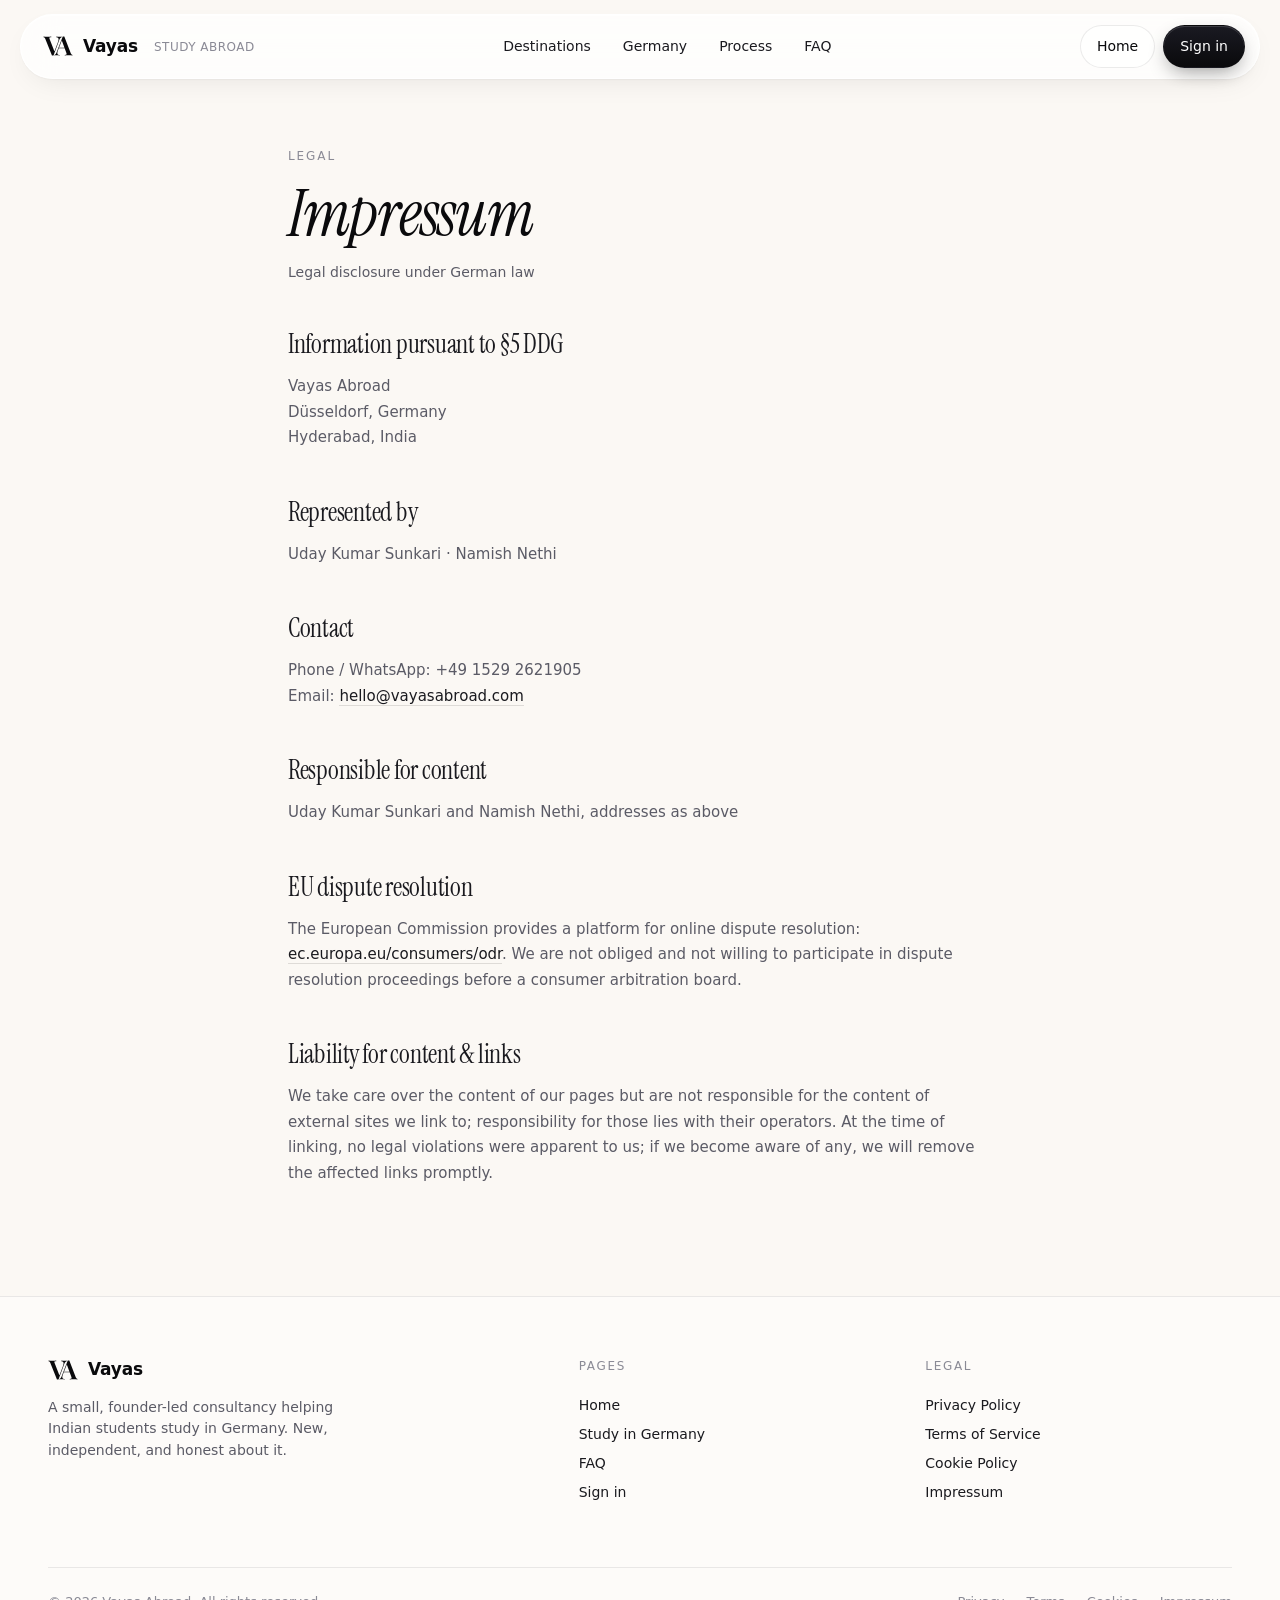
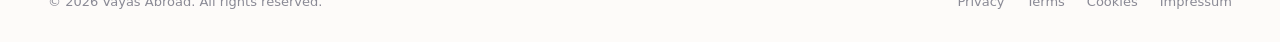
<file: public/impressum.html>
<!doctype html>
<html lang="en">
<head>
<meta charset="utf-8" />
<meta name="viewport" content="width=device-width, initial-scale=1" />
<title>Impressum — Vayas</title>
<meta name="description" content="Legal disclosure / Impressum for Vayas." />
<link rel="preconnect" href="https://fonts.googleapis.com" />
<link rel="preconnect" href="https://fonts.gstatic.com" crossorigin />
<link href="https://fonts.googleapis.com/css2?family=Instrument+Serif:ital@0;1&display=swap" rel="stylesheet" />
<link rel="stylesheet" href="assets/vayas-icons.css" />
<link rel="stylesheet" href="legal.css" />
<link rel="icon" href="data:image/svg+xml,%3Csvg%20xmlns%3D%22http%3A//www.w3.org/2000/svg%22%20viewBox%3D%220%200%20100%20100%22%3E%3Crect%20width%3D%22100%22%20height%3D%22100%22%20rx%3D%2222%22%20fill%3D%22%230a0a0c%22/%3E%3Csvg%20x%3D%2218%22%20y%3D%2230%22%20width%3D%2264%22%20height%3D%2240%22%20viewBox%3D%220%200%201128%20753%22%20fill%3D%22%23f4efe3%22%20preserveAspectRatio%3D%22xMidYMid%20meet%22%3E%3Cg%20transform%3D%22translate%2830.8%2C730.6%29%20scale%281%2C-1%29%22%3E%3Cpath%20d%3D%22M669.638671875%20708V688Q648.71875%20680.64013671875%20624.578857421875%20655.160400390625Q600.43896484375%20629.6806640625%20580.55908203125%20575.56103515625L364.75830078125%20-2.60009765625Q357.95849609375%20-2.1201171875%20350.438720703125%20-1.880126953125Q342.9189453125%20-1.64013671875%20335.1591796875%20-1.64013671875Q327.87939453125%20-1.64013671875%20320.359619140625%20-1.880126953125Q312.83984375%20-2.1201171875%20306.0400390625%20-2.60009765625L53.400390625%20624Q38.88037109375%20660.56005859375%2021.560302734375%20673.780029296875Q4.240234375%20687%20-10.7998046875%20688V708Q16.8798828125%20707%2055.49951171875%20706.0Q94.119140625%20705%20132.19873046875%20705Q176.95849609375%20705%20216.23828125%20706.0Q255.51806640625%20707%20279.39794921875%20708V688Q246.837890625%20687%20229.097900390625%20680.47998046875Q211.35791015625%20673.9599609375%20209.3779296875%20656.4599609375Q207.39794921875%20638.9599609375%20220.8779296875%20604L403.998046875%20134.9990234375L384.158203125%20111.279296875L529.359375%20499.921875Q555.1591796875%20570.2412109375%20555.59912109375%20610.82080078125Q556.0390625%20651.400390625%20534.0390625%20669.2001953125Q512.0390625%20687%20470.9990234375%20688V708Q504.31884765625%20707%20534.078857421875%20706.0Q563.8388671875%20705%20593.6787109375%20705Q616.798828125%20705%20635.71875%20706.0Q654.638671875%20707%20669.638671875%20708Z%22/%3E%3Cg%20transform%3D%22translate%28411.4%2C0%29%22%3E%3Cpath%20d%3D%22M358.99853515625%20710.60009765625%20602.03857421875%2084Q616.55859375%2047.919921875%20634.11865234375%2034.4599609375Q651.6787109375%2021%20666.23876953125%2020V0Q638.55908203125%202%20600.439453125%202.5Q562.31982421875%203%20523.240234375%203Q478.48046875%203%20439.20068359375%202.5Q399.9208984375%202%20376.041015625%200V20Q427.041015625%2022%20440.801025390625%2037.5Q454.56103515625%2053%20434.56103515625%20104L261.04052734375%20575.0810546875L278.96044921875%20598.640625L122.23974609375%20191.27880859375Q101.919921875%20139.279296875%2097.719970703125%20106.01953125Q93.52001953125%2072.759765625%20102.739990234375%2054.35986328125Q111.9599609375%2035.9599609375%20133.179931640625%2028.47998046875Q154.39990234375%2021%20184.919921875%2020V0Q152.60009765625%202%20122.580078125%202.5Q92.56005859375%203%2062.240234375%203Q40.1201171875%203%2020.7001953125%202.5Q1.2802734375%202%20-13.7197265625%200V20Q7.72021484375%2024.52001953125%2029.440185546875%2046.3798828125Q51.16015625%2068.23974609375%2071.52001953125%20121.3994140625L300.2802734375%20710.60009765625Q313.8798828125%20709.64013671875%20329.639404296875%20709.64013671875Q345.39892578125%20709.64013671875%20358.99853515625%20710.60009765625ZM439.240234375%20288V268H141.240234375L151.240234375%20288Z%22/%3E%3C/g%3E%3C/g%3E%3C/svg%3E%3C/svg%3E" />
</head>
<body>

<nav class="nav" aria-label="Primary">
  <a class="brand" href="index.html"><span class="brand-mark" aria-hidden="true" style="width:30px;height:auto;background:none;border-radius:0;box-shadow:none;display:inline-block;"><svg viewBox="0 0 1128 753" fill="currentColor" style="width:100%;height:auto;display:block"><g transform="translate(30.8,730.6) scale(1,-1)"><path d="M669.638671875 708V688Q648.71875 680.64013671875 624.578857421875 655.160400390625Q600.43896484375 629.6806640625 580.55908203125 575.56103515625L364.75830078125 -2.60009765625Q357.95849609375 -2.1201171875 350.438720703125 -1.880126953125Q342.9189453125 -1.64013671875 335.1591796875 -1.64013671875Q327.87939453125 -1.64013671875 320.359619140625 -1.880126953125Q312.83984375 -2.1201171875 306.0400390625 -2.60009765625L53.400390625 624Q38.88037109375 660.56005859375 21.560302734375 673.780029296875Q4.240234375 687 -10.7998046875 688V708Q16.8798828125 707 55.49951171875 706.0Q94.119140625 705 132.19873046875 705Q176.95849609375 705 216.23828125 706.0Q255.51806640625 707 279.39794921875 708V688Q246.837890625 687 229.097900390625 680.47998046875Q211.35791015625 673.9599609375 209.3779296875 656.4599609375Q207.39794921875 638.9599609375 220.8779296875 604L403.998046875 134.9990234375L384.158203125 111.279296875L529.359375 499.921875Q555.1591796875 570.2412109375 555.59912109375 610.82080078125Q556.0390625 651.400390625 534.0390625 669.2001953125Q512.0390625 687 470.9990234375 688V708Q504.31884765625 707 534.078857421875 706.0Q563.8388671875 705 593.6787109375 705Q616.798828125 705 635.71875 706.0Q654.638671875 707 669.638671875 708Z"/><g transform="translate(411.4,0)"><path d="M358.99853515625 710.60009765625 602.03857421875 84Q616.55859375 47.919921875 634.11865234375 34.4599609375Q651.6787109375 21 666.23876953125 20V0Q638.55908203125 2 600.439453125 2.5Q562.31982421875 3 523.240234375 3Q478.48046875 3 439.20068359375 2.5Q399.9208984375 2 376.041015625 0V20Q427.041015625 22 440.801025390625 37.5Q454.56103515625 53 434.56103515625 104L261.04052734375 575.0810546875L278.96044921875 598.640625L122.23974609375 191.27880859375Q101.919921875 139.279296875 97.719970703125 106.01953125Q93.52001953125 72.759765625 102.739990234375 54.35986328125Q111.9599609375 35.9599609375 133.179931640625 28.47998046875Q154.39990234375 21 184.919921875 20V0Q152.60009765625 2 122.580078125 2.5Q92.56005859375 3 62.240234375 3Q40.1201171875 3 20.7001953125 2.5Q1.2802734375 2 -13.7197265625 0V20Q7.72021484375 24.52001953125 29.440185546875 46.3798828125Q51.16015625 68.23974609375 71.52001953125 121.3994140625L300.2802734375 710.60009765625Q313.8798828125 709.64013671875 329.639404296875 709.64013671875Q345.39892578125 709.64013671875 358.99853515625 710.60009765625ZM439.240234375 288V268H141.240234375L151.240234375 288Z"/></g></g></svg></span> Vayas <small>study abroad</small></a>
  <div class="nav-links">
    <a href="index.html#destinations">Destinations</a>
    <a href="germany.html">Germany</a>
    <a href="index.html#process">Process</a>
    <a href="index.html#faq">FAQ</a>
  </div>
  <div class="nav-cta">
    <a class="btn btn-ghost" href="index.html">Home</a>
    <a class="btn btn-dark" href="Login.html">Sign in</a>
  </div>
</nav>

<header class="legal-head">
  <span class="kicker">Legal</span>
  <h1><em>Impressum</em></h1>
  <div class="updated">Legal disclosure under German law</div>
</header>

<main class="legal">
  <h2>Information pursuant to §5 DDG</h2>
  <p>
    Vayas Abroad<br />
    Düsseldorf, Germany<br />
    Hyderabad, India
  </p>

  <h2>Represented by</h2>
  <p>Uday Kumar Sunkari · Namish Nethi</p>

  <h2>Contact</h2>
  <p>
    Phone / WhatsApp: +49 1529 2621905<br />
    Email: <a class="inline" href="mailto:hello@vayasabroad.com">hello@vayasabroad.com</a>
  </p>

  <h2>Responsible for content</h2>
  <p>Uday Kumar Sunkari and Namish Nethi, addresses as above</p>

  <h2>EU dispute resolution</h2>
  <p>The European Commission provides a platform for online dispute resolution: <a class="inline" href="https://ec.europa.eu/consumers/odr/" target="_blank" rel="noopener">ec.europa.eu/consumers/odr</a>. We are not obliged and not willing to participate in dispute resolution proceedings before a consumer arbitration board.</p>

  <h2>Liability for content & links</h2>
  <p>We take care over the content of our pages but are not responsible for the content of external sites we link to; responsibility for those lies with their operators. At the time of linking, no legal violations were apparent to us; if we become aware of any, we will remove the affected links promptly.</p>
</main>

<footer>
  <div class="wrap">
    <div class="foot-top">
      <div>
        <div class="brand" style="margin-bottom:14px;"><span class="brand-mark" aria-hidden="true" style="width:30px;height:auto;background:none;border-radius:0;box-shadow:none;display:inline-block;"><svg viewBox="0 0 1128 753" fill="currentColor" style="width:100%;height:auto;display:block"><g transform="translate(30.8,730.6) scale(1,-1)"><path d="M669.638671875 708V688Q648.71875 680.64013671875 624.578857421875 655.160400390625Q600.43896484375 629.6806640625 580.55908203125 575.56103515625L364.75830078125 -2.60009765625Q357.95849609375 -2.1201171875 350.438720703125 -1.880126953125Q342.9189453125 -1.64013671875 335.1591796875 -1.64013671875Q327.87939453125 -1.64013671875 320.359619140625 -1.880126953125Q312.83984375 -2.1201171875 306.0400390625 -2.60009765625L53.400390625 624Q38.88037109375 660.56005859375 21.560302734375 673.780029296875Q4.240234375 687 -10.7998046875 688V708Q16.8798828125 707 55.49951171875 706.0Q94.119140625 705 132.19873046875 705Q176.95849609375 705 216.23828125 706.0Q255.51806640625 707 279.39794921875 708V688Q246.837890625 687 229.097900390625 680.47998046875Q211.35791015625 673.9599609375 209.3779296875 656.4599609375Q207.39794921875 638.9599609375 220.8779296875 604L403.998046875 134.9990234375L384.158203125 111.279296875L529.359375 499.921875Q555.1591796875 570.2412109375 555.59912109375 610.82080078125Q556.0390625 651.400390625 534.0390625 669.2001953125Q512.0390625 687 470.9990234375 688V708Q504.31884765625 707 534.078857421875 706.0Q563.8388671875 705 593.6787109375 705Q616.798828125 705 635.71875 706.0Q654.638671875 707 669.638671875 708Z"/><g transform="translate(411.4,0)"><path d="M358.99853515625 710.60009765625 602.03857421875 84Q616.55859375 47.919921875 634.11865234375 34.4599609375Q651.6787109375 21 666.23876953125 20V0Q638.55908203125 2 600.439453125 2.5Q562.31982421875 3 523.240234375 3Q478.48046875 3 439.20068359375 2.5Q399.9208984375 2 376.041015625 0V20Q427.041015625 22 440.801025390625 37.5Q454.56103515625 53 434.56103515625 104L261.04052734375 575.0810546875L278.96044921875 598.640625L122.23974609375 191.27880859375Q101.919921875 139.279296875 97.719970703125 106.01953125Q93.52001953125 72.759765625 102.739990234375 54.35986328125Q111.9599609375 35.9599609375 133.179931640625 28.47998046875Q154.39990234375 21 184.919921875 20V0Q152.60009765625 2 122.580078125 2.5Q92.56005859375 3 62.240234375 3Q40.1201171875 3 20.7001953125 2.5Q1.2802734375 2 -13.7197265625 0V20Q7.72021484375 24.52001953125 29.440185546875 46.3798828125Q51.16015625 68.23974609375 71.52001953125 121.3994140625L300.2802734375 710.60009765625Q313.8798828125 709.64013671875 329.639404296875 709.64013671875Q345.39892578125 709.64013671875 358.99853515625 710.60009765625ZM439.240234375 288V268H141.240234375L151.240234375 288Z"/></g></g></svg></span> Vayas</div>
        <p class="foot-brand">A small, founder-led consultancy helping Indian students study in Germany. New, independent, and honest about it.</p>
      </div>
      <div>
        <h5>Pages</h5>
        <a href="index.html">Home</a>
        <a href="germany.html">Study in Germany</a>
        <a href="index.html#faq">FAQ</a>
        <a href="Login.html">Sign in</a>
      </div>
      <div>
        <h5>Legal</h5>
        <a href="privacy.html">Privacy Policy</a>
        <a href="terms.html">Terms of Service</a>
        <a href="cookies.html">Cookie Policy</a>
        <a href="impressum.html">Impressum</a>
      </div>
    </div>
    <div class="foot-bottom">
      <div>© 2026 Vayas Abroad. All rights reserved.</div>
      <div class="links">
        <a href="privacy.html">Privacy</a>
        <a href="terms.html">Terms</a>
        <a href="cookies.html">Cookies</a>
        <a href="impressum.html">Impressum</a>
      </div>
    </div>
  </div>
</footer>

</body>
</html>
</file>
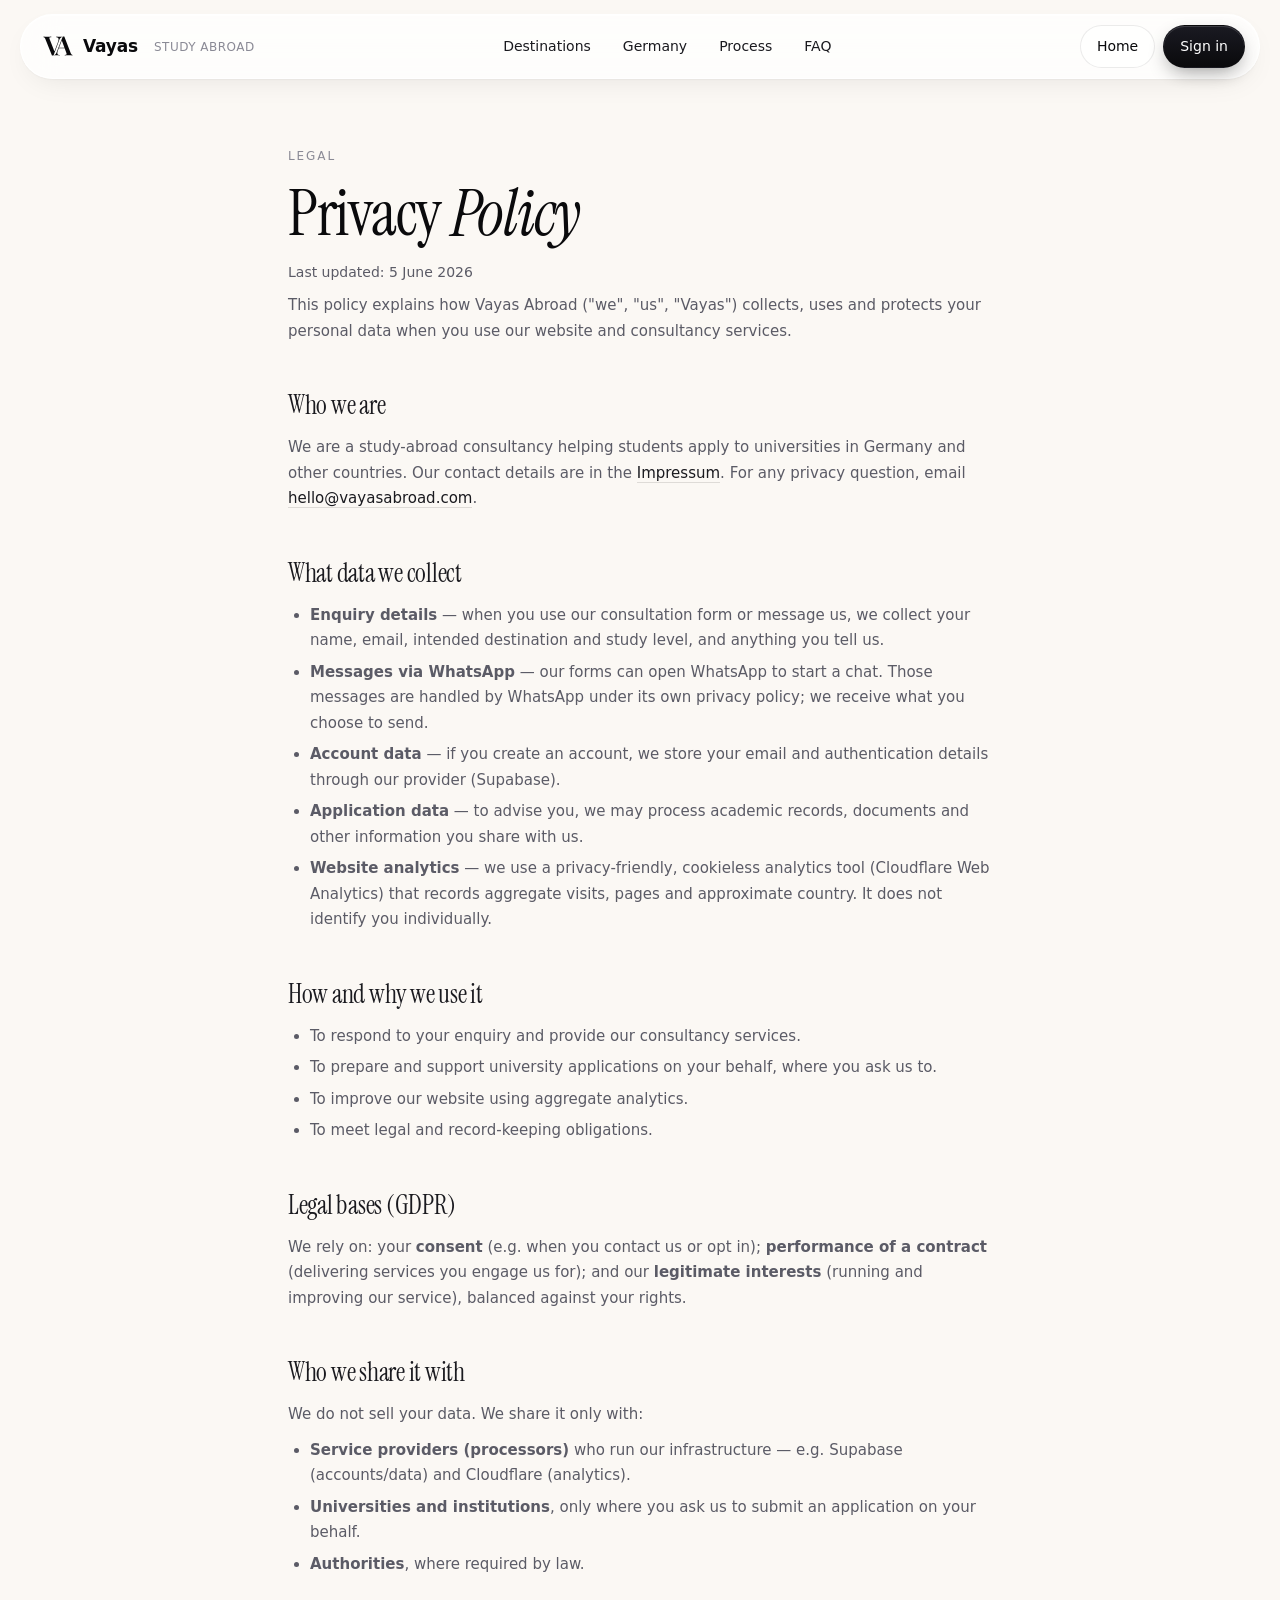
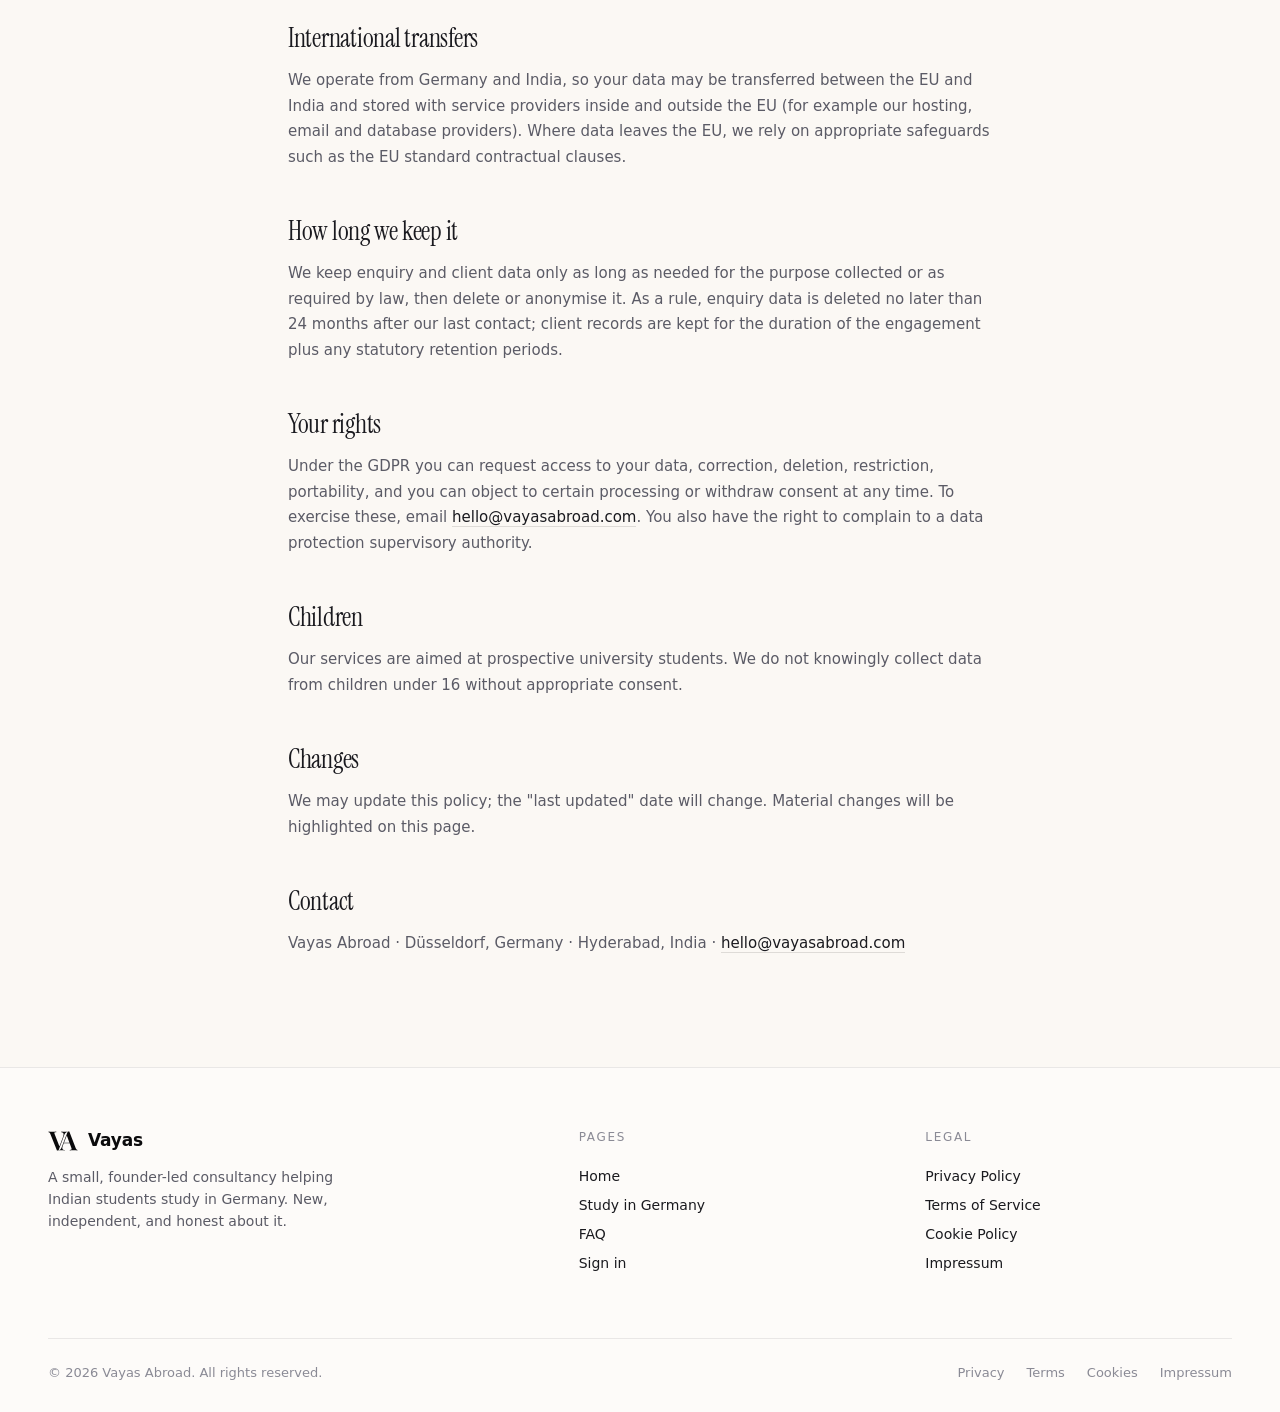
<file: public/privacy.html>
<!doctype html>
<html lang="en">
<head>
<meta charset="utf-8" />
<meta name="viewport" content="width=device-width, initial-scale=1" />
<title>Privacy Policy — Vayas</title>
<meta name="description" content="How Vayas collects, uses and protects your personal data." />
<link rel="preconnect" href="https://fonts.googleapis.com" />
<link rel="preconnect" href="https://fonts.gstatic.com" crossorigin />
<link href="https://fonts.googleapis.com/css2?family=Instrument+Serif:ital@0;1&display=swap" rel="stylesheet" />
<link rel="stylesheet" href="assets/vayas-icons.css" />
<link rel="stylesheet" href="legal.css" />
<link rel="icon" href="data:image/svg+xml,%3Csvg%20xmlns%3D%22http%3A//www.w3.org/2000/svg%22%20viewBox%3D%220%200%20100%20100%22%3E%3Crect%20width%3D%22100%22%20height%3D%22100%22%20rx%3D%2222%22%20fill%3D%22%230a0a0c%22/%3E%3Csvg%20x%3D%2218%22%20y%3D%2230%22%20width%3D%2264%22%20height%3D%2240%22%20viewBox%3D%220%200%201128%20753%22%20fill%3D%22%23f4efe3%22%20preserveAspectRatio%3D%22xMidYMid%20meet%22%3E%3Cg%20transform%3D%22translate%2830.8%2C730.6%29%20scale%281%2C-1%29%22%3E%3Cpath%20d%3D%22M669.638671875%20708V688Q648.71875%20680.64013671875%20624.578857421875%20655.160400390625Q600.43896484375%20629.6806640625%20580.55908203125%20575.56103515625L364.75830078125%20-2.60009765625Q357.95849609375%20-2.1201171875%20350.438720703125%20-1.880126953125Q342.9189453125%20-1.64013671875%20335.1591796875%20-1.64013671875Q327.87939453125%20-1.64013671875%20320.359619140625%20-1.880126953125Q312.83984375%20-2.1201171875%20306.0400390625%20-2.60009765625L53.400390625%20624Q38.88037109375%20660.56005859375%2021.560302734375%20673.780029296875Q4.240234375%20687%20-10.7998046875%20688V708Q16.8798828125%20707%2055.49951171875%20706.0Q94.119140625%20705%20132.19873046875%20705Q176.95849609375%20705%20216.23828125%20706.0Q255.51806640625%20707%20279.39794921875%20708V688Q246.837890625%20687%20229.097900390625%20680.47998046875Q211.35791015625%20673.9599609375%20209.3779296875%20656.4599609375Q207.39794921875%20638.9599609375%20220.8779296875%20604L403.998046875%20134.9990234375L384.158203125%20111.279296875L529.359375%20499.921875Q555.1591796875%20570.2412109375%20555.59912109375%20610.82080078125Q556.0390625%20651.400390625%20534.0390625%20669.2001953125Q512.0390625%20687%20470.9990234375%20688V708Q504.31884765625%20707%20534.078857421875%20706.0Q563.8388671875%20705%20593.6787109375%20705Q616.798828125%20705%20635.71875%20706.0Q654.638671875%20707%20669.638671875%20708Z%22/%3E%3Cg%20transform%3D%22translate%28411.4%2C0%29%22%3E%3Cpath%20d%3D%22M358.99853515625%20710.60009765625%20602.03857421875%2084Q616.55859375%2047.919921875%20634.11865234375%2034.4599609375Q651.6787109375%2021%20666.23876953125%2020V0Q638.55908203125%202%20600.439453125%202.5Q562.31982421875%203%20523.240234375%203Q478.48046875%203%20439.20068359375%202.5Q399.9208984375%202%20376.041015625%200V20Q427.041015625%2022%20440.801025390625%2037.5Q454.56103515625%2053%20434.56103515625%20104L261.04052734375%20575.0810546875L278.96044921875%20598.640625L122.23974609375%20191.27880859375Q101.919921875%20139.279296875%2097.719970703125%20106.01953125Q93.52001953125%2072.759765625%20102.739990234375%2054.35986328125Q111.9599609375%2035.9599609375%20133.179931640625%2028.47998046875Q154.39990234375%2021%20184.919921875%2020V0Q152.60009765625%202%20122.580078125%202.5Q92.56005859375%203%2062.240234375%203Q40.1201171875%203%2020.7001953125%202.5Q1.2802734375%202%20-13.7197265625%200V20Q7.72021484375%2024.52001953125%2029.440185546875%2046.3798828125Q51.16015625%2068.23974609375%2071.52001953125%20121.3994140625L300.2802734375%20710.60009765625Q313.8798828125%20709.64013671875%20329.639404296875%20709.64013671875Q345.39892578125%20709.64013671875%20358.99853515625%20710.60009765625ZM439.240234375%20288V268H141.240234375L151.240234375%20288Z%22/%3E%3C/g%3E%3C/g%3E%3C/svg%3E%3C/svg%3E" />
</head>
<body>

<nav class="nav" aria-label="Primary">
  <a class="brand" href="index.html"><span class="brand-mark" aria-hidden="true" style="width:30px;height:auto;background:none;border-radius:0;box-shadow:none;display:inline-block;"><svg viewBox="0 0 1128 753" fill="currentColor" style="width:100%;height:auto;display:block"><g transform="translate(30.8,730.6) scale(1,-1)"><path d="M669.638671875 708V688Q648.71875 680.64013671875 624.578857421875 655.160400390625Q600.43896484375 629.6806640625 580.55908203125 575.56103515625L364.75830078125 -2.60009765625Q357.95849609375 -2.1201171875 350.438720703125 -1.880126953125Q342.9189453125 -1.64013671875 335.1591796875 -1.64013671875Q327.87939453125 -1.64013671875 320.359619140625 -1.880126953125Q312.83984375 -2.1201171875 306.0400390625 -2.60009765625L53.400390625 624Q38.88037109375 660.56005859375 21.560302734375 673.780029296875Q4.240234375 687 -10.7998046875 688V708Q16.8798828125 707 55.49951171875 706.0Q94.119140625 705 132.19873046875 705Q176.95849609375 705 216.23828125 706.0Q255.51806640625 707 279.39794921875 708V688Q246.837890625 687 229.097900390625 680.47998046875Q211.35791015625 673.9599609375 209.3779296875 656.4599609375Q207.39794921875 638.9599609375 220.8779296875 604L403.998046875 134.9990234375L384.158203125 111.279296875L529.359375 499.921875Q555.1591796875 570.2412109375 555.59912109375 610.82080078125Q556.0390625 651.400390625 534.0390625 669.2001953125Q512.0390625 687 470.9990234375 688V708Q504.31884765625 707 534.078857421875 706.0Q563.8388671875 705 593.6787109375 705Q616.798828125 705 635.71875 706.0Q654.638671875 707 669.638671875 708Z"/><g transform="translate(411.4,0)"><path d="M358.99853515625 710.60009765625 602.03857421875 84Q616.55859375 47.919921875 634.11865234375 34.4599609375Q651.6787109375 21 666.23876953125 20V0Q638.55908203125 2 600.439453125 2.5Q562.31982421875 3 523.240234375 3Q478.48046875 3 439.20068359375 2.5Q399.9208984375 2 376.041015625 0V20Q427.041015625 22 440.801025390625 37.5Q454.56103515625 53 434.56103515625 104L261.04052734375 575.0810546875L278.96044921875 598.640625L122.23974609375 191.27880859375Q101.919921875 139.279296875 97.719970703125 106.01953125Q93.52001953125 72.759765625 102.739990234375 54.35986328125Q111.9599609375 35.9599609375 133.179931640625 28.47998046875Q154.39990234375 21 184.919921875 20V0Q152.60009765625 2 122.580078125 2.5Q92.56005859375 3 62.240234375 3Q40.1201171875 3 20.7001953125 2.5Q1.2802734375 2 -13.7197265625 0V20Q7.72021484375 24.52001953125 29.440185546875 46.3798828125Q51.16015625 68.23974609375 71.52001953125 121.3994140625L300.2802734375 710.60009765625Q313.8798828125 709.64013671875 329.639404296875 709.64013671875Q345.39892578125 709.64013671875 358.99853515625 710.60009765625ZM439.240234375 288V268H141.240234375L151.240234375 288Z"/></g></g></svg></span> Vayas <small>study abroad</small></a>
  <div class="nav-links">
    <a href="index.html#destinations">Destinations</a>
    <a href="germany.html">Germany</a>
    <a href="index.html#process">Process</a>
    <a href="index.html#faq">FAQ</a>
  </div>
  <div class="nav-cta">
    <a class="btn btn-ghost" href="index.html">Home</a>
    <a class="btn btn-dark" href="Login.html">Sign in</a>
  </div>
</nav>

<header class="legal-head">
  <span class="kicker">Legal</span>
  <h1>Privacy <em>Policy</em></h1>
  <div class="updated">Last updated: 5 June 2026</div>
</header>

<main class="legal">

  <p>This policy explains how Vayas Abroad ("we", "us", "Vayas") collects, uses and protects your personal data when you use our website and consultancy services.</p>

  <h2>Who we are</h2>
  <p>We are a study-abroad consultancy helping students apply to universities in Germany and other countries. Our contact details are in the <a class="inline" href="impressum.html">Impressum</a>. For any privacy question, email <a class="inline" href="mailto:hello@vayasabroad.com">hello@vayasabroad.com</a>.</p>

  <h2>What data we collect</h2>
  <ul>
    <li><b>Enquiry details</b> — when you use our consultation form or message us, we collect your name, email, intended destination and study level, and anything you tell us.</li>
    <li><b>Messages via WhatsApp</b> — our forms can open WhatsApp to start a chat. Those messages are handled by WhatsApp under its own privacy policy; we receive what you choose to send.</li>
    <li><b>Account data</b> — if you create an account, we store your email and authentication details through our provider (Supabase).</li>
    <li><b>Application data</b> — to advise you, we may process academic records, documents and other information you share with us.</li>
    <li><b>Website analytics</b> — we use a privacy-friendly, cookieless analytics tool (Cloudflare Web Analytics) that records aggregate visits, pages and approximate country. It does not identify you individually.</li>
  </ul>

  <h2>How and why we use it</h2>
  <ul>
    <li>To respond to your enquiry and provide our consultancy services.</li>
    <li>To prepare and support university applications on your behalf, where you ask us to.</li>
    <li>To improve our website using aggregate analytics.</li>
    <li>To meet legal and record-keeping obligations.</li>
  </ul>

  <h2>Legal bases (GDPR)</h2>
  <p>We rely on: your <b>consent</b> (e.g. when you contact us or opt in); <b>performance of a contract</b> (delivering services you engage us for); and our <b>legitimate interests</b> (running and improving our service), balanced against your rights.</p>

  <h2>Who we share it with</h2>
  <p>We do not sell your data. We share it only with:</p>
  <ul>
    <li><b>Service providers (processors)</b> who run our infrastructure — e.g. Supabase (accounts/data) and Cloudflare (analytics).</li>
    <li><b>Universities and institutions</b>, only where you ask us to submit an application on your behalf.</li>
    <li><b>Authorities</b>, where required by law.</li>
  </ul>

  <h2>International transfers</h2>
  <p>We operate from Germany and India, so your data may be transferred between the EU and India and stored with service providers inside and outside the EU (for example our hosting, email and database providers). Where data leaves the EU, we rely on appropriate safeguards such as the EU standard contractual clauses.</p>

  <h2>How long we keep it</h2>
  <p>We keep enquiry and client data only as long as needed for the purpose collected or as required by law, then delete or anonymise it. As a rule, enquiry data is deleted no later than 24 months after our last contact; client records are kept for the duration of the engagement plus any statutory retention periods.</p>

  <h2>Your rights</h2>
  <p>Under the GDPR you can request access to your data, correction, deletion, restriction, portability, and you can object to certain processing or withdraw consent at any time. To exercise these, email <a class="inline" href="mailto:hello@vayasabroad.com">hello@vayasabroad.com</a>. You also have the right to complain to a data protection supervisory authority.</p>

  <h2>Children</h2>
  <p>Our services are aimed at prospective university students. We do not knowingly collect data from children under 16 without appropriate consent.</p>

  <h2>Changes</h2>
  <p>We may update this policy; the "last updated" date will change. Material changes will be highlighted on this page.</p>

  <h2>Contact</h2>
  <p>Vayas Abroad · Düsseldorf, Germany · Hyderabad, India · <a class="inline" href="mailto:hello@vayasabroad.com">hello@vayasabroad.com</a></p>
</main>

<footer>
  <div class="wrap">
    <div class="foot-top">
      <div>
        <div class="brand" style="margin-bottom:14px;"><span class="brand-mark" aria-hidden="true" style="width:30px;height:auto;background:none;border-radius:0;box-shadow:none;display:inline-block;"><svg viewBox="0 0 1128 753" fill="currentColor" style="width:100%;height:auto;display:block"><g transform="translate(30.8,730.6) scale(1,-1)"><path d="M669.638671875 708V688Q648.71875 680.64013671875 624.578857421875 655.160400390625Q600.43896484375 629.6806640625 580.55908203125 575.56103515625L364.75830078125 -2.60009765625Q357.95849609375 -2.1201171875 350.438720703125 -1.880126953125Q342.9189453125 -1.64013671875 335.1591796875 -1.64013671875Q327.87939453125 -1.64013671875 320.359619140625 -1.880126953125Q312.83984375 -2.1201171875 306.0400390625 -2.60009765625L53.400390625 624Q38.88037109375 660.56005859375 21.560302734375 673.780029296875Q4.240234375 687 -10.7998046875 688V708Q16.8798828125 707 55.49951171875 706.0Q94.119140625 705 132.19873046875 705Q176.95849609375 705 216.23828125 706.0Q255.51806640625 707 279.39794921875 708V688Q246.837890625 687 229.097900390625 680.47998046875Q211.35791015625 673.9599609375 209.3779296875 656.4599609375Q207.39794921875 638.9599609375 220.8779296875 604L403.998046875 134.9990234375L384.158203125 111.279296875L529.359375 499.921875Q555.1591796875 570.2412109375 555.59912109375 610.82080078125Q556.0390625 651.400390625 534.0390625 669.2001953125Q512.0390625 687 470.9990234375 688V708Q504.31884765625 707 534.078857421875 706.0Q563.8388671875 705 593.6787109375 705Q616.798828125 705 635.71875 706.0Q654.638671875 707 669.638671875 708Z"/><g transform="translate(411.4,0)"><path d="M358.99853515625 710.60009765625 602.03857421875 84Q616.55859375 47.919921875 634.11865234375 34.4599609375Q651.6787109375 21 666.23876953125 20V0Q638.55908203125 2 600.439453125 2.5Q562.31982421875 3 523.240234375 3Q478.48046875 3 439.20068359375 2.5Q399.9208984375 2 376.041015625 0V20Q427.041015625 22 440.801025390625 37.5Q454.56103515625 53 434.56103515625 104L261.04052734375 575.0810546875L278.96044921875 598.640625L122.23974609375 191.27880859375Q101.919921875 139.279296875 97.719970703125 106.01953125Q93.52001953125 72.759765625 102.739990234375 54.35986328125Q111.9599609375 35.9599609375 133.179931640625 28.47998046875Q154.39990234375 21 184.919921875 20V0Q152.60009765625 2 122.580078125 2.5Q92.56005859375 3 62.240234375 3Q40.1201171875 3 20.7001953125 2.5Q1.2802734375 2 -13.7197265625 0V20Q7.72021484375 24.52001953125 29.440185546875 46.3798828125Q51.16015625 68.23974609375 71.52001953125 121.3994140625L300.2802734375 710.60009765625Q313.8798828125 709.64013671875 329.639404296875 709.64013671875Q345.39892578125 709.64013671875 358.99853515625 710.60009765625ZM439.240234375 288V268H141.240234375L151.240234375 288Z"/></g></g></svg></span> Vayas</div>
        <p class="foot-brand">A small, founder-led consultancy helping Indian students study in Germany. New, independent, and honest about it.</p>
      </div>
      <div>
        <h5>Pages</h5>
        <a href="index.html">Home</a>
        <a href="germany.html">Study in Germany</a>
        <a href="index.html#faq">FAQ</a>
        <a href="Login.html">Sign in</a>
      </div>
      <div>
        <h5>Legal</h5>
        <a href="privacy.html">Privacy Policy</a>
        <a href="terms.html">Terms of Service</a>
        <a href="cookies.html">Cookie Policy</a>
        <a href="impressum.html">Impressum</a>
      </div>
    </div>
    <div class="foot-bottom">
      <div>© 2026 Vayas Abroad. All rights reserved.</div>
      <div class="links">
        <a href="privacy.html">Privacy</a>
        <a href="terms.html">Terms</a>
        <a href="cookies.html">Cookies</a>
        <a href="impressum.html">Impressum</a>
      </div>
    </div>
  </div>
</footer>

</body>
</html>
</file>
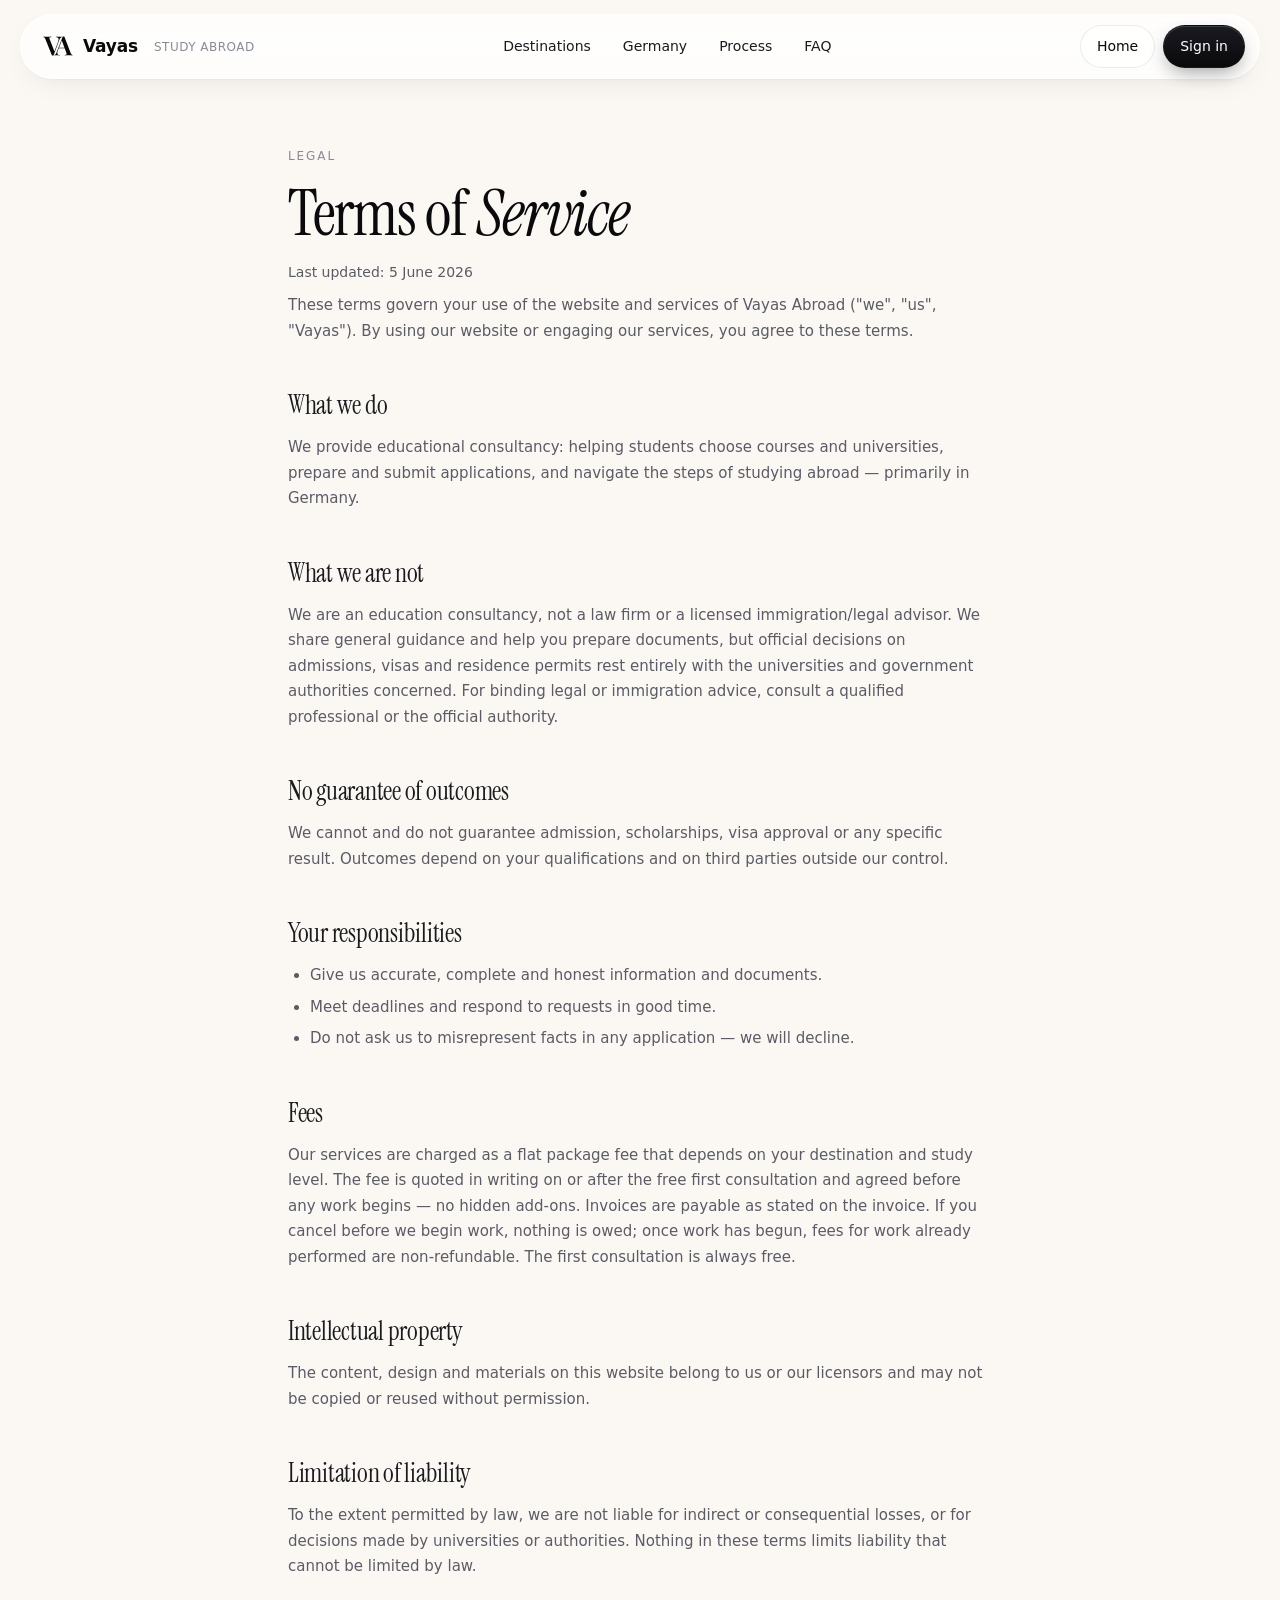
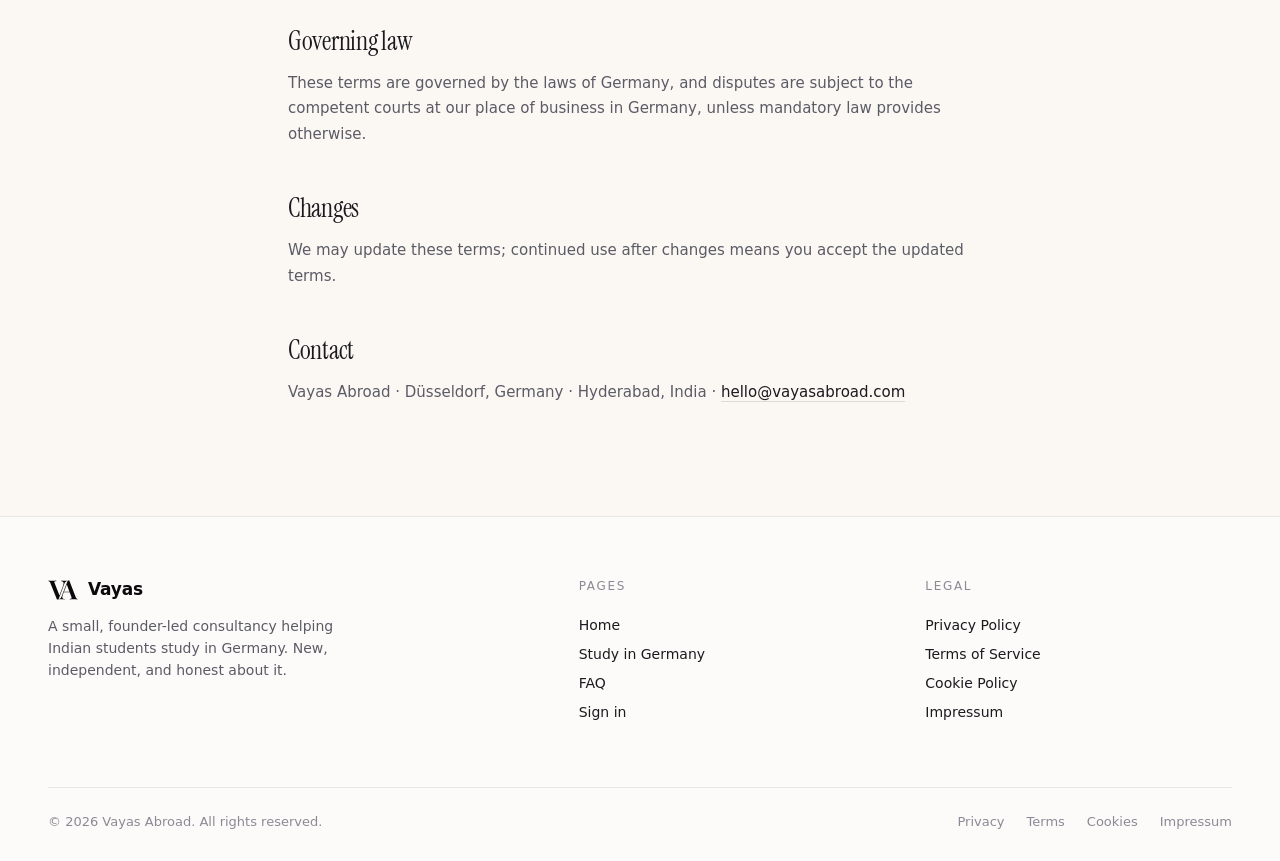
<file: public/terms.html>
<!doctype html>
<html lang="en">
<head>
<meta charset="utf-8" />
<meta name="viewport" content="width=device-width, initial-scale=1" />
<title>Terms of Service — Vayas</title>
<meta name="description" content="The terms that govern your use of Vayas's website and services." />
<link rel="preconnect" href="https://fonts.googleapis.com" />
<link rel="preconnect" href="https://fonts.gstatic.com" crossorigin />
<link href="https://fonts.googleapis.com/css2?family=Instrument+Serif:ital@0;1&display=swap" rel="stylesheet" />
<link rel="stylesheet" href="assets/vayas-icons.css" />
<link rel="stylesheet" href="legal.css" />
<link rel="icon" href="data:image/svg+xml,%3Csvg%20xmlns%3D%22http%3A//www.w3.org/2000/svg%22%20viewBox%3D%220%200%20100%20100%22%3E%3Crect%20width%3D%22100%22%20height%3D%22100%22%20rx%3D%2222%22%20fill%3D%22%230a0a0c%22/%3E%3Csvg%20x%3D%2218%22%20y%3D%2230%22%20width%3D%2264%22%20height%3D%2240%22%20viewBox%3D%220%200%201128%20753%22%20fill%3D%22%23f4efe3%22%20preserveAspectRatio%3D%22xMidYMid%20meet%22%3E%3Cg%20transform%3D%22translate%2830.8%2C730.6%29%20scale%281%2C-1%29%22%3E%3Cpath%20d%3D%22M669.638671875%20708V688Q648.71875%20680.64013671875%20624.578857421875%20655.160400390625Q600.43896484375%20629.6806640625%20580.55908203125%20575.56103515625L364.75830078125%20-2.60009765625Q357.95849609375%20-2.1201171875%20350.438720703125%20-1.880126953125Q342.9189453125%20-1.64013671875%20335.1591796875%20-1.64013671875Q327.87939453125%20-1.64013671875%20320.359619140625%20-1.880126953125Q312.83984375%20-2.1201171875%20306.0400390625%20-2.60009765625L53.400390625%20624Q38.88037109375%20660.56005859375%2021.560302734375%20673.780029296875Q4.240234375%20687%20-10.7998046875%20688V708Q16.8798828125%20707%2055.49951171875%20706.0Q94.119140625%20705%20132.19873046875%20705Q176.95849609375%20705%20216.23828125%20706.0Q255.51806640625%20707%20279.39794921875%20708V688Q246.837890625%20687%20229.097900390625%20680.47998046875Q211.35791015625%20673.9599609375%20209.3779296875%20656.4599609375Q207.39794921875%20638.9599609375%20220.8779296875%20604L403.998046875%20134.9990234375L384.158203125%20111.279296875L529.359375%20499.921875Q555.1591796875%20570.2412109375%20555.59912109375%20610.82080078125Q556.0390625%20651.400390625%20534.0390625%20669.2001953125Q512.0390625%20687%20470.9990234375%20688V708Q504.31884765625%20707%20534.078857421875%20706.0Q563.8388671875%20705%20593.6787109375%20705Q616.798828125%20705%20635.71875%20706.0Q654.638671875%20707%20669.638671875%20708Z%22/%3E%3Cg%20transform%3D%22translate%28411.4%2C0%29%22%3E%3Cpath%20d%3D%22M358.99853515625%20710.60009765625%20602.03857421875%2084Q616.55859375%2047.919921875%20634.11865234375%2034.4599609375Q651.6787109375%2021%20666.23876953125%2020V0Q638.55908203125%202%20600.439453125%202.5Q562.31982421875%203%20523.240234375%203Q478.48046875%203%20439.20068359375%202.5Q399.9208984375%202%20376.041015625%200V20Q427.041015625%2022%20440.801025390625%2037.5Q454.56103515625%2053%20434.56103515625%20104L261.04052734375%20575.0810546875L278.96044921875%20598.640625L122.23974609375%20191.27880859375Q101.919921875%20139.279296875%2097.719970703125%20106.01953125Q93.52001953125%2072.759765625%20102.739990234375%2054.35986328125Q111.9599609375%2035.9599609375%20133.179931640625%2028.47998046875Q154.39990234375%2021%20184.919921875%2020V0Q152.60009765625%202%20122.580078125%202.5Q92.56005859375%203%2062.240234375%203Q40.1201171875%203%2020.7001953125%202.5Q1.2802734375%202%20-13.7197265625%200V20Q7.72021484375%2024.52001953125%2029.440185546875%2046.3798828125Q51.16015625%2068.23974609375%2071.52001953125%20121.3994140625L300.2802734375%20710.60009765625Q313.8798828125%20709.64013671875%20329.639404296875%20709.64013671875Q345.39892578125%20709.64013671875%20358.99853515625%20710.60009765625ZM439.240234375%20288V268H141.240234375L151.240234375%20288Z%22/%3E%3C/g%3E%3C/g%3E%3C/svg%3E%3C/svg%3E" />
</head>
<body>

<nav class="nav" aria-label="Primary">
  <a class="brand" href="index.html"><span class="brand-mark" aria-hidden="true" style="width:30px;height:auto;background:none;border-radius:0;box-shadow:none;display:inline-block;"><svg viewBox="0 0 1128 753" fill="currentColor" style="width:100%;height:auto;display:block"><g transform="translate(30.8,730.6) scale(1,-1)"><path d="M669.638671875 708V688Q648.71875 680.64013671875 624.578857421875 655.160400390625Q600.43896484375 629.6806640625 580.55908203125 575.56103515625L364.75830078125 -2.60009765625Q357.95849609375 -2.1201171875 350.438720703125 -1.880126953125Q342.9189453125 -1.64013671875 335.1591796875 -1.64013671875Q327.87939453125 -1.64013671875 320.359619140625 -1.880126953125Q312.83984375 -2.1201171875 306.0400390625 -2.60009765625L53.400390625 624Q38.88037109375 660.56005859375 21.560302734375 673.780029296875Q4.240234375 687 -10.7998046875 688V708Q16.8798828125 707 55.49951171875 706.0Q94.119140625 705 132.19873046875 705Q176.95849609375 705 216.23828125 706.0Q255.51806640625 707 279.39794921875 708V688Q246.837890625 687 229.097900390625 680.47998046875Q211.35791015625 673.9599609375 209.3779296875 656.4599609375Q207.39794921875 638.9599609375 220.8779296875 604L403.998046875 134.9990234375L384.158203125 111.279296875L529.359375 499.921875Q555.1591796875 570.2412109375 555.59912109375 610.82080078125Q556.0390625 651.400390625 534.0390625 669.2001953125Q512.0390625 687 470.9990234375 688V708Q504.31884765625 707 534.078857421875 706.0Q563.8388671875 705 593.6787109375 705Q616.798828125 705 635.71875 706.0Q654.638671875 707 669.638671875 708Z"/><g transform="translate(411.4,0)"><path d="M358.99853515625 710.60009765625 602.03857421875 84Q616.55859375 47.919921875 634.11865234375 34.4599609375Q651.6787109375 21 666.23876953125 20V0Q638.55908203125 2 600.439453125 2.5Q562.31982421875 3 523.240234375 3Q478.48046875 3 439.20068359375 2.5Q399.9208984375 2 376.041015625 0V20Q427.041015625 22 440.801025390625 37.5Q454.56103515625 53 434.56103515625 104L261.04052734375 575.0810546875L278.96044921875 598.640625L122.23974609375 191.27880859375Q101.919921875 139.279296875 97.719970703125 106.01953125Q93.52001953125 72.759765625 102.739990234375 54.35986328125Q111.9599609375 35.9599609375 133.179931640625 28.47998046875Q154.39990234375 21 184.919921875 20V0Q152.60009765625 2 122.580078125 2.5Q92.56005859375 3 62.240234375 3Q40.1201171875 3 20.7001953125 2.5Q1.2802734375 2 -13.7197265625 0V20Q7.72021484375 24.52001953125 29.440185546875 46.3798828125Q51.16015625 68.23974609375 71.52001953125 121.3994140625L300.2802734375 710.60009765625Q313.8798828125 709.64013671875 329.639404296875 709.64013671875Q345.39892578125 709.64013671875 358.99853515625 710.60009765625ZM439.240234375 288V268H141.240234375L151.240234375 288Z"/></g></g></svg></span> Vayas <small>study abroad</small></a>
  <div class="nav-links">
    <a href="index.html#destinations">Destinations</a>
    <a href="germany.html">Germany</a>
    <a href="index.html#process">Process</a>
    <a href="index.html#faq">FAQ</a>
  </div>
  <div class="nav-cta">
    <a class="btn btn-ghost" href="index.html">Home</a>
    <a class="btn btn-dark" href="Login.html">Sign in</a>
  </div>
</nav>

<header class="legal-head">
  <span class="kicker">Legal</span>
  <h1>Terms of <em>Service</em></h1>
  <div class="updated">Last updated: 5 June 2026</div>
</header>

<main class="legal">

  <p>These terms govern your use of the website and services of Vayas Abroad ("we", "us", "Vayas"). By using our website or engaging our services, you agree to these terms.</p>

  <h2>What we do</h2>
  <p>We provide educational consultancy: helping students choose courses and universities, prepare and submit applications, and navigate the steps of studying abroad — primarily in Germany.</p>

  <h2>What we are not</h2>
  <p>We are an education consultancy, not a law firm or a licensed immigration/legal advisor. We share general guidance and help you prepare documents, but official decisions on admissions, visas and residence permits rest entirely with the universities and government authorities concerned. For binding legal or immigration advice, consult a qualified professional or the official authority.</p>

  <h2>No guarantee of outcomes</h2>
  <p>We cannot and do not guarantee admission, scholarships, visa approval or any specific result. Outcomes depend on your qualifications and on third parties outside our control.</p>

  <h2>Your responsibilities</h2>
  <ul>
    <li>Give us accurate, complete and honest information and documents.</li>
    <li>Meet deadlines and respond to requests in good time.</li>
    <li>Do not ask us to misrepresent facts in any application — we will decline.</li>
  </ul>

  <h2>Fees</h2>
  <p>Our services are charged as a flat package fee that depends on your destination and study level. The fee is quoted in writing on or after the free first consultation and agreed before any work begins — no hidden add-ons. Invoices are payable as stated on the invoice. If you cancel before we begin work, nothing is owed; once work has begun, fees for work already performed are non-refundable. The first consultation is always free.</p>

  <h2>Intellectual property</h2>
  <p>The content, design and materials on this website belong to us or our licensors and may not be copied or reused without permission.</p>

  <h2>Limitation of liability</h2>
  <p>To the extent permitted by law, we are not liable for indirect or consequential losses, or for decisions made by universities or authorities. Nothing in these terms limits liability that cannot be limited by law.</p>

  <h2>Governing law</h2>
  <p>These terms are governed by the laws of Germany, and disputes are subject to the competent courts at our place of business in Germany, unless mandatory law provides otherwise.</p>

  <h2>Changes</h2>
  <p>We may update these terms; continued use after changes means you accept the updated terms.</p>

  <h2>Contact</h2>
  <p>Vayas Abroad · Düsseldorf, Germany · Hyderabad, India · <a class="inline" href="mailto:hello@vayasabroad.com">hello@vayasabroad.com</a></p>
</main>

<footer>
  <div class="wrap">
    <div class="foot-top">
      <div>
        <div class="brand" style="margin-bottom:14px;"><span class="brand-mark" aria-hidden="true" style="width:30px;height:auto;background:none;border-radius:0;box-shadow:none;display:inline-block;"><svg viewBox="0 0 1128 753" fill="currentColor" style="width:100%;height:auto;display:block"><g transform="translate(30.8,730.6) scale(1,-1)"><path d="M669.638671875 708V688Q648.71875 680.64013671875 624.578857421875 655.160400390625Q600.43896484375 629.6806640625 580.55908203125 575.56103515625L364.75830078125 -2.60009765625Q357.95849609375 -2.1201171875 350.438720703125 -1.880126953125Q342.9189453125 -1.64013671875 335.1591796875 -1.64013671875Q327.87939453125 -1.64013671875 320.359619140625 -1.880126953125Q312.83984375 -2.1201171875 306.0400390625 -2.60009765625L53.400390625 624Q38.88037109375 660.56005859375 21.560302734375 673.780029296875Q4.240234375 687 -10.7998046875 688V708Q16.8798828125 707 55.49951171875 706.0Q94.119140625 705 132.19873046875 705Q176.95849609375 705 216.23828125 706.0Q255.51806640625 707 279.39794921875 708V688Q246.837890625 687 229.097900390625 680.47998046875Q211.35791015625 673.9599609375 209.3779296875 656.4599609375Q207.39794921875 638.9599609375 220.8779296875 604L403.998046875 134.9990234375L384.158203125 111.279296875L529.359375 499.921875Q555.1591796875 570.2412109375 555.59912109375 610.82080078125Q556.0390625 651.400390625 534.0390625 669.2001953125Q512.0390625 687 470.9990234375 688V708Q504.31884765625 707 534.078857421875 706.0Q563.8388671875 705 593.6787109375 705Q616.798828125 705 635.71875 706.0Q654.638671875 707 669.638671875 708Z"/><g transform="translate(411.4,0)"><path d="M358.99853515625 710.60009765625 602.03857421875 84Q616.55859375 47.919921875 634.11865234375 34.4599609375Q651.6787109375 21 666.23876953125 20V0Q638.55908203125 2 600.439453125 2.5Q562.31982421875 3 523.240234375 3Q478.48046875 3 439.20068359375 2.5Q399.9208984375 2 376.041015625 0V20Q427.041015625 22 440.801025390625 37.5Q454.56103515625 53 434.56103515625 104L261.04052734375 575.0810546875L278.96044921875 598.640625L122.23974609375 191.27880859375Q101.919921875 139.279296875 97.719970703125 106.01953125Q93.52001953125 72.759765625 102.739990234375 54.35986328125Q111.9599609375 35.9599609375 133.179931640625 28.47998046875Q154.39990234375 21 184.919921875 20V0Q152.60009765625 2 122.580078125 2.5Q92.56005859375 3 62.240234375 3Q40.1201171875 3 20.7001953125 2.5Q1.2802734375 2 -13.7197265625 0V20Q7.72021484375 24.52001953125 29.440185546875 46.3798828125Q51.16015625 68.23974609375 71.52001953125 121.3994140625L300.2802734375 710.60009765625Q313.8798828125 709.64013671875 329.639404296875 709.64013671875Q345.39892578125 709.64013671875 358.99853515625 710.60009765625ZM439.240234375 288V268H141.240234375L151.240234375 288Z"/></g></g></svg></span> Vayas</div>
        <p class="foot-brand">A small, founder-led consultancy helping Indian students study in Germany. New, independent, and honest about it.</p>
      </div>
      <div>
        <h5>Pages</h5>
        <a href="index.html">Home</a>
        <a href="germany.html">Study in Germany</a>
        <a href="index.html#faq">FAQ</a>
        <a href="Login.html">Sign in</a>
      </div>
      <div>
        <h5>Legal</h5>
        <a href="privacy.html">Privacy Policy</a>
        <a href="terms.html">Terms of Service</a>
        <a href="cookies.html">Cookie Policy</a>
        <a href="impressum.html">Impressum</a>
      </div>
    </div>
    <div class="foot-bottom">
      <div>© 2026 Vayas Abroad. All rights reserved.</div>
      <div class="links">
        <a href="privacy.html">Privacy</a>
        <a href="terms.html">Terms</a>
        <a href="cookies.html">Cookies</a>
        <a href="impressum.html">Impressum</a>
      </div>
    </div>
  </div>
</footer>

</body>
</html>
</file>
<file: public/assets/vayas-icons.css>
/* Vayas icons — self-hosted subset of Tabler Icons (MIT). */
@font-face{font-family:"tabler-icons";font-style:normal;font-weight:400;font-display:swap;src:url("[data-uri]") format("woff2")}
.ti{font-family:"tabler-icons"!important;speak:none;font-style:normal;font-weight:400;font-variant:normal;text-transform:none;line-height:1;display:inline-block;-webkit-font-smoothing:antialiased;-moz-osx-font-smoothing:grayscale}
.ti-activity:before{content:"\ed23"}
.ti-adjustments:before{content:"\ea03"}
.ti-alert-circle:before{content:"\ea05"}
.ti-arrow-left:before{content:"\ea19"}
.ti-arrow-right:before{content:"\ea1f"}
.ti-arrow-up:before{content:"\ea25"}
.ti-arrow-up-right:before{content:"\ea24"}
.ti-arrows-sort:before{content:"\eb5a"}
.ti-award:before{content:"\ea2c"}
.ti-bell:before{content:"\ea35"}
.ti-book:before{content:"\ea39"}
.ti-bookmark:before{content:"\ea3a"}
.ti-brand-apple:before{content:"\ec17"}
.ti-brand-google:before{content:"\ec1f"}
.ti-brand-mastercard:before{content:"\ef49"}
.ti-brand-visa:before{content:"\f380"}
.ti-brand-whatsapp:before{content:"\ec74"}
.ti-briefcase:before{content:"\ea46"}
.ti-building:before{content:"\ea4f"}
.ti-building-bank:before{content:"\ebe2"}
.ti-calendar:before{content:"\ea53"}
.ti-calendar-check:before{content:"\f824"}
.ti-calendar-due:before{content:"\f621"}
.ti-calendar-event:before{content:"\ea52"}
.ti-camera:before{content:"\ea54"}
.ti-cash:before{content:"\ea55"}
.ti-certificate:before{content:"\ed76"}
.ti-chart-bar:before{content:"\ea59"}
.ti-check:before{content:"\ea5e"}
.ti-checks:before{content:"\ebaa"}
.ti-chevron-down:before{content:"\ea5f"}
.ti-chevron-left:before{content:"\ea60"}
.ti-chevron-right:before{content:"\ea61"}
.ti-clock:before{content:"\ea70"}
.ti-cloud-upload:before{content:"\ea75"}
.ti-coin:before{content:"\eb82"}
.ti-credit-card:before{content:"\ea84"}
.ti-device-desktop:before{content:"\ea89"}
.ti-device-laptop:before{content:"\eb64"}
.ti-device-mobile:before{content:"\ea8a"}
.ti-dots:before{content:"\ea95"}
.ti-dots-vertical:before{content:"\ea94"}
.ti-download:before{content:"\ea96"}
.ti-edit:before{content:"\ea98"}
.ti-external-link:before{content:"\ea99"}
.ti-eye:before{content:"\ea9a"}
.ti-eye-off:before{content:"\ecf0"}
.ti-file-certificate:before{content:"\ed4d"}
.ti-file-text:before{content:"\eaa2"}
.ti-file-upload:before{content:"\ec91"}
.ti-files:before{content:"\edef"}
.ti-folder:before{content:"\eaad"}
.ti-folder-plus:before{content:"\eaab"}
.ti-headphones:before{content:"\eabd"}
.ti-help:before{content:"\eabf"}
.ti-help-circle:before{content:"\f91d"}
.ti-id:before{content:"\eac3"}
.ti-info-circle:before{content:"\eac5"}
.ti-language:before{content:"\ebbe"}
.ti-layout-dashboard:before{content:"\f02c"}
.ti-layout-grid:before{content:"\edba"}
.ti-license:before{content:"\ebc0"}
.ti-list-search:before{content:"\eea9"}
.ti-lock:before{content:"\eae2"}
.ti-logout:before{content:"\eba8"}
.ti-mail:before{content:"\eae5"}
.ti-message:before{content:"\eaef"}
.ti-message-circle:before{content:"\eaed"}
.ti-messages:before{content:"\eb6c"}
.ti-mood-empty:before{content:"\eeb5"}
.ti-mood-smile:before{content:"\eaf7"}
.ti-paperclip:before{content:"\eb02"}
.ti-pencil:before{content:"\eb04"}
.ti-phone:before{content:"\eb09"}
.ti-photo:before{content:"\eb0a"}
.ti-plane-departure:before{content:"\eb9a"}
.ti-plus:before{content:"\eb0b"}
.ti-receipt:before{content:"\edfd"}
.ti-school:before{content:"\ecf7"}
.ti-search:before{content:"\eb1c"}
.ti-send:before{content:"\eb1e"}
.ti-settings:before{content:"\eb20"}
.ti-shield-lock:before{content:"\ed58"}
.ti-sparkles:before{content:"\f6d7"}
.ti-speakerphone:before{content:"\ed61"}
.ti-tools:before{content:"\ebca"}
.ti-trash:before{content:"\eb41"}
.ti-trending-up:before{content:"\eb43"}
.ti-upload:before{content:"\eb47"}
.ti-user:before{content:"\eb4d"}
.ti-user-heart:before{content:"\f7cd"}
.ti-user-plus:before{content:"\eb4b"}
.ti-user-star:before{content:"\f7d1"}
.ti-users:before{content:"\ebf2"}
.ti-video:before{content:"\ed22"}
.ti-world:before{content:"\eb54"}
.ti-x:before{content:"\eb55"}
</file>
<file: public/legal.css>
/* ============================================================
   Shared styles for the legal pages (privacy / terms / cookies / impressum).
   Mirrors the main site's design tokens so these pages look native.
   ============================================================ */
:root{
  --ink:#0a0a0c; --ink-2:#1a1a1f; --muted:#5b5b66; --muted-2:#8a8a95;
  --line:rgba(10,10,12,0.08); --line-2:rgba(10,10,12,0.12);
  --paper:#ffffff; --glass-strong:rgba(255,255,255,0.72); --glass-edge:rgba(255,255,255,0.9);
  --serif:"Instrument Serif","New York","Times New Roman",serif;
  --sans:-apple-system,BlinkMacSystemFont,"SF Pro Display","SF Pro Text",system-ui,"Segoe UI",Helvetica,Arial,sans-serif;
  --radius:22px;
  --shadow-soft:0 1px 0 rgba(255,255,255,0.6) inset,0 1px 2px rgba(10,10,12,0.04),0 10px 30px -12px rgba(10,10,12,0.10);
}
*{ box-sizing:border-box; }
html,body{ margin:0; padding:0; }
html{ scroll-behavior:smooth; }
body{ font-family:var(--sans); color:var(--ink); background:#fbf8f4; -webkit-font-smoothing:antialiased; line-height:1.5; }
a{ color:inherit; text-decoration:none; }

.wrap{ max-width:1240px; margin:0 auto; padding:0 28px; }

/* nav */
.nav{
  position:sticky; top:14px; z-index:50;
  margin:14px auto 0; width:min(1240px,calc(100% - 28px));
  display:flex; align-items:center; justify-content:space-between;
  padding:10px 14px 10px 22px;
  background:var(--glass-strong); border:1px solid var(--glass-edge);
  border-radius:999px; backdrop-filter:blur(18px); -webkit-backdrop-filter:blur(18px);
  box-shadow:var(--shadow-soft);
}
.brand{ display:flex; align-items:center; gap:10px; font-weight:600; letter-spacing:-0.01em; font-size:17px; }
.brand-mark{ width:26px; height:26px; border-radius:50%; background:conic-gradient(from 210deg,#0a0a0c,#2a2a35,#0a0a0c); box-shadow:inset 0 0 0 1px rgba(255,255,255,0.18),0 4px 10px rgba(10,10,12,0.18); }
.brand small{ font-weight:400; color:var(--muted-2); margin-left:6px; font-size:12px; letter-spacing:.04em; text-transform:uppercase; }
.nav-links{ display:flex; gap:4px; }
.nav-links a{ padding:8px 14px; border-radius:999px; font-size:14px; color:var(--ink-2); transition:background .2s ease; }
.nav-links a:hover{ background:rgba(10,10,12,0.05); }
.nav-cta{ display:flex; gap:8px; align-items:center; }
.btn{ display:inline-flex; align-items:center; gap:8px; padding:10px 16px; border-radius:999px; font-size:14px; font-weight:500; border:1px solid transparent; transition:transform .15s ease,background .2s ease,box-shadow .2s ease; }
.btn:hover{ transform:translateY(-1px); }
.btn-ghost{ color:var(--ink); border-color:var(--line); background:rgba(255,255,255,0.6); }
.btn-ghost:hover{ background:rgba(255,255,255,0.9); }
.btn-dark{ background:linear-gradient(180deg,#1a1a22 0%,#0a0a0c 100%); color:#fff; box-shadow:0 1px 0 rgba(255,255,255,0.15) inset,0 8px 20px -6px rgba(10,10,12,0.45); }

/* legal content */
.legal-head{ max-width:760px; margin:64px auto 0; padding:0 28px; }
.kicker{ font-size:12px; letter-spacing:.16em; text-transform:uppercase; color:var(--muted-2); font-weight:500; }
.legal-head h1{ font-family:var(--serif); font-weight:400; font-size:clamp(40px,7vw,64px); line-height:1.02; letter-spacing:-0.02em; margin:14px 0 0; }
.legal-head h1 em{ font-style:italic; }
.updated{ margin-top:16px; color:var(--muted); font-size:14px; }

.legal{ max-width:760px; margin:8px auto 0; padding:0 28px 40px; }
.legal .notice{ margin:28px 0; padding:16px 18px; border:1px solid var(--line-2); border-radius:16px; background:rgba(255,255,255,0.6); color:var(--muted); font-size:13.5px; line-height:1.6; }
.legal h2{ font-family:var(--serif); font-weight:400; font-size:26px; letter-spacing:-0.01em; margin:42px 0 10px; color:var(--ink-2); }
.legal h3{ font-size:15px; font-weight:600; margin:22px 0 6px; }
.legal p{ color:var(--muted); font-size:15px; line-height:1.7; margin:10px 0; }
.legal ul{ color:var(--muted); font-size:15px; line-height:1.7; padding-left:22px; margin:10px 0; }
.legal li{ margin:6px 0; }
.legal a.inline{ color:var(--ink-2); border-bottom:1px solid var(--line-2); }
.legal .fill{ background:#fdf3d6; padding:1px 6px; border-radius:6px; font-size:13.5px; color:#6b5a1f; }
.legal table{ width:100%; border-collapse:collapse; margin:14px 0; font-size:14px; }
.legal th,.legal td{ text-align:left; padding:10px 12px; border-bottom:1px solid var(--line); color:var(--muted); vertical-align:top; }
.legal th{ color:var(--ink-2); font-weight:600; }

/* footer */
footer{ margin-top:60px; padding:60px 0 30px; border-top:1px solid var(--line); background:rgba(255,255,255,0.5); }
.foot-top{ display:grid; grid-template-columns:1.6fr 1fr 1fr; gap:40px; }
.foot-top h5{ font-size:12px; text-transform:uppercase; letter-spacing:.14em; color:var(--muted-2); margin:0 0 16px; font-weight:500; }
.foot-top a{ display:block; padding:4px 0; color:var(--ink-2); font-size:14px; }
.foot-brand{ max-width:320px; color:var(--muted); font-size:14px; line-height:1.55; }
.foot-bottom{ margin-top:60px; padding-top:24px; border-top:1px solid var(--line); display:flex; align-items:center; justify-content:space-between; color:var(--muted-2); font-size:13px; }
.foot-bottom .links{ display:flex; gap:22px; }
.foot-bottom .links a:hover{ color:var(--ink); }

@media (max-width:720px){
  .nav-links{ display:none; }
  .foot-top{ grid-template-columns:1fr 1fr; gap:28px; }
  .foot-bottom{ flex-direction:column; gap:14px; align-items:flex-start; }
}
</file>
